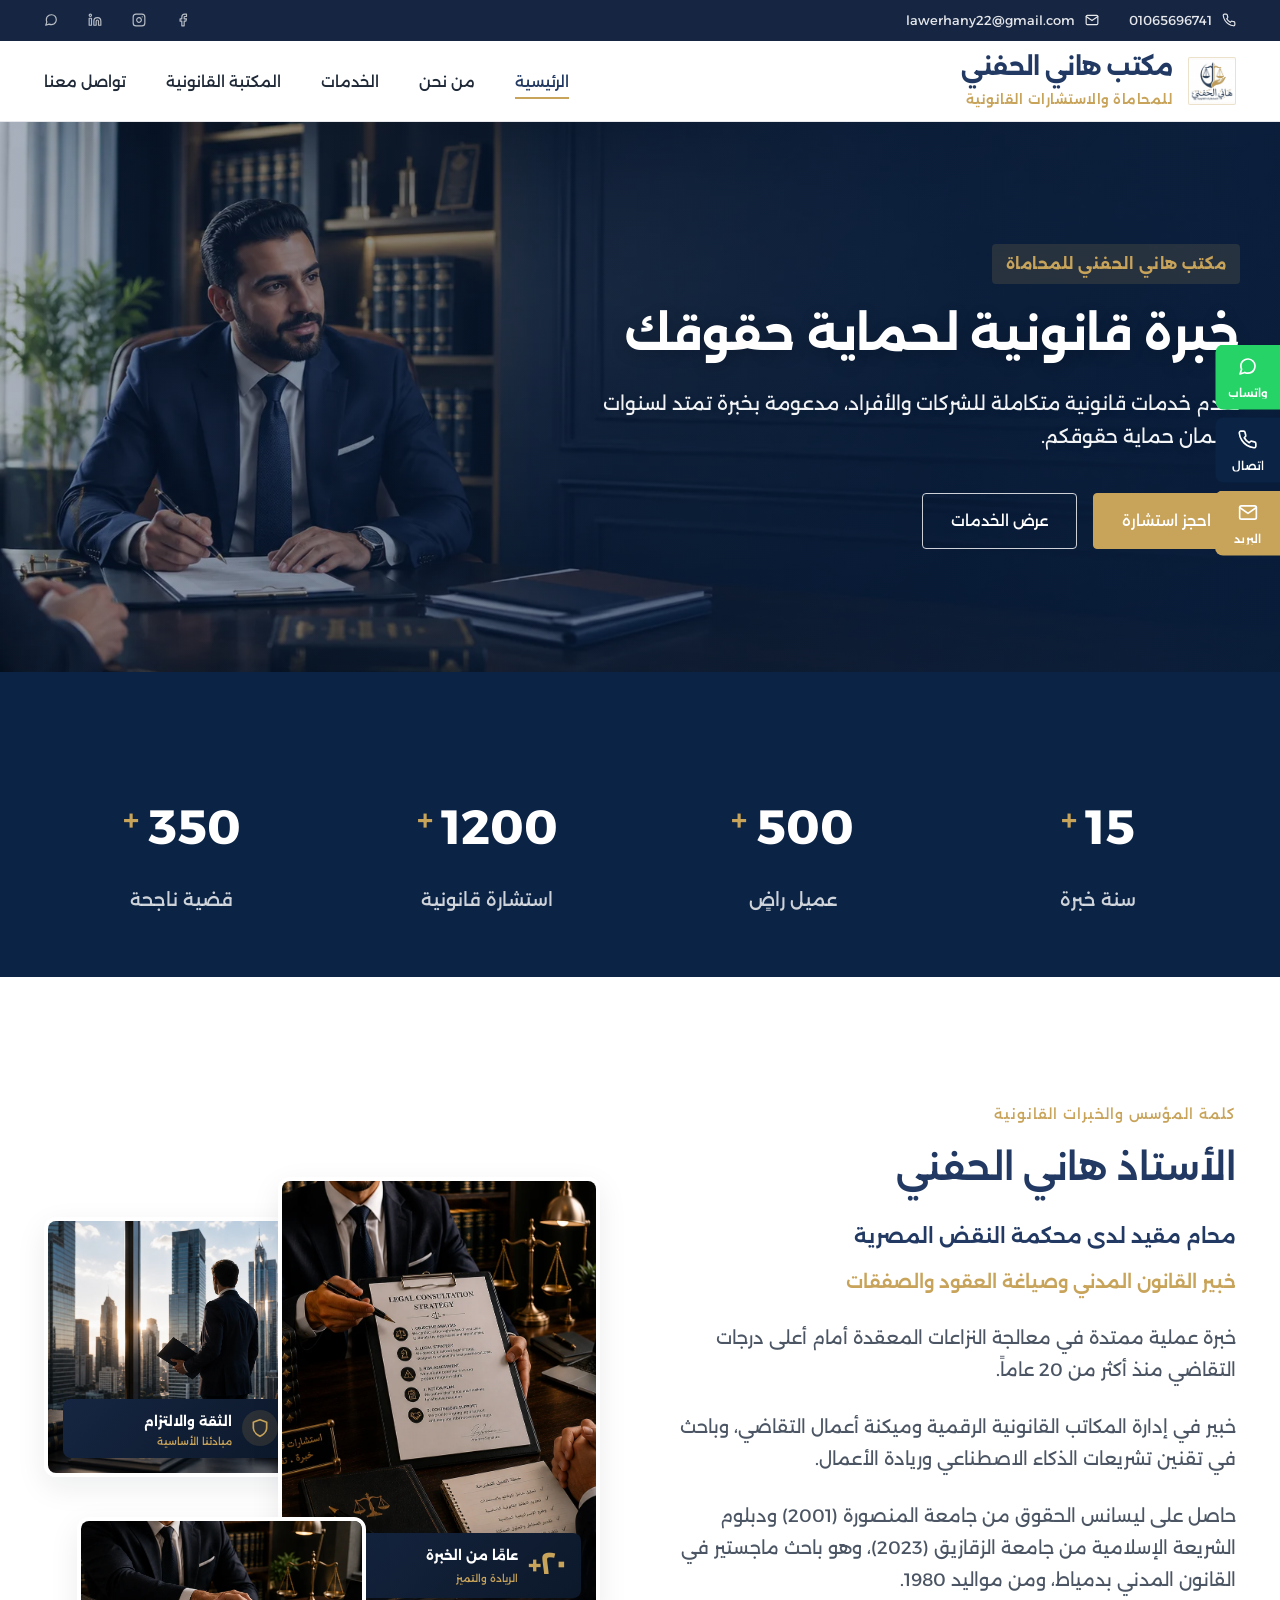
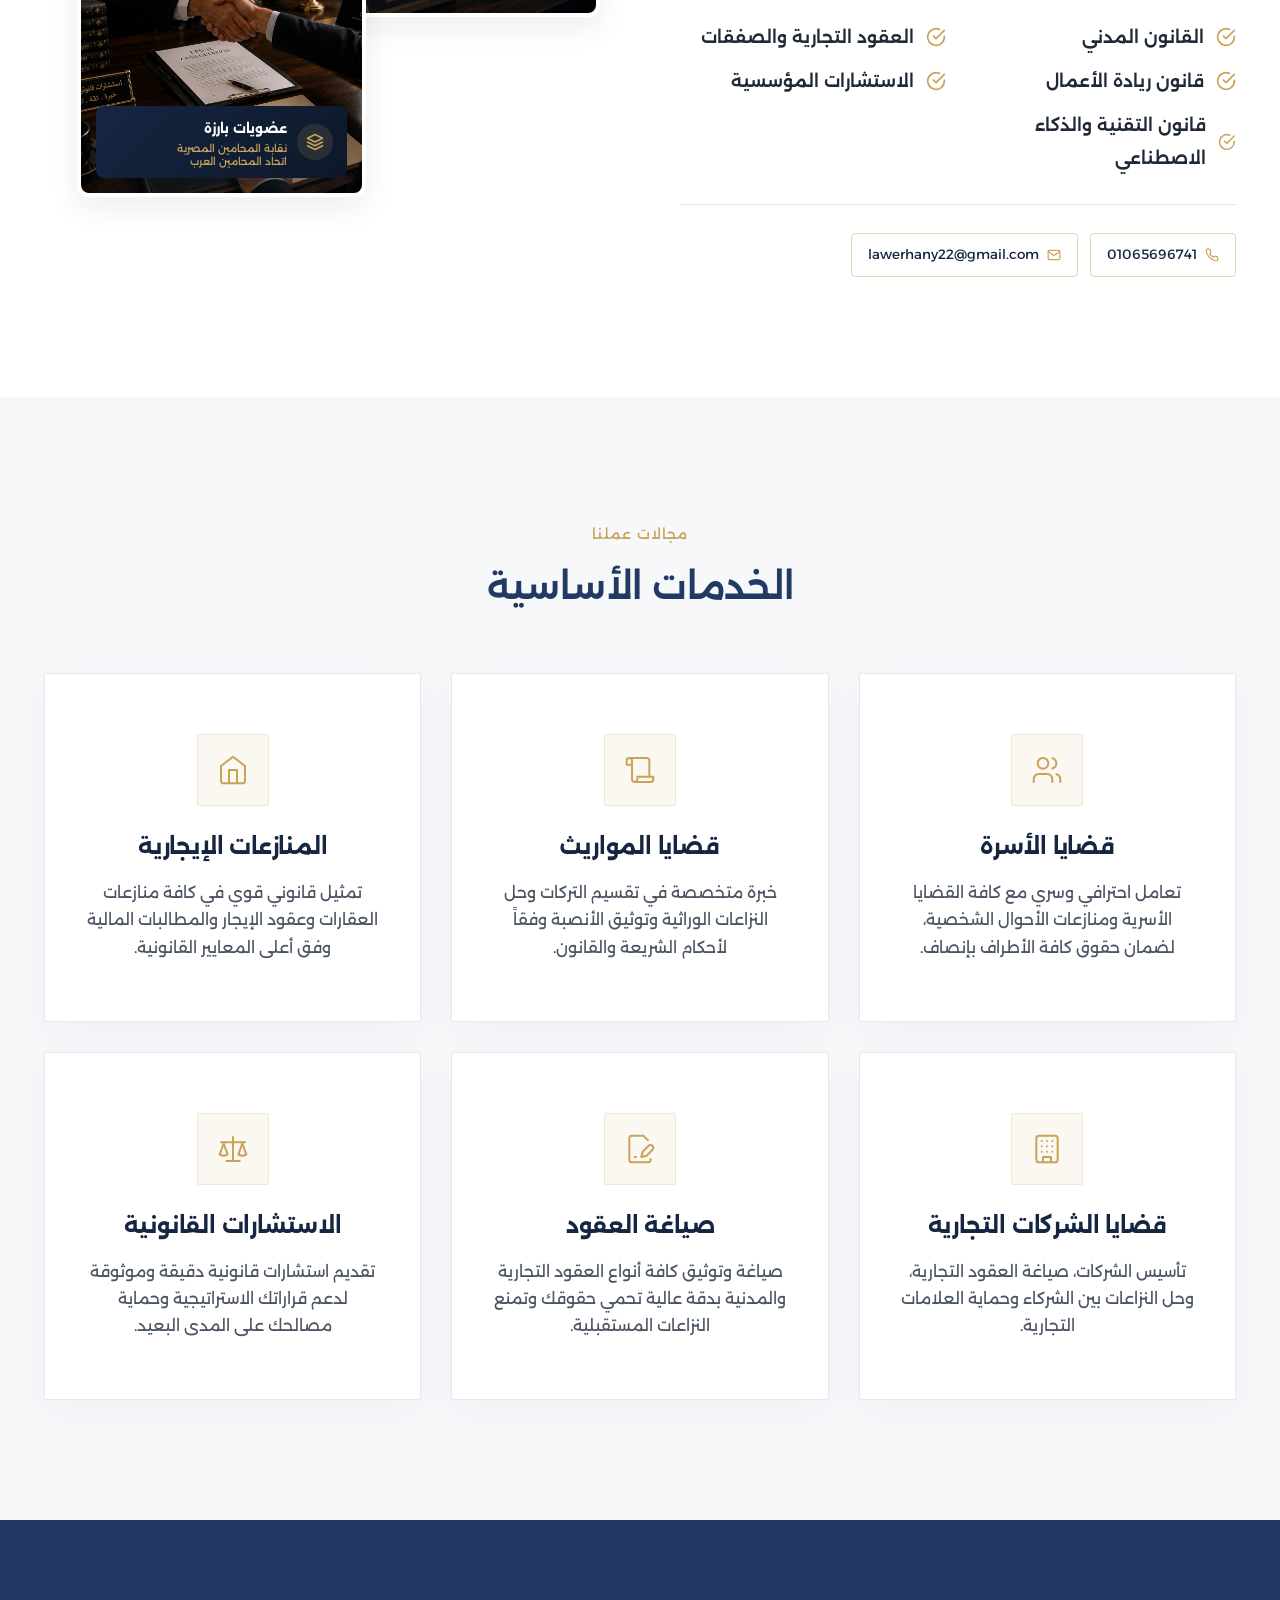
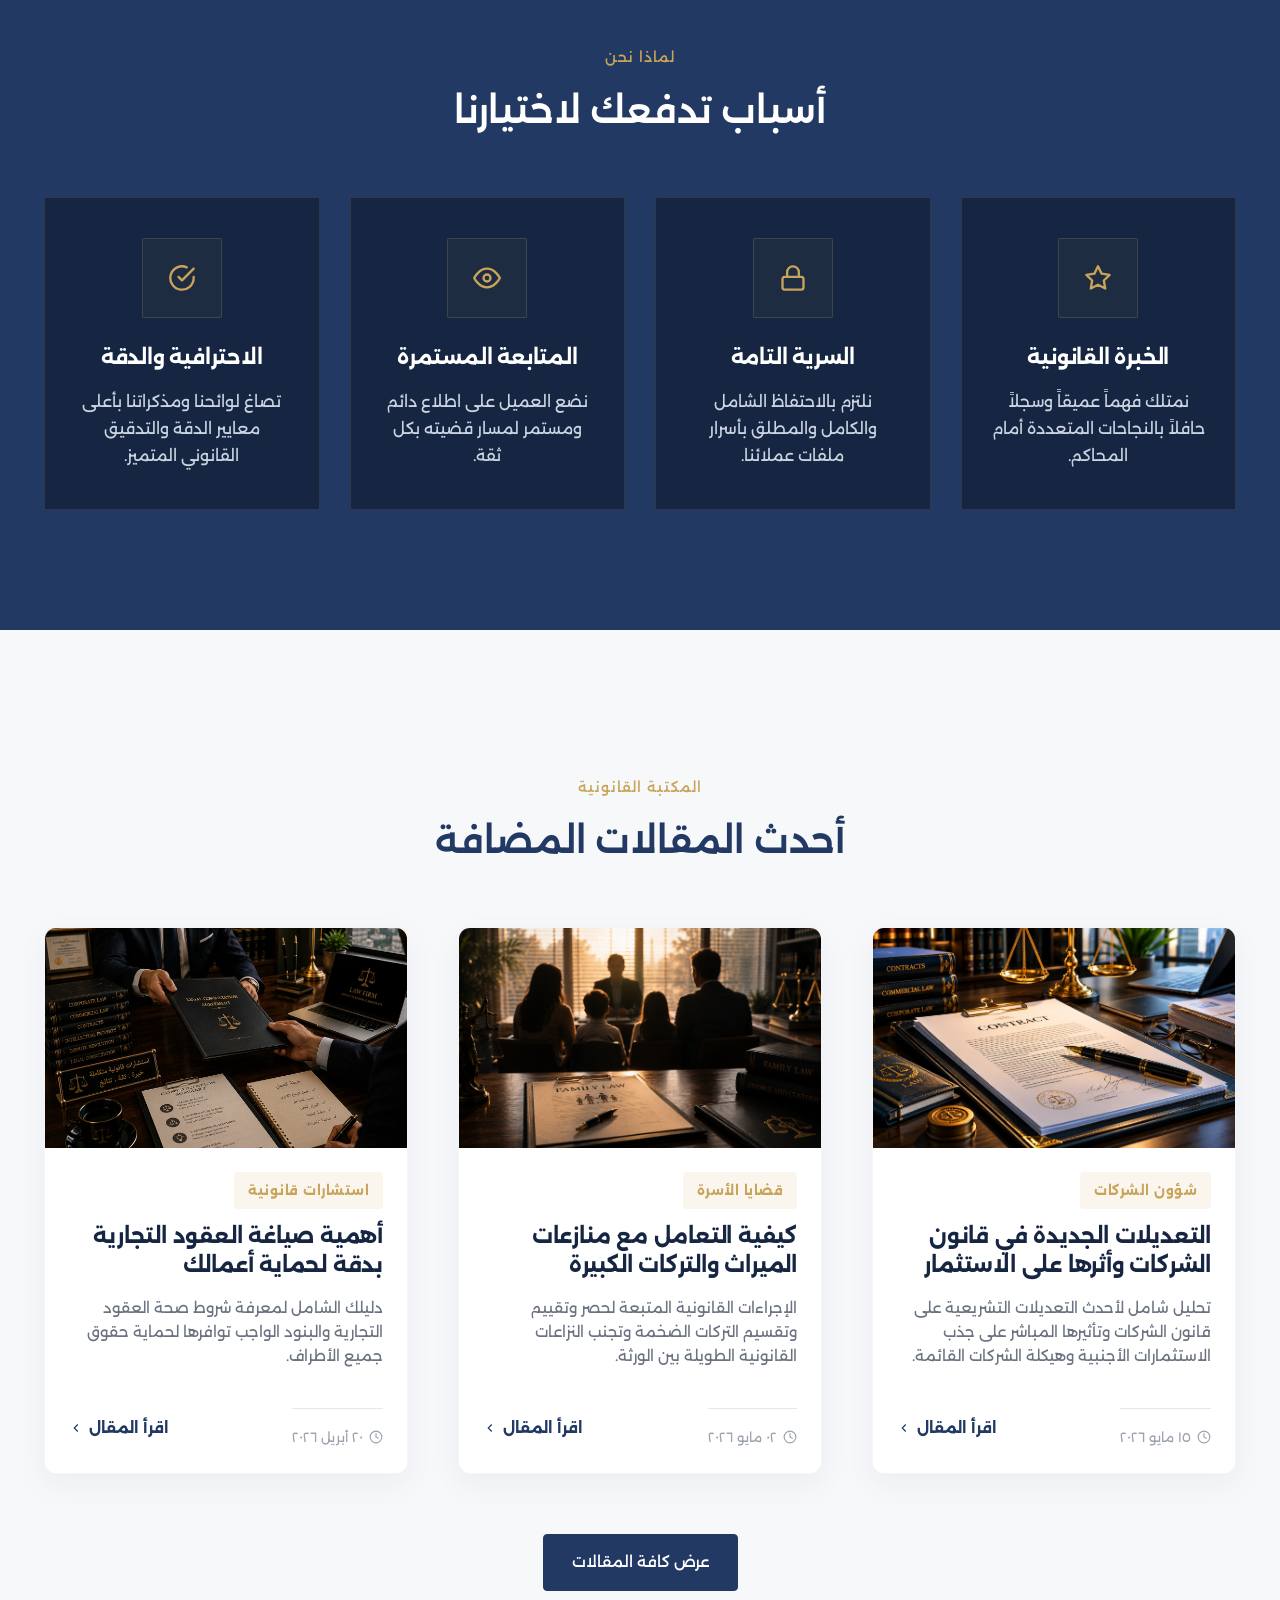
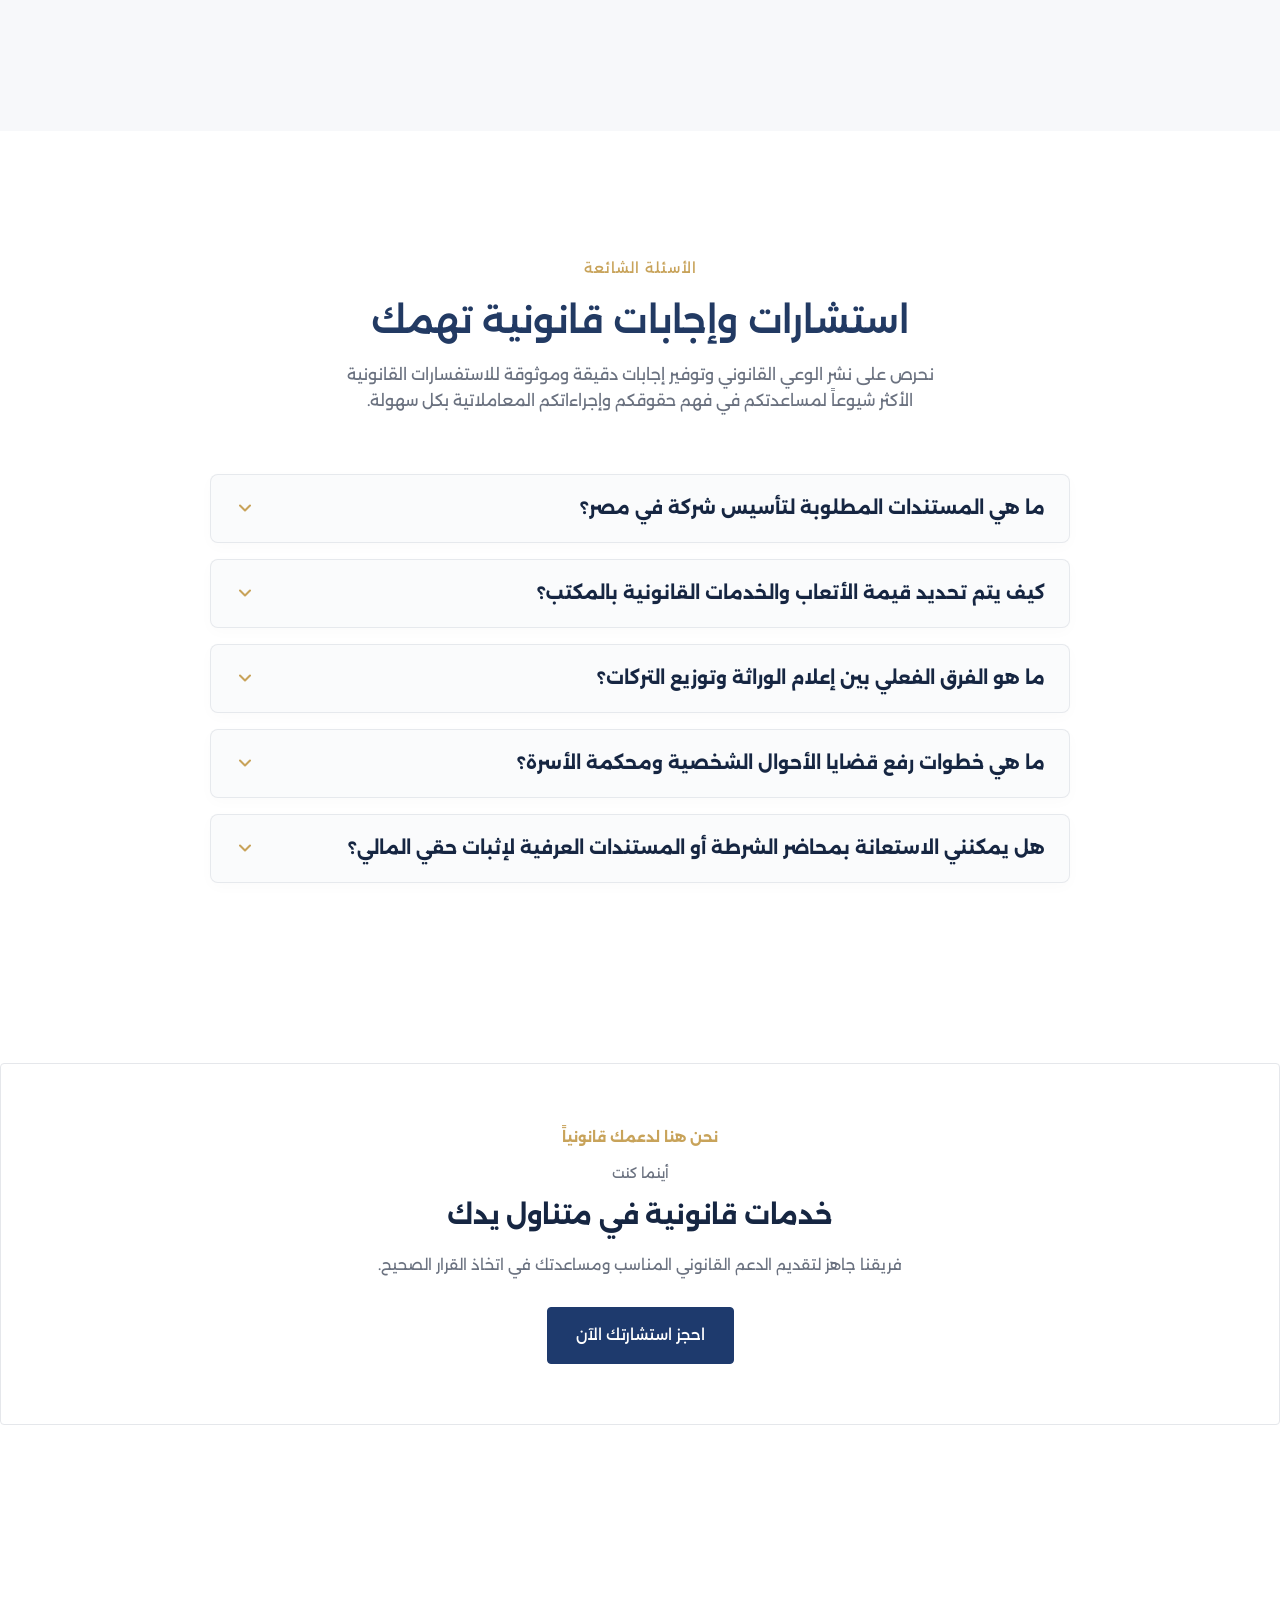
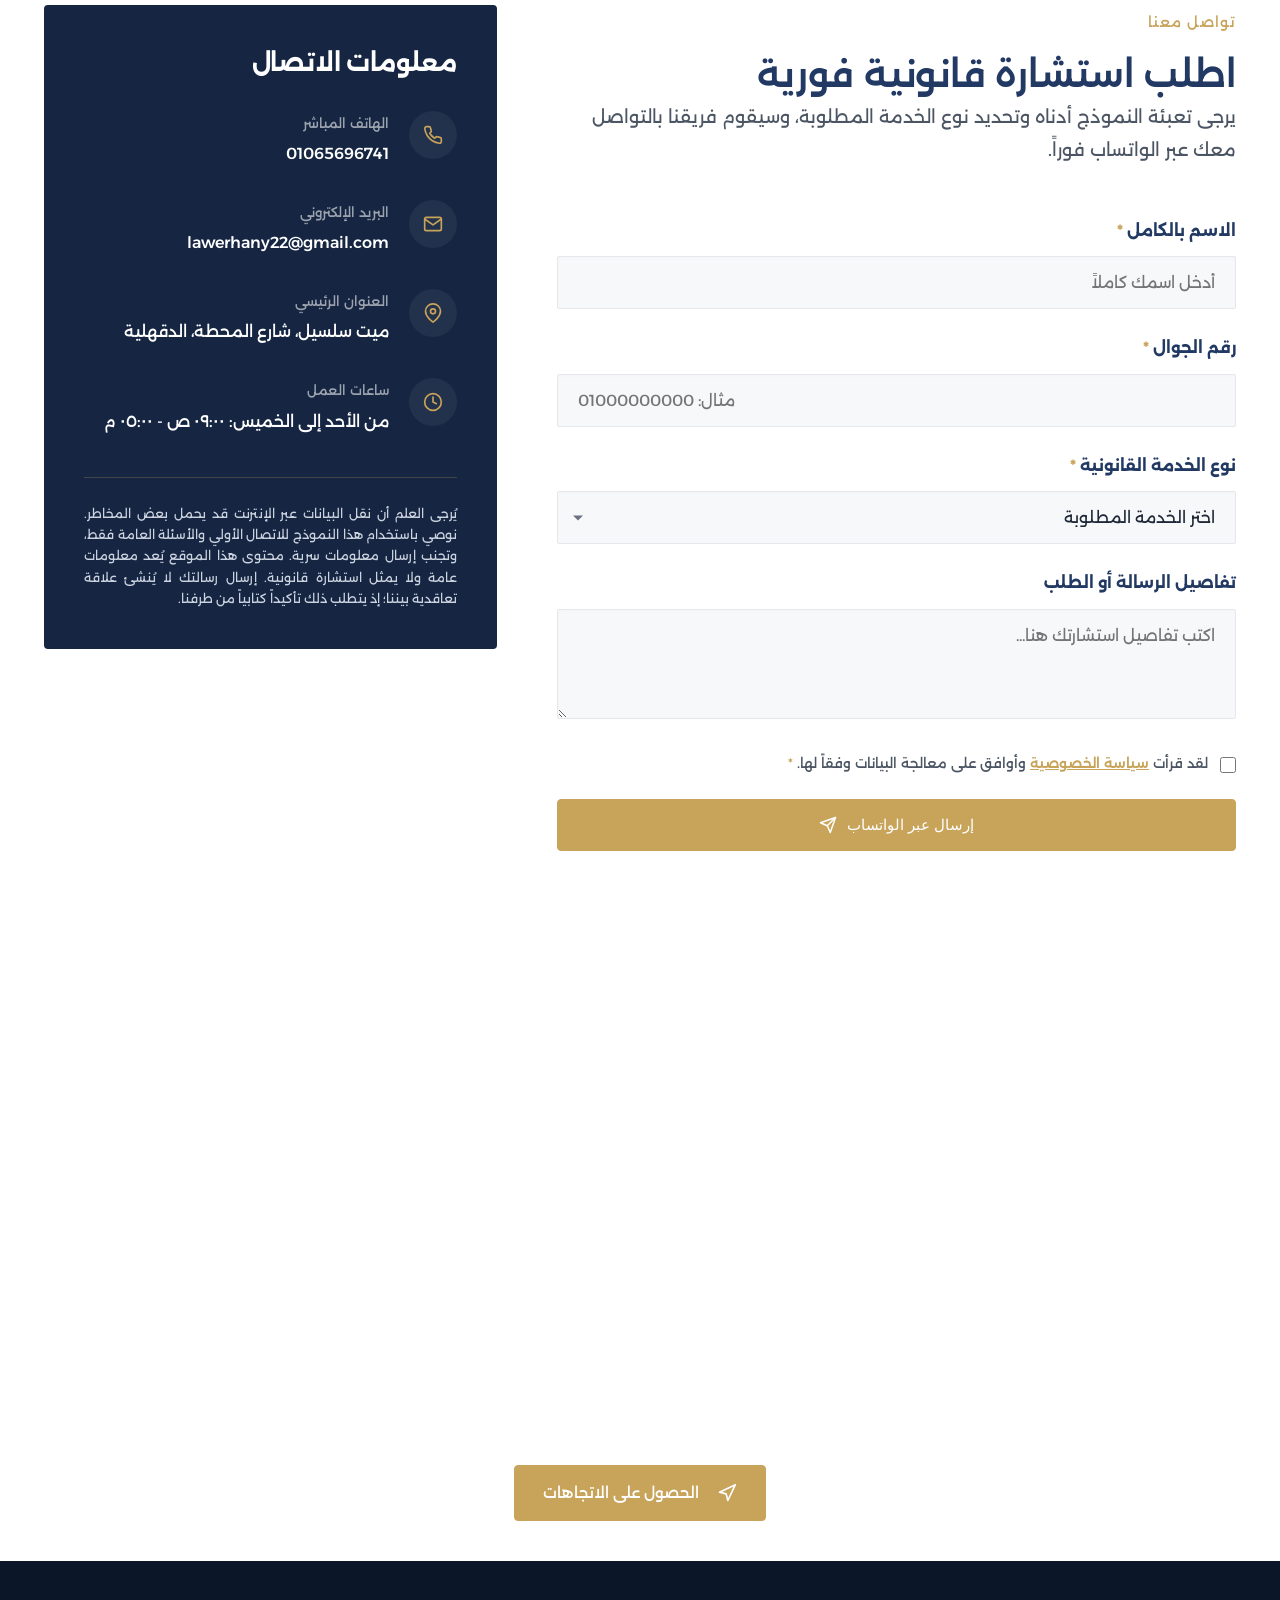
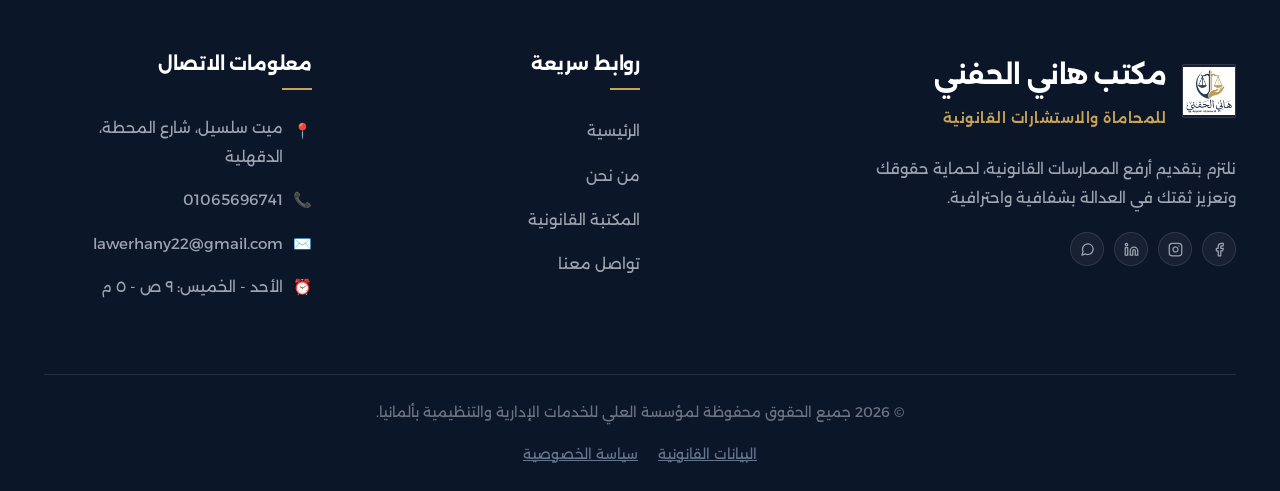
<file: index.html>
<!doctype html>
<html lang="ar" dir="rtl">
  <head>
    <meta charset="UTF-8" />
    <meta name="viewport" content="width=device-width, initial-scale=1.0" />
    <meta
      name="description"
      content="مكتب هاني الحفني للمحاماة والاستشارات القانونية - شريكك القانوني الموثوق. خبرة واسعة في قضايا الأسرة، القضايا المدنية، تأسيس الشركات، والتحكيم الدولي في مصر."
    />
    <meta
      name="keywords"
      content="محامي, محاماة, استشارات قانونية, قضايا الأسرة, الشركات, تحكيم, مصر, مكتب محاماة, محامي متخصص"
    />

    <!-- Open Graph Tags -->
    <meta
      property="og:title"
      content="مكتب هاني الحفني للمحاماة والاستشارات القانونية | خبرة وتميز"
    />
    <meta
      property="og:description"
      content="مكتب هاني الحفني للمحاماة - شريكك القانوني الموثوق. خبرة واسعة في قضايا الأسرة، القضايا المدنية، تأسيس الشركات، والتحكيم الدولي في مصر."
    />
    <meta property="og:url" content="https://www.HanyElhefny.de/" />
    <meta
      property="og:image"
      content="https://www.HanyElhefny.de/assets/images/about/about-hany-beck.webp"
    />
    <meta property="og:type" content="website" />
    <meta property="og:locale" content="ar_EG" />

    <!-- Twitter Card Tags -->
    <meta name="twitter:card" content="summary_large_image" />
    <meta
      name="twitter:title"
      content="مكتب هاني الحفني للمحاماة والاستشارات القانونية"
    />
    <meta
      name="twitter:description"
      content="مكتب هاني الحفني للمحاماة - شريكك القانوني الموثوق لحماية حقوقك."
    />
    <meta
      name="twitter:image"
      content="https://www.HanyElhefny.de/assets/images/about/about-hany-beck.webp"
    />

    <link rel="canonical" href="https://www.HanyElhefny.de/" />
    <title>مكتب هاني الحفني للمحاماة والاستشارات القانونية | خبرة وتميز</title>

    <!-- Schema.org LegalService & Attorney Markup -->
    <script type="application/ld+json">
      {
        "@context": "https://schema.org",
        "@graph": [
          {
            "@type": "LegalService",
            "@id": "https://www.HanyElhefny.de/#organization",
            "name": "مكتب هاني الحفني للمحاماة والاستشارات القانونية",
            "url": "https://www.HanyElhefny.de/",
            "logo": "https://www.HanyElhefny.de/assets/images/logo/logo.webp",
            "image": "https://www.HanyElhefny.de/assets/images/about/about-hany-beck.webp",
            "description": "مكتب محاماة رائد ومقراً للخبرة المتجذرة في العمل القانوني وتأسيس الشركات وفض المنازعات في مصر.",
            "telephone": "+201065696741",
            "email": "lawerhany22@gmail.com",
            "address": {
              "@type": "PostalAddress",
              "streetAddress": "شارع المحطة",
              "addressLocality": "ميت سلسيل",
              "addressRegion": "الدقهلية",
              "addressCountry": "EG"
            },
            "openingHoursSpecification": {
              "@type": "OpeningHoursSpecification",
              "dayOfWeek": [
                "Sunday",
                "Monday",
                "Tuesday",
                "Wednesday",
                "Thursday"
              ],
              "opens": "09:00",
              "closes": "17:00"
            },
            "priceRange": "$$",
            "sameAs": [
              "https://www.facebook.com/profile.php?id=61581165903852",
              "https://www.linkedin.com/in/hany-elhefny-36672531a"
            ]
          },
          {
            "@type": "Attorney",
            "@id": "https://www.HanyElhefny.de/#attorney",
            "name": "هاني الحفني",
            "jobTitle": "مؤسس ومحامي نقض",
            "worksFor": { "@id": "https://www.HanyElhefny.de/#organization" }
          }
        ]
      }
    </script>

    <!-- FAQPage JSON-LD Structured Data -->
    <script type="application/ld+json">
      {
        "@context": "https://schema.org",
        "@type": "FAQPage",
        "mainEntity": [
          {
            "@type": "Question",
            "name": "ما هي المستندات المطلوبة لتأسيس شركة في مصر؟",
            "acceptedAnswer": {
              "@type": "Answer",
              "text": "لتأسيس شركة جديدة، تتطلب الإجراءات القانونية عادةً تقديم المستندات التالية: صورة بطاقات الرقم القومي السارية للشركاء والمؤسسين (أو جوازات السفر لغير المصريين)، توكيلات تأسيس الشركات الصادرة من الشركاء لصالح الوكيل القانوني بالمكتب، شهادة عدم التباس الاسم التجاري (يتم استخراجها من مكتب السجل التجاري)، وشهادة بنكية بإيداع نسبة رأس المال المطلوبة قانوناً. نهتم في مكتب الأستاذ هاني الحفني بإنهاء كافة إجراءات التأسيس واستخراج السجل التجاري والبطاقة الضريبية وتراخيص النشاط بأقصى سرعة ودون عناء لعملائنا الكرام."
            }
          },
          {
            "@type": "Question",
            "name": "كيف يتم تحديد قيمة الأتعاب والخدمات القانونية بالمكتب؟",
            "acceptedAnswer": {
              "@type": "Answer",
              "text": "يتم تحديد الأتعاب المهنية بكل شفافية ووضوح بناءً على عدة عوامل دقيقة، منها: درجة تعقيد وتشعب القضية أو المعاملة المطلوبة، والوقت الكلي والجهد المقدر لإعداد المذكرات وحضور الجلسات ومراجعة الجهات المعنية. يتم توقيع عقد اتفاق مهني مكتوب بالتفصيل يوضح كافة الأتعاب المتفق عليها وطرق السداد، وكذلك الرسوم والمصروفات القضائية والنثرية اللازمة لسير الدعوى، مما يضمن للعميل الشفافية المطلقة وحفظ حقوق كافة الأطراف."
            }
          },
          {
            "@type": "Question",
            "name": "ما هو الفرق الفعلي بين إعلام الوراثة وتوزيع التركات؟",
            "acceptedAnswer": {
              "@type": "Answer",
              "text": "إعلام الوراثة (حصر الورثة) هو مستند وقرار رسمي ملزم يصدر عن محكمة الأسرة بهدف إثبات وفاة المورث وتحديد أسماء الورثة المستحقين وتعيين حصصهم وأنصبتهم الشرعية بدقة، دون الإشارة لحجم التركة. أما توزيع التركة وتقسيمها فهي مرحلة لاحقة يتم بموجبها جرد وحصر الأصول الفعلية المورثة (من عقارات، أراضي، سندات، أو شركات) وتقسيمها عيناً أو مالاً بين المستحقين؛ صلحاً وتوافقاً عبر صياغة عقود قسمة موثقة بمكتبنا، أو قضائياً بدعوى الفرز والتجنيب وتصفية التركة."
            }
          },
          {
            "@type": "Question",
            "name": "ما هي خطوات رفع قضايا الأحوال الشخصية ومحكمة الأسرة؟",
            "acceptedAnswer": {
              "@type": "Answer",
              "text": "تبدأ قضايا محكمة الأسرة (كالنفقات، الخلع، الطلاق، والحضانة) بوجوب تقديم طلب تسوية أمام مكتب تسوية المنازعات الأسرية بالمحكمة المختصة. يتولى المختصون استدعاء الطرفين ودياً لمحاولة حل النزاع ودياً. وفي حال تعذر التوصل لاتفاق خلال 15 يوماً، يصرح المكتب لمقدم الطلب بإقامة الدعوى القضائية رسمياً أمام الدائرة المختصة ليرفعها ويتابعها المحامي."
            }
          },
          {
            "@type": "Question",
            "name": "هل يمكنني الاستعانة بمحاضر الشرطة أو المستندات العرفية لإثبات حقي المالي؟",
            "acceptedAnswer": {
              "@type": "Answer",
              "text": "نعم، تعتبر المحاضر وإيصالات الأمانة والمستندات العرفية من أدلة الإثبات القوية في القضايا المدنية والتجارية والجنائية، بشرط أن تكون مستوفية للشروط القانونية الأساسية مثل صحة التوقيع وعدم وجود شبهة إكراه. يقوم مكتبنا بمراجعة العقود والإيصالات لبيان قيمتها القانونية وتدعيمها بالإجراءات المناسبة مثل دعاوى صحة التوقيع أو الصحة والنفاذ."
            }
          }
        ]
      }
    </script>

    <!-- Open Graph / Facebook -->
    <meta property="og:type" content="website" />
    <meta property="og:url" content="https://www.HanyElhefny.de/" />
    <meta
      property="og:title"
      content="مكتب هاني الحفني للمحاماة والاستشارات القانونية"
    />
    <meta
      property="og:description"
      content="مكتب هاني الحفني للمحاماة والاستشارات القانونية - شريكك القانوني الموثوق لجميع القضايا والاستشارات."
    />
    <meta
      property="og:image"
      content="https://www.HanyElhefny.de/assets/images/seo/og-image.webp"
    />

    <!-- Twitter -->
    <meta property="twitter:card" content="summary_large_image" />
    <meta property="twitter:url" content="https://www.HanyElhefny.de/" />
    <meta
      property="twitter:title"
      content="مكتب هاني الحفني للمحاماة الاستشارات القانونية"
    />
    <meta
      property="twitter:description"
      content="مكتب هاني الحفني للمحاماة - شريكك القانوني الموثوق."
    />
    <meta
      property="twitter:image"
      content="https://www.HanyElhefny.de/assets/images/seo/og-image.webp"
    />

    <!-- Preload first hero image -->
    <link rel="preload" href="assets/images/home/hero-slide-1.webp" as="image">
    <!-- Google Fonts: Alexandria for premium Arabic typography -->
    <link rel="preconnect" href="https://fonts.googleapis.com" />
    <link rel="preconnect" href="https://fonts.gstatic.com" crossorigin />
    <link
      href="https://fonts.googleapis.com/css2?family=Alexandria:wght@300;400;500;600;700;800&display=swap"
      rel="stylesheet"
      media="print" onload="this.media='all'"
    />
    <noscript>
      <link rel="stylesheet" href="https://fonts.googleapis.com/css2?family=Alexandria:wght@300;400;500;600;700;800&display=swap">
    </noscript>

    <link rel="stylesheet" href="css/style.min.css" />
    <link rel="stylesheet" href="css/responsive.min.css" />
  </head>
  <body>
    <!-- TOP BAR -->
    <div class="top-bar">
      <div class="container top-bar-inner">
        <div class="top-contacts">
          <a href="tel:01065696741" class="top-phone">
            <svg
              width="14"
              height="14"
              viewBox="0 0 24 24"
              fill="none"
              stroke="currentColor"
              stroke-width="2"
              stroke-linecap="round"
              stroke-linejoin="round"
            >
              <path
                d="M22 16.92v3a2 2 0 0 1-2.18 2 19.79 19.79 0 0 1-8.63-3.07 19.5 19.5 0 0 1-6-6 19.79 19.79 0 0 1-3.07-8.67A2 2 0 0 1 4.11 2h3a2 2 0 0 1 2 1.72 12.84 12.84 0 0 0 .7 2.81 2 2 0 0 1-.45 2.11L8.09 9.91a16 16 0 0 0 6 6l1.27-1.27a2 2 0 0 1 2.11-.45 12.84 12.84 0 0 0 2.81.7A2 2 0 0 1 22 16.92z"
              ></path>
            </svg>
            01065696741
          </a>
          <a href="mailto:lawerhany22@gmail.com" class="top-email">
            <svg
              width="14"
              height="14"
              viewBox="0 0 24 24"
              fill="none"
              stroke="currentColor"
              stroke-width="2"
              stroke-linecap="round"
              stroke-linejoin="round"
            >
              <path
                d="M4 4h16c1.1 0 2 .9 2 2v12c0 1.1-.9 2-2 2H4c-1.1 0-2-.9-2-2V6c0-1.1.9-2 2-2z"
              ></path>
              <polyline points="22,6 12,13 2,6"></polyline>
            </svg>
            lawerhany22@gmail.com
          </a>
        </div>
        <div class="top-socials">
          <a
            href="https://www.facebook.com/profile.php?id=61581165903852"
            target="_blank"
            rel="noopener noreferrer"
            aria-label="Facebook"
          >
            <svg
              width="14"
              height="14"
              viewBox="0 0 24 24"
              fill="none"
              stroke="currentColor"
              stroke-width="2"
              stroke-linecap="round"
              stroke-linejoin="round"
            >
              <path
                d="M18 2h-3a5 5 0 0 0-5 5v3H7v4h3v8h4v-8h3l1-4h-4V7a1 1 0 0 1 1-1h3z"
              ></path>
            </svg>
          </a>
          <a
            href="https://www.instagram.com/"
            target="_blank"
            rel="noopener noreferrer"
            aria-label="Instagram"
          >
            <svg
              width="14"
              height="14"
              viewBox="0 0 24 24"
              fill="none"
              stroke="currentColor"
              stroke-width="2"
              stroke-linecap="round"
              stroke-linejoin="round"
            >
              <rect x="2" y="2" width="20" height="20" rx="5" ry="5"></rect>
              <path d="M16 11.37A4 4 0 1 1 12.63 8 4 4 0 0 1 16 11.37z"></path>
              <line x1="17.5" y1="6.5" x2="17.51" y2="6.5"></line>
            </svg>
          </a>
          <a
            href="https://www.linkedin.com/in/hany-elhefny-36672531a"
            target="_blank"
            rel="noopener noreferrer"
            aria-label="LinkedIn"
          >
            <svg
              width="14"
              height="14"
              viewBox="0 0 24 24"
              fill="none"
              stroke="currentColor"
              stroke-width="2"
              stroke-linecap="round"
              stroke-linejoin="round"
            >
              <path
                d="M16 8a6 6 0 0 1 6 6v7h-4v-7a2 2 0 0 0-2-2 2 2 0 0 0-2 2v7h-4v-7a6 6 0 0 1 6-6z"
              ></path>
              <rect x="2" y="9" width="4" height="12"></rect>
              <circle cx="4" cy="4" r="2"></circle>
            </svg>
          </a>
          <a
            href="https://wa.me/201065696741"
            target="_blank"
            rel="noopener noreferrer"
            aria-label="WhatsApp"
          >
            <svg
              width="14"
              height="14"
              viewBox="0 0 24 24"
              fill="none"
              stroke="currentColor"
              stroke-width="2"
              stroke-linecap="round"
              stroke-linejoin="round"
            >
              <path
                d="M21 11.5a8.38 8.38 0 0 1-.9 3.8 8.5 8.5 0 0 1-7.6 4.7 8.38 8.38 0 0 1-3.8-.9L3 21l1.9-5.7a8.38 8.38 0 0 1-.9-3.8 8.5 8.5 0 0 1 4.7-7.6 8.38 8.38 0 0 1 3.8-.9h.5a8.48 8.48 0 0 1 8 8v.5z"
              ></path>
            </svg>
          </a>
        </div>
      </div>
    </div>

    <!-- HEADER -->
    <header class="main-header" id="header">
      <div class="container header-inner">
        <a href="#home" class="logo">
          <div class="logo-icon">
              <img src="assets/images/logo/logo.webp" alt="مكتب هاني الحفني" width="48" height="48" style="object-fit: contain;" decoding="async">
            </div>
          <div class="logo-text">
            <h1>مكتب هاني الحفني</h1>
            <span>للمحاماة والاستشارات القانونية</span>
          </div>
        </a>

        <button class="mobile-menu-btn" aria-label="Toggle Menu" id="menuBtn">
          <svg
            width="24"
            height="24"
            viewBox="0 0 24 24"
            fill="none"
            stroke="currentColor"
            stroke-width="2"
            stroke-linecap="round"
            stroke-linejoin="round"
          >
            <line x1="3" y1="12" x2="21" y2="12"></line>
            <line x1="3" y1="6" x2="21" y2="6"></line>
            <line x1="3" y1="18" x2="21" y2="18"></line>
          </svg>
        </button>

        <nav class="main-nav" id="mainNav">
          <ul>
            <li><a href="#home" class="active">الرئيسية</a></li>
            <li><a href="#about">من نحن</a></li>
            <li><a href="#services">الخدمات</a></li>
            <li><a href="#blog">المكتبة القانونية</a></li>
            <li><a href="#contact">تواصل معنا</a></li>
          </ul>
        </nav>
      </div>
    </header>

    <main>
    <!-- HERO SECTION -->
    <section class="hero-slider-section" id="home">
      <div class="hero-slider" id="heroSlider">
        <!-- Slide 1 -->
        <div
          class="hero-slide active"
          style="
            background-image: url(&quot;assets/images/home/hero-slide-1.webp&quot;);
          "
        >
          <div class="slide-overlay"></div>
          <div class="container hero-container-slider">
            <div class="hero-text-content">
              <span class="hero-subtitle">مكتب هاني الحفني للمحاماة</span>
              <h1 class="hero-title">خبرة قانونية لحماية حقوقك</h1>
              <p class="hero-text">
                نقدم خدمات قانونية متكاملة للشركات والأفراد، مدعومة بخبرة تمتد
                لسنوات لضمان حماية حقوقكم.
              </p>
              <div class="hero-actions">
                <a href="#contact" class="btn hero-btn-primary">احجز استشارة</a>
                <a href="#services" class="btn hero-btn-secondary">عرض الخدمات</a>
              </div>
            </div>
          </div>
        </div>

        <!-- Slide 2 -->
        <div
          class="hero-slide"
          style="
            background-image: url(&quot;assets/images/home/hero-slide-2.webp&quot;);
          "
        >
          <div class="slide-overlay"></div>
          <div class="container hero-container-slider">
            <div class="hero-text-content">
              <span class="hero-subtitle">للشركات والمؤسسات</span>
              <h1 class="hero-title">
                استشارات قانونية متخصصة للأفراد والشركات
              </h1>
              <p class="hero-text">
                نقدم دراسات وافية ورؤى قانونية عميقة، لضمان اتخاذ قرارات آمنة
                وصحيحة في تعاملاتكم.
              </p>
              <div class="hero-actions">
                <a href="#contact" class="btn hero-btn-primary">احجز استشارة</a>
                <a href="#services" class="btn hero-btn-secondary">عرض الخدمات</a>
              </div>
            </div>
          </div>
        </div>

        <!-- Slide 3 -->
        <div
          class="hero-slide"
          style="
            background-image: url(&quot;assets/images/home/hero-slide-3.webp&quot;);
          "
        >
          <div class="slide-overlay"></div>
          <div class="container hero-container-slider">
            <div class="hero-text-content">
              <span class="hero-subtitle">دقة واحترافية</span>
              <h1 class="hero-title">صياغة العقود وتمثيل العملاء باحترافية</h1>
              <p class="hero-text">
                ندون أدق التفاصيل لضمان حقوق عملائنا في الشراكات، والتمثيل أمام
                كافة الجهات القضائية.
              </p>
              <div class="hero-actions">
                <a href="#contact" class="btn hero-btn-primary">احجز استشارة</a>
                <a href="#services" class="btn hero-btn-secondary">عرض الخدمات</a>
              </div>
            </div>
          </div>
        </div>

        <!-- Slide 4 -->
        <div
          class="hero-slide"
          style="
            background-image: url(&quot;assets/images/home/hero-slide-4.webp&quot;);
          "
        >
          <div class="slide-overlay"></div>
          <div class="container hero-container-slider">
            <div class="hero-text-content">
              <span class="hero-subtitle">نخبة من المستشارين</span>
              <h1 class="hero-title">حلول قانونية متكاملة لجميع القضايا</h1>
              <p class="hero-text">
                نقف إلى جانبك بخبرات متنوعة تغطي القضايا التجارية، المدنية،
                الجنائية، والأحوال الشخصية.
              </p>
              <div class="hero-actions">
                <a href="#contact" class="btn hero-btn-primary">احجز استشارة</a>
                <a href="#services" class="btn hero-btn-secondary">عرض الخدمات</a>
              </div>
            </div>
          </div>
        </div>
      </div>
    </section>

    <!-- PREMIUM STATS SECTION -->
    <section class="section premium-stats" id="statistics">
      <div class="container">
        <div class="premium-stats-grid" id="statsCounter">
          <div class="premium-stat-item">
            <div class="stat-value" data-target="15">0</div>
            <div class="stat-plus">+</div>
            <div class="stat-label">سنة خبرة</div>
          </div>
          <div class="premium-stat-item">
            <div class="stat-value" data-target="500">0</div>
            <div class="stat-plus">+</div>
            <div class="stat-label">عميل راضٍ</div>
          </div>
          <div class="premium-stat-item">
            <div class="stat-value" data-target="1200">0</div>
            <div class="stat-plus">+</div>
            <div class="stat-label">استشارة قانونية</div>
          </div>
          <div class="premium-stat-item">
            <div class="stat-value" data-target="350">0</div>
            <div class="stat-plus">+</div>
            <div class="stat-label">قضية ناجحة</div>
          </div>
        </div>
      </div>
    </section>

    <!-- ABOUT SECTION -->
    <section class="section about" id="about">
      <div class="container">
        <div class="about-grid">
          <div class="about-content">
            <span class="section-subtitle">كلمة المؤسس والخبرات القانونية</span>
            <h2 class="section-title" style="margin-bottom: 24px">
              الأستاذ هاني الحفني
            </h2>
            <p
              class="about-text"
              style="
                font-weight: 600;
                color: var(--primary);
                font-size: 20px;
                margin-bottom: 12px;
              "
            >
              محام مقيد لدى محكمة النقض المصرية
            </p>
            <p
              class="about-text"
              style="
                font-weight: 600;
                color: var(--secondary);
                font-size: 18px;
                margin-bottom: 24px;
              "
            >
              خبير القانون المدني وصياغة العقود والصفقات
            </p>
            <p class="about-text">
              خبرة عملية ممتدة في معالجة النزاعات المعقدة أمام أعلى درجات التقاضي منذ أكثر من 20 عاماً.
            </p>
            <p class="about-text">
              خبير في إدارة المكاتب القانونية الرقمية وميكنة أعمال التقاضي، وباحث في تقنين تشريعات الذكاء الاصطناعي وريادة الأعمال.
            </p>
            <p class="about-text">
              حاصل على ليسانس الحقوق من جامعة المنصورة (2001) ودبلوم الشريعة الإسلامية من جامعة الزقازيق (2023)، وهو باحث ماجستير في القانون المدني بدمياط، ومن مواليد 1980.
            </p>

            <ul
              class="about-features"
              style="list-style: none; padding: 0; margin-bottom: 30px; display: grid; grid-template-columns: repeat(auto-fit, minmax(200px, 1fr)); gap: 12px 24px;"
            >
              <li
                style="
                  display: flex;
                  align-items: center;
                  gap: 12px;
                  color: var(--text-main);
                  font-weight: 600;
                "
              >
                <svg
                  width="20"
                  height="20"
                  viewBox="0 0 24 24"
                  fill="none"
                  stroke="var(--secondary)"
                  stroke-width="2"
                  stroke-linecap="round"
                  stroke-linejoin="round"
                >
                  <path d="M22 11.08V12a10 10 0 1 1-5.93-9.14"></path>
                  <polyline points="22 4 12 14.01 9 11.01"></polyline>
                </svg>
                القانون المدني
              </li>
              <li
                style="
                  display: flex;
                  align-items: center;
                  gap: 12px;
                  color: var(--text-main);
                  font-weight: 600;
                "
              >
                <svg
                  width="20"
                  height="20"
                  viewBox="0 0 24 24"
                  fill="none"
                  stroke="var(--secondary)"
                  stroke-width="2"
                  stroke-linecap="round"
                  stroke-linejoin="round"
                >
                  <path d="M22 11.08V12a10 10 0 1 1-5.93-9.14"></path>
                  <polyline points="22 4 12 14.01 9 11.01"></polyline>
                </svg>
                العقود التجارية والصفقات
              </li>
              <li
                style="
                  display: flex;
                  align-items: center;
                  gap: 12px;
                  color: var(--text-main);
                  font-weight: 600;
                "
              >
                <svg
                  width="20"
                  height="20"
                  viewBox="0 0 24 24"
                  fill="none"
                  stroke="var(--secondary)"
                  stroke-width="2"
                  stroke-linecap="round"
                  stroke-linejoin="round"
                >
                  <path d="M22 11.08V12a10 10 0 1 1-5.93-9.14"></path>
                  <polyline points="22 4 12 14.01 9 11.01"></polyline>
                </svg>
                قانون ريادة الأعمال
              </li>
              <li
                style="
                  display: flex;
                  align-items: center;
                  gap: 12px;
                  color: var(--text-main);
                  font-weight: 600;
                "
              >
                <svg
                  width="20"
                  height="20"
                  viewBox="0 0 24 24"
                  fill="none"
                  stroke="var(--secondary)"
                  stroke-width="2"
                  stroke-linecap="round"
                  stroke-linejoin="round"
                >
                  <path d="M22 11.08V12a10 10 0 1 1-5.93-9.14"></path>
                  <polyline points="22 4 12 14.01 9 11.01"></polyline>
                </svg>
                الاستشارات المؤسسية
              </li>
              <li
                style="
                  display: flex;
                  align-items: center;
                  gap: 12px;
                  color: var(--text-main);
                  font-weight: 600;
                "
              >
                <svg
                  width="20"
                  height="20"
                  viewBox="0 0 24 24"
                  fill="none"
                  stroke="var(--secondary)"
                  stroke-width="2"
                  stroke-linecap="round"
                  stroke-linejoin="round"
                >
                  <path d="M22 11.08V12a10 10 0 1 1-5.93-9.14"></path>
                  <polyline points="22 4 12 14.01 9 11.01"></polyline>
                </svg>
                قانون التقنية والذكاء الاصطناعي
              </li>
            </ul>

            <!-- About Section CTA buttons -->
            <div class="about-ctas">
              <div class="about-cta-horizontal-divider"></div>
              <a href="tel:01065696741" class="about-cta-btn about-cta-phone">
                <svg width="20" height="20" viewBox="0 0 24 24" fill="none" stroke="currentColor" stroke-width="2" stroke-linecap="round" stroke-linejoin="round">
                  <path d="M22 16.92v3a2 2 0 0 1-2.18 2 19.79 19.79 0 0 1-8.63-3.07 19.5 19.5 0 0 1-6-6 19.79 19.79 0 0 1-3.07-8.67A2 2 0 0 1 4.11 2h3a2 2 0 0 1 2 1.72 12.84 12.84 0 0 0 .7 2.81 2 2 0 0 1-.45 2.11L8.09 9.91a16 16 0 0 0 6 6l1.27-1.27a2 2 0 0 1 2.11-.45 12.84 12.84 0 0 0 2.81.7A2 2 0 0 1 22 16.92z"></path>
                </svg>
                <span>01065696741</span>
              </a>
              <a href="mailto:lawerhany22@gmail.com" class="about-cta-btn about-cta-email">
                <svg width="20" height="20" viewBox="0 0 24 24" fill="none" stroke="currentColor" stroke-width="2" stroke-linecap="round" stroke-linejoin="round">
                  <path d="M4 4h16c1.1 0 2 .9 2 2v12c0 1.1-.9 2-2 2H4c-1.1 0-2-.9-2-2V6c0-1.1.9-2 2-2z"></path>
                  <polyline points="22,6 12,13 2,6"></polyline>
                </svg>
                <span>lawerhany22@gmail.com</span>
              </a>
            </div>
          </div>
          <div class="about-image-wrapper">
            <div class="about-asym-composition">
              <!-- Main Portrait Image (Right Side) -->
              <div class="about-img-container about-img-main">
                <img
                  src="assets/images/about/about-hany-beck.webp"
                  alt="الأستاذ هاني الحفني - مؤسس المكتب"
                  class="about-img-el"
                  referrerPolicy="no-referrer"
                  loading="lazy"
                  decoding="async"
                  width="400"
                  height="500"
                />
                <!-- Experience Badge (٢٠+ عامًا من الخبرة) -->
                <div class="about-experience-badge">
                  <div class="exp-badge-circles">
                    <div class="exp-number">٢٠+</div>
                    <div class="exp-text">
                      <span class="exp-title">عامًا من الخبرة</span>
                      <span class="exp-subtitle">الريادة والتميز</span>
                    </div>
                  </div>
                </div>
              </div>
              <!-- Secondary Office Image (Left Side Top) -->
              <div class="about-img-container about-img-secondary">
                <img
                  src="assets/images/about/about-office.webp"
                  alt="مكتب الاستشارات القانونية"
                  class="about-img-el"
                  referrerPolicy="no-referrer"
                  loading="lazy"
                  decoding="async"
                  width="350"
                  height="250"
                />
                <!-- Elegant Trust / Security Badge ("الثقة والالتزام") -->
                <div class="about-overlay-badge">
                  <div class="badge-icon">
                    <svg
                      width="20"
                      height="20"
                      viewBox="0 0 24 24"
                      fill="none"
                      stroke="var(--secondary)"
                      stroke-width="2"
                      stroke-linecap="round"
                      stroke-linejoin="round"
                    >
                      <path d="M12 22s8-4 8-10V5l-8-3-8 3v7c0 6 8 10 8 10z"></path>
                    </svg>
                  </div>
                  <div class="badge-text">
                    <span class="badge-title">الثقة والالتزام</span>
                    <span class="badge-desc">مبادئنا الأساسية</span>
                  </div>
                </div>
              </div>
              <!-- Tertiary Team Image (Left Side Bottom) -->
              <div class="about-img-container about-img-tertiary">
                <img
                  src="assets/images/about/about-team.webp"
                  alt="فريق مكتب هاني الحفني للمحاماة"
                  class="about-img-el"
                  referrerPolicy="no-referrer"
                  loading="lazy"
                  decoding="async"
                  width="350"
                  height="250"
                />
                <!-- Third Badge: عضويات بارزة -->
                <div class="about-association-badge">
                  <div class="badge-icon">
                    <svg
                      width="18"
                      height="18"
                      viewBox="0 0 24 24"
                      fill="none"
                      stroke="var(--secondary)"
                      stroke-width="2"
                      stroke-linecap="round"
                      stroke-linejoin="round"
                    >
                      <path d="M12 2L2 7l10 5 10-5-10-5z"></path>
                      <path d="M2 17l10 5 10-5"></path>
                      <path d="M2 12l10 5 10-5"></path>
                    </svg>
                  </div>
                  <div class="badge-text">
                    <span class="badge-title">عضويات بارزة</span>
                    <span class="badge-desc">
                      نقابة المحامين المصرية<br />اتحاد المحامين العرب
                    </span>
                  </div>
                </div>
              </div>
            </div>
          </div>
        </div>
      </div>
    </section>

    <!-- SERVICES SECTION -->
    <section class="section services bg-light" id="services">
      <div class="container">
        <div class="section-header center">
          <span class="section-subtitle">مجالات عملنا</span>
          <h2 class="section-title">الخدمات الأساسية</h2>
        </div>
        <div class="services-grid">
          <!-- Service 1: Family Law -->
          <div class="service-card">
            <div class="service-icon">
              <svg
                width="32"
                height="32"
                viewBox="0 0 24 24"
                fill="none"
                stroke="currentColor"
                stroke-width="1.5"
                stroke-linecap="round"
                stroke-linejoin="round"
              >
                <path d="M16 21v-2a4 4 0 0 0-4-4H6a4 4 0 0 0-4 4v2" />
                <circle cx="9" cy="7" r="4" />
                <path d="M22 21v-2a4 4 0 0 0-3-3.87" />
                <path d="M16 3.13a4 4 0 0 1 0 7.75" />
              </svg>
            </div>
            <h3 class="service-title">قضايا الأسرة</h3>
            <p class="service-desc">
              تعامل احترافي وسري مع كافة القضايا الأسرية ومنازعات الأحوال
              الشخصية، لضمان حقوق كافة الأطراف بإنصاف.
            </p>
          </div>
          <!-- Service 2: Inheritance -->
          <div class="service-card">
            <div class="service-icon">
              <svg
                width="32"
                height="32"
                viewBox="0 0 24 24"
                fill="none"
                stroke="currentColor"
                stroke-width="1.5"
                stroke-linecap="round"
                stroke-linejoin="round"
              >
                <path
                  d="M8 21h12a2 2 0 0 0 2-2v-2H10v2a2 2 0 1 1-4 0V5a2 2 0 1 0-4 0v3h4"
                />
                <path d="M19 17V5a2 2 0 0 0-2-2H4" />
              </svg>
            </div>
            <h3 class="service-title">قضايا المواريث</h3>
            <p class="service-desc">
              خبرة متخصصة في تقسيم التركات وحل النزاعات الوراثية وتوثيق الأنصبة
              وفقاً لأحكام الشريعة والقانون.
            </p>
          </div>
          <!-- Service 3: Rental Disputes -->
          <div class="service-card">
            <div class="service-icon">
              <svg
                width="32"
                height="32"
                viewBox="0 0 24 24"
                fill="none"
                stroke="currentColor"
                stroke-width="1.5"
                stroke-linecap="round"
                stroke-linejoin="round"
              >
                <path d="m3 9 9-7 9 7v11a2 2 0 0 1-2 2H5a2 2 0 0 1-2-2z" />
                <polyline points="9 22 9 12 15 12 15 22" />
              </svg>
            </div>
            <h3 class="service-title">المنازعات الإيجارية</h3>
            <p class="service-desc">
              تمثيل قانوني قوي في كافة منازعات العقارات وعقود الإيجار والمطالبات
              المالية وفق أعلى المعايير القانونية.
            </p>
          </div>
          <!-- Service 4: Corporate Law -->
          <div class="service-card">
            <div class="service-icon">
              <svg
                width="32"
                height="32"
                viewBox="0 0 24 24"
                fill="none"
                stroke="currentColor"
                stroke-width="1.5"
                stroke-linecap="round"
                stroke-linejoin="round"
              >
                <rect x="4" y="2" width="16" height="20" rx="2" ry="2" />
                <path d="M9 22v-4h6v4" />
                <path d="M8 6h.01" />
                <path d="M16 6h.01" />
                <path d="M12 6h.01" />
                <path d="M12 10h.01" />
                <path d="M12 14h.01" />
                <path d="M16 10h.01" />
                <path d="M16 14h.01" />
                <path d="M8 10h.01" />
                <path d="M8 14h.01" />
              </svg>
            </div>
            <h3 class="service-title">قضايا الشركات التجارية</h3>
            <p class="service-desc">
              تأسيس الشركات، صياغة العقود التجارية، وحل النزاعات بين الشركاء
              وحماية العلامات التجارية.
            </p>
          </div>
          <!-- Service 5: Contracts -->
          <div class="service-card">
            <div class="service-icon">
              <svg
                width="32"
                height="32"
                viewBox="0 0 24 24"
                fill="none"
                stroke="currentColor"
                stroke-width="1.5"
                stroke-linecap="round"
                stroke-linejoin="round"
              >
                <path
                  d="M20 19.5v.5a2 2 0 0 1-2 2H6a2 2 0 0 1-2-2V4a2 2 0 0 1 2-2h8.5L18 5.5"
                />
                <path d="M8 18h1" />
                <path
                  d="M18.42 9.61a2.1 2.1 0 1 1 2.97 2.97L16.95 17 13 18l.99-3.95 4.43-4.44Z"
                />
              </svg>
            </div>
            <h3 class="service-title">صياغة العقود</h3>
            <p class="service-desc">
              صياغة وتوثيق كافة أنواع العقود التجارية والمدنية بدقة عالية تحمي
              حقوقك وتمنع النزاعات المستقبلية.
            </p>
          </div>
          <!-- Service 6: Legal Consultation -->
          <div class="service-card">
            <div class="service-icon">
              <svg
                width="32"
                height="32"
                viewBox="0 0 24 24"
                fill="none"
                stroke="currentColor"
                stroke-width="1.5"
                stroke-linecap="round"
                stroke-linejoin="round"
              >
                <path d="m16 16 3-8 3 8c-.87.65-1.92 1-3 1s-2.13-.35-3-1Z" />
                <path d="m2 16 3-8 3 8c-.87.65-1.92 1-3 1s-2.13-.35-3-1Z" />
                <path d="M7 21h10" />
                <path d="M12 3v18" />
                <path d="M3 7h18" />
              </svg>
            </div>
            <h3 class="service-title">الاستشارات القانونية</h3>
            <p class="service-desc">
              تقديم استشارات قانونية دقيقة وموثوقة لدعم قراراتك الاستراتيجية
              وحماية مصالحك على المدى البعيد.
            </p>
          </div>
        </div>
      </div>
    </section>

    <!-- WHY US -->
    <section class="section why-us bg-primary" id="why-us">
      <div class="container">
        <div class="section-header center light">
          <span class="section-subtitle">لماذا نحن</span>
          <h2 class="section-title">أسباب تدفعك لاختيارنا</h2>
        </div>
        <div class="features-grid">
          <div class="feature-item">
            <div class="feature-icon">
              <svg
                width="28"
                height="28"
                viewBox="0 0 24 24"
                fill="none"
                stroke="currentColor"
                stroke-width="2"
                stroke-linecap="round"
                stroke-linejoin="round"
              >
                <polygon
                  points="12 2 15.09 8.26 22 9.27 17 14.14 18.18 21.02 12 17.77 5.82 21.02 7 14.14 2 9.27 8.91 8.26 12 2"
                ></polygon>
              </svg>
            </div>
            <h4 class="feature-title">الخبرة القانونية</h4>
            <p class="feature-text">
              نمتلك فهماً عميقاً وسجلاً حافلاً بالنجاحات المتعددة أمام المحاكم.
            </p>
          </div>
          <div class="feature-item">
            <div class="feature-icon">
              <svg
                width="28"
                height="28"
                viewBox="0 0 24 24"
                fill="none"
                stroke="currentColor"
                stroke-width="2"
                stroke-linecap="round"
                stroke-linejoin="round"
              >
                <rect x="3" y="11" width="18" height="11" rx="2" ry="2"></rect>
                <path d="M7 11V7a5 5 0 0 1 10 0v4"></path>
              </svg>
            </div>
            <h4 class="feature-title">السرية التامة</h4>
            <p class="feature-text">
              نلتزم بالاحتفاظ الشامل والكامل والمطلق بأسرار ملفات عملائنا.
            </p>
          </div>
          <div class="feature-item">
            <div class="feature-icon">
              <svg
                width="28"
                height="28"
                viewBox="0 0 24 24"
                fill="none"
                stroke="currentColor"
                stroke-width="2"
                stroke-linecap="round"
                stroke-linejoin="round"
              >
                <path d="M1 12s4-8 11-8 11 8 11 8-4 8-11 8-11-8-11-8z"></path>
                <circle cx="12" cy="12" r="3"></circle>
              </svg>
            </div>
            <h4 class="feature-title">المتابعة المستمرة</h4>
            <p class="feature-text">
              نضع العميل على اطلاع دائم ومستمر لمسار قضيته بكل ثقة.
            </p>
          </div>
          <div class="feature-item">
            <div class="feature-icon">
              <svg
                width="28"
                height="28"
                viewBox="0 0 24 24"
                fill="none"
                stroke="currentColor"
                stroke-width="2"
                stroke-linecap="round"
                stroke-linejoin="round"
              >
                <path d="M22 11.08V12a10 10 0 1 1-5.93-9.14"></path>
                <polyline points="22 4 12 14.01 9 11.01"></polyline>
              </svg>
            </div>
            <h4 class="feature-title">الاحترافية والدقة</h4>
            <p class="feature-text">
              تصاغ لوائحنا ومذكراتنا بأعلى معايير الدقة والتدقيق القانوني
              المتميز.
            </p>
          </div>
        </div>
      </div>
    </section>

    <!-- ARTICLES SECTION -->
    <section class="section articles bg-light" id="blog">
      <div class="container">
        <div class="section-header center">
          <span class="section-subtitle">المكتبة القانونية</span>
          <h2 class="section-title">أحدث المقالات المضافة</h2>
        </div>

        <div class="articles-grid" id="articlesContainer">
          <!-- Articles will be injected by JavaScript -->
        </div>

        <div class="view-all-articles-wrapper">
          <a href="blog.html" class="btn view-all-articles-btn"
            >عرض كافة المقالات</a
          >
        </div>
      </div>
    </section>

    <!-- FAQ SECTION -->
    <section class="section faq bg-white" id="faq">
      <div class="container">
        <div class="section-header center">
          <span class="section-subtitle">الأسئلة الشائعة</span>
          <h2 class="section-title">استشارات وإجابات قانونية تهمك</h2>
          <p class="section-desc" style="max-width: 600px; margin: 15px auto 0; font-size: 16px; color: var(--text-muted); line-height: 1.6;">
            نحرص على نشر الوعي القانوني وتوفير إجابات دقيقة وموثوقة للاستفسارات القانونية الأكثر شيوعاً لمساعدتكم في فهم حقوقكم وإجراءاتكم المعاملاتية بكل سهولة.
          </p>
        </div>

        <div class="faq-accordion">
          <div class="faq-accordion-item">
            <button class="faq-accordion-header">
              <span class="faq-accordion-question">ما هي المستندات المطلوبة لتأسيس شركة في مصر؟</span>
              <span class="faq-accordion-icon">
                <svg width="20" height="20" viewBox="0 0 24 24" fill="none" stroke="currentColor" stroke-width="2.5" stroke-linecap="round" stroke-linejoin="round"><path d="m6 9 6 6 6-6"/></svg>
              </span>
            </button>
            <div class="faq-accordion-body">
              <div class="faq-accordion-content">
                <p>
                  لتأسيس شركة جديدة، تتطلب الإجراءات القانونية عادةً تقديم المستندات التالية:
                </p>
                <ul style="list-style-type: none; padding-right: 0; margin: 12px 0;">
                  <li style="position: relative; padding-right: 20px; margin-bottom: 8px;">
                    <span style="position: absolute; right: 0; color: var(--secondary);">❖</span> صورة بطاقات الرقم القومي السارية للشركاء والمؤسسين (أو جوازات السفر لغير المصريين).
                  </li>
                  <li style="position: relative; padding-right: 20px; margin-bottom: 8px;">
                    <span style="position: absolute; right: 0; color: var(--secondary);">❖</span> توكيلات تأسيس الشركات الصادرة من الشركاء لصالح الوكيل القانوني بالمكتب.
                  </li>
                  <li style="position: relative; padding-right: 20px; margin-bottom: 8px;">
                    <span style="position: absolute; right: 0; color: var(--secondary);">❖</span> شهادة عدم التباس الاسم التجاري (يتم استخراجها من مكتب السجل التجاري).
                  </li>
                  <li style="position: relative; padding-right: 20px; margin-bottom: 8px;">
                    <span style="position: absolute; right: 0; color: var(--secondary);">❖</span> شهادة بنكية بإيداع نسبة رأس المال المطلوبة قانوناً (تختلف حسب الشكل القانوني للشركة).
                  </li>
                </ul>
                <p>
                  نهتم في مكتب الأستاذ هاني الحفني بإنهاء كافة إجراءات التأسيس واستخراج السجل التجاري والبطاقة الضريبية وتراخيص النشاط بأقصى سرعة ودون عناء وتشتيت لعملائنا الكرام.
                </p>
              </div>
            </div>
          </div>

          <div class="faq-accordion-item">
            <button class="faq-accordion-header">
              <span class="faq-accordion-question">كيف يتم تحديد قيمة الأتعاب والخدمات القانونية بالمكتب؟</span>
              <span class="faq-accordion-icon">
                <svg width="20" height="20" viewBox="0 0 24 24" fill="none" stroke="currentColor" stroke-width="2.5" stroke-linecap="round" stroke-linejoin="round"><path d="m6 9 6 6 6-6"/></svg>
              </span>
            </button>
            <div class="faq-accordion-body">
              <div class="faq-accordion-content">
                <p>
                  يتم تحديد الأتعاب المهنية بكل شفافية ووضوح بناءً على عدة عوامل دقيقة، منها: درجة تعقيد وتشعب القضية أو المعاملة المطلوبة، والوقت الكلي والجهد المقدر لإعداد المذكرات وحضور الجلسات ومراجعة الجهات المعنية.
                </p>
                <p style="margin-top: 10px;">
                  يتم توقيع عقد اتفاق مهني مكتوب بالتفصيل يوضح كافة الأتعاب المتفق عليها وطرق السداد، وكذلك الرسوم والمصروفات القضائية والنثرية اللازمة لسير الدعوى، مما يضمن للعميل الشفافية المطلقة وحفظ حقوق كافة الأطراف قبل اتخاذ أي خطوة عملية.
                </p>
              </div>
            </div>
          </div>

          <div class="faq-accordion-item">
            <button class="faq-accordion-header">
              <span class="faq-accordion-question">ما هو الفرق الفعلي بين إعلام الوراثة وتوزيع التركات؟</span>
              <span class="faq-accordion-icon">
                <svg width="20" height="20" viewBox="0 0 24 24" fill="none" stroke="currentColor" stroke-width="2.5" stroke-linecap="round" stroke-linejoin="round"><path d="m6 9 6 6 6-6"/></svg>
              </span>
            </button>
            <div class="faq-accordion-body">
              <div class="faq-accordion-content">
                <p>
                  الفرق الجوهري يكمن في خطوات التوثيق والتقسيم الفعلي:
                </p>
                <p style="margin-top: 8px;">
                  <strong>إعلام الوراثة (حصر الورثة):</strong> هو مستند وقرار رسمي ملزم يصدر عن محكمة الأسرة بعد تقدم الورثة بالطلب والشهادات اللازمة، يقتصر غرضه على إثبات وفاة المورث وتحديد أسماء الورثة المستحقين وتعيين حصصهم وأنصبتهم الشرعية بدقة، دون الإشارة إلى حجم التركة أو محتوياتها من أملاك وأموال.
                </p>
                <p style="margin-top: 10px;">
                  <strong>توزيع التركة وتقسيمها:</strong> هي مرحلة لاحقة يتم بموجبها جرد وحصر الأصول الفعلية المورثة (من عقارات، أراضي، سندات، حسابات بنكية، أو شركات) وتقليص الديون والوصايا النافذة، ومن ثم تقسيمها عينياً أو مالياً بين المستحقين؛ إما بالتوافق والود مع صياغة عقود قسمة موثقة بمكتبنا، أو عبر القضاء بدعوى الفرز والتجنيب وتصفية التركة في حالة النزاع أو تعذر التراضي.
                </p>
              </div>
            </div>
          </div>

          <div class="faq-accordion-item">
            <button class="faq-accordion-header">
              <span class="faq-accordion-question">ما هي خطوات رفع قضايا الأحوال الشخصية ومحكمة الأسرة؟</span>
              <span class="faq-accordion-icon">
                <svg width="20" height="20" viewBox="0 0 24 24" fill="none" stroke="currentColor" stroke-width="2.5" stroke-linecap="round" stroke-linejoin="round"><path d="m6 9 6 6 6-6"/></svg>
              </span>
            </button>
            <div class="faq-accordion-body">
              <div class="faq-accordion-content">
                <p>
                  قضايا محكمة الأسرة (كالنفقات بمختلف أنواعها، الخلع، الطلاق للضرر، وحضانة الأطفال) تخضع لمسار وجوبي يبدأ بتقديم طلب تسوية أمام مكتب تسوية المنازعات الأسرية التابع للمحكمة المختصة.
                </p>
                <p style="margin-top: 10px;">
                  يتولى المختصون بمكتب التسوية استدعاء الطرفين بشكل ودي لمحاولة تقريب وجهات النظر والبحث عن حلول للمشكلات دون اللجوء للقضاء. وفي حال عدم حضور أحد الأطراف أو تعذر التوصل لاتفاق ودي مرضٍ خلال ١٥ يوماً، يصرح المكتب لمقدم الطلب بإقامة الدعوى القضائية رسمياً أمام الدائرة المختصة ليرفعها ويتابعها المحامي بشكل كامل.
                </p>
              </div>
            </div>
          </div>

          <div class="faq-accordion-item">
            <button class="faq-accordion-header">
              <span class="faq-accordion-question">هل يمكنني الاستعانة بمحاضر الشرطة أو المستندات العرفية لإثبات حقي المالي؟</span>
              <span class="faq-accordion-icon">
                <svg width="20" height="20" viewBox="0 0 24 24" fill="none" stroke="currentColor" stroke-width="2.5" stroke-linecap="round" stroke-linejoin="round"><path d="m6 9 6 6 6-6"/></svg>
              </span>
            </button>
            <div class="faq-accordion-body">
              <div class="faq-accordion-content">
                <p>
                  نعم، تعتبر المحاضر وإيصالات الأمانة والمستندات العرفية من أدلة الإثبات القوية في القضايا المدنية والتجارية والجنائية، بشرط أن تكون مستوفية للشروط القانونية الأساسية مثل صحة توقيع أثبت بالبينة أو عدم وجود شبهة تزوير أو الإكراه.
                </p>
                <p style="margin-top: 10px;">
                  يقوم فريقنا بمراجعة كافة العقود والمستندات العرفية والإيصالات لبيان قيمتها القانونية وتدعيمها بإجراءات الحماية المناسبة، مثل رفع دعوى صحة توقيع أو صحة ونفاذ لتصنيف تلك الأوراق ضمن المحررات الرسمية والحجية المطلقة أمام المحاكم المصرية.
                </p>
              </div>
            </div>
          </div>
        </div>
      </div>
    </section>

    <!-- GLOBAL CTA SECTION -->
    <section class="section-cta" style="background-color: #ffffff; padding: 60px 20px; border-top: 1px solid var(--border-color); border-bottom: 1px solid var(--border-color); margin: 0;">
      <div class="cta-container">
        <span class="cta-subtitle">نحن هنا لدعمك قانونياً</span>
        <span class="cta-secondary">أينما كنت</span>
        <h2 class="cta-title">خدمات قانونية في متناول يدك</h2>
        <p class="cta-desc">فريقنا جاهز لتقديم الدعم القانوني المناسب ومساعدتك في اتخاذ القرار الصحيح.</p>
        <a href="#contact" class="btn-cta">احجز استشارتك الآن</a>
      </div>
    </section>

    <!-- CONTACT SECTION -->
    <section class="section contact" id="contact">
      <div class="container">
        <div class="contact-grid">
          <!-- Form Side -->
          <div class="contact-form-wrapper">
            <span class="section-subtitle">تواصل معنا</span>
            <h2 class="section-title">اطلب استشارة قانونية فورية</h2>
            <p class="contact-intro">
              يرجى تعبئة النموذج أدناه وتحديد نوع الخدمة المطلوبة، وسيقوم فريقنا
              بالتواصل معك عبر الواتساب فوراً.
            </p>

            <form id="whatsappForm" class="consultation-form">
              <div class="form-group">
                <label for="userName"
                  >الاسم بالكامل <span class="required">*</span></label
                >
                <input
                  type="text"
                  id="userName"
                  name="name"
                  required
                  placeholder="أدخل اسمك كاملاً"
                />
              </div>
              <div class="form-group">
                <label for="userPhone"
                  >رقم الجوال <span class="required">*</span></label
                >
                <input
                  type="tel"
                  id="userPhone"
                  name="phone"
                  required
                  placeholder="مثال: 01000000000"
                  dir="ltr"
                />
              </div>
              <div class="form-group">
                <label for="serviceType"
                  >نوع الخدمة القانونية <span class="required">*</span></label
                >
                <div class="select-wrapper">
                  <select id="serviceType" name="service" required>
                    <option value="" disabled selected>
                      اختر الخدمة المطلوبة
                    </option>
                    <option value="قضايا الأسرة">قضايا الأسرة</option>
                    <option value="القضايا المدنية">القضايا المدنية</option>
                    <option value="قضايا المواريث">قضايا المواريث</option>
                    <option value="تأسيس الشركات">تأسيس الشركات</option>
                    <option value="المنازعات العمالية">
                      المنازعات العمالية
                    </option>
                    <option value="استشارة عامة">استشارة قانونية عامة</option>
                  </select>
                </div>
              </div>
              <div class="form-group">
                <label for="userMessage">تفاصيل الرسالة أو الطلب</label>
                <textarea
                  id="userMessage"
                  name="message"
                  rows="4"
                  placeholder="اكتب تفاصيل استشارتك هنا..."
                ></textarea>
              </div>
              <div class="form-group-consent">
                <input
                  type="checkbox"
                  id="privacyConsent"
                  name="consent"
                  required
                />
                <label for="privacyConsent">
                  لقد قرأت <a href="privacy.html" target="_blank">سياسة الخصوصية</a> وأوافق على معالجة البيانات وفقاً لها. <span class="required">*</span>
                </label>
              </div>
              <button type="submit" class="btn btn-primary btn-submit">
                إرسال عبر الواتساب
                <svg
                  width="18"
                  height="18"
                  viewBox="0 0 24 24"
                  fill="none"
                  stroke="currentColor"
                  stroke-width="2"
                  stroke-linecap="round"
                  stroke-linejoin="round"
                >
                  <line x1="22" y1="2" x2="11" y2="13"></line>
                  <polygon points="22 2 15 22 11 13 2 9 22 2"></polygon>
                </svg>
              </button>
            </form>
          </div>

          <!-- Info Side -->
          <div class="contact-info-wrapper">
            <div class="info-card">
              <h3 class="info-card-title">معلومات الاتصال</h3>
              <ul class="info-list">
                <li>
                  <div class="info-icon">
                    <svg
                      width="20"
                      height="20"
                      viewBox="0 0 24 24"
                      fill="none"
                      stroke="currentColor"
                      stroke-width="2"
                      stroke-linecap="round"
                      stroke-linejoin="round"
                    >
                      <path
                        d="M22 16.92v3a2 2 0 0 1-2.18 2 19.79 19.79 0 0 1-8.63-3.07 19.5 19.5 0 0 1-6-6 19.79 19.79 0 0 1-3.07-8.67A2 2 0 0 1 4.11 2h3a2 2 0 0 1 2 1.72 12.84 12.84 0 0 0 .7 2.81 2 2 0 0 1-.45 2.11L8.09 9.91a16 16 0 0 0 6 6l1.27-1.27a2 2 0 0 1 2.11-.45 12.84 12.84 0 0 0 2.81.7A2 2 0 0 1 22 16.92z"
                      ></path>
                    </svg>
                  </div>
                  <div class="info-content">
                    <span class="info-label">الهاتف المباشر</span>
                    <a href="tel:01065696741" class="info-value" dir="ltr"
                      >01065696741</a
                    >
                  </div>
                </li>
                <li>
                  <div class="info-icon">
                    <svg
                      width="20"
                      height="20"
                      viewBox="0 0 24 24"
                      fill="none"
                      stroke="currentColor"
                      stroke-width="2"
                      stroke-linecap="round"
                      stroke-linejoin="round"
                    >
                      <path
                        d="M4 4h16c1.1 0 2 .9 2 2v12c0 1.1-.9 2-2 2H4c-1.1 0-2-.9-2-2V6c0-1.1.9-2 2-2z"
                      ></path>
                      <polyline points="22,6 12,13 2,6"></polyline>
                    </svg>
                  </div>
                  <div class="info-content">
                    <span class="info-label">البريد الإلكتروني</span>
                    <a href="mailto:lawerhany22@gmail.com" class="info-value"
                      >lawerhany22@gmail.com</a
                    >
                  </div>
                </li>
                <li>
                  <div class="info-icon">
                    <svg
                      width="20"
                      height="20"
                      viewBox="0 0 24 24"
                      fill="none"
                      stroke="currentColor"
                      stroke-width="2"
                      stroke-linecap="round"
                      stroke-linejoin="round"
                    >
                      <path
                        d="M21 10c0 7-9 13-9 13s-9-6-9-13a9 9 0 0 1 18 0z"
                      ></path>
                      <circle cx="12" cy="10" r="3"></circle>
                    </svg>
                  </div>
                  <div class="info-content">
                    <span class="info-label">العنوان الرئيسي</span>
                    <span class="info-value"
                      >ميت سلسيل، شارع المحطة، الدقهلية</span
                    >
                  </div>
                </li>
                <li>
                  <div class="info-icon">
                    <svg
                      width="20"
                      height="20"
                      viewBox="0 0 24 24"
                      fill="none"
                      stroke="currentColor"
                      stroke-width="2"
                      stroke-linecap="round"
                      stroke-linejoin="round"
                    >
                      <circle cx="12" cy="12" r="10"></circle>
                      <polyline points="12 6 12 12 16 14"></polyline>
                    </svg>
                  </div>
                  <div class="info-content">
                    <span class="info-label">ساعات العمل</span>
                    <span class="info-value"
                      >من الأحد إلى الخميس: ٠٩:٠٠ ص - ٠٥:٠٠ م</span
                    >
                  </div>
                </li>
              </ul>
              <div class="info-legal-notice">
                يُرجى العلم أن نقل البيانات عبر الإنترنت قد يحمل بعض المخاطر. نوصي باستخدام هذا النموذج للاتصال الأولي والأسئلة العامة فقط، وتجنب إرسال معلومات سرية. محتوى هذا الموقع يُعد معلومات عامة ولا يمثل استشارة قانونية. إرسال رسالتك لا يُنشئ علاقة تعاقدية بيننا؛ إذ يتطلب ذلك تأكيداً كتابياً من طرفنا.
              </div>
            </div>
          </div>
        </div>
      </div>
    </section>

    <!-- LOCATION MAP SECTION -->
    <section class="section map-section" id="location">
      <div class="map-container">
        <iframe
          src="https://www.google.com/maps/embed?pb=!1m18!1m12!1m3!1d13813.064501255562!2d31.233334!3d30.044420!2m3!1f0!2f0!3f0!3m2!1i1024!2i768!4f13.1!3m3!1m2!1s0x14584092b3c2cbb9%3A0xc6ad5cbca22c452e!2sDowntown%20Cairo%2C%20Cairo%20Governorate!5e0!3m2!1sen!2seg!4v1689269502742!5m2!1sen!2seg"
          allowfullscreen=""
          loading="lazy"
          referrerpolicy="no-referrer-when-downgrade"
        ></iframe>
        <div class="map-overlay-btn">
          <a
            href="https://www.google.com/maps?q=30.044420,31.233334"
            target="_blank"
            class="btn btn-primary map-btn"
          >
            <svg
              width="20"
              height="20"
              viewBox="0 0 24 24"
              fill="none"
              stroke="currentColor"
              stroke-width="2"
              stroke-linecap="round"
              stroke-linejoin="round"
              style="margin-left: 8px"
            >
              <polygon points="3 11 22 2 13 21 11 13 3 11"></polygon>
            </svg>
            الحصول على الاتجاهات
          </a>
        </div>
      </div>
    </section>
    </main>

    <!-- FOOTER -->
    <footer class="main-footer">
      <div class="container">
        <div class="footer-grid">
          <div class="footer-col brand-col">
            <div class="footer-logo">
              <div class="logo-icon">
                <img src="assets/images/logo/logo.webp" alt="مكتب هاني الحفني" width="48" height="48" style="object-fit: contain;" decoding="async">
              </div>
              <div class="logo-text">
                <div class="footer-logo-title">مكتب هاني الحفني</div>
                <span>للمحاماة والاستشارات القانونية</span>
              </div>
            </div>
            <p class="footer-desc" style="margin-bottom: 20px;">
              نلتزم بتقديم أرفع الممارسات القانونية، لحماية حقوقك وتعزيز ثقتك في
              العدالة بشفافية واحترافية.
            </p>
            <div class="footer-socials" style="display: flex; gap: 10px; flex-wrap: wrap;">
              <a href="https://www.facebook.com/profile.php?id=61581165903852" target="_blank" rel="noopener noreferrer" aria-label="Facebook" style="display: flex; align-items: center; justify-content: center; width: 34px; height: 34px; background-color: rgba(255, 255, 255, 0.05); border: 1px solid rgba(255, 255, 255, 0.1); border-radius: 50%; color: #9ca3af; transition: all 0.3s ease;">
                <svg width="15" height="15" viewBox="0 0 24 24" fill="none" stroke="currentColor" stroke-width="2" stroke-linecap="round" stroke-linejoin="round"><path d="M18 2h-3a5 5 0 0 0-5 5v3H7v4h3v8h4v-8h3l1-4h-4V7a1 1 0 0 1 1-1h3z"></path></svg>
              </a>
              <a href="https://www.instagram.com/" target="_blank" rel="noopener noreferrer" aria-label="Instagram" style="display: flex; align-items: center; justify-content: center; width: 34px; height: 34px; background-color: rgba(255, 255, 255, 0.05); border: 1px solid rgba(255, 255, 255, 0.1); border-radius: 50%; color: #9ca3af; transition: all 0.3s ease;">
                <svg width="15" height="15" viewBox="0 0 24 24" fill="none" stroke="currentColor" stroke-width="2" stroke-linecap="round" stroke-linejoin="round"><rect x="2" y="2" width="20" height="20" rx="5" ry="5"></rect><path d="M16 11.37A4 4 0 1 1 12.63 8 4 4 0 0 1 16 11.37z"></path><line x1="17.5" y1="6.5" x2="17.51" y2="6.5"></line></svg>
              </a>
              <a href="https://www.linkedin.com/in/hany-elhefny-36672531a" target="_blank" rel="noopener noreferrer" aria-label="LinkedIn" style="display: flex; align-items: center; justify-content: center; width: 34px; height: 34px; background-color: rgba(255, 255, 255, 0.05); border: 1px solid rgba(255, 255, 255, 0.1); border-radius: 50%; color: #9ca3af; transition: all 0.3s ease;">
                <svg width="15" height="15" viewBox="0 0 24 24" fill="none" stroke="currentColor" stroke-width="2" stroke-linecap="round" stroke-linejoin="round"><path d="M16 8a6 6 0 0 1 6 6v7h-4v-7a2 2 0 0 0-2-2 2 2 0 0 0-2 2v7h-4v-7a6 6 0 0 1 6-6z"></path><rect x="2" y="9" width="4" height="12"></rect><circle cx="4" cy="4" r="2"></circle></svg>
              </a>
              <a href="https://wa.me/201065696741" target="_blank" rel="noopener noreferrer" aria-label="WhatsApp" style="display: flex; align-items: center; justify-content: center; width: 34px; height: 34px; background-color: rgba(255, 255, 255, 0.05); border: 1px solid rgba(255, 255, 255, 0.1); border-radius: 50%; color: #9ca3af; transition: all 0.3s ease;">
                <svg width="15" height="15" viewBox="0 0 24 24" fill="none" stroke="currentColor" stroke-width="2" stroke-linecap="round" stroke-linejoin="round"><path d="M21 11.5a8.38 8.38 0 0 1-.9 3.8 8.5 8.5 0 0 1-7.6 4.7 8.38 8.38 0 0 1-3.8-.9L3 21l1.9-5.7a8.38 8.38 0 0 1-.9-3.8 8.5 8.5 0 0 1 4.7-7.6 8.38 8.38 0 0 1 3.8-.9h.5a8.48 8.48 0 0 1 8 8v.5z"></path></svg>
              </a>
            </div>
          </div>

          <div class="footer-col">
            <h4 class="footer-title">روابط سريعة</h4>
            <ul class="footer-links">
              <li><a href="#home">الرئيسية</a></li>
              <li><a href="#about">من نحن</a></li>
              <li><a href="#blog">المكتبة القانونية</a></li>
              <li><a href="#contact">تواصل معنا</a></li>
            </ul>
          </div>

          <div class="footer-col">
            <h4 class="footer-title">معلومات الاتصال</h4>
            <ul class="footer-links" style="padding-right: 0; list-style: none;">
              <li style="margin-bottom: 15px; display: flex; gap: 10px; align-items: flex-start; color: #9ca3af; font-size: 15px;">
                <span style="color: var(--secondary); flex-shrink: 0; margin-top: 3px;">📍</span>
                <span>ميت سلسيل، شارع المحطة، الدقهلية</span>
              </li>
              <li style="margin-bottom: 15px; display: flex; gap: 10px; align-items: center; color: #9ca3af; font-size: 15px;">
                <span style="color: var(--secondary); flex-shrink: 0;">📞</span>
                <a href="tel:01065696741" style="color: #9ca3af; text-decoration: none; transition: color 0.3s ease;">01065696741</a>
              </li>
              <li style="margin-bottom: 15px; display: flex; gap: 10px; align-items: center; color: #9ca3af; font-size: 15px;">
                <span style="color: var(--secondary); flex-shrink: 0;">✉️</span>
                <a href="mailto:lawerhany22@gmail.com" style="color: #9ca3af; text-decoration: none; transition: color 0.3s ease;">lawerhany22@gmail.com</a>
              </li>
              <li style="display: flex; gap: 10px; align-items: center; color: #9ca3af; font-size: 15px;">
                <span style="color: var(--secondary); flex-shrink: 0;">⏰</span>
                <span>الأحد - الخميس: ٩ ص - ٥ م</span>
              </li>
            </ul>
          </div>
        </div>

        <div class="footer-bottom">
          <p>
            &copy; 2026 جميع الحقوق محفوظة لمؤسسة العلي للخدمات الإدارية والتنظيمية بألمانيا.
          </p>
          <div class="footer-legal-links" style="margin-top: 15px; display: flex; justify-content: center; gap: 20px;">
            <a href="legal.html" style="color: #64748b; font-size: 14px; text-decoration: underline;">البيانات القانونية</a>
            <a href="privacy.html" style="color: #64748b; font-size: 14px; text-decoration: underline;">سياسة الخصوصية</a>
          </div>
        </div>
      </div>
    </footer>

    <!-- SCRIPTS -->
    <script src="js/articles.js" defer></script>
    <script src="js/main.js" defer></script>
  </body>
</html>
</file>
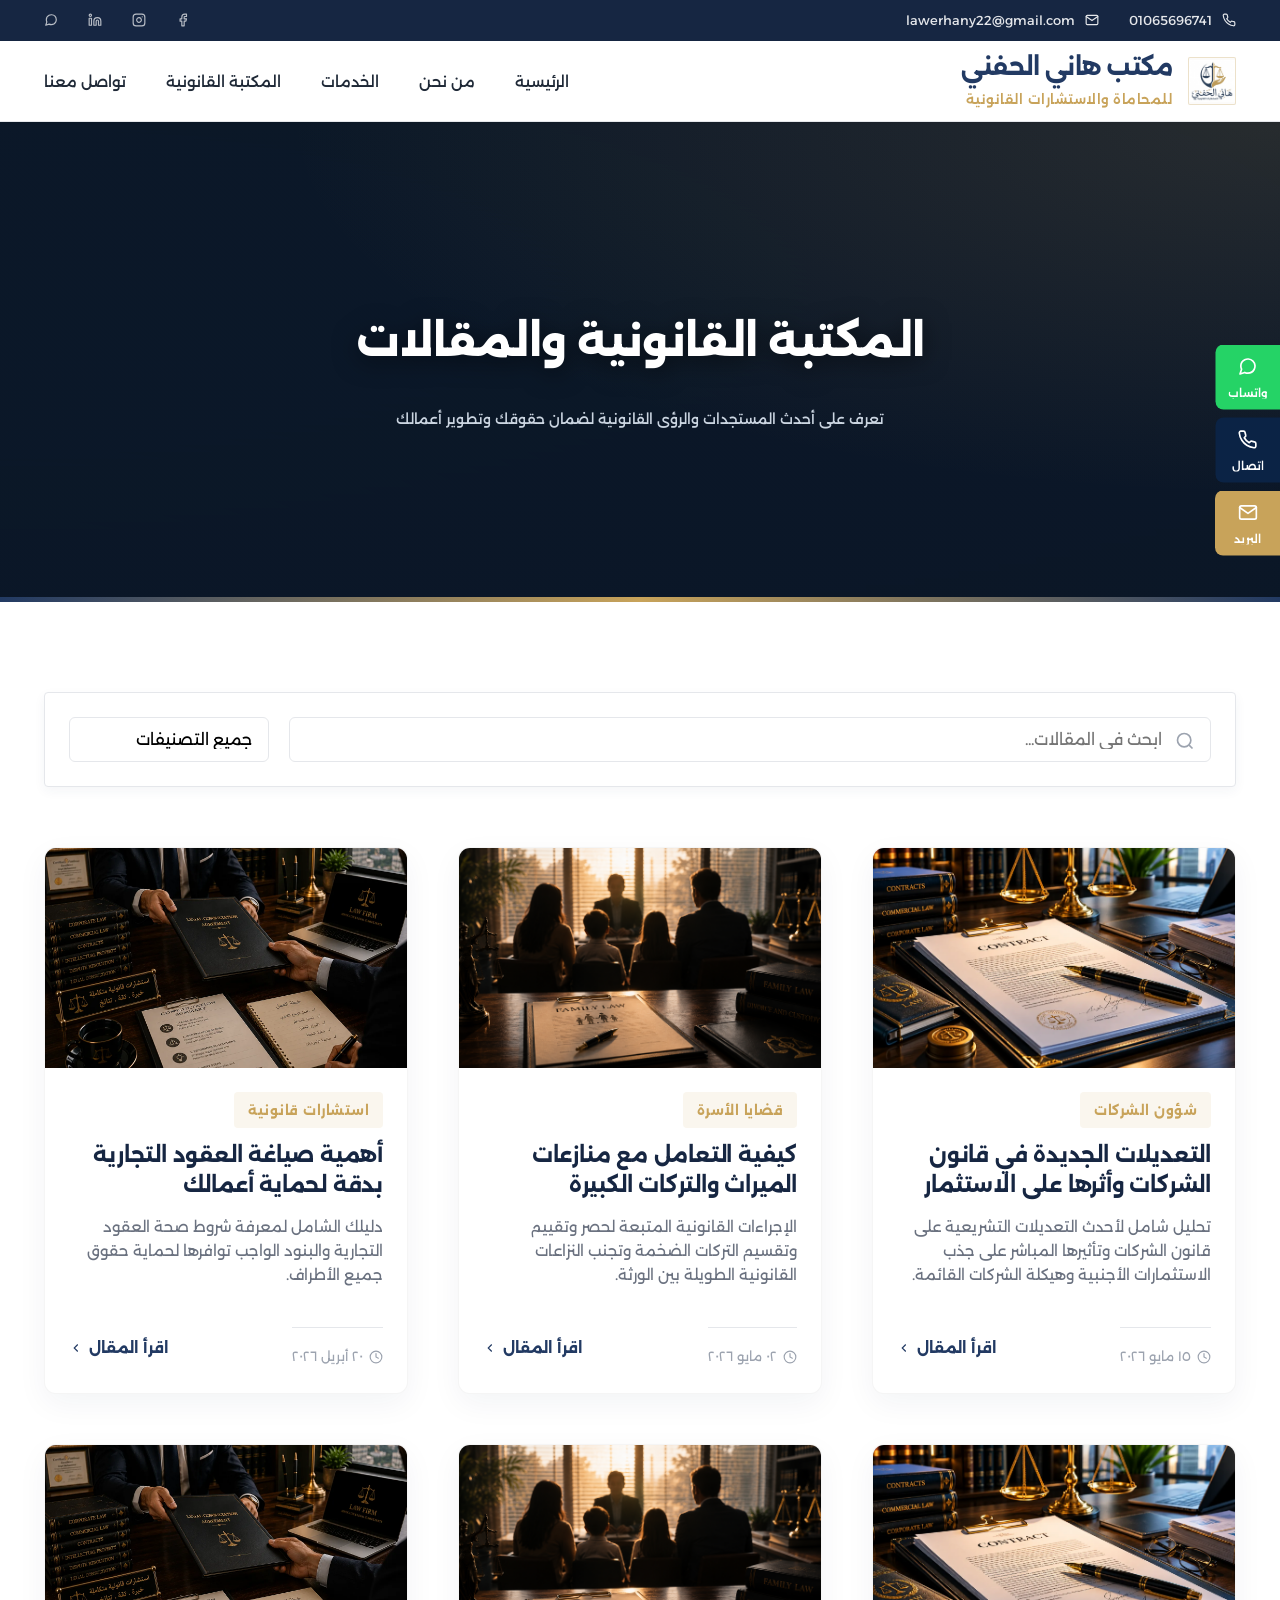
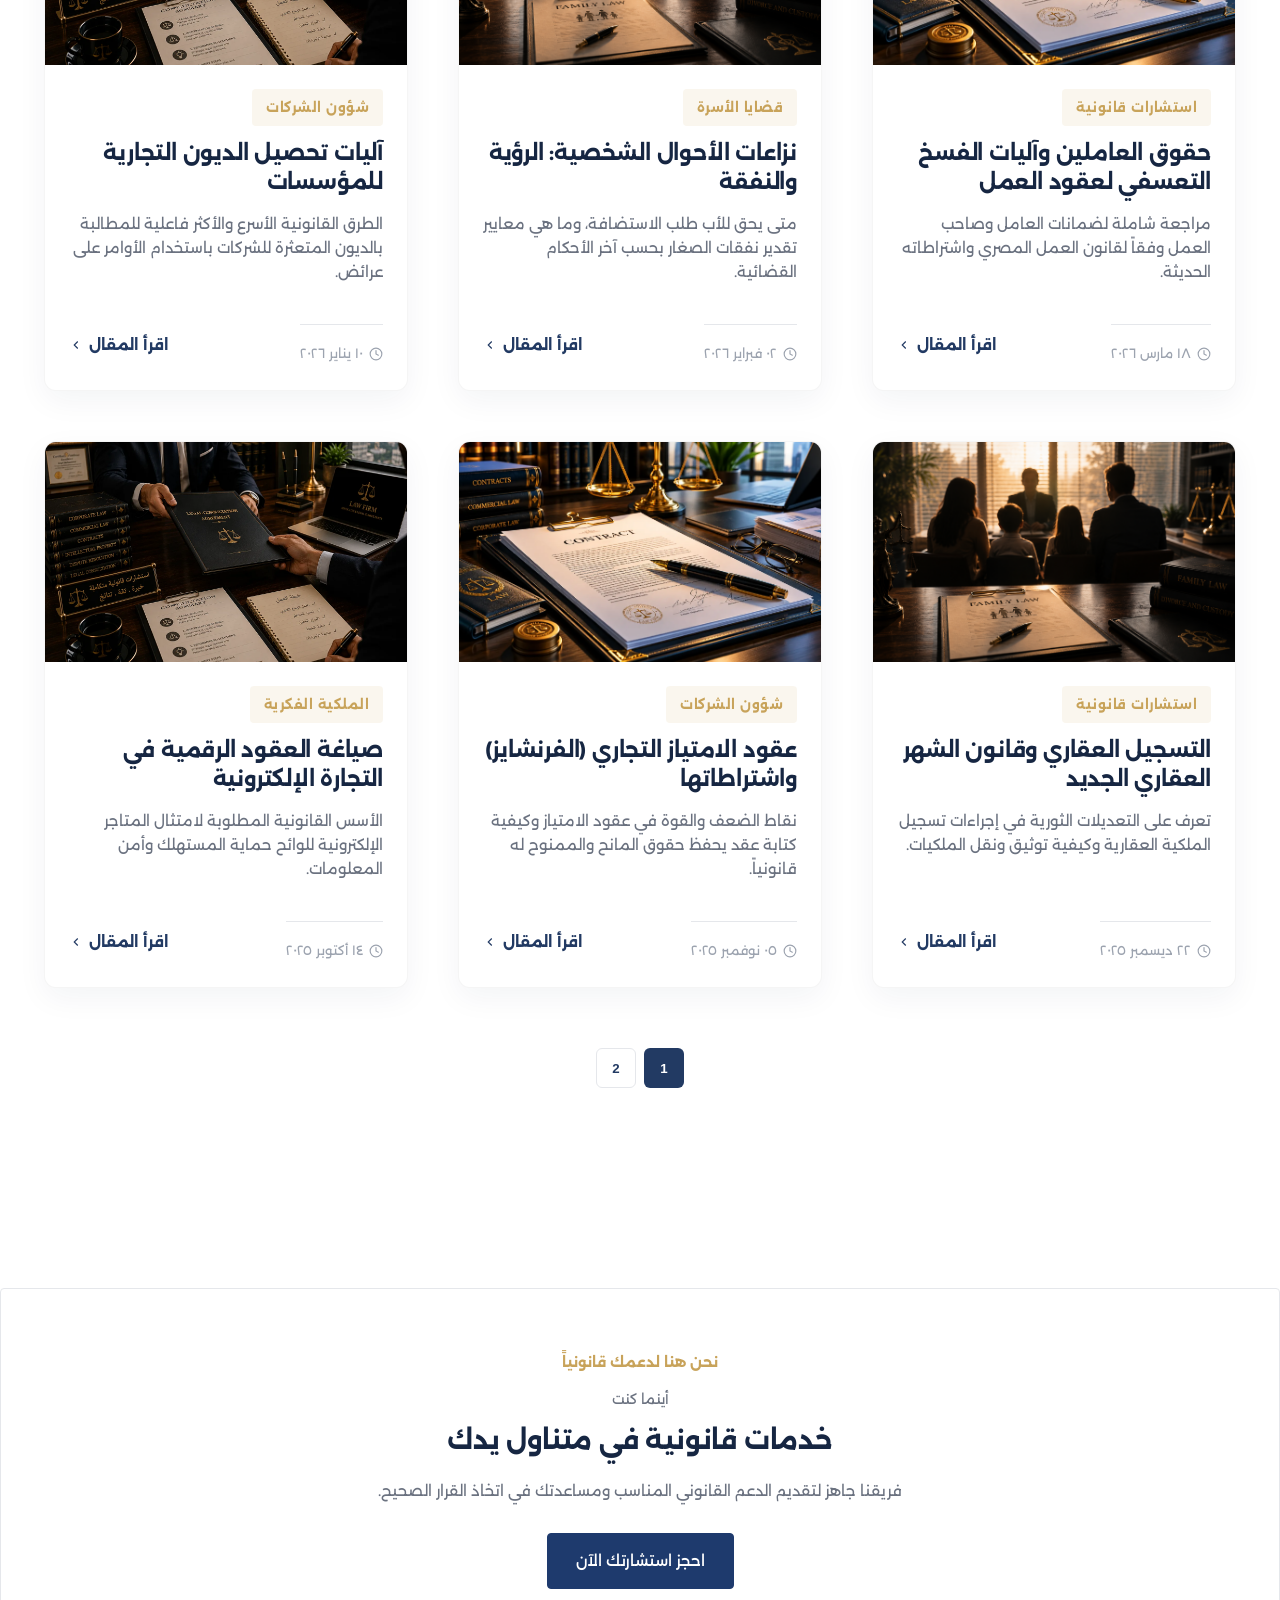
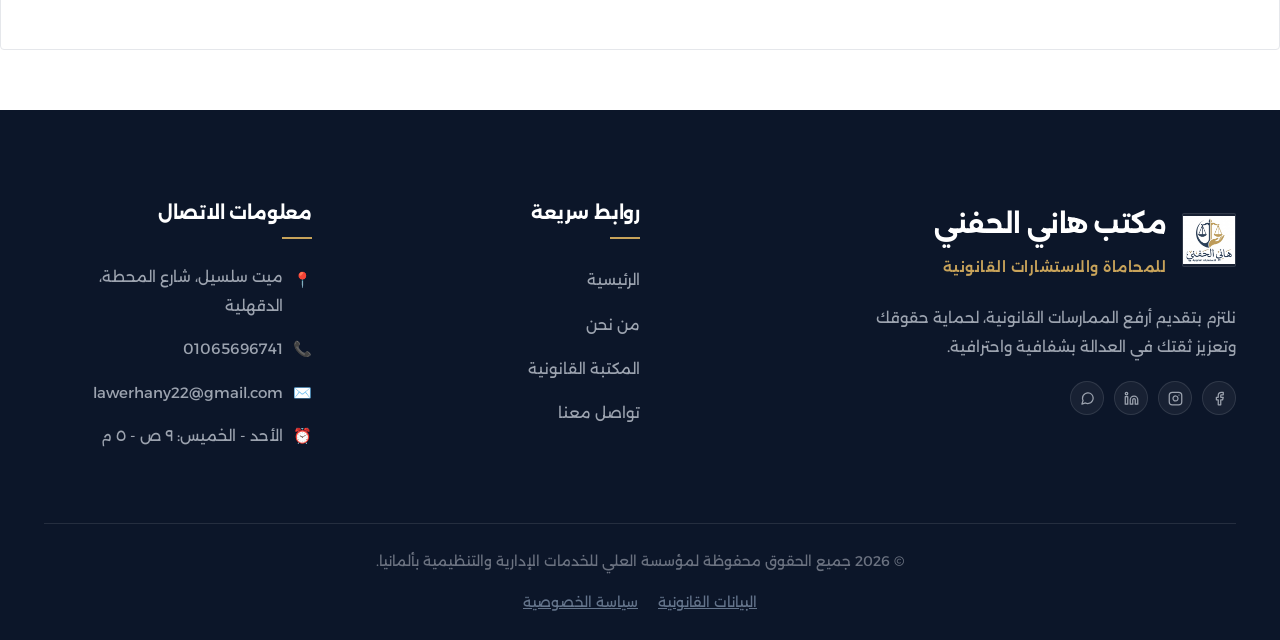
<file: blog.html>
<!doctype html>
<html lang="ar" dir="rtl">
  <head>
    <meta charset="UTF-8" />
    <meta name="viewport" content="width=device-width, initial-scale=1.0" />
    <meta
      name="description"
      content="اقرأ أحدث المقالات القانونية والاستشارات من مكتب هاني الحفني للمحاماة في مصر."
    />
    <link rel="canonical" href="https://www.HanyElhefny.de/blog.html" />
    <title>المكتبة القانونية | مكتب هاني الحفني للمحاماة</title>

    <link rel="preconnect" href="https://fonts.googleapis.com" />
    <link rel="preconnect" href="https://fonts.gstatic.com" crossorigin />
    <link
      href="https://fonts.googleapis.com/css2?family=Alexandria:wght@300;400;500;600;700;800&display=swap"
      rel="stylesheet"
      media="print" onload="this.media='all'"
    />

    <link rel="stylesheet" href="css/style.min.css" />
    <link rel="stylesheet" href="css/responsive.min.css" />
  </head>
  <body>
    <!-- TOP BAR -->
    <div class="top-bar">
      <div class="container top-bar-inner">
        <div class="top-contacts">
          <a href="tel:01065696741" class="top-phone">
            <svg
              width="14"
              height="14"
              viewBox="0 0 24 24"
              fill="none"
              stroke="currentColor"
              stroke-width="2"
              stroke-linecap="round"
              stroke-linejoin="round"
            >
              <path
                d="M22 16.92v3a2 2 0 0 1-2.18 2 19.79 19.79 0 0 1-8.63-3.07 19.5 19.5 0 0 1-6-6 19.79 19.79 0 0 1-3.07-8.67A2 2 0 0 1 4.11 2h3a2 2 0 0 1 2 1.72 12.84 12.84 0 0 0 .7 2.81 2 2 0 0 1-.45 2.11L8.09 9.91a16 16 0 0 0 6 6l1.27-1.27a2 2 0 0 1 2.11-.45 12.84 12.84 0 0 0 2.81.7A2 2 0 0 1 22 16.92z"
              ></path>
            </svg>
            01065696741
          </a>
          <a href="mailto:lawerhany22@gmail.com" class="top-email">
            <svg
              width="14"
              height="14"
              viewBox="0 0 24 24"
              fill="none"
              stroke="currentColor"
              stroke-width="2"
              stroke-linecap="round"
              stroke-linejoin="round"
            >
              <path
                d="M4 4h16c1.1 0 2 .9 2 2v12c0 1.1-.9 2-2 2H4c-1.1 0-2-.9-2-2V6c0-1.1.9-2 2-2z"
              ></path>
              <polyline points="22,6 12,13 2,6"></polyline>
            </svg>
            lawerhany22@gmail.com
          </a>
        </div>
        <div class="top-socials">
          <a
            href="https://www.facebook.com/profile.php?id=61581165903852"
            target="_blank"
            rel="noopener noreferrer"
            aria-label="Facebook"
          >
            <svg
              width="14"
              height="14"
              viewBox="0 0 24 24"
              fill="none"
              stroke="currentColor"
              stroke-width="2"
              stroke-linecap="round"
              stroke-linejoin="round"
            >
              <path
                d="M18 2h-3a5 5 0 0 0-5 5v3H7v4h3v8h4v-8h3l1-4h-4V7a1 1 0 0 1 1-1h3z"
              ></path>
            </svg>
          </a>
          <a
            href="https://www.instagram.com/"
            target="_blank"
            rel="noopener noreferrer"
            aria-label="Instagram"
          >
            <svg
              width="14"
              height="14"
              viewBox="0 0 24 24"
              fill="none"
              stroke="currentColor"
              stroke-width="2"
              stroke-linecap="round"
              stroke-linejoin="round"
            >
              <rect x="2" y="2" width="20" height="20" rx="5" ry="5"></rect>
              <path d="M16 11.37A4 4 0 1 1 12.63 8 4 4 0 0 1 16 11.37z"></path>
              <line x1="17.5" y1="6.5" x2="17.51" y2="6.5"></line>
            </svg>
          </a>
          <a
            href="https://www.linkedin.com/in/hany-elhefny-36672531a"
            target="_blank"
            rel="noopener noreferrer"
            aria-label="LinkedIn"
          >
            <svg
              width="14"
              height="14"
              viewBox="0 0 24 24"
              fill="none"
              stroke="currentColor"
              stroke-width="2"
              stroke-linecap="round"
              stroke-linejoin="round"
            >
              <path
                d="M16 8a6 6 0 0 1 6 6v7h-4v-7a2 2 0 0 0-2-2 2 2 0 0 0-2 2v7h-4v-7a6 6 0 0 1 6-6z"
              ></path>
              <rect x="2" y="9" width="4" height="12"></rect>
              <circle cx="4" cy="4" r="2"></circle>
            </svg>
          </a>
          <a
            href="https://wa.me/201065696741"
            target="_blank"
            rel="noopener noreferrer"
            aria-label="WhatsApp"
          >
            <svg
              width="14"
              height="14"
              viewBox="0 0 24 24"
              fill="none"
              stroke="currentColor"
              stroke-width="2"
              stroke-linecap="round"
              stroke-linejoin="round"
            >
              <path
                d="M21 11.5a8.38 8.38 0 0 1-.9 3.8 8.5 8.5 0 0 1-7.6 4.7 8.38 8.38 0 0 1-3.8-.9L3 21l1.9-5.7a8.38 8.38 0 0 1-.9-3.8 8.5 8.5 0 0 1 4.7-7.6 8.38 8.38 0 0 1 3.8-.9h.5a8.48 8.48 0 0 1 8 8v.5z"
              ></path>
            </svg>
          </a>
        </div>
      </div>
    </div>

    <!-- MAIN HEADER -->
    <header
      class="main-header"
      id="header"
      style="
        position: relative;
        box-shadow: var(--shadow-sm);
        border-bottom: 1px solid var(--border-color);
      "
    >
      <div class="container header-inner">
        <a href="index.html" class="logo">
          <div class="logo-icon">
            <img src="assets/images/logo/logo.webp" alt="مكتب هاني الحفني" width="48" height="48" style="object-fit: contain;" decoding="async">
          </div>
          <div class="logo-text">
            <h1>مكتب هاني الحفني</h1>
            <span>للمحاماة والاستشارات القانونية</span>
          </div>
        </a>

        <button class="mobile-menu-btn" aria-label="Toggle Menu" id="menuBtn">
          <svg
            width="24"
            height="24"
            viewBox="0 0 24 24"
            fill="none"
            stroke="currentColor"
            stroke-width="2"
            stroke-linecap="round"
            stroke-linejoin="round"
          >
            <line x1="3" y1="12" x2="21" y2="12"></line>
            <line x1="3" y1="6" x2="21" y2="6"></line>
            <line x1="3" y1="18" x2="21" y2="18"></line>
          </svg>
        </button>

        <nav class="main-nav" id="mainNav">
          <ul>
            <li><a href="index.html#home">الرئيسية</a></li>
            <li><a href="index.html#about">من نحن</a></li>
            <li><a href="index.html#services">الخدمات</a></li>
            <li><a href="blog.html" class="active">المكتبة القانونية</a></li>
            <li><a href="index.html#contact">تواصل معنا</a></li>
          </ul>
        </nav>
      </div>
    </header>

    <!-- HERO SECTION -->
    <div
      class="article-hero"
      style="
        background-image: url(&quot;assets/images/seo/og-image.webp&quot;);
      "
    >
      <div class="container">
        <h1>المكتبة القانونية والمقالات</h1>
        <p class="meta-info">
          تعرف على أحدث المستجدات والرؤى القانونية لضمان حقوقك وتطوير أعمالك
        </p>
      </div>
    </div>

    <!-- ARTICLES SECTION -->
    <section class="section articles" id="blog" style="padding-top: 40px">
      <div class="container">
        <!-- Search & Filters -->
        <div
          class="blog-controls"
          style="
            display: flex;
            gap: 20px;
            margin-bottom: 40px;
            flex-wrap: wrap;
            align-items: center;
            justify-content: space-between;
            background-color: var(--bg-white);
            padding: 24px;
            border-radius: var(--radius-md);
            box-shadow: 0 4px 12px rgba(34, 58, 99, 0.05);
            border: 1px solid var(--border-color);
          "
        >
          <div
            class="search-box"
            style="flex: 1; min-width: 280px; position: relative"
          >
            <input
              type="text"
              id="blogSearch"
              placeholder="ابحث في المقالات..."
              style="
                width: 100%;
                padding: 12px 16px;
                padding-right: 48px;
                border: 1px solid var(--border-color);
                border-radius: 6px;
                font-family: inherit;
                font-size: 16px;
              "
            />
            <svg
              width="20"
              height="20"
              viewBox="0 0 24 24"
              fill="none"
              stroke="#9ca3af"
              stroke-width="2"
              style="position: absolute; right: 16px; top: 14px"
            >
              <circle cx="11" cy="11" r="8"></circle>
              <line x1="21" y1="21" x2="16.65" y2="16.65"></line>
            </svg>
          </div>
          <div class="filter-box" style="min-width: 200px">
            <select
              id="blogCategory"
              style="
                width: 100%;
                padding: 12px 16px;
                border: 1px solid var(--border-color);
                border-radius: 6px;
                font-family: inherit;
                font-size: 16px;
                appearance: none;
                background-color: #fff;
                cursor: pointer;
              "
            >
              <option value="all">جميع التصنيفات</option>
              <option value="شؤون الشركات">شؤون الشركات</option>
              <option value="قضايا الأسرة">قضايا الأسرة</option>
              <option value="الملكية الفكرية">الملكية الفكرية</option>
              <option value="استشارات قانونية">استشارات قانونية</option>
            </select>
          </div>
        </div>

        <div class="articles-grid" id="articlesContainer">
          <!-- Articles will be injected by JavaScript -->
        </div>

        <!-- Pagination -->
        <div
          class="pagination"
          id="blogPagination"
          style="
            display: flex;
            justify-content: center;
            gap: 8px;
            margin-top: 60px;
          "
        >
          <!-- Pagination buttons will be injected by JS -->
        </div>
      </div>
    </section>

    <!-- GLOBAL CTA SECTION -->
    <section class="section-cta" style="background-color: #ffffff; padding: 60px 20px; border-top: 1px solid var(--border-color); border-bottom: 1px solid var(--border-color); margin: 0;">
      <div class="cta-container">
        <span class="cta-subtitle">نحن هنا لدعمك قانونياً</span>
        <span class="cta-secondary">أينما كنت</span>
        <h2 class="cta-title">خدمات قانونية في متناول يدك</h2>
        <p class="cta-desc">فريقنا جاهز لتقديم الدعم القانوني المناسب ومساعدتك في اتخاذ القرار الصحيح.</p>
        <a href="index.html#contact" class="btn-cta">احجز استشارتك الآن</a>
      </div>
    </section>

    <!-- FOOTER -->
    <footer class="main-footer">
      <div class="container">
        <div class="footer-grid">
          <div class="footer-col brand-col">
            <div class="footer-logo">
              <div class="logo-icon">
                <img src="assets/images/logo/logo.webp" alt="مكتب هاني الحفني" width="48" height="48" style="object-fit: contain;" decoding="async">
              </div>
              <div class="logo-text">
                <div class="footer-logo-title">مكتب هاني الحفني</div>
                <span>للمحاماة والاستشارات القانونية</span>
              </div>
            </div>
            <p class="footer-desc" style="margin-bottom: 20px;">
              نلتزم بتقديم أرفع الممارسات القانونية، لحماية حقوقك وتعزيز ثقتك في
              العدالة بشفافية واحترافية.
            </p>
            <div class="footer-socials" style="display: flex; gap: 10px; flex-wrap: wrap;">
              <a href="https://www.facebook.com/profile.php?id=61581165903852" target="_blank" rel="noopener noreferrer" aria-label="Facebook" style="display: flex; align-items: center; justify-content: center; width: 34px; height: 34px; background-color: rgba(255, 255, 255, 0.05); border: 1px solid rgba(255, 255, 255, 0.1); border-radius: 50%; color: #9ca3af; transition: all 0.3s ease;">
                <svg width="15" height="15" viewBox="0 0 24 24" fill="none" stroke="currentColor" stroke-width="2" stroke-linecap="round" stroke-linejoin="round"><path d="M18 2h-3a5 5 0 0 0-5 5v3H7v4h3v8h4v-8h3l1-4h-4V7a1 1 0 0 1 1-1h3z"></path></svg>
              </a>
              <a href="https://www.instagram.com/" target="_blank" rel="noopener noreferrer" aria-label="Instagram" style="display: flex; align-items: center; justify-content: center; width: 34px; height: 34px; background-color: rgba(255, 255, 255, 0.05); border: 1px solid rgba(255, 255, 255, 0.1); border-radius: 50%; color: #9ca3af; transition: all 0.3s ease;">
                <svg width="15" height="15" viewBox="0 0 24 24" fill="none" stroke="currentColor" stroke-width="2" stroke-linecap="round" stroke-linejoin="round"><rect x="2" y="2" width="20" height="20" rx="5" ry="5"></rect><path d="M16 11.37A4 4 0 1 1 12.63 8 4 4 0 0 1 16 11.37z"></path><line x1="17.5" y1="6.5" x2="17.51" y2="6.5"></line></svg>
              </a>
              <a href="https://www.linkedin.com/in/hany-elhefny-36672531a" target="_blank" rel="noopener noreferrer" aria-label="LinkedIn" style="display: flex; align-items: center; justify-content: center; width: 34px; height: 34px; background-color: rgba(255, 255, 255, 0.05); border: 1px solid rgba(255, 255, 255, 0.1); border-radius: 50%; color: #9ca3af; transition: all 0.3s ease;">
                <svg width="15" height="15" viewBox="0 0 24 24" fill="none" stroke="currentColor" stroke-width="2" stroke-linecap="round" stroke-linejoin="round"><path d="M16 8a6 6 0 0 1 6 6v7h-4v-7a2 2 0 0 0-2-2 2 2 0 0 0-2 2v7h-4v-7a6 6 0 0 1 6-6z"></path><rect x="2" y="9" width="4" height="12"></rect><circle cx="4" cy="4" r="2"></circle></svg>
              </a>
              <a href="https://wa.me/201065696741" target="_blank" rel="noopener noreferrer" aria-label="WhatsApp" style="display: flex; align-items: center; justify-content: center; width: 34px; height: 34px; background-color: rgba(255, 255, 255, 0.05); border: 1px solid rgba(255, 255, 255, 0.1); border-radius: 50%; color: #9ca3af; transition: all 0.3s ease;">
                <svg width="15" height="15" viewBox="0 0 24 24" fill="none" stroke="currentColor" stroke-width="2" stroke-linecap="round" stroke-linejoin="round"><path d="M21 11.5a8.38 8.38 0 0 1-.9 3.8 8.5 8.5 0 0 1-7.6 4.7 8.38 8.38 0 0 1-3.8-.9L3 21l1.9-5.7a8.38 8.38 0 0 1-.9-3.8 8.5 8.5 0 0 1 4.7-7.6 8.38 8.38 0 0 1 3.8-.9h.5a8.48 8.48 0 0 1 8 8v.5z"></path></svg>
              </a>
            </div>
          </div>

          <div class="footer-col">
            <h4 class="footer-title">روابط سريعة</h4>
            <ul class="footer-links">
              <li><a href="index.html#home">الرئيسية</a></li>
              <li><a href="index.html#about">من نحن</a></li>
              <li><a href="/blog.html">المكتبة القانونية</a></li>
              <li><a href="index.html#contact">تواصل معنا</a></li>
            </ul>
          </div>

          <div class="footer-col">
            <h4 class="footer-title">معلومات الاتصال</h4>
            <ul class="footer-links" style="padding-right: 0; list-style: none;">
              <li style="margin-bottom: 15px; display: flex; gap: 10px; align-items: flex-start; color: #9ca3af; font-size: 15px;">
                <span style="color: var(--secondary); flex-shrink: 0; margin-top: 3px;">📍</span>
                <span>ميت سلسيل، شارع المحطة، الدقهلية</span>
              </li>
              <li style="margin-bottom: 15px; display: flex; gap: 10px; align-items: center; color: #9ca3af; font-size: 15px;">
                <span style="color: var(--secondary); flex-shrink: 0;">📞</span>
                <a href="tel:01065696741" style="color: #9ca3af; text-decoration: none; transition: color 0.3s ease;">01065696741</a>
              </li>
              <li style="margin-bottom: 15px; display: flex; gap: 10px; align-items: center; color: #9ca3af; font-size: 15px;">
                <span style="color: var(--secondary); flex-shrink: 0;">✉️</span>
                <a href="mailto:lawerhany22@gmail.com" style="color: #9ca3af; text-decoration: none; transition: color 0.3s ease;">lawerhany22@gmail.com</a>
              </li>
              <li style="display: flex; gap: 10px; align-items: center; color: #9ca3af; font-size: 15px;">
                <span style="color: var(--secondary); flex-shrink: 0;">⏰</span>
                <span>الأحد - الخميس: ٩ ص - ٥ م</span>
              </li>
            </ul>
          </div>
        </div>

        <div class="footer-bottom">
          <p>
            &copy; 2026 جميع الحقوق محفوظة لمؤسسة العلي للخدمات الإدارية والتنظيمية بألمانيا.
          </p>
          <div class="footer-legal-links" style="margin-top: 15px; display: flex; justify-content: center; gap: 20px;">
            <a href="legal.html" style="color: #64748b; font-size: 14px; text-decoration: underline;">البيانات القانونية</a>
            <a href="privacy.html" style="color: #64748b; font-size: 14px; text-decoration: underline;">سياسة الخصوصية</a>
          </div>
        </div>
      </div>
    </footer>

    <script src="js/articles.js" defer></script>
    <script src="js/main.js" defer></script>
  </body>
</html>
</file>
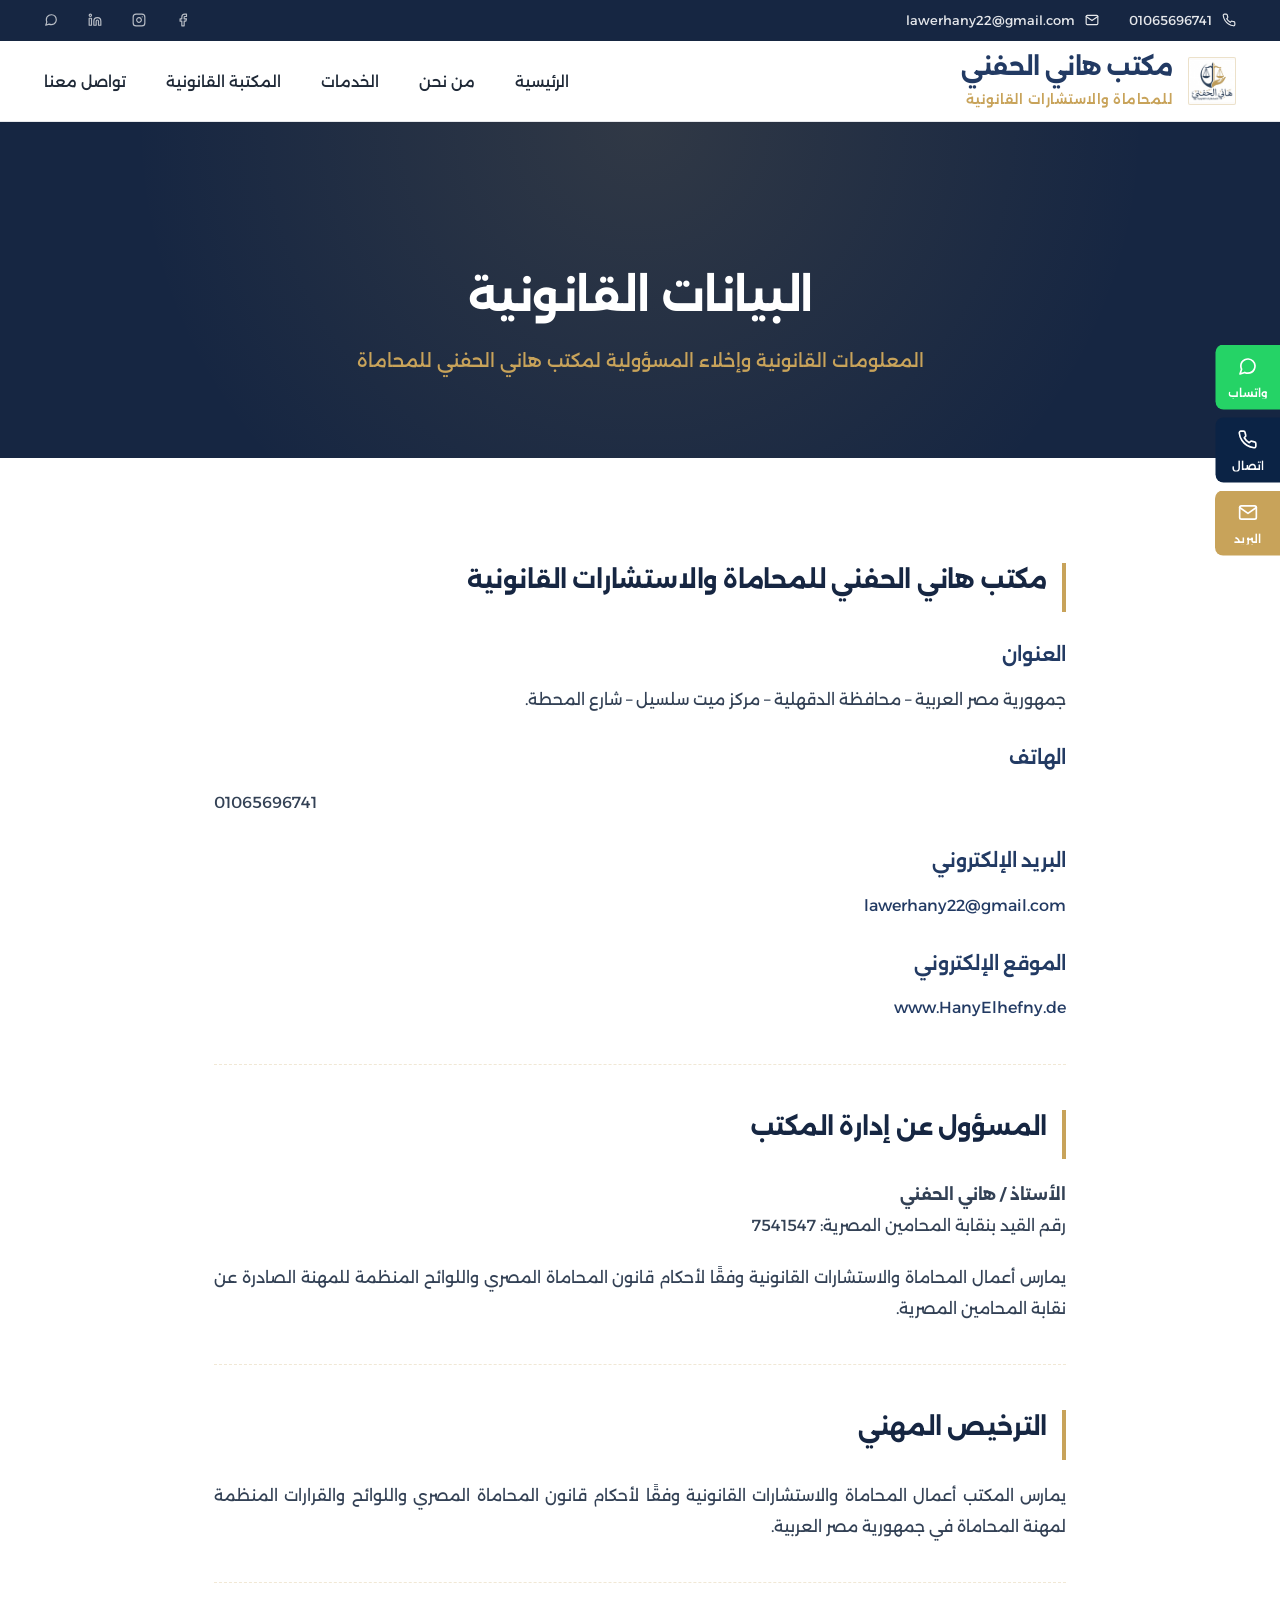
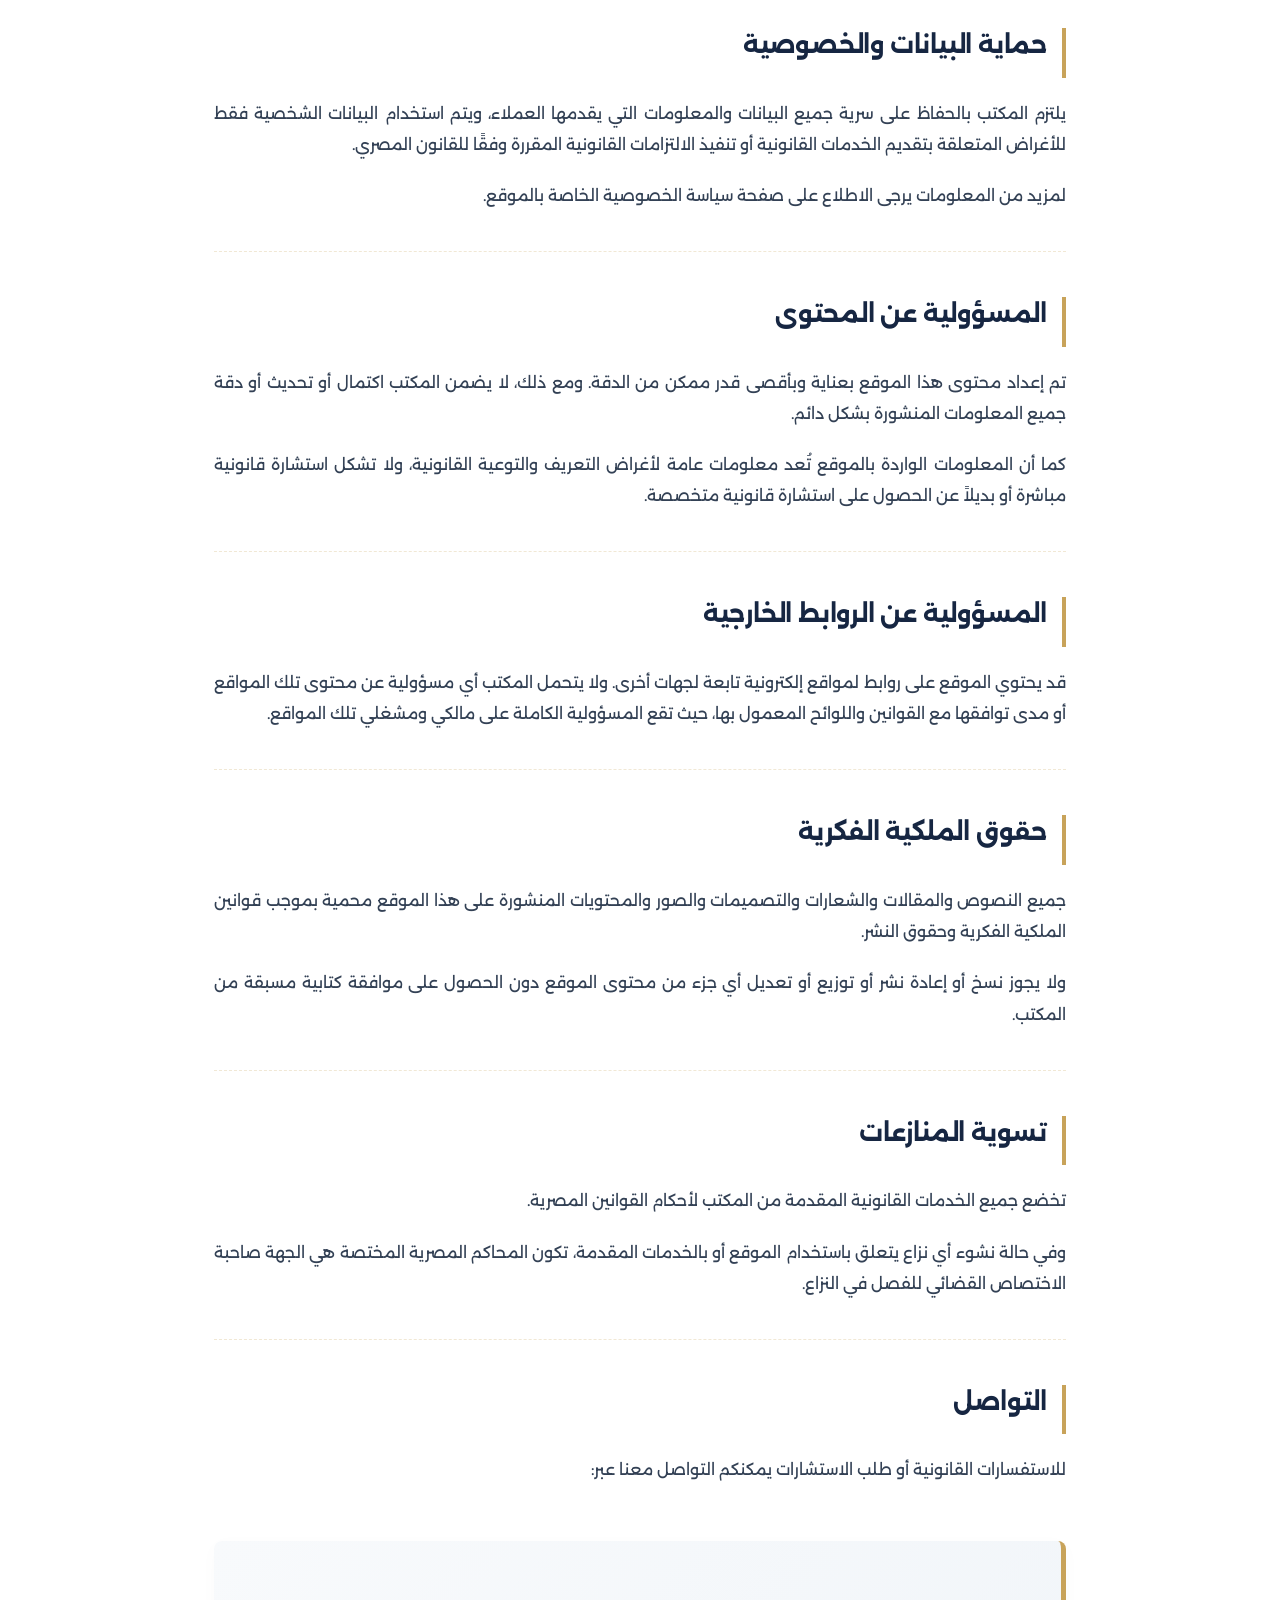
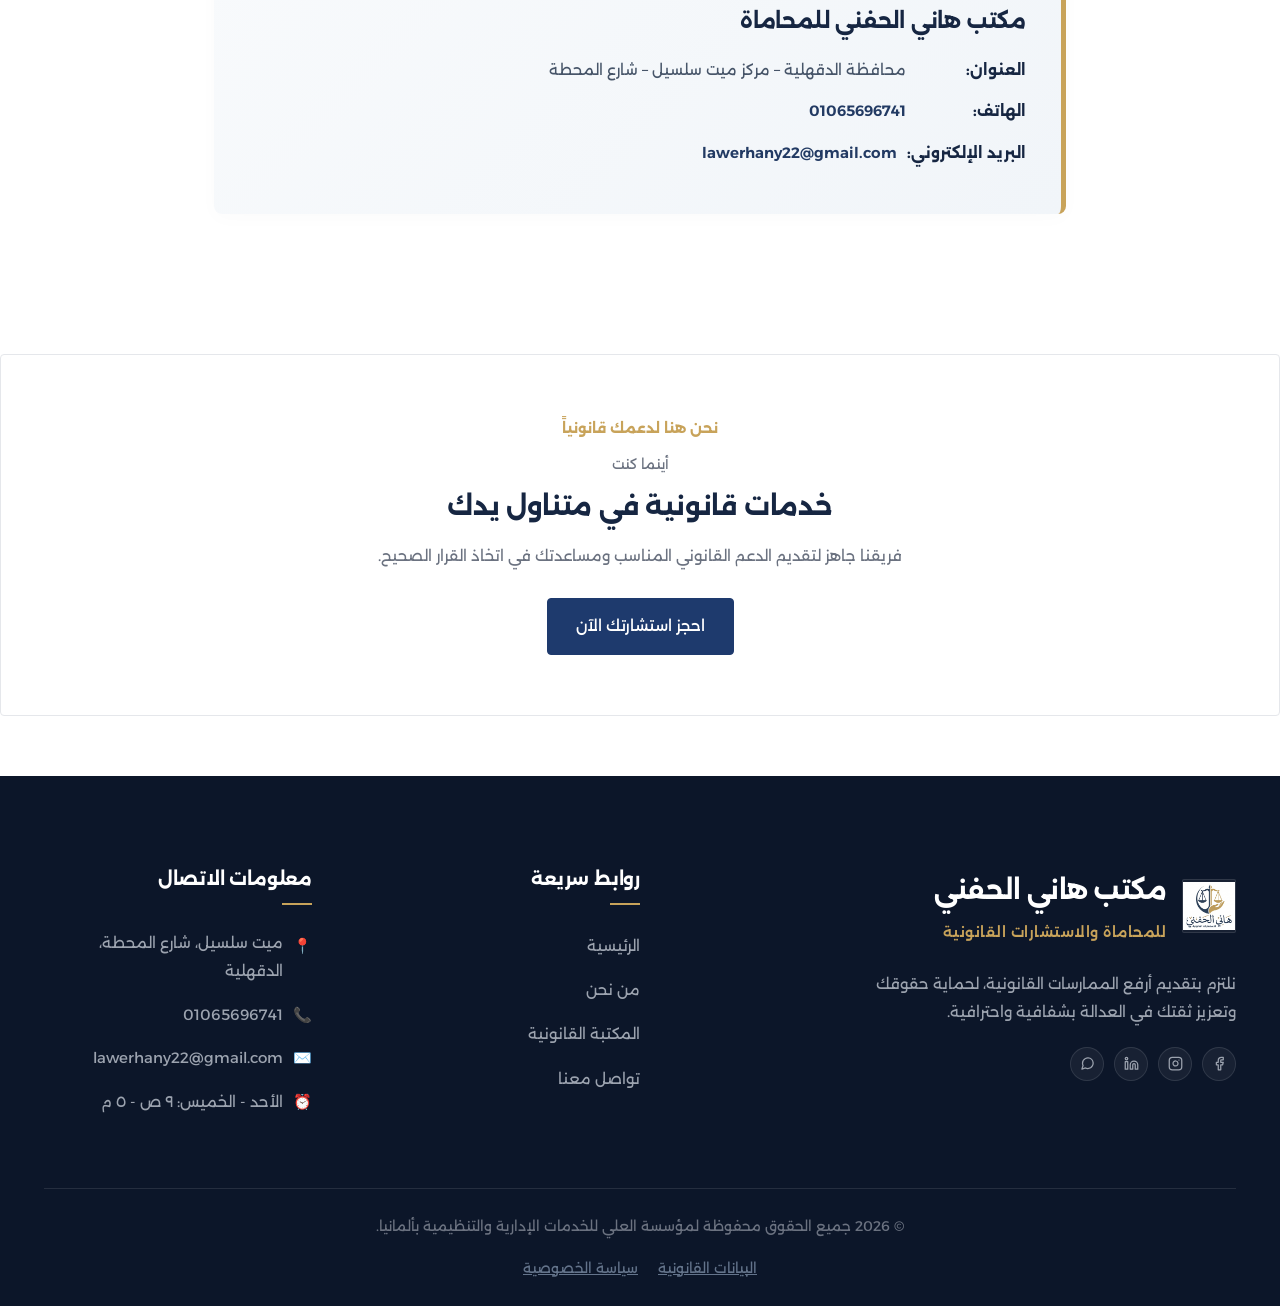
<file: legal.html>
<!doctype html>
<html lang="ar" dir="rtl">
  <head>
    <meta charset="UTF-8" />
    <meta name="viewport" content="width=device-width, initial-scale=1.0" />
    <meta
      name="description"
      content="البيانات القانونية لمكتب هاني الحفني للمحاماة والاستشارات القانونية."
    />
    <link rel="canonical" href="https://www.HanyElhefny.de/legal.html" />
    <title>البيانات القانونية | مكتب هاني الحفني للمحاماة</title>

    <!-- Open Graph Meta Tags -->
    <meta property="og:title" content="البيانات القانونية | مكتب هاني الحفني للمحاماة" />
    <meta property="og:description" content="البيانات القانونية وإخلاء المسؤولية لمكتب هاني الحفني للمحاماة والاستشارات القانونية." />
    <meta property="og:type" content="website" />
    <meta property="og:url" content="https://www.HanyElhefny.de/legal.html" />
    <meta property="og:site_name" content="مكتب هاني الحفني للمحاماة" />

    <link rel="preconnect" href="https://fonts.googleapis.com" />
    <link rel="preconnect" href="https://fonts.gstatic.com" crossorigin />
    <link
      href="https://fonts.googleapis.com/css2?family=Alexandria:wght@300;400;500;600;700;800&display=swap"
      rel="stylesheet"
    />

    <link rel="stylesheet" href="css/style.css" />
    <link rel="stylesheet" href="css/responsive.css" />
    <style>
      /* --- PREMIUM TYPOGRAPHY & SPACING --- */
      .legal-hero {
        margin-bottom: 20px !important;
        padding: 140px 0 80px !important;
      }
      .section:first-of-type {
        padding: 0 !important;
      }
      .legal-container {
        padding: 40px 24px 80px !important;
        max-width: 900px !important;
      }

      /* --- DOCUMENT EDITORIAL STYLE --- */
      .legal-document {
        font-family: "Alexandria", sans-serif !important;
      }
      .legal-document h2 {
        font-size: 24px !important;
        color: var(--primary-dark) !important;
        margin: 45px 0 20px !important;
        padding-right: 15px !important;
        border-right: 4px solid var(--secondary) !important;
        border-left: none !important;
        border-bottom: none !important;
        font-weight: 700 !important;
        line-height: 1.4 !important;
      }
      .legal-document h3 {
        font-size: 19px !important;
        color: var(--primary) !important;
        margin: 30px 0 15px !important;
        font-weight: 600 !important;
      }
      .legal-document p {
        font-size: 16px !important;
        line-height: 1.95 !important;
        color: #334155 !important;
        margin-bottom: 20px !important;
        text-align: justify !important;
      }
      .legal-document ul {
        margin-bottom: 25px !important;
        padding-right: 15px !important;
      }
      .legal-document ul li {
        font-size: 16px !important;
        line-height: 1.8 !important;
        color: #334155 !important;
        margin-bottom: 12px !important;
        padding-right: 25px !important;
        position: relative !important;
      }
      .legal-document ul li::before {
        content: "✦" !important;
        position: absolute !important;
        right: 0 !important;
        top: 0px !important;
        color: var(--secondary) !important;
        font-size: 12px !important;
        background-color: transparent !important;
        border-radius: 0 !important;
        width: auto !important;
        height: auto !important;
      }
      .legal-document hr {
        margin: 40px 0 !important;
        border: none !important;
        border-top: 1px dashed rgba(200, 163, 90, 0.25) !important;
      }

      /* --- CONTACT CARD REDESIGN --- */
      .legal-contact-card {
        background: linear-gradient(135deg, #f8fafc 0%, #f1f5f9 100%) !important;
        border: 1px solid rgba(200, 163, 90, 0.2) !important;
        border-right: 5px solid var(--secondary) !important;
        border-left: none !important;
        border-top: none !important;
        border-bottom: none !important;
        border-radius: 8px !important;
        padding: 35px !important;
        margin-top: 55px !important;
        text-align: right !important;
        box-shadow: 0 4px 20px rgba(11, 35, 69, 0.02) !important;
      }
      .legal-contact-card h3 {
        font-size: 21px !important;
        color: var(--primary-dark) !important;
        margin-bottom: 20px !important;
        font-weight: 700 !important;
        border: none !important;
        padding: 0 !important;
      }
      .legal-contact-card p {
        margin-bottom: 12px !important;
        font-size: 15px !important;
        display: flex !important;
        align-items: center !important;
        gap: 10px !important;
        color: #475569 !important;
      }
      .legal-contact-card p strong {
        color: var(--primary-dark) !important;
        min-width: 110px !important;
        display: inline-block !important;
      }
      .legal-contact-card a {
        color: var(--primary) !important;
        font-weight: 600 !important;
        transition: color 0.3s ease !important;
      }
      .legal-contact-card a:hover {
        color: var(--secondary) !important;
      }
    </style>
  </head>
  <body>
    <!-- TOP BAR -->
    <div class="top-bar">
      <div class="container top-bar-inner">
        <div class="top-contacts">
          <a href="tel:01065696741" class="top-phone">
            <svg
              width="14"
              height="14"
              viewBox="0 0 24 24"
              fill="none"
              stroke="currentColor"
              stroke-width="2"
              stroke-linecap="round"
              stroke-linejoin="round"
            >
              <path
                d="M22 16.92v3a2 2 0 0 1-2.18 2 19.79 19.79 0 0 1-8.63-3.07 19.5 19.5 0 0 1-6-6 19.79 19.79 0 0 1-3.07-8.67A2 2 0 0 1 4.11 2h3a2 2 0 0 1 2 1.72 12.84 12.84 0 0 0 .7 2.81 2 2 0 0 1-.45 2.11L8.09 9.91a16 16 0 0 0 6 6l1.27-1.27a2 2 0 0 1 2.11-.45 12.84 12.84 0 0 0 2.81.7A2 2 0 0 1 22 16.92z"
              ></path>
            </svg>
            01065696741
          </a>
          <a href="mailto:lawerhany22@gmail.com" class="top-email">
            <svg
              width="14"
              height="14"
              viewBox="0 0 24 24"
              fill="none"
              stroke="currentColor"
              stroke-width="2"
              stroke-linecap="round"
              stroke-linejoin="round"
            >
              <path
                d="M4 4h16c1.1 0 2 .9 2 2v12c0 1.1-.9 2-2 2H4c-1.1 0-2-.9-2-2V6c0-1.1.9-2 2-2z"
              ></path>
              <polyline points="22,6 12,13 2,6"></polyline>
            </svg>
            lawerhany22@gmail.com
          </a>
        </div>
        <div class="top-socials">
          <a
            href="https://www.facebook.com/profile.php?id=61581165903852"
            target="_blank"
            rel="noopener noreferrer"
            aria-label="Facebook"
          >
            <svg
              width="14"
              height="14"
              viewBox="0 0 24 24"
              fill="none"
              stroke="currentColor"
              stroke-width="2"
              stroke-linecap="round"
              stroke-linejoin="round"
            >
              <path
                d="M18 2h-3a5 5 0 0 0-5 5v3H7v4h3v8h4v-8h3l1-4h-4V7a1 1 0 0 1 1-1h3z"
              ></path>
            </svg>
          </a>
          <a
            href="https://www.instagram.com/"
            target="_blank"
            rel="noopener noreferrer"
            aria-label="Instagram"
          >
            <svg
              width="14"
              height="14"
              viewBox="0 0 24 24"
              fill="none"
              stroke="currentColor"
              stroke-width="2"
              stroke-linecap="round"
              stroke-linejoin="round"
            >
              <rect x="2" y="2" width="20" height="20" rx="5" ry="5"></rect>
              <path d="M16 11.37A4 4 0 1 1 12.63 8 4 4 0 0 1 16 11.37z"></path>
              <line x1="17.5" y1="6.5" x2="17.51" y2="6.5"></line>
            </svg>
          </a>
          <a
            href="https://www.linkedin.com/in/hany-elhefny-36672531a"
            target="_blank"
            rel="noopener noreferrer"
            aria-label="LinkedIn"
          >
            <svg
              width="14"
              height="14"
              viewBox="0 0 24 24"
              fill="none"
              stroke="currentColor"
              stroke-width="2"
              stroke-linecap="round"
              stroke-linejoin="round"
            >
              <path
                d="M16 8a6 6 0 0 1 6 6v7h-4v-7a2 2 0 0 0-2-2 2 2 0 0 0-2 2v7h-4v-7a6 6 0 0 1 6-6z"
              ></path>
              <rect x="2" y="9" width="4" height="12"></rect>
              <circle cx="4" cy="4" r="2"></circle>
            </svg>
          </a>
          <a
            href="https://wa.me/201065696741"
            target="_blank"
            rel="noopener noreferrer"
            aria-label="WhatsApp"
          >
            <svg
              width="14"
              height="14"
              viewBox="0 0 24 24"
              fill="none"
              stroke="currentColor"
              stroke-width="2"
              stroke-linecap="round"
              stroke-linejoin="round"
            >
              <path
                d="M21 11.5a8.38 8.38 0 0 1-.9 3.8 8.5 8.5 0 0 1-7.6 4.7 8.38 8.38 0 0 1-3.8-.9L3 21l1.9-5.7a8.38 8.38 0 0 1-.9-3.8 8.5 8.5 0 0 1 4.7-7.6 8.38 8.38 0 0 1 3.8-.9h.5a8.48 8.48 0 0 1 8 8v.5z"
              ></path>
            </svg>
          </a>
        </div>
      </div>
    </div>

    <!-- MAIN HEADER -->
    <header
      class="main-header"
      id="header"
      style="
        position: relative;
        box-shadow: var(--shadow-sm);
        border-bottom: 1px solid var(--border-color);
      "
    >
      <div class="container header-inner">
        <a href="index.html" class="logo">
          <div class="logo-icon">
            <img src="assets/images/logo/logo.webp" alt="مكتب هاني الحفني" width="auto" height="auto" style="object-fit: contain;">
          </div>
          <div class="logo-text">
            <h1>مكتب هاني الحفني</h1>
            <span>للمحاماة والاستشارات القانونية</span>
          </div>
        </a>

        <button class="mobile-menu-btn" aria-label="Toggle Menu" id="menuBtn">
          <svg
            width="24"
            height="24"
            viewBox="0 0 24 24"
            fill="none"
            stroke="currentColor"
            stroke-width="2"
            stroke-linecap="round"
            stroke-linejoin="round"
          >
            <line x1="3" y1="12" x2="21" y2="12"></line>
            <line x1="3" y1="6" x2="21" y2="6"></line>
            <line x1="3" y1="18" x2="21" y2="18"></line>
          </svg>
        </button>

        <nav class="main-nav" id="mainNav">
          <ul>
            <li><a href="index.html#home">الرئيسية</a></li>
            <li><a href="index.html#about">من نحن</a></li>
            <li><a href="/index.html#services">الخدمات</a></li>
            <li><a href="/blog.html">المكتبة القانونية</a></li>
            <li><a href="index.html#contact">تواصل معنا</a></li>
          </ul>
        </nav>
      </div>
    </header>

    <!-- HERO SECTION -->
    <div class="legal-hero">
      <div class="container">
        <h1>البيانات القانونية</h1>
        <p class="legal-subtitle">
          المعلومات القانونية وإخلاء المسؤولية لمكتب هاني الحفني للمحاماة
        </p>
      </div>
    </div>

    <!-- CONTENT SECTION -->
    <section class="section">
      <div class="legal-container">
        <div class="legal-document">
          <h2>مكتب هاني الحفني للمحاماة والاستشارات القانونية</h2>

          <h3>العنوان</h3>
          <p>
            جمهورية مصر العربية – محافظة الدقهلية – مركز ميت سلسيل – شارع
            المحطة.
          </p>

          <h3>الهاتف</h3>
          <p dir="ltr" style="text-align: right">01065696741</p>

          <h3>البريد الإلكتروني</h3>
          <p><a href="mailto:lawerhany22@gmail.com">lawerhany22@gmail.com</a></p>

          <h3>الموقع الإلكتروني</h3>
          <p>
            <a
              href="https://www.HanyElhefny.de"
              target="_blank"
              rel="noopener noreferrer"
              >www.HanyElhefny.de</a
            >
          </p>

          <hr
            style="
              margin: 40px 0;
              border: none;
              border-top: 1px solid var(--border-color);
            "
          />

          <h2>المسؤول عن إدارة المكتب</h2>
          <p>
            <strong>الأستاذ / هاني الحفني</strong><br />رقم القيد بنقابة المحامين
            المصرية: 7541547
          </p>
          <p>
            يمارس أعمال المحاماة والاستشارات القانونية وفقًا لأحكام قانون
            المحاماة المصري واللوائح المنظمة للمهنة الصادرة عن نقابة المحامين
            المصرية.
          </p>

          <hr
            style="
              margin: 40px 0;
              border: none;
              border-top: 1px solid var(--border-color);
            "
          />

          <h2>الترخيص المهني</h2>
          <p>
            يمارس المكتب أعمال المحاماة والاستشارات القانونية وفقًا لأحكام قانون
            المحاماة المصري واللوائح والقرارات المنظمة لمهنة المحاماة في جمهورية
            مصر العربية.
          </p>

          <hr
            style="
              margin: 40px 0;
              border: none;
              border-top: 1px solid var(--border-color);
            "
          />

          <h2>حماية البيانات والخصوصية</h2>
          <p>
            يلتزم المكتب بالحفاظ على سرية جميع البيانات والمعلومات التي يقدمها
            العملاء، ويتم استخدام البيانات الشخصية فقط للأغراض المتعلقة بتقديم
            الخدمات القانونية أو تنفيذ الالتزامات القانونية المقررة وفقًا
            للقانون المصري.
          </p>
          <p>
            لمزيد من المعلومات يرجى الاطلاع على صفحة سياسة الخصوصية الخاصة
            بالموقع.
          </p>

          <hr
            style="
              margin: 40px 0;
              border: none;
              border-top: 1px solid var(--border-color);
            "
          />

          <h2>المسؤولية عن المحتوى</h2>
          <p>
            تم إعداد محتوى هذا الموقع بعناية وبأقصى قدر ممكن من الدقة. ومع ذلك،
            لا يضمن المكتب اكتمال أو تحديث أو دقة جميع المعلومات المنشورة بشكل
            دائم.
          </p>
          <p>
            كما أن المعلومات الواردة بالموقع تُعد معلومات عامة لأغراض التعريف
            والتوعية القانونية، ولا تشكل استشارة قانونية مباشرة أو بديلاً عن
            الحصول على استشارة قانونية متخصصة.
          </p>

          <hr
            style="
              margin: 40px 0;
              border: none;
              border-top: 1px solid var(--border-color);
            "
          />

          <h2>المسؤولية عن الروابط الخارجية</h2>
          <p>
            قد يحتوي الموقع على روابط لمواقع إلكترونية تابعة لجهات أخرى. ولا
            يتحمل المكتب أي مسؤولية عن محتوى تلك المواقع أو مدى توافقها مع
            القوانين واللوائح المعمول بها، حيث تقع المسؤولية الكاملة على مالكي
            ومشغلي تلك المواقع.
          </p>

          <hr
            style="
              margin: 40px 0;
              border: none;
              border-top: 1px solid var(--border-color);
            "
          />

          <h2>حقوق الملكية الفكرية</h2>
          <p>
            جميع النصوص والمقالات والشعارات والتصميمات والصور والمحتويات
            المنشورة على هذا الموقع محمية بموجب قوانين الملكية الفكرية وحقوق
            النشر.
          </p>
          <p>
            ولا يجوز نسخ أو إعادة نشر أو توزيع أو تعديل أي جزء من محتوى الموقع
            دون الحصول على موافقة كتابية مسبقة من المكتب.
          </p>

          <hr
            style="
              margin: 40px 0;
              border: none;
              border-top: 1px solid var(--border-color);
            "
          />

          <h2>تسوية المنازعات</h2>
          <p>
            تخضع جميع الخدمات القانونية المقدمة من المكتب لأحكام القوانين
            المصرية.
          </p>
          <p>
            وفي حالة نشوء أي نزاع يتعلق باستخدام الموقع أو بالخدمات المقدمة،
            تكون المحاكم المصرية المختصة هي الجهة صاحبة الاختصاص القضائي للفصل
            في النزاع.
          </p>

          <hr
            style="
              margin: 40px 0;
              border: none;
              border-top: 1px solid var(--border-color);
            "
          />

          <h2>التواصل</h2>
          <p>
            للاستفسارات القانونية أو طلب الاستشارات يمكنكم التواصل معنا عبر:
          </p>

          <div class="legal-contact-card">
            <h3>مكتب هاني الحفني للمحاماة</h3>
            <p><strong>العنوان:</strong> محافظة الدقهلية – مركز ميت سلسيل – شارع المحطة</p>
            <p><strong>الهاتف:</strong> <a href="tel:01065696741">01065696741</a></p>
            <p><strong>البريد الإلكتروني:</strong> <a href="mailto:lawerhany22@gmail.com">lawerhany22@gmail.com</a></p>
          </div>
        </div>
      </div>
    </section>

    <!-- GLOBAL CTA SECTION -->
    <section class="section-cta" style="background-color: #ffffff; padding: 60px 20px; border-top: 1px solid var(--border-color); border-bottom: 1px solid var(--border-color); margin: 0;">
      <div class="cta-container">
        <span class="cta-subtitle">نحن هنا لدعمك قانونياً</span>
        <span class="cta-secondary">أينما كنت</span>
        <h2 class="cta-title">خدمات قانونية في متناول يدك</h2>
        <p class="cta-desc">فريقنا جاهز لتقديم الدعم القانوني المناسب ومساعدتك في اتخاذ القرار الصحيح.</p>
        <a href="index.html#contact" class="btn-cta">احجز استشارتك الآن</a>
      </div>
    </section>

    <!-- FOOTER -->
    <footer class="main-footer">
      <div class="container">
        <div class="footer-grid">
          <div class="footer-col brand-col">
            <div class="footer-logo">
              <div class="logo-icon">
                <img src="assets/images/logo/logo.webp" alt="مكتب هاني الحفني" width="auto" height="auto" style="object-fit: contain;">
              </div>
              <div class="logo-text">
                <div class="footer-logo-title">مكتب هاني الحفني</div>
                <span>للمحاماة والاستشارات القانونية</span>
              </div>
            </div>
            <p class="footer-desc" style="margin-bottom: 20px;">
              نلتزم بتقديم أرفع الممارسات القانونية، لحماية حقوقك وتعزيز ثقتك في
              العدالة بشفافية واحترافية.
            </p>
            <div class="footer-socials" style="display: flex; gap: 10px; flex-wrap: wrap;">
              <a href="https://www.facebook.com/profile.php?id=61581165903852" target="_blank" rel="noopener noreferrer" aria-label="Facebook" style="display: flex; align-items: center; justify-content: center; width: 34px; height: 34px; background-color: rgba(255, 255, 255, 0.05); border: 1px solid rgba(255, 255, 255, 0.1); border-radius: 50%; color: #9ca3af; transition: all 0.3s ease;">
                <svg width="15" height="15" viewBox="0 0 24 24" fill="none" stroke="currentColor" stroke-width="2" stroke-linecap="round" stroke-linejoin="round"><path d="M18 2h-3a5 5 0 0 0-5 5v3H7v4h3v8h4v-8h3l1-4h-4V7a1 1 0 0 1 1-1h3z"></path></svg>
              </a>
              <a href="https://www.instagram.com/" target="_blank" rel="noopener noreferrer" aria-label="Instagram" style="display: flex; align-items: center; justify-content: center; width: 34px; height: 34px; background-color: rgba(255, 255, 255, 0.05); border: 1px solid rgba(255, 255, 255, 0.1); border-radius: 50%; color: #9ca3af; transition: all 0.3s ease;">
                <svg width="15" height="15" viewBox="0 0 24 24" fill="none" stroke="currentColor" stroke-width="2" stroke-linecap="round" stroke-linejoin="round"><rect x="2" y="2" width="20" height="20" rx="5" ry="5"></rect><path d="M16 11.37A4 4 0 1 1 12.63 8 4 4 0 0 1 16 11.37z"></path><line x1="17.5" y1="6.5" x2="17.51" y2="6.5"></line></svg>
              </a>
              <a href="https://www.linkedin.com/in/hany-elhefny-36672531a" target="_blank" rel="noopener noreferrer" aria-label="LinkedIn" style="display: flex; align-items: center; justify-content: center; width: 34px; height: 34px; background-color: rgba(255, 255, 255, 0.05); border: 1px solid rgba(255, 255, 255, 0.1); border-radius: 50%; color: #9ca3af; transition: all 0.3s ease;">
                <svg width="15" height="15" viewBox="0 0 24 24" fill="none" stroke="currentColor" stroke-width="2" stroke-linecap="round" stroke-linejoin="round"><path d="M16 8a6 6 0 0 1 6 6v7h-4v-7a2 2 0 0 0-2-2 2 2 0 0 0-2 2v7h-4v-7a6 6 0 0 1 6-6z"></path><rect x="2" y="9" width="4" height="12"></rect><circle cx="4" cy="4" r="2"></circle></svg>
              </a>
              <a href="https://wa.me/201065696741" target="_blank" rel="noopener noreferrer" aria-label="WhatsApp" style="display: flex; align-items: center; justify-content: center; width: 34px; height: 34px; background-color: rgba(255, 255, 255, 0.05); border: 1px solid rgba(255, 255, 255, 0.1); border-radius: 50%; color: #9ca3af; transition: all 0.3s ease;">
                <svg width="15" height="15" viewBox="0 0 24 24" fill="none" stroke="currentColor" stroke-width="2" stroke-linecap="round" stroke-linejoin="round"><path d="M21 11.5a8.38 8.38 0 0 1-.9 3.8 8.5 8.5 0 0 1-7.6 4.7 8.38 8.38 0 0 1-3.8-.9L3 21l1.9-5.7a8.38 8.38 0 0 1-.9-3.8 8.5 8.5 0 0 1 4.7-7.6 8.38 8.38 0 0 1 3.8-.9h.5a8.48 8.48 0 0 1 8 8v.5z"></path></svg>
              </a>
            </div>
          </div>

          <div class="footer-col">
            <h4 class="footer-title">روابط سريعة</h4>
            <ul class="footer-links">
              <li><a href="index.html#home">الرئيسية</a></li>
              <li><a href="index.html#about">من نحن</a></li>
              <li><a href="/blog.html">المكتبة القانونية</a></li>
              <li><a href="index.html#contact">تواصل معنا</a></li>
            </ul>
          </div>

          <div class="footer-col">
            <h4 class="footer-title">معلومات الاتصال</h4>
            <ul class="footer-links" style="padding-right: 0; list-style: none;">
              <li style="margin-bottom: 15px; display: flex; gap: 10px; align-items: flex-start; color: #9ca3af; font-size: 15px;">
                <span style="color: var(--secondary); flex-shrink: 0; margin-top: 3px;">📍</span>
                <span>ميت سلسيل، شارع المحطة، الدقهلية</span>
              </li>
              <li style="margin-bottom: 15px; display: flex; gap: 10px; align-items: center; color: #9ca3af; font-size: 15px;">
                <span style="color: var(--secondary); flex-shrink: 0;">📞</span>
                <a href="tel:01065696741" style="color: #9ca3af; text-decoration: none; transition: color 0.3s ease;">01065696741</a>
              </li>
              <li style="margin-bottom: 15px; display: flex; gap: 10px; align-items: center; color: #9ca3af; font-size: 15px;">
                <span style="color: var(--secondary); flex-shrink: 0;">✉️</span>
                <a href="mailto:lawerhany22@gmail.com" style="color: #9ca3af; text-decoration: none; transition: color 0.3s ease;">lawerhany22@gmail.com</a>
              </li>
              <li style="display: flex; gap: 10px; align-items: center; color: #9ca3af; font-size: 15px;">
                <span style="color: var(--secondary); flex-shrink: 0;">⏰</span>
                <span>الأحد - الخميس: ٩ ص - ٥ م</span>
              </li>
            </ul>
          </div>
        </div>

        <div class="footer-bottom">
          <p>
            &copy; 2026 جميع الحقوق محفوظة لمؤسسة العلي للخدمات الإدارية والتنظيمية بألمانيا.
          </p>
          <div class="footer-legal-links" style="margin-top: 15px; display: flex; justify-content: center; gap: 20px;">
            <a href="legal.html" style="color: #64748b; font-size: 14px; text-decoration: underline;">البيانات القانونية</a>
            <a href="privacy.html" style="color: #64748b; font-size: 14px; text-decoration: underline;">سياسة الخصوصية</a>
          </div>
        </div>
      </div>
    </footer>

    <script src="js/main.js"></script>
  </body>
</html>
</file>
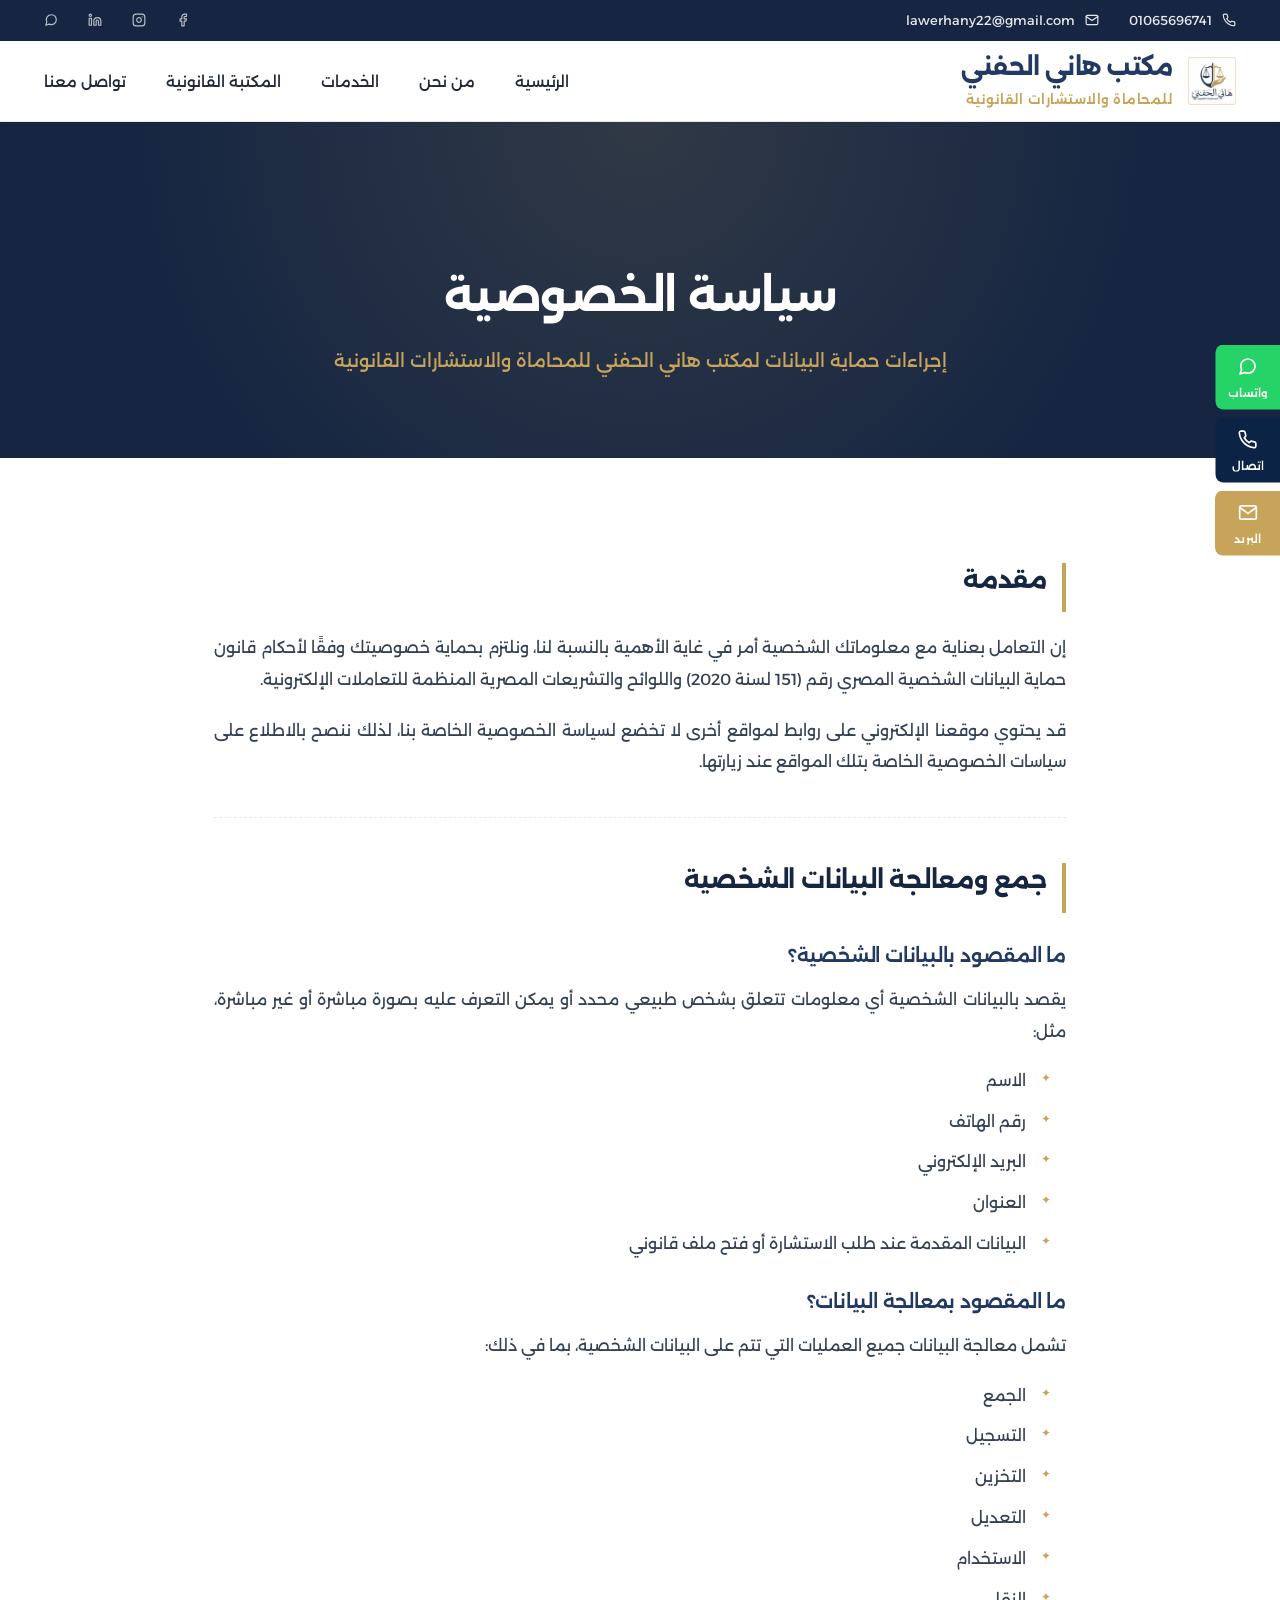
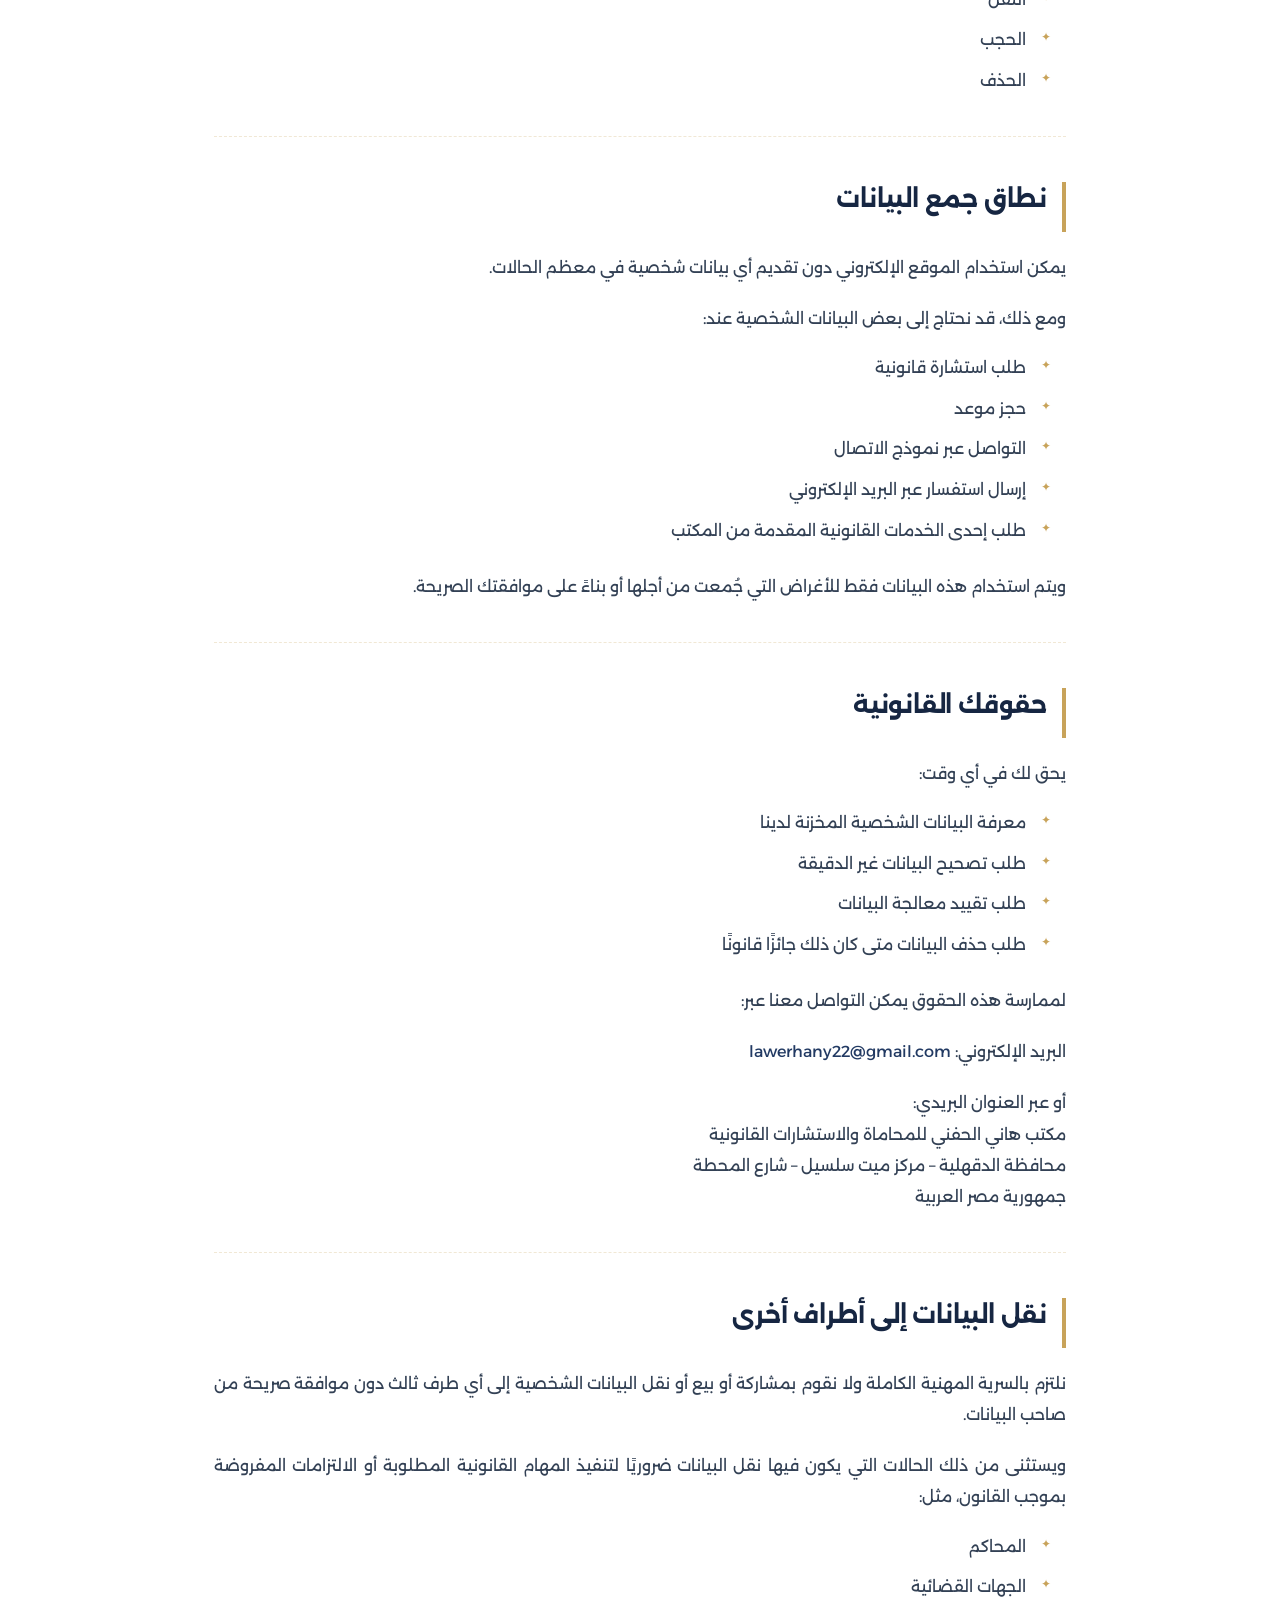
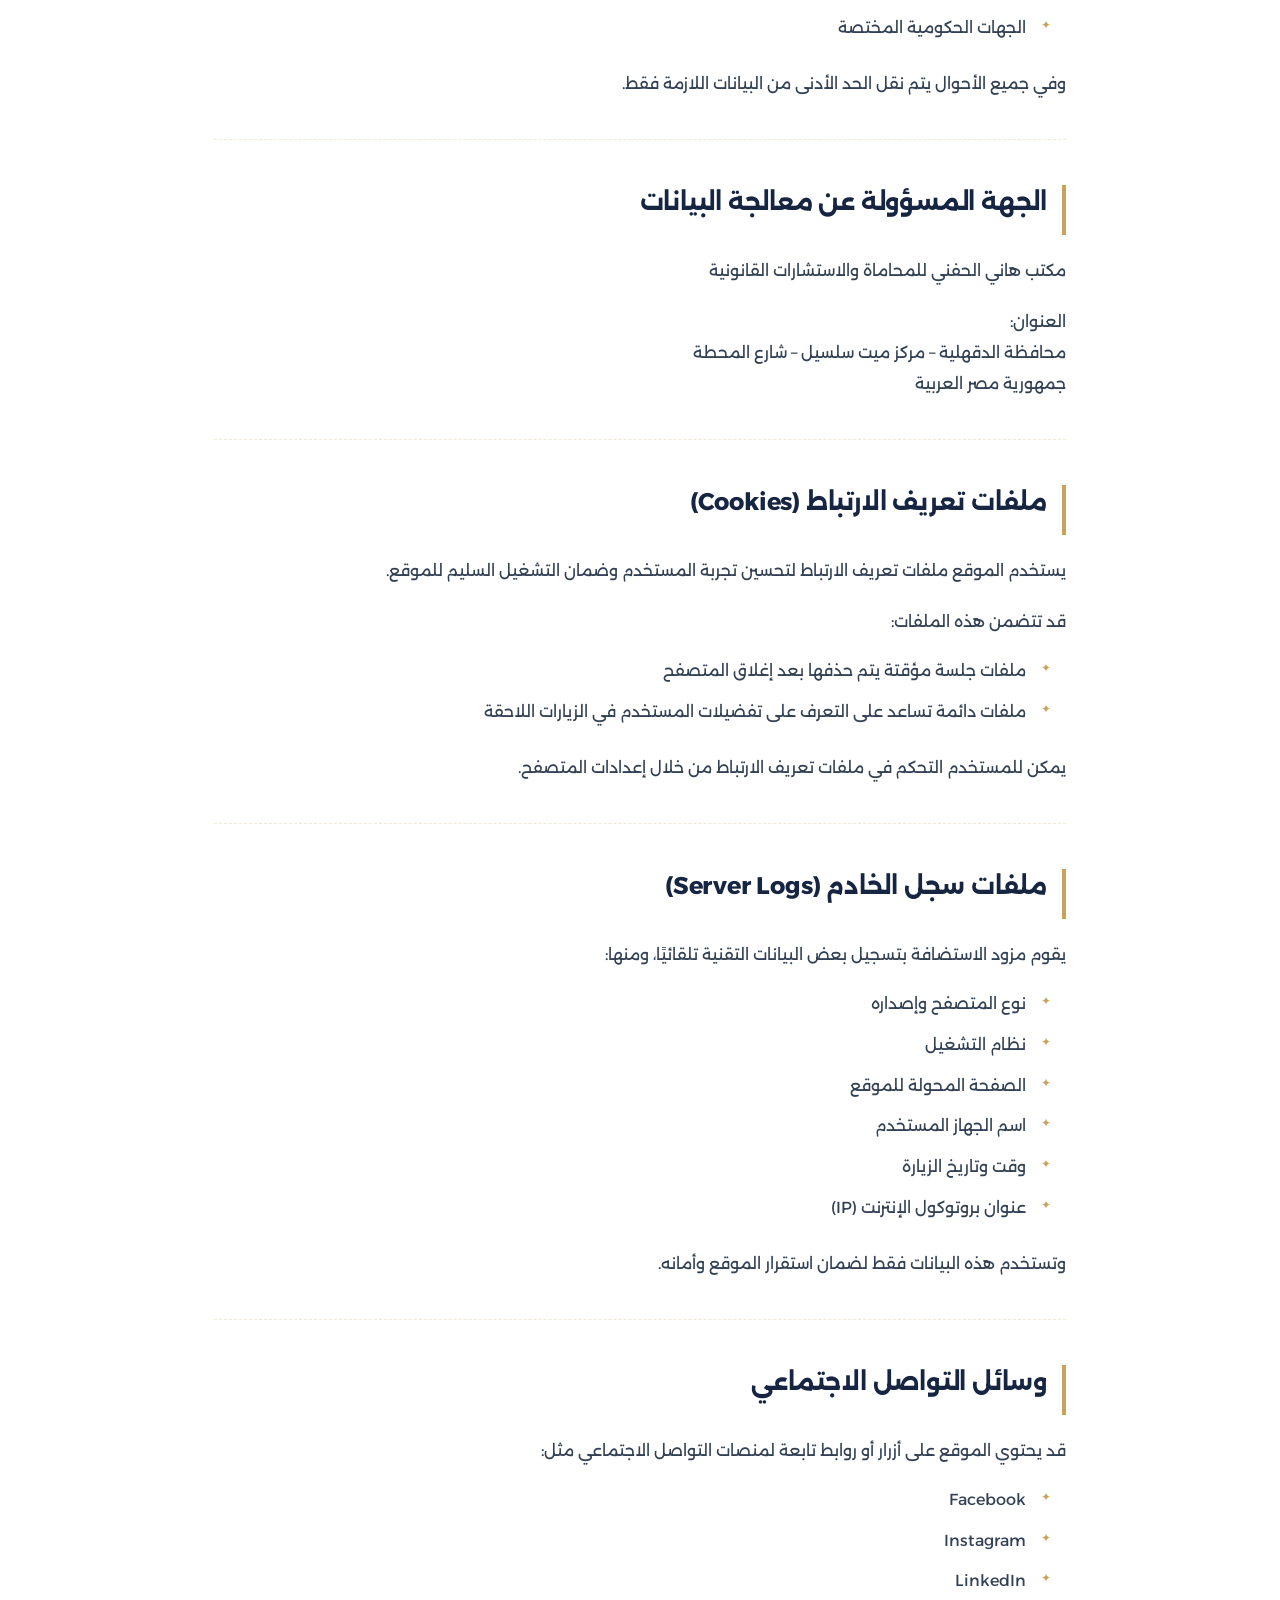
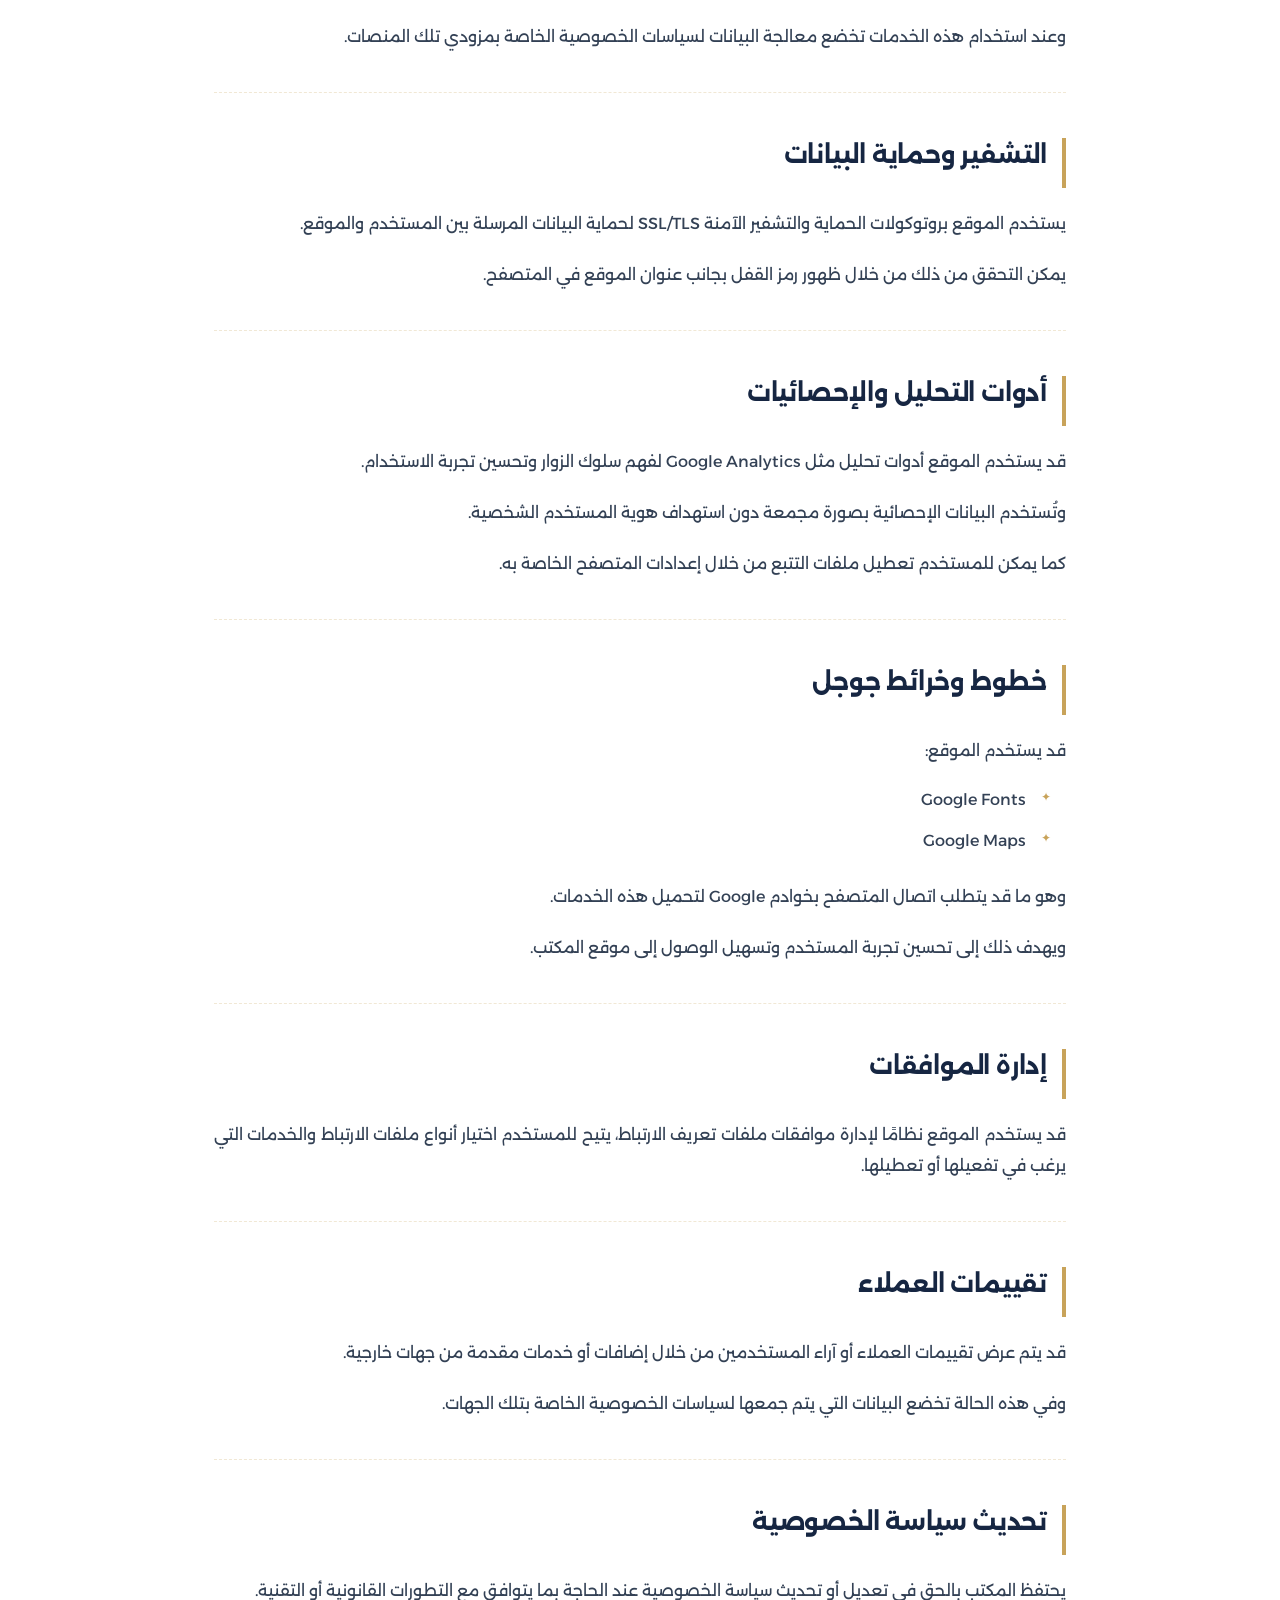
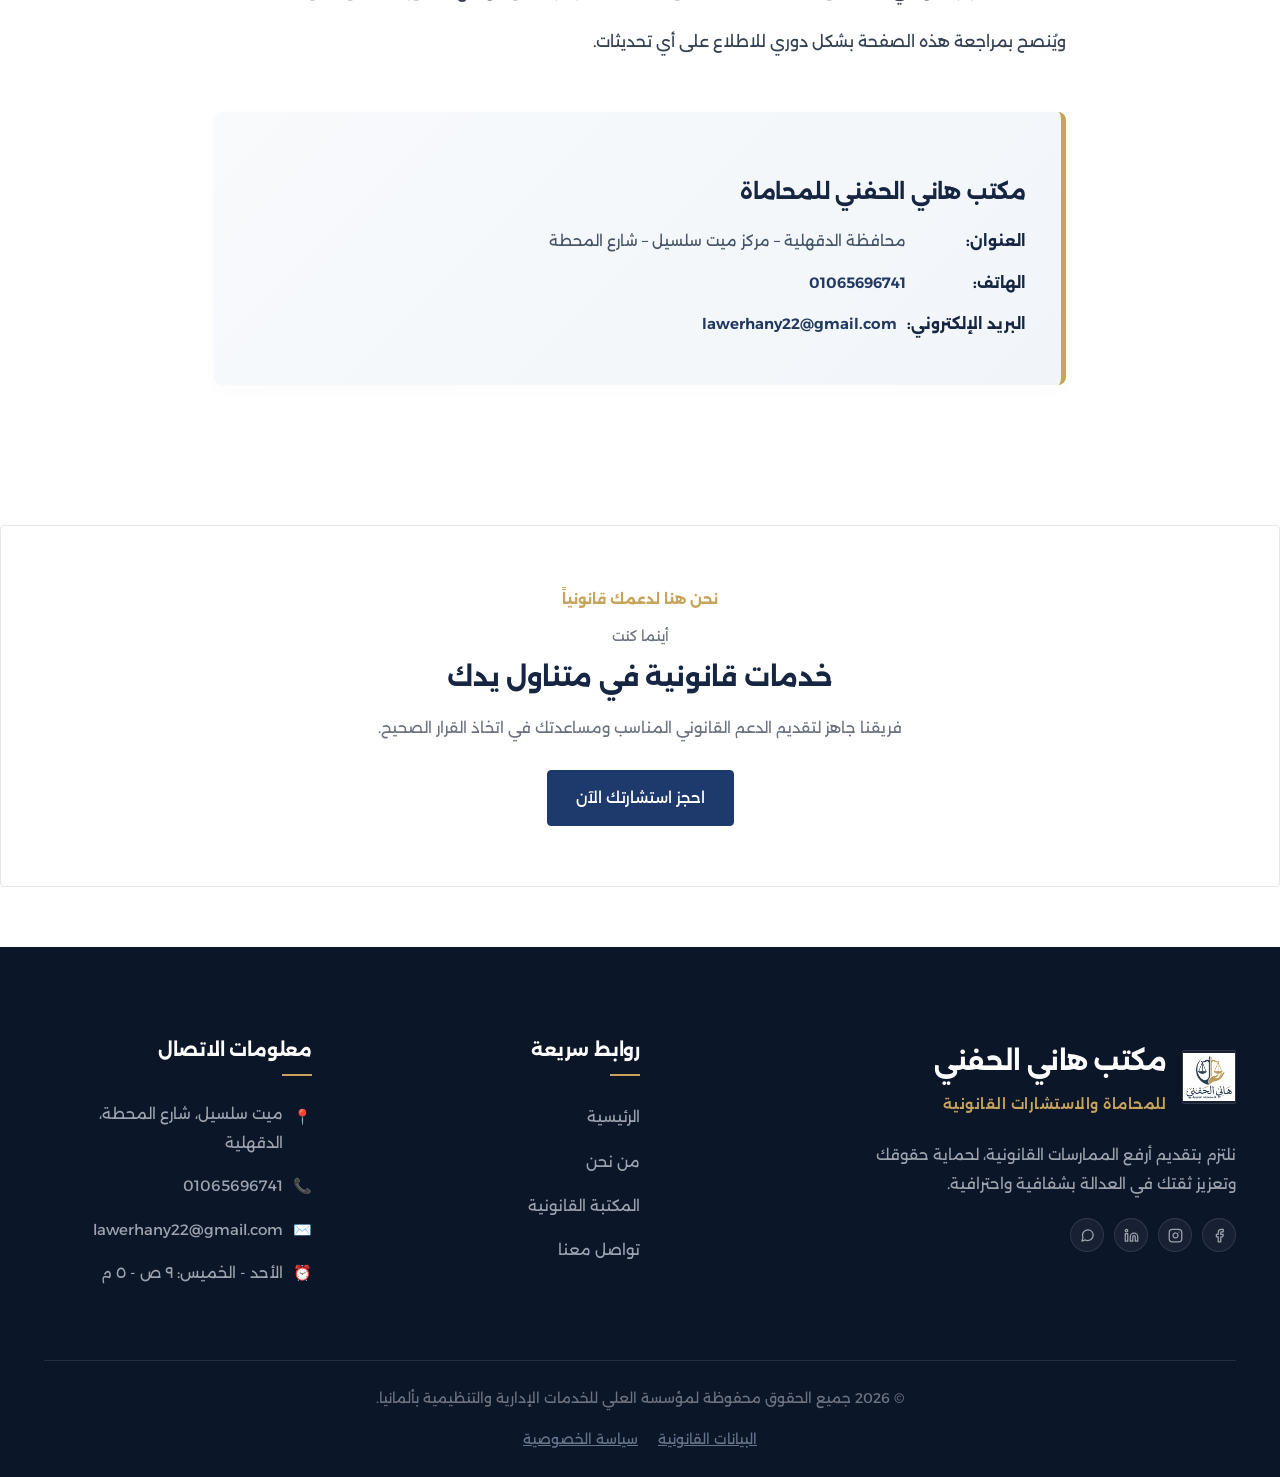
<file: privacy.html>
<!doctype html>
<html lang="ar" dir="rtl">
  <head>
    <meta charset="UTF-8" />
    <meta name="viewport" content="width=device-width, initial-scale=1.0" />
    <meta
      name="description"
      content="سياسة الخصوصية لمكتب هاني الحفني للمحاماة والاستشارات القانونية."
    />
    <link rel="canonical" href="https://www.HanyElhefny.de/privacy.html" />
    <title>سياسة الخصوصية | مكتب هاني الحفني للمحاماة</title>

    <!-- Open Graph Meta Tags -->
    <meta property="og:title" content="سياسة الخصوصية | مكتب هاني الحفني للمحاماة" />
    <meta property="og:description" content="سياسة الخصوصية لمكتب هاني الحفني للمحاماة والاستشارات القانونية." />
    <meta property="og:type" content="website" />
    <meta property="og:url" content="https://www.HanyElhefny.de/privacy.html" />
    <meta property="og:site_name" content="مكتب هاني الحفني للمحاماة" />

    <link rel="preconnect" href="https://fonts.googleapis.com" />
    <link rel="preconnect" href="https://fonts.gstatic.com" crossorigin />
    <link
      href="https://fonts.googleapis.com/css2?family=Alexandria:wght@300;400;500;600;700;800&display=swap"
      rel="stylesheet"
    />

    <link rel="stylesheet" href="css/style.css" />
    <link rel="stylesheet" href="css/responsive.css" />
    <style>
      /* --- PREMIUM TYPOGRAPHY & SPACING --- */
      .legal-hero {
        margin-bottom: 20px !important;
        padding: 140px 0 80px !important;
      }
      .section:first-of-type {
        padding: 0 !important;
      }
      .legal-container {
        padding: 40px 24px 80px !important;
        max-width: 900px !important;
      }

      /* --- DOCUMENT EDITORIAL STYLE --- */
      .legal-document {
        font-family: "Alexandria", sans-serif !important;
      }
      .legal-document h2 {
        font-size: 24px !important;
        color: var(--primary-dark) !important;
        margin: 45px 0 20px !important;
        padding-right: 15px !important;
        border-right: 4px solid var(--secondary) !important;
        border-left: none !important;
        border-bottom: none !important;
        font-weight: 700 !important;
        line-height: 1.4 !important;
      }
      .legal-document h3 {
        font-size: 19px !important;
        color: var(--primary) !important;
        margin: 30px 0 15px !important;
        font-weight: 600 !important;
      }
      .legal-document p {
        font-size: 16px !important;
        line-height: 1.95 !important;
        color: #334155 !important;
        margin-bottom: 20px !important;
        text-align: justify !important;
      }
      .legal-document ul {
        margin-bottom: 25px !important;
        padding-right: 15px !important;
      }
      .legal-document ul li {
        font-size: 16px !important;
        line-height: 1.8 !important;
        color: #334155 !important;
        margin-bottom: 12px !important;
        padding-right: 25px !important;
        position: relative !important;
      }
      .legal-document ul li::before {
        content: "✦" !important;
        position: absolute !important;
        right: 0 !important;
        top: 0px !important;
        color: var(--secondary) !important;
        font-size: 12px !important;
        background-color: transparent !important;
        border-radius: 0 !important;
        width: auto !important;
        height: auto !important;
      }
      .legal-document hr {
        margin: 40px 0 !important;
        border: none !important;
        border-top: 1px dashed rgba(200, 163, 90, 0.25) !important;
      }

      /* --- CONTACT CARD REDESIGN --- */
      .legal-contact-card {
        background: linear-gradient(135deg, #f8fafc 0%, #f1f5f9 100%) !important;
        border: 1px solid rgba(200, 163, 90, 0.2) !important;
        border-right: 5px solid var(--secondary) !important;
        border-left: none !important;
        border-top: none !important;
        border-bottom: none !important;
        border-radius: 8px !important;
        padding: 35px !important;
        margin-top: 55px !important;
        text-align: right !important;
        box-shadow: 0 4px 20px rgba(11, 35, 69, 0.02) !important;
      }
      .legal-contact-card h3 {
        font-size: 21px !important;
        color: var(--primary-dark) !important;
        margin-bottom: 20px !important;
        font-weight: 700 !important;
        border: none !important;
        padding: 0 !important;
      }
      .legal-contact-card p {
        margin-bottom: 12px !important;
        font-size: 15px !important;
        display: flex !important;
        align-items: center !important;
        gap: 10px !important;
        color: #475569 !important;
      }
      .legal-contact-card p strong {
        color: var(--primary-dark) !important;
        min-width: 110px !important;
        display: inline-block !important;
      }
      .legal-contact-card a {
        color: var(--primary) !important;
        font-weight: 600 !important;
        transition: color 0.3s ease !important;
      }
      .legal-contact-card a:hover {
        color: var(--secondary) !important;
      }
    </style>
  </head>
  <body>
    <!-- TOP BAR -->
    <div class="top-bar">
      <div class="container top-bar-inner">
        <div class="top-contacts">
          <a href="tel:01065696741" class="top-phone">
            <svg
              width="14"
              height="14"
              viewBox="0 0 24 24"
              fill="none"
              stroke="currentColor"
              stroke-width="2"
              stroke-linecap="round"
              stroke-linejoin="round"
            >
              <path
                d="M22 16.92v3a2 2 0 0 1-2.18 2 19.79 19.79 0 0 1-8.63-3.07 19.5 19.5 0 0 1-6-6 19.79 19.79 0 0 1-3.07-8.67A2 2 0 0 1 4.11 2h3a2 2 0 0 1 2 1.72 12.84 12.84 0 0 0 .7 2.81 2 2 0 0 1-.45 2.11L8.09 9.91a16 16 0 0 0 6 6l1.27-1.27a2 2 0 0 1 2.11-.45 12.84 12.84 0 0 0 2.81.7A2 2 0 0 1 22 16.92z"
              ></path>
            </svg>
            01065696741
          </a>
          <a href="mailto:lawerhany22@gmail.com" class="top-email">
            <svg
              width="14"
              height="14"
              viewBox="0 0 24 24"
              fill="none"
              stroke="currentColor"
              stroke-width="2"
              stroke-linecap="round"
              stroke-linejoin="round"
            >
              <path
                d="M4 4h16c1.1 0 2 .9 2 2v12c0 1.1-.9 2-2 2H4c-1.1 0-2-.9-2-2V6c0-1.1.9-2 2-2z"
              ></path>
              <polyline points="22,6 12,13 2,6"></polyline>
            </svg>
            lawerhany22@gmail.com
          </a>
        </div>
        <div class="top-socials">
          <a
            href="https://www.facebook.com/profile.php?id=61581165903852"
            target="_blank"
            rel="noopener noreferrer"
            aria-label="Facebook"
          >
            <svg
              width="14"
              height="14"
              viewBox="0 0 24 24"
              fill="none"
              stroke="currentColor"
              stroke-width="2"
              stroke-linecap="round"
              stroke-linejoin="round"
            >
              <path
                d="M18 2h-3a5 5 0 0 0-5 5v3H7v4h3v8h4v-8h3l1-4h-4V7a1 1 0 0 1 1-1h3z"
              ></path>
            </svg>
          </a>
          <a
            href="https://www.instagram.com/"
            target="_blank"
            rel="noopener noreferrer"
            aria-label="Instagram"
          >
            <svg
              width="14"
              height="14"
              viewBox="0 0 24 24"
              fill="none"
              stroke="currentColor"
              stroke-width="2"
              stroke-linecap="round"
              stroke-linejoin="round"
            >
              <rect x="2" y="2" width="20" height="20" rx="5" ry="5"></rect>
              <path d="M16 11.37A4 4 0 1 1 12.63 8 4 4 0 0 1 16 11.37z"></path>
              <line x1="17.5" y1="6.5" x2="17.51" y2="6.5"></line>
            </svg>
          </a>
          <a
            href="https://www.linkedin.com/in/hany-elhefny-36672531a"
            target="_blank"
            rel="noopener noreferrer"
            aria-label="LinkedIn"
          >
            <svg
              width="14"
              height="14"
              viewBox="0 0 24 24"
              fill="none"
              stroke="currentColor"
              stroke-width="2"
              stroke-linecap="round"
              stroke-linejoin="round"
            >
              <path
                d="M16 8a6 6 0 0 1 6 6v7h-4v-7a2 2 0 0 0-2-2 2 2 0 0 0-2 2v7h-4v-7a6 6 0 0 1 6-6z"
              ></path>
              <rect x="2" y="9" width="4" height="12"></rect>
              <circle cx="4" cy="4" r="2"></circle>
            </svg>
          </a>
          <a
            href="https://wa.me/201065696741"
            target="_blank"
            rel="noopener noreferrer"
            aria-label="WhatsApp"
          >
            <svg
              width="14"
              height="14"
              viewBox="0 0 24 24"
              fill="none"
              stroke="currentColor"
              stroke-width="2"
              stroke-linecap="round"
              stroke-linejoin="round"
            >
              <path
                d="M21 11.5a8.38 8.38 0 0 1-.9 3.8 8.5 8.5 0 0 1-7.6 4.7 8.38 8.38 0 0 1-3.8-.9L3 21l1.9-5.7a8.38 8.38 0 0 1-.9-3.8 8.5 8.5 0 0 1 4.7-7.6 8.38 8.38 0 0 1 3.8-.9h.5a8.48 8.48 0 0 1 8 8v.5z"
              ></path>
            </svg>
          </a>
        </div>
      </div>
    </div>

    <!-- MAIN HEADER -->
    <header
      class="main-header"
      id="header"
      style="
        position: relative;
        box-shadow: var(--shadow-sm);
        border-bottom: 1px solid var(--border-color);
      "
    >
      <div class="container header-inner">
        <a href="index.html" class="logo">
          <div class="logo-icon">
            <img src="assets/images/logo/logo.webp" alt="مكتب هاني الحفني" width="auto" height="auto" style="object-fit: contain;">
          </div>
          <div class="logo-text">
            <h1>مكتب هاني الحفني</h1>
            <span>للمحاماة والاستشارات القانونية</span>
          </div>
        </a>

        <button class="mobile-menu-btn" aria-label="Toggle Menu" id="menuBtn">
          <svg
            width="24"
            height="24"
            viewBox="0 0 24 24"
            fill="none"
            stroke="currentColor"
            stroke-width="2"
            stroke-linecap="round"
            stroke-linejoin="round"
          >
            <line x1="3" y1="12" x2="21" y2="12"></line>
            <line x1="3" y1="6" x2="21" y2="6"></line>
            <line x1="3" y1="18" x2="21" y2="18"></line>
          </svg>
        </button>

        <nav class="main-nav" id="mainNav">
          <ul>
            <li><a href="index.html#home">الرئيسية</a></li>
            <li><a href="index.html#about">من نحن</a></li>
            <li><a href="/index.html#services">الخدمات</a></li>
            <li><a href="/blog.html">المكتبة القانونية</a></li>
            <li><a href="index.html#contact">تواصل معنا</a></li>
          </ul>
        </nav>
      </div>
    </header>

    <!-- HERO SECTION -->
    <div class="legal-hero">
      <div class="container">
        <h1>سياسة الخصوصية</h1>
        <p class="legal-subtitle">
          إجراءات حماية البيانات لمكتب هاني الحفني للمحاماة والاستشارات القانونية
        </p>
      </div>
    </div>

    <!-- CONTENT SECTION -->
    <section class="section">
      <div class="legal-container">
        <div class="legal-document">
          <h2>مقدمة</h2>
          <p>
            إن التعامل بعناية مع معلوماتك الشخصية أمر في غاية الأهمية بالنسبة لنا، ونلتزم بحماية خصوصيتك وفقًا لأحكام قانون حماية البيانات الشخصية المصري رقم (151 لسنة 2020) واللوائح والتشريعات المصرية المنظمة للتعاملات الإلكترونية.
          </p>
          <p>
            قد يحتوي موقعنا الإلكتروني على روابط لمواقع أخرى لا تخضع لسياسة الخصوصية الخاصة بنا، لذلك ننصح بالاطلاع على سياسات الخصوصية الخاصة بتلك المواقع عند زيارتها.
          </p>

          <hr
            style="
              margin: 40px 0;
              border: none;
              border-top: 1px solid var(--border-color);
            "
          />

          <h2>جمع ومعالجة البيانات الشخصية</h2>
          
          <h3>ما المقصود بالبيانات الشخصية؟</h3>
          <p>يقصد بالبيانات الشخصية أي معلومات تتعلق بشخص طبيعي محدد أو يمكن التعرف عليه بصورة مباشرة أو غير مباشرة، مثل:</p>
          <ul>
            <li>الاسم</li>
            <li>رقم الهاتف</li>
            <li>البريد الإلكتروني</li>
            <li>العنوان</li>
            <li>البيانات المقدمة عند طلب الاستشارة أو فتح ملف قانوني</li>
          </ul>

          <h3>ما المقصود بمعالجة البيانات؟</h3>
          <p>تشمل معالجة البيانات جميع العمليات التي تتم على البيانات الشخصية، بما في ذلك:</p>
          <ul>
            <li>الجمع</li>
            <li>التسجيل</li>
            <li>التخزين</li>
            <li>التعديل</li>
            <li>الاستخدام</li>
            <li>النقل</li>
            <li>الحجب</li>
            <li>الحذف</li>
          </ul>

          <hr
            style="
              margin: 40px 0;
              border: none;
              border-top: 1px solid var(--border-color);
            "
          />

          <h2>نطاق جمع البيانات</h2>
          <p>يمكن استخدام الموقع الإلكتروني دون تقديم أي بيانات شخصية في معظم الحالات.</p>
          <p>ومع ذلك، قد نحتاج إلى بعض البيانات الشخصية عند:</p>
          <ul>
            <li>طلب استشارة قانونية</li>
            <li>حجز موعد</li>
            <li>التواصل عبر نموذج الاتصال</li>
            <li>إرسال استفسار عبر البريد الإلكتروني</li>
            <li>طلب إحدى الخدمات القانونية المقدمة من المكتب</li>
          </ul>
          <p>ويتم استخدام هذه البيانات فقط للأغراض التي جُمعت من أجلها أو بناءً على موافقتك الصريحة.</p>

          <hr
            style="
              margin: 40px 0;
              border: none;
              border-top: 1px solid var(--border-color);
            "
          />

          <h2>حقوقك القانونية</h2>
          <p>يحق لك في أي وقت:</p>
          <ul>
            <li>معرفة البيانات الشخصية المخزنة لدينا</li>
            <li>طلب تصحيح البيانات غير الدقيقة</li>
            <li>طلب تقييد معالجة البيانات</li>
            <li>طلب حذف البيانات متى كان ذلك جائزًا قانونًا</li>
          </ul>
          <p>لممارسة هذه الحقوق يمكن التواصل معنا عبر:</p>
          <p>البريد الإلكتروني: <a href="mailto:lawerhany22@gmail.com">lawerhany22@gmail.com</a></p>
          <p>أو عبر العنوان البريدي:<br>
          مكتب هاني الحفني للمحاماة والاستشارات القانونية<br>
          محافظة الدقهلية – مركز ميت سلسيل – شارع المحطة<br>
          جمهورية مصر العربية</p>

          <hr
            style="
              margin: 40px 0;
              border: none;
              border-top: 1px solid var(--border-color);
            "
          />

          <h2>نقل البيانات إلى أطراف أخرى</h2>
          <p>نلتزم بالسرية المهنية الكاملة ولا نقوم بمشاركة أو بيع أو نقل البيانات الشخصية إلى أي طرف ثالث دون موافقة صريحة من صاحب البيانات.</p>
          <p>ويستثنى من ذلك الحالات التي يكون فيها نقل البيانات ضروريًا لتنفيذ المهام القانونية المطلوبة أو الالتزامات المفروضة بموجب القانون، مثل:</p>
          <ul>
            <li>المحاكم</li>
            <li>الجهات القضائية</li>
            <li>الجهات الحكومية المختصة</li>
          </ul>
          <p>وفي جميع الأحوال يتم نقل الحد الأدنى من البيانات اللازمة فقط.</p>

          <hr
            style="
              margin: 40px 0;
              border: none;
              border-top: 1px solid var(--border-color);
            "
          />

          <h2>الجهة المسؤولة عن معالجة البيانات</h2>
          <p>مكتب هاني الحفني للمحاماة والاستشارات القانونية</p>
          <p>العنوان:<br>
          محافظة الدقهلية – مركز ميت سلسيل – شارع المحطة<br>
          جمهورية مصر العربية</p>

          <hr
            style="
              margin: 40px 0;
              border: none;
              border-top: 1px solid var(--border-color);
            "
          />

          <h2>ملفات تعريف الارتباط (Cookies)</h2>
          <p>يستخدم الموقع ملفات تعريف الارتباط لتحسين تجربة المستخدم وضمان التشغيل السليم للموقع.</p>
          <p>قد تتضمن هذه الملفات:</p>
          <ul>
            <li>ملفات جلسة مؤقتة يتم حذفها بعد إغلاق المتصفح</li>
            <li>ملفات دائمة تساعد على التعرف على تفضيلات المستخدم في الزيارات اللاحقة</li>
          </ul>
          <p>يمكن للمستخدم التحكم في ملفات تعريف الارتباط من خلال إعدادات المتصفح.</p>

          <hr
            style="
              margin: 40px 0;
              border: none;
              border-top: 1px solid var(--border-color);
            "
          />

          <h2>ملفات سجل الخادم (Server Logs)</h2>
          <p>يقوم مزود الاستضافة بتسجيل بعض البيانات التقنية تلقائيًا، ومنها:</p>
          <ul>
            <li>نوع المتصفح وإصداره</li>
            <li>نظام التشغيل</li>
            <li>الصفحة المحولة للموقع</li>
            <li>اسم الجهاز المستخدم</li>
            <li>وقت وتاريخ الزيارة</li>
            <li>عنوان بروتوكول الإنترنت (IP)</li>
          </ul>
          <p>وتستخدم هذه البيانات فقط لضمان استقرار الموقع وأمانه.</p>

          <hr
            style="
              margin: 40px 0;
              border: none;
              border-top: 1px solid var(--border-color);
            "
          />

          <h2>وسائل التواصل الاجتماعي</h2>
          <p>قد يحتوي الموقع على أزرار أو روابط تابعة لمنصات التواصل الاجتماعي مثل:</p>
          <ul>
            <li>Facebook</li>
            <li>Instagram</li>
            <li>LinkedIn</li>
          </ul>
          <p>وعند استخدام هذه الخدمات تخضع معالجة البيانات لسياسات الخصوصية الخاصة بمزودي تلك المنصات.</p>

          <hr
            style="
              margin: 40px 0;
              border: none;
              border-top: 1px solid var(--border-color);
            "
          />

          <h2>التشفير وحماية البيانات</h2>
          <p>يستخدم الموقع بروتوكولات الحماية والتشفير الآمنة SSL/TLS لحماية البيانات المرسلة بين المستخدم والموقع.</p>
          <p>يمكن التحقق من ذلك من خلال ظهور رمز القفل بجانب عنوان الموقع في المتصفح.</p>

          <hr
            style="
              margin: 40px 0;
              border: none;
              border-top: 1px solid var(--border-color);
            "
          />

          <h2>أدوات التحليل والإحصائيات</h2>
          <p>قد يستخدم الموقع أدوات تحليل مثل Google Analytics لفهم سلوك الزوار وتحسين تجربة الاستخدام.</p>
          <p>وتُستخدم البيانات الإحصائية بصورة مجمعة دون استهداف هوية المستخدم الشخصية.</p>
          <p>كما يمكن للمستخدم تعطيل ملفات التتبع من خلال إعدادات المتصفح الخاصة به.</p>

          <hr
            style="
              margin: 40px 0;
              border: none;
              border-top: 1px solid var(--border-color);
            "
          />

          <h2>خطوط وخرائط جوجل</h2>
          <p>قد يستخدم الموقع:</p>
          <ul>
            <li>Google Fonts</li>
            <li>Google Maps</li>
          </ul>
          <p>وهو ما قد يتطلب اتصال المتصفح بخوادم Google لتحميل هذه الخدمات.</p>
          <p>ويهدف ذلك إلى تحسين تجربة المستخدم وتسهيل الوصول إلى موقع المكتب.</p>

          <hr
            style="
              margin: 40px 0;
              border: none;
              border-top: 1px solid var(--border-color);
            "
          />

          <h2>إدارة الموافقات</h2>
          <p>قد يستخدم الموقع نظامًا لإدارة موافقات ملفات تعريف الارتباط، يتيح للمستخدم اختيار أنواع ملفات الارتباط والخدمات التي يرغب في تفعيلها أو تعطيلها.</p>

          <hr
            style="
              margin: 40px 0;
              border: none;
              border-top: 1px solid var(--border-color);
            "
          />

          <h2>تقييمات العملاء</h2>
          <p>قد يتم عرض تقييمات العملاء أو آراء المستخدمين من خلال إضافات أو خدمات مقدمة من جهات خارجية.</p>
          <p>وفي هذه الحالة تخضع البيانات التي يتم جمعها لسياسات الخصوصية الخاصة بتلك الجهات.</p>

          <hr
            style="
              margin: 40px 0;
              border: none;
              border-top: 1px solid var(--border-color);
            "
          />

          <h2>تحديث سياسة الخصوصية</h2>
          <p>يحتفظ المكتب بالحق في تعديل أو تحديث سياسة الخصوصية عند الحاجة بما يتوافق مع التطورات القانونية أو التقنية.</p>
          <p>ويُنصح بمراجعة هذه الصفحة بشكل دوري للاطلاع على أي تحديثات.</p>

          <div class="legal-contact-card">
            <h3>مكتب هاني الحفني للمحاماة</h3>
            <p><strong>العنوان:</strong> محافظة الدقهلية – مركز ميت سلسيل – شارع المحطة</p>
            <p><strong>الهاتف:</strong> <a href="tel:01065696741">01065696741</a></p>
            <p><strong>البريد الإلكتروني:</strong> <a href="mailto:lawerhany22@gmail.com">lawerhany22@gmail.com</a></p>
          </div>
        </div>
      </div>
    </section>

    <!-- GLOBAL CTA SECTION -->
    <section class="section-cta" style="background-color: #ffffff; padding: 60px 20px; border-top: 1px solid var(--border-color); border-bottom: 1px solid var(--border-color); margin: 0;">
      <div class="cta-container">
        <span class="cta-subtitle">نحن هنا لدعمك قانونياً</span>
        <span class="cta-secondary">أينما كنت</span>
        <h2 class="cta-title">خدمات قانونية في متناول يدك</h2>
        <p class="cta-desc">فريقنا جاهز لتقديم الدعم القانوني المناسب ومساعدتك في اتخاذ القرار الصحيح.</p>
        <a href="index.html#contact" class="btn-cta">احجز استشارتك الآن</a>
      </div>
    </section>

    <!-- FOOTER -->
    <footer class="main-footer">
      <div class="container">
        <div class="footer-grid">
          <div class="footer-col brand-col">
            <div class="footer-logo">
              <div class="logo-icon">
                <img src="assets/images/logo/logo.webp" alt="مكتب هاني الحفني" width="auto" height="auto" style="object-fit: contain;">
              </div>
              <div class="logo-text">
                <div class="footer-logo-title">مكتب هاني الحفني</div>
                <span>للمحاماة والاستشارات القانونية</span>
              </div>
            </div>
            <p class="footer-desc" style="margin-bottom: 20px;">
              نلتزم بتقديم أرفع الممارسات القانونية، لحماية حقوقك وتعزيز ثقتك في
              العدالة بشفافية واحترافية.
            </p>
            <div class="footer-socials" style="display: flex; gap: 10px; flex-wrap: wrap;">
              <a href="https://www.facebook.com/profile.php?id=61581165903852" target="_blank" rel="noopener noreferrer" aria-label="Facebook" style="display: flex; align-items: center; justify-content: center; width: 34px; height: 34px; background-color: rgba(255, 255, 255, 0.05); border: 1px solid rgba(255, 255, 255, 0.1); border-radius: 50%; color: #9ca3af; transition: all 0.3s ease;">
                <svg width="15" height="15" viewBox="0 0 24 24" fill="none" stroke="currentColor" stroke-width="2" stroke-linecap="round" stroke-linejoin="round"><path d="M18 2h-3a5 5 0 0 0-5 5v3H7v4h3v8h4v-8h3l1-4h-4V7a1 1 0 0 1 1-1h3z"></path></svg>
              </a>
              <a href="https://www.instagram.com/" target="_blank" rel="noopener noreferrer" aria-label="Instagram" style="display: flex; align-items: center; justify-content: center; width: 34px; height: 34px; background-color: rgba(255, 255, 255, 0.05); border: 1px solid rgba(255, 255, 255, 0.1); border-radius: 50%; color: #9ca3af; transition: all 0.3s ease;">
                <svg width="15" height="15" viewBox="0 0 24 24" fill="none" stroke="currentColor" stroke-width="2" stroke-linecap="round" stroke-linejoin="round"><rect x="2" y="2" width="20" height="20" rx="5" ry="5"></rect><path d="M16 11.37A4 4 0 1 1 12.63 8 4 4 0 0 1 16 11.37z"></path><line x1="17.5" y1="6.5" x2="17.51" y2="6.5"></line></svg>
              </a>
              <a href="https://www.linkedin.com/in/hany-elhefny-36672531a" target="_blank" rel="noopener noreferrer" aria-label="LinkedIn" style="display: flex; align-items: center; justify-content: center; width: 34px; height: 34px; background-color: rgba(255, 255, 255, 0.05); border: 1px solid rgba(255, 255, 255, 0.1); border-radius: 50%; color: #9ca3af; transition: all 0.3s ease;">
                <svg width="15" height="15" viewBox="0 0 24 24" fill="none" stroke="currentColor" stroke-width="2" stroke-linecap="round" stroke-linejoin="round"><path d="M16 8a6 6 0 0 1 6 6v7h-4v-7a2 2 0 0 0-2-2 2 2 0 0 0-2 2v7h-4v-7a6 6 0 0 1 6-6z"></path><rect x="2" y="9" width="4" height="12"></rect><circle cx="4" cy="4" r="2"></circle></svg>
              </a>
              <a href="https://wa.me/201065696741" target="_blank" rel="noopener noreferrer" aria-label="WhatsApp" style="display: flex; align-items: center; justify-content: center; width: 34px; height: 34px; background-color: rgba(255, 255, 255, 0.05); border: 1px solid rgba(255, 255, 255, 0.1); border-radius: 50%; color: #9ca3af; transition: all 0.3s ease;">
                <svg width="15" height="15" viewBox="0 0 24 24" fill="none" stroke="currentColor" stroke-width="2" stroke-linecap="round" stroke-linejoin="round"><path d="M21 11.5a8.38 8.38 0 0 1-.9 3.8 8.5 8.5 0 0 1-7.6 4.7 8.38 8.38 0 0 1-3.8-.9L3 21l1.9-5.7a8.38 8.38 0 0 1-.9-3.8 8.5 8.5 0 0 1 4.7-7.6 8.38 8.38 0 0 1 3.8-.9h.5a8.48 8.48 0 0 1 8 8v.5z"></path></svg>
              </a>
            </div>
          </div>

          <div class="footer-col">
            <h4 class="footer-title">روابط سريعة</h4>
            <ul class="footer-links">
              <li><a href="index.html#home">الرئيسية</a></li>
              <li><a href="index.html#about">من نحن</a></li>
              <li><a href="/blog.html">المكتبة القانونية</a></li>
              <li><a href="index.html#contact">تواصل معنا</a></li>
            </ul>
          </div>

          <div class="footer-col">
            <h4 class="footer-title">معلومات الاتصال</h4>
            <ul class="footer-links" style="padding-right: 0; list-style: none;">
              <li style="margin-bottom: 15px; display: flex; gap: 10px; align-items: flex-start; color: #9ca3af; font-size: 15px;">
                <span style="color: var(--secondary); flex-shrink: 0; margin-top: 3px;">📍</span>
                <span>ميت سلسيل، شارع المحطة، الدقهلية</span>
              </li>
              <li style="margin-bottom: 15px; display: flex; gap: 10px; align-items: center; color: #9ca3af; font-size: 15px;">
                <span style="color: var(--secondary); flex-shrink: 0;">📞</span>
                <a href="tel:01065696741" style="color: #9ca3af; text-decoration: none; transition: color 0.3s ease;">01065696741</a>
              </li>
              <li style="margin-bottom: 15px; display: flex; gap: 10px; align-items: center; color: #9ca3af; font-size: 15px;">
                <span style="color: var(--secondary); flex-shrink: 0;">✉️</span>
                <a href="mailto:lawerhany22@gmail.com" style="color: #9ca3af; text-decoration: none; transition: color 0.3s ease;">lawerhany22@gmail.com</a>
              </li>
              <li style="display: flex; gap: 10px; align-items: center; color: #9ca3af; font-size: 15px;">
                <span style="color: var(--secondary); flex-shrink: 0;">⏰</span>
                <span>الأحد - الخميس: ٩ ص - ٥ م</span>
              </li>
            </ul>
          </div>
        </div>

        <div class="footer-bottom">
          <p>
            &copy; 2026 جميع الحقوق محفوظة لمؤسسة العلي للخدمات الإدارية والتنظيمية بألمانيا.
          </p>
          <div class="footer-legal-links" style="margin-top: 15px; display: flex; justify-content: center; gap: 20px;">
            <a href="legal.html" style="color: #64748b; font-size: 14px; text-decoration: underline;">البيانات القانونية</a>
            <a href="privacy.html" style="color: #64748b; font-size: 14px; text-decoration: underline;">سياسة الخصوصية</a>
          </div>
        </div>
      </div>
    </footer>

    <script src="js/main.js"></script>
  </body>
</html>
</file>
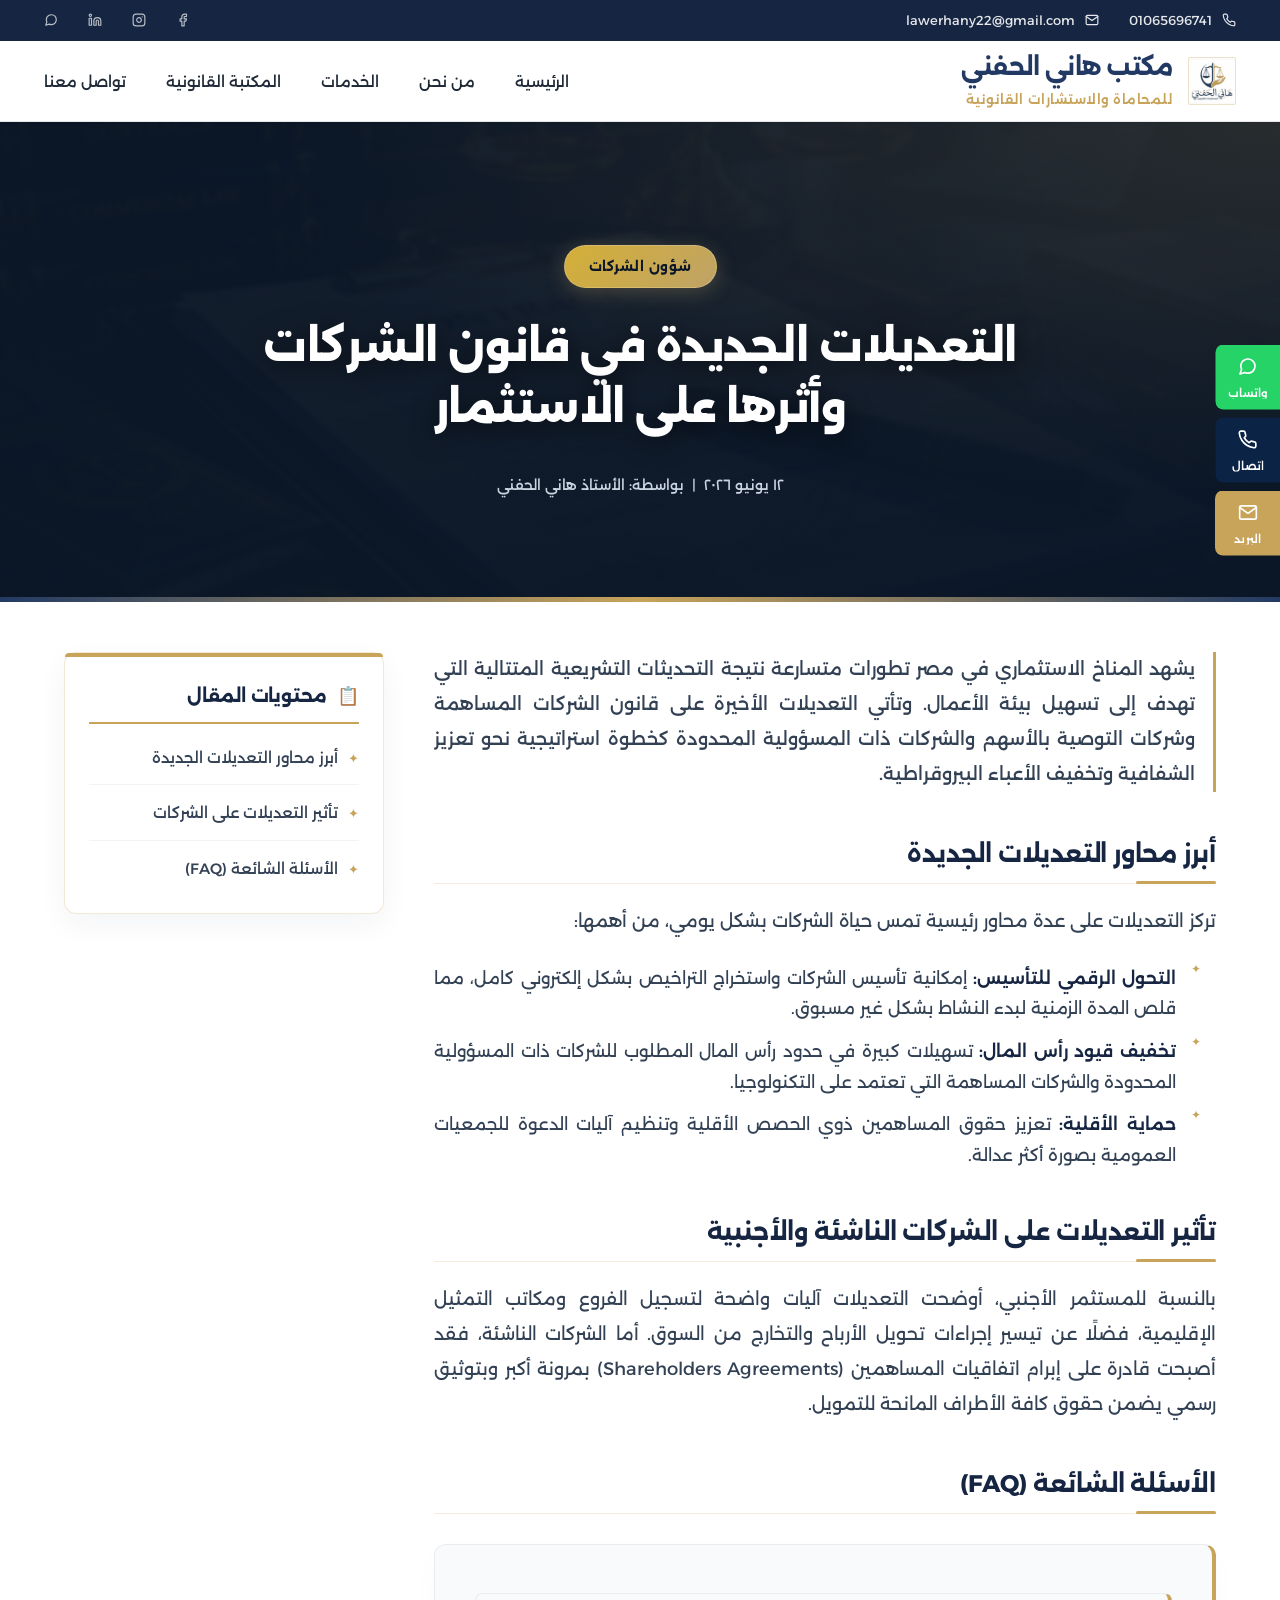
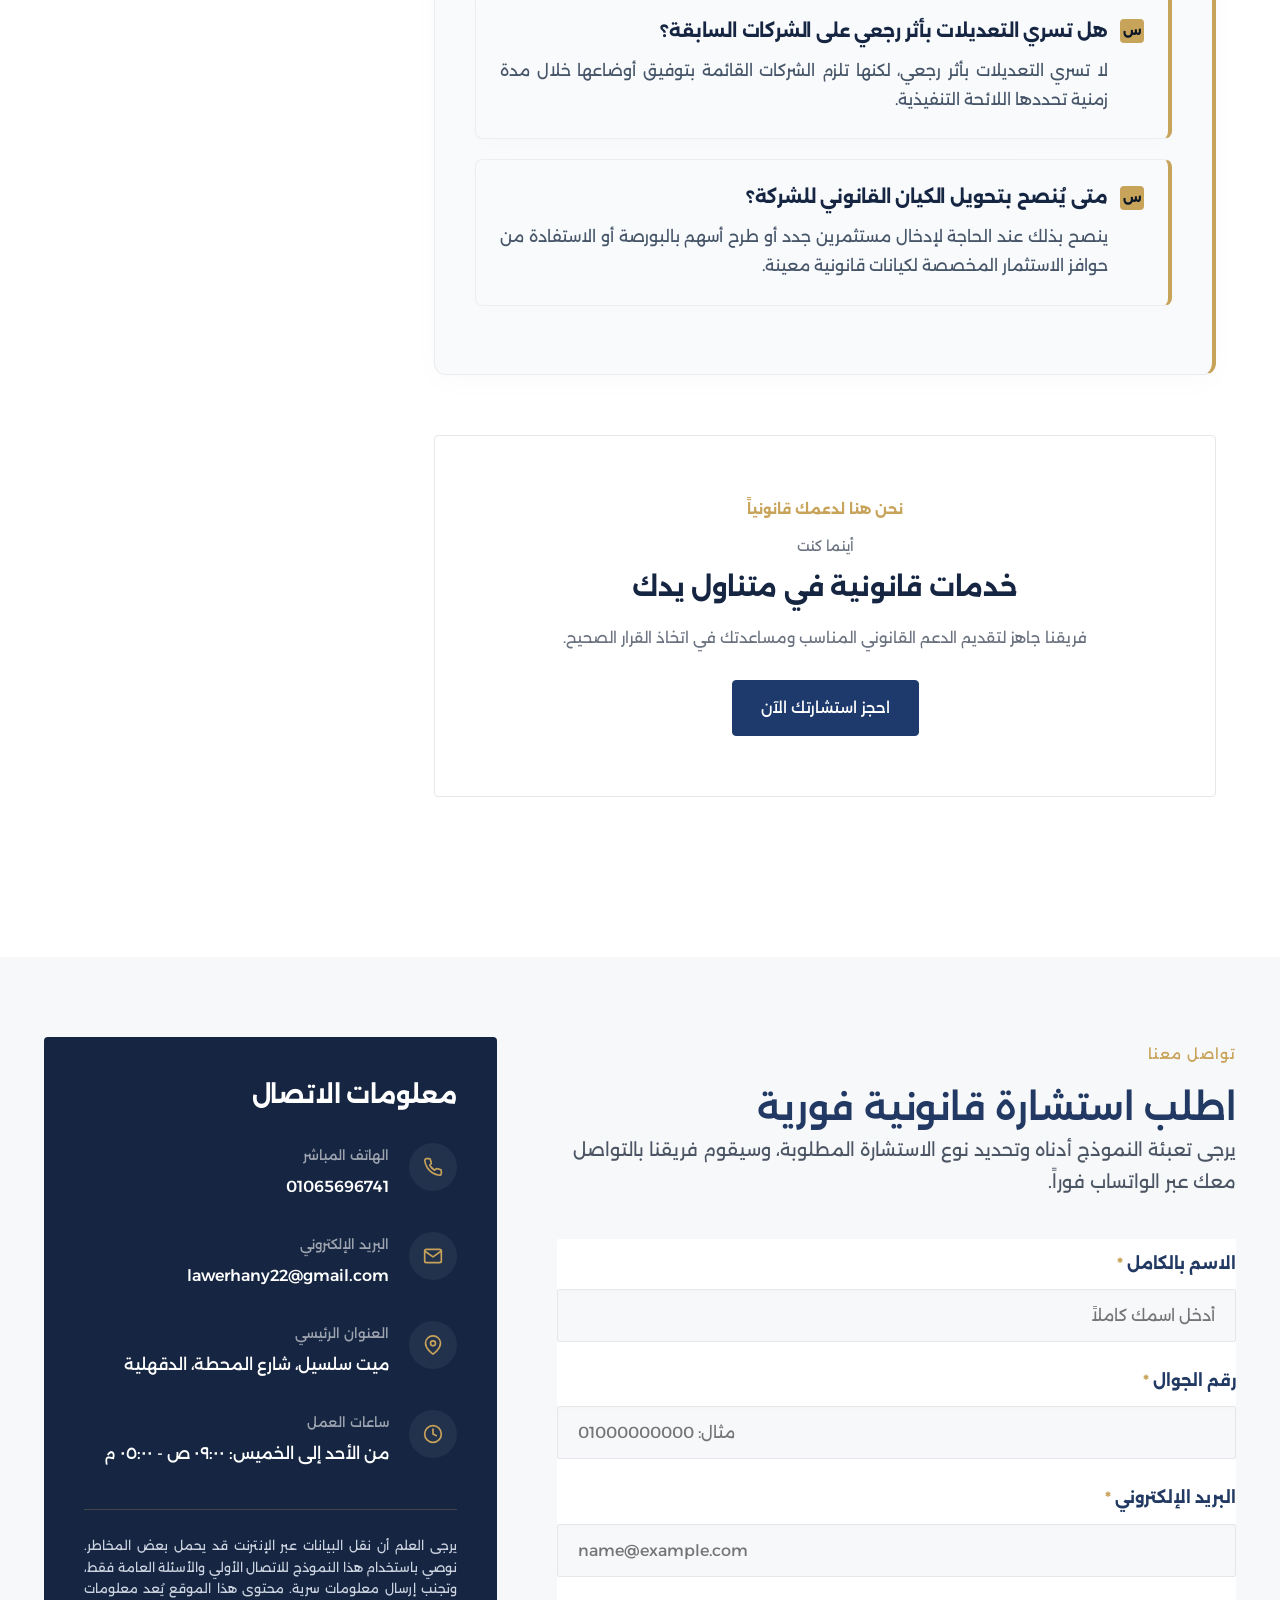
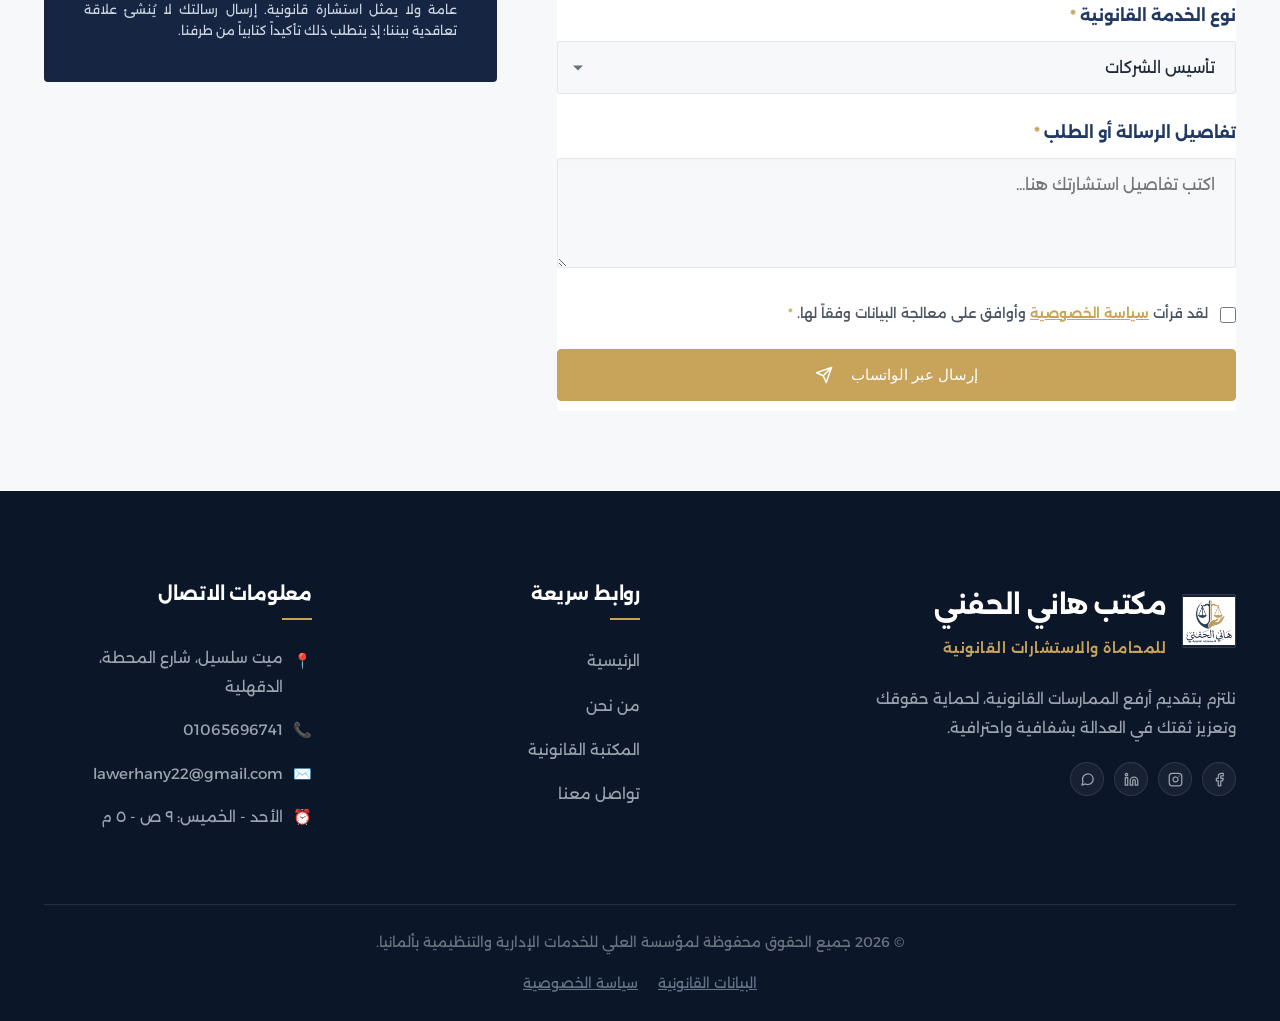
<file: blog/corporate-law-guide.html>
<!doctype html>
<html lang="ar" dir="rtl">
  <head>
    <meta charset="UTF-8" />
    <meta name="viewport" content="width=device-width, initial-scale=1.0" />
    <meta
      name="description"
      content="تعرف على أحدث التعديلات في قانون الشركات المصري وكيف تؤثر على تأسيس الشركات واستثمار الشركات الأجنبية والمحلية."
    />
    <title>
      التعديلات الجديدة في قانون الشركات وأثرها على الاستثمار | مكتب هاني الحفني
    </title>

    <link rel="preconnect" href="https://fonts.googleapis.com" />
    <link rel="preconnect" href="https://fonts.gstatic.com" crossorigin />
    <link
      href="https://fonts.googleapis.com/css2?family=Alexandria:wght@300;400;500;600;700;800&display=swap"
      rel="stylesheet"
      media="print" onload="this.media='all'"
    />

    <link rel="stylesheet" href="../css/style.min.css" />
    <link rel="stylesheet" href="../css/responsive.min.css" />
    <link rel="canonical" href="https://www.HanyElhefny.de/blog/corporate-law-guide.html" />

    <!-- Open Graph Tags -->
    <meta property="og:url" content="https://www.HanyElhefny.de/blog/corporate-law-guide.html" />
    <meta
      property="og:title"
      content="التعديلات الجديدة في قانون الشركات وأثرها على الاستثمار"
    />
    <meta
      property="og:description"
      content="تحليل شامل لأحدث التعديلات التشريعية على قانون الشركات وتأثيرها المباشر على جذب الاستثمارات الأجنبية وهيكلة الشركات القائمة."
    />
    <meta property="og:type" content="article" />
    <style>
      /* --- PREMIUM TYPOGRAPHY & SPACING FIXES --- */
      .article-hero {
        margin-bottom: 20px !important;
      }
      .section:first-of-type {
        padding-top: 0 !important;
        padding-bottom: 40px !important;
      }
      .article-body-container {
        padding: 30px 24px 60px !important;
      }
      
      /* --- SIDEBAR TABLE OF CONTENTS DESIGN --- */
      .sidebar-toc-card {
        background: #ffffff !important;
        border: 1px solid rgba(200, 163, 90, 0.25) !important;
        box-shadow: 0 10px 30px rgba(11, 35, 69, 0.05) !important;
        padding: 30px 24px !important;
        border-radius: 12px !important;
        position: relative !important;
      }
      .sidebar-toc-title {
        font-family: "Alexandria", sans-serif !important;
        font-size: 18px !important;
        font-weight: 700 !important;
        color: var(--primary-dark) !important;
        margin-bottom: 20px !important;
        padding-bottom: 12px !important;
        border-bottom: 2px solid var(--secondary) !important;
        display: flex !important;
        align-items: center !important;
        gap: 10px !important;
      }
      .sidebar-toc-title::before {
        content: "📋";
        font-size: 18px;
      }
      .sidebar-toc-list {
        list-style: none !important;
        padding: 0 !important;
        margin: 0 !important;
      }
      .sidebar-toc-item {
        margin-bottom: 14px !important;
        border-bottom: 1px solid rgba(11, 35, 69, 0.05) !important;
        padding-bottom: 12px !important;
      }
      .sidebar-toc-item:last-child {
        margin-bottom: 0 !important;
        border-bottom: none !important;
        padding-bottom: 0 !important;
      }
      .sidebar-toc-link {
        color: #334155 !important;
        font-size: 15px !important;
        font-weight: 500 !important;
        transition: all 0.3s ease !important;
        display: flex !important;
        align-items: center !important;
        gap: 10px !important;
        text-decoration: none !important;
      }
      .sidebar-toc-link::before {
        content: "✦" !important;
        color: var(--secondary) !important;
        font-size: 13px !important;
        transition: transform 0.3s ease !important;
      }
      .sidebar-toc-link:hover {
        color: var(--primary) !important;
        padding-right: 6px !important;
      }
      .sidebar-toc-link:hover::before {
        transform: rotate(45deg) scale(1.2) !important;
      }

      /* --- ARTICLE BODY RHYTHM & PREMIUM LOOK --- */
      .article-body p {
        font-size: 18px !important;
        line-height: 1.95 !important;
        color: #334155 !important;
        margin-bottom: 24px !important;
        text-align: justify !important;
      }
      .article-body h2 {
        font-size: 24px !important;
        color: var(--primary-dark) !important;
        margin: 45px 0 20px !important;
        padding-bottom: 12px !important;
        border-bottom: 1px solid rgba(200, 163, 90, 0.2) !important;
      }
      .article-body h3 {
        font-size: 19px !important;
        color: var(--primary) !important;
        margin: 32px 0 16px !important;
      }
      .article-body ul {
        margin: 20px 0 28px !important;
        padding-right: 15px !important;
      }
      .article-body ul li {
        font-size: 17px !important;
        line-height: 1.8 !important;
        color: #334155 !important;
        margin-bottom: 12px !important;
        position: relative !important;
        padding-right: 25px !important;
      }
      .article-body ul li::before {
        content: "✦" !important;
        position: absolute !important;
        right: 0 !important;
        top: 0px !important;
        color: var(--secondary) !important;
        font-size: 12px !important;
      }
      .article-body ul li strong {
        color: var(--primary-dark) !important;
      }
      .article-faq {
        margin-top: 30px !important;
        margin-bottom: 30px !important;
      }
      .article-faq-item {
        background-color: #f8fafc !important;
        border: 1px solid rgba(11, 35, 69, 0.05) !important;
        border-right: 4px solid var(--secondary) !important;
        border-radius: 8px !important;
        padding: 24px !important;
        margin-bottom: 20px !important;
        box-shadow: 0 4px 15px rgba(0, 0, 0, 0.01) !important;
      }
      .article-faq-item h3 {
        margin-top: 0 !important;
        margin-bottom: 12px !important;
        font-size: 18px !important;
        color: var(--primary-dark) !important;
        font-weight: 700 !important;
      }
      .article-faq-item p {
        margin-bottom: 0 !important;
        font-size: 16px !important;
        line-height: 1.8 !important;
        color: #475569 !important;
      }


      /* --- RESPONSIVE DESKTOP, TABLET, MOBILE --- */
      @media (max-width: 991px) {
        .article-body-container {
          flex-direction: column !important;
          gap: 35px !important;
          padding-top: 20px !important;
        }
        .article-sidebar {
          width: 100% !important;
          position: static !important;
          margin-top: 20px !important;
        }
      }
    </style>
  </head>
  <body>
    <!-- TOP BAR -->
    <div class="top-bar">
      <div class="container top-bar-inner">
        <div class="top-contacts">
          <a href="tel:01065696741" class="top-phone">
            <svg
              width="14"
              height="14"
              viewBox="0 0 24 24"
              fill="none"
              stroke="currentColor"
              stroke-width="2"
              stroke-linecap="round"
              stroke-linejoin="round"
            >
              <path
                d="M22 16.92v3a2 2 0 0 1-2.18 2 19.79 19.79 0 0 1-8.63-3.07 19.5 19.5 0 0 1-6-6 19.79 19.79 0 0 1-3.07-8.67A2 2 0 0 1 4.11 2h3a2 2 0 0 1 2 1.72 12.84 12.84 0 0 0 .7 2.81 2 2 0 0 1-.45 2.11L8.09 9.91a16 16 0 0 0 6 6l1.27-1.27a2 2 0 0 1 2.11-.45 12.84 12.84 0 0 0 2.81.7A2 2 0 0 1 22 16.92z"
              ></path>
            </svg>
            01065696741
          </a>
          <a href="mailto:lawerhany22@gmail.com" class="top-email">
            <svg
              width="14"
              height="14"
              viewBox="0 0 24 24"
              fill="none"
              stroke="currentColor"
              stroke-width="2"
              stroke-linecap="round"
              stroke-linejoin="round"
            >
              <path
                d="M4 4h16c1.1 0 2 .9 2 2v12c0 1.1-.9 2-2 2H4c-1.1 0-2-.9-2-2V6c0-1.1.9-2 2-2z"
              ></path>
              <polyline points="22,6 12,13 2,6"></polyline>
            </svg>
            lawerhany22@gmail.com
          </a>
        </div>
        <div class="top-socials">
          <a
            href="https://www.facebook.com/profile.php?id=61581165903852"
            target="_blank"
            rel="noopener noreferrer"
            aria-label="Facebook"
          >
            <svg
              width="14"
              height="14"
              viewBox="0 0 24 24"
              fill="none"
              stroke="currentColor"
              stroke-width="2"
              stroke-linecap="round"
              stroke-linejoin="round"
            >
              <path
                d="M18 2h-3a5 5 0 0 0-5 5v3H7v4h3v8h4v-8h3l1-4h-4V7a1 1 0 0 1 1-1h3z"
              ></path>
            </svg>
          </a>
          <a
            href="https://www.instagram.com/"
            target="_blank"
            rel="noopener noreferrer"
            aria-label="Instagram"
          >
            <svg
              width="14"
              height="14"
              viewBox="0 0 24 24"
              fill="none"
              stroke="currentColor"
              stroke-width="2"
              stroke-linecap="round"
              stroke-linejoin="round"
            >
              <rect x="2" y="2" width="20" height="20" rx="5" ry="5"></rect>
              <path d="M16 11.37A4 4 0 1 1 12.63 8 4 4 0 0 1 16 11.37z"></path>
              <line x1="17.5" y1="6.5" x2="17.51" y2="6.5"></line>
            </svg>
          </a>
          <a
            href="https://www.linkedin.com/in/hany-elhefny-36672531a"
            target="_blank"
            rel="noopener noreferrer"
            aria-label="LinkedIn"
          >
            <svg
              width="14"
              height="14"
              viewBox="0 0 24 24"
              fill="none"
              stroke="currentColor"
              stroke-width="2"
              stroke-linecap="round"
              stroke-linejoin="round"
            >
              <path
                d="M16 8a6 6 0 0 1 6 6v7h-4v-7a2 2 0 0 0-2-2 2 2 0 0 0-2 2v7h-4v-7a6 6 0 0 1 6-6z"
              ></path>
              <rect x="2" y="9" width="4" height="12"></rect>
              <circle cx="4" cy="4" r="2"></circle>
            </svg>
          </a>
          <a
            href="https://wa.me/201065696741"
            target="_blank"
            rel="noopener noreferrer"
            aria-label="WhatsApp"
          >
            <svg
              width="14"
              height="14"
              viewBox="0 0 24 24"
              fill="none"
              stroke="currentColor"
              stroke-width="2"
              stroke-linecap="round"
              stroke-linejoin="round"
            >
              <path
                d="M21 11.5a8.38 8.38 0 0 1-.9 3.8 8.5 8.5 0 0 1-7.6 4.7 8.38 8.38 0 0 1-3.8-.9L3 21l1.9-5.7a8.38 8.38 0 0 1-.9-3.8 8.5 8.5 0 0 1 4.7-7.6 8.38 8.38 0 0 1 3.8-.9h.5a8.48 8.48 0 0 1 8 8v.5z"
              ></path>
            </svg>
          </a>
        </div>
      </div>
    </div>

    <!-- MAIN HEADER -->
    <header
      class="main-header"
      id="header"
      style="
        position: relative;
        box-shadow: var(--shadow-sm);
        border-bottom: 1px solid var(--border-color);
      "
    >
      <div class="container header-inner">
        <a href="../index.html" class="logo">
          <div class="logo-icon">
            <img src="../assets/images/logo/logo.webp" alt="مكتب هاني الحفني" width="48" height="48" style="object-fit: contain;" decoding="async">
          </div>
          <div class="logo-text">
            <h1>مكتب هاني الحفني</h1>
            <span>للمحاماة والاستشارات القانونية</span>
          </div>
        </a>

        <button class="mobile-menu-btn" aria-label="Toggle Menu" id="menuBtn">
          <svg
            width="24"
            height="24"
            viewBox="0 0 24 24"
            fill="none"
            stroke="currentColor"
            stroke-width="2"
            stroke-linecap="round"
            stroke-linejoin="round"
          >
            <line x1="3" y1="12" x2="21" y2="12"></line>
            <line x1="3" y1="6" x2="21" y2="6"></line>
            <line x1="3" y1="18" x2="21" y2="18"></line>
          </svg>
        </button>

        <nav class="main-nav" id="mainNav">
          <ul>
            <li><a href="../index.html#home">الرئيسية</a></li>
            <li><a href="../index.html#about">من نحن</a></li>
            <li><a href="../index.html#services">الخدمات</a></li>
            <li><a href="../blog.html" class="active">المكتبة القانونية</a></li>
            <li><a href="../index.html#contact">تواصل معنا</a></li>
          </ul>
        </nav>
      </div>
    </header>

    <div
      class="article-hero"
      style="
        background-image: url(&quot;../assets/images/articles/article-corporate-law.webp&quot;);
      "
    >
      <div class="container">
        <span class="article-category-badge">شؤون الشركات</span>
        <h1>التعديلات الجديدة في قانون الشركات وأثرها على الاستثمار</h1>
        <p class="meta-info">
          ١٢ يونيو ٢٠٢٦ &nbsp;|&nbsp; بواسطة: الأستاذ هاني الحفني
        </p>
      </div>
    </div>

    <!-- ARTICLE CONTENT -->
    <section class="section">
      <div class="article-body-container">
        <div class="article-main-content">
          <div class="article-body">
            <p>
              يشهد المناخ الاستثماري في مصر تطورات متسارعة نتيجة التحديثات
              التشريعية المتتالية التي تهدف إلى تسهيل بيئة الأعمال. وتأتي
              التعديلات الأخيرة على قانون الشركات المساهمة وشركات التوصية
              بالأسهم والشركات ذات المسؤولية المحدودة كخطوة استراتيجية نحو تعزيز
              الشفافية وتخفيف الأعباء البيروقراطية.
            </p>

            <h2 id="highlights">أبرز محاور التعديلات الجديدة</h2>
            <p>
              تركز التعديلات على عدة محاور رئيسية تمس حياة الشركات بشكل يومي، من
              أهمها:
            </p>
            <ul>
              <li>
                <strong>التحول الرقمي للتأسيس:</strong> إمكانية تأسيس الشركات
                واستخراج التراخيص بشكل إلكتروني كامل، مما قلص المدة الزمنية لبدء
                النشاط بشكل غير مسبوق.
              </li>
              <li>
                <strong>تخفيف قيود رأس المال:</strong> تسهيلات كبيرة في حدود رأس
                المال المطلوب للشركات ذات المسؤولية المحدودة والشركات المساهمة
                التي تعتمد على التكنولوجيا.
              </li>
              <li>
                <strong>حماية الأقلية:</strong> تعزيز حقوق المساهمين ذوي الحصص
                الأقلية وتنظيم آليات الدعوة للجمعيات العمومية بصورة أكثر عدالة.
              </li>
            </ul>

            <h2 id="impact">تأثير التعديلات على الشركات الناشئة والأجنبية</h2>
            <p>
              بالنسبة للمستثمر الأجنبي، أوضحت التعديلات آليات واضحة لتسجيل
              الفروع ومكاتب التمثيل الإقليمية، فضلًا عن تيسير إجراءات تحويل
              الأرباح والتخارج من السوق. أما الشركات الناشئة، فقد أصبحت قادرة
              على إبرام اتفاقيات المساهمين (Shareholders Agreements) بمرونة أكبر
              وبتوثيق رسمي يضمن حقوق كافة الأطراف المانحة للتمويل.
            </p>

            <h2 id="faq">الأسئلة الشائعة (FAQ)</h2>
            <div class="article-faq">
              <div class="article-faq-item">
                <h3>هل تسري التعديلات بأثر رجعي على الشركات السابقة؟</h3>
                <p>
                  لا تسري التعديلات بأثر رجعي، لكنها تلزم الشركات القائمة بتوفيق
                  أوضاعها خلال مدة زمنية تحددها اللائحة التنفيذية.
                </p>
              </div>
              <div class="article-faq-item">
                <h3>متى يُنصح بتحويل الكيان القانوني للشركة؟</h3>
                <p>
                  ينصح بذلك عند الحاجة لإدخال مستثمرين جدد أو طرح أسهم بالبورصة
                  أو الاستفادة من حوافز الاستثمار المخصصة لكيانات قانونية معينة.
                </p>
              </div>
            </div>
          </div>

          <div class="article-cta">
            <div class="cta-container">
              <span class="cta-subtitle">نحن هنا لدعمك قانونياً</span>
              <span class="cta-secondary">أينما كنت</span>
              <h2 class="cta-title">خدمات قانونية في متناول يدك</h2>
              <p class="cta-desc">فريقنا جاهز لتقديم الدعم القانوني المناسب ومساعدتك في اتخاذ القرار الصحيح.</p>
              <a href="#contact" class="btn-cta">احجز استشارتك الآن</a>
            </div>
          </div>
        </div>

        <!-- Table of Contents Sidebar -->
        <aside class="article-sidebar">
          <div class="sidebar-toc-card">
            <h3 class="sidebar-toc-title">محتويات المقال</h3>
            <ul class="sidebar-toc-list">
              <li class="sidebar-toc-item">
                <a href="#highlights" class="sidebar-toc-link">أبرز محاور التعديلات الجديدة</a>
              </li>
              <li class="sidebar-toc-item">
                <a href="#impact" class="sidebar-toc-link">تأثير التعديلات على الشركات</a>
              </li>
              <li class="sidebar-toc-item">
                <a href="#faq" class="sidebar-toc-link">الأسئلة الشائعة (FAQ)</a>
              </li>
            </ul>
          </div>
        </aside>
      </div>
    </section>

    <!-- CONTACT SECTION -->
    <section class="section contact" id="contact" style="padding-top: 80px; padding-bottom: 80px; background-color: var(--bg-light);">
      <div class="container">
        <div class="contact-grid">
          <!-- Form Side -->
          <div class="contact-form-wrapper">
            <span class="section-subtitle">تواصل معنا</span>
            <h2 class="section-title">اطلب استشارة قانونية فورية</h2>
            <p class="contact-intro">
              يرجى تعبئة النموذج أدناه وتحديد نوع الاستشارة المطلوبة، وسيقوم فريقنا بالتواصل معك عبر الواتساب فوراً.
            </p>

            <form id="articleContactForm" class="consultation-form">
              <div class="form-group">
                <label for="artName">الاسم بالكامل <span class="required">*</span></label>
                <input
                  type="text"
                  id="artName"
                  name="name"
                  required
                  placeholder="أدخل اسمك كاملاً"
                />
              </div>
              <div class="form-group">
                <label for="artPhone">رقم الجوال <span class="required">*</span></label>
                <input
                  type="tel"
                  id="artPhone"
                  name="phone"
                  required
                  placeholder="مثال: 01000000000"
                  dir="ltr"
                />
              </div>
              <div class="form-group">
                <label for="artEmail">البريد الإلكتروني <span class="required">*</span></label>
                <input
                  type="email"
                  id="artEmail"
                  name="email"
                  required
                  placeholder="name@example.com"
                  dir="ltr"
                />
              </div>
              <div class="form-group">
                <label for="artService">نوع الخدمة القانونية <span class="required">*</span></label>
                <div class="select-wrapper">
                  <select id="artService" name="service" required>
                    <option value="" disabled>اختر نوع الخدمة القانونية الكريمة</option>
                    <option value="قضايا الأسرة">قضايا الأسرة</option>
                    <option value="القضايا المدنية">القضايا المدنية</option>
                    <option value="قضايا المواريث">قضايا المواريث</option>
                    <option value="تأسيس الشركات" selected>تأسيس الشركات</option>
                    <option value="المنازعات العمالية">المنازعات العمالية</option>
                    <option value="استشارة عامة">استشارة قانونية عامة</option>
                  </select>
                </div>
              </div>
              <div class="form-group">
                <label for="artMessage">تفاصيل الرسالة أو الطلب <span class="required">*</span></label>
                <textarea
                  id="artMessage"
                  name="message"
                  rows="4"
                  required
                  placeholder="اكتب تفاصيل استشارتك هنا..."
                ></textarea>
              </div>
              <div class="form-group-consent">
                <input
                  type="checkbox"
                  id="privacyConsent"
                  name="consent"
                  required
                />
                <label for="privacyConsent">
                  لقد قرأت <a href="../privacy.html" target="_blank">سياسة الخصوصية</a> وأوافق على معالجة البيانات وفقاً لها. <span class="required">*</span>
                </label>
              </div>
              <button type="submit" class="btn btn-primary btn-submit">
                إرسال عبر الواتساب
                <svg
                  width="18"
                  height="18"
                  viewBox="0 0 24 24"
                  fill="none"
                  stroke="currentColor"
                  stroke-width="2"
                  stroke-linecap="round"
                  stroke-linejoin="round"
                  style="margin-right: 8px;"
                >
                  <line x1="22" y1="2" x2="11" y2="13"></line>
                  <polygon points="22 2 15 22 11 13 2 9 22 2"></polygon>
                </svg>
              </button>
            </form>
          </div>

          <!-- Info Side -->
          <div class="contact-info-wrapper">
            <div class="info-card">
              <h3 class="info-card-title">معلومات الاتصال</h3>
              <ul class="info-list">
                <li>
                  <div class="info-icon">
                    <svg
                      width="20"
                      height="20"
                      viewBox="0 0 24 24"
                      fill="none"
                      stroke="currentColor"
                      stroke-width="2"
                      stroke-linecap="round"
                      stroke-linejoin="round"
                    >
                      <path d="M22 16.92v3a2 2 0 0 1-2.18 2 19.79 19.79 0 0 1-8.63-3.07 19.5 19.5 0 0 1-6-6 19.79 19.79 0 0 1-3.07-8.67A2 2 0 0 1 4.11 2h3a2 2 0 0 1 2 1.72 12.84 12.84 0 0 0 .7 2.81 2 2 0 0 1-.45 2.11L8.09 9.91a16 16 0 0 0 6 6l1.27-1.27a2 2 0 0 1 2.11-.45 12.84 12.84 0 0 0 2.81.7A2 2 0 0 1 22 16.92z"></path>
                    </svg>
                  </div>
                  <div class="info-content">
                    <span class="info-label">الهاتف المباشر</span>
                    <a href="tel:01065696741" class="info-value" dir="ltr">01065696741</a>
                  </div>
                </li>
                <li>
                  <div class="info-icon">
                    <svg
                      width="20"
                      height="20"
                      viewBox="0 0 24 24"
                      fill="none"
                      stroke="currentColor"
                      stroke-width="2"
                      stroke-linecap="round"
                      stroke-linejoin="round"
                    >
                      <path d="M4 4h16c1.1 0 2 .9 2 2v12c0 1.1-.9 2-2 2H4c-1.1 0-2-.9-2-2V6c0-1.1.9-2 2-2z"></path>
                      <polyline points="22,6 12,13 2,6"></polyline>
                    </svg>
                  </div>
                  <div class="info-content">
                    <span class="info-label">البريد الإلكتروني</span>
                    <a href="mailto:lawerhany22@gmail.com" class="info-value">lawerhany22@gmail.com</a>
                  </div>
                </li>
                <li>
                  <div class="info-icon">
                    <svg
                      width="20"
                      height="20"
                      viewBox="0 0 24 24"
                      fill="none"
                      stroke="currentColor"
                      stroke-width="2"
                      stroke-linecap="round"
                      stroke-linejoin="round"
                    >
                      <path d="M21 10c0 7-9 13-9 13s-9-6-9-13a9 9 0 0 1 18 0z"></path>
                      <circle cx="12" cy="10" r="3"></circle>
                    </svg>
                  </div>
                  <div class="info-content">
                    <span class="info-label">العنوان الرئيسي</span>
                    <span class="info-value">ميت سلسيل، شارع المحطة، الدقهلية</span>
                  </div>
                </li>
                <li>
                  <div class="info-icon">
                    <svg
                      width="20"
                      height="20"
                      viewBox="0 0 24 24"
                      fill="none"
                      stroke="currentColor"
                      stroke-width="2"
                      stroke-linecap="round"
                      stroke-linejoin="round"
                    >
                      <circle cx="12" cy="12" r="10"></circle>
                      <polyline points="12 6 12 12 16 14"></polyline>
                    </svg>
                  </div>
                  <div class="info-content">
                    <span class="info-label">ساعات العمل</span>
                    <span class="info-value">من الأحد إلى الخميس: ٠٩:٠٠ ص - ٠٥:٠٠ م</span>
                  </div>
                </li>
              </ul>
              <div class="info-legal-notice">
                يرجى العلم أن نقل البيانات عبر الإنترنت قد يحمل بعض المخاطر. نوصي باستخدام هذا النموذج للاتصال الأولي والأسئلة العامة فقط، وتجنب إرسال معلومات سرية. محتوى هذا الموقع يُعد معلومات عامة ولا يمثل استشارة قانونية. إرسال رسالتك لا يُنشئ علاقة تعاقدية بيننا؛ إذ يتطلب ذلك تأكيداً كتابياً من طرفنا.
              </div>
            </div>
          </div>
        </div>
      </div>
    </section>

    <script>
      document.addEventListener("DOMContentLoaded", function() {
        const artContactForm = document.getElementById("articleContactForm");
        if (artContactForm) {
          artContactForm.addEventListener("submit", function(e) {
            e.preventDefault();
            
            const name = document.getElementById("artName").value.trim();
            const phone = document.getElementById("artPhone").value.trim();
            const email = document.getElementById("artEmail").value.trim();
            const service = document.getElementById("artService").value;
            const message = document.getElementById("artMessage").value.trim();
            
            if (!name || !phone || !email || !service || !message) {
              alert("يرجى تعبئة جميع الحقول المطلوبة.");
              return;
            }
            
            const consentCheckbox = document.getElementById("privacyConsent");
            if (consentCheckbox && !consentCheckbox.checked) {
              alert("يرجى الموافقة على معالجة البيانات وسياسة الخصوصية للمتابعة.");
              return;
            }
            
            const targetWhatsApp = "201065696741";
            const formattedMessage = `طلب استشارة جديدة من صفحة المقال:\n\nالاسم الكامل: ${name}\nرقم الهاتف: ${phone}\nالبريد الإلكتروني: ${email}\nنوع الاستشارة: ${service}\nتفاصيل الطلب: ${message}`;
            const encodedMessage = encodeURIComponent(formattedMessage);
            const whatsappURL = `https://wa.me/${targetWhatsApp}?text=${encodedMessage}`;
            
            window.open(whatsappURL, "_blank");
            artContactForm.reset();
          });
        }
      });
    </script>

    <!-- FOOTER -->
    <footer class="main-footer">
      <div class="container">
        <div class="footer-grid">
          <div class="footer-col brand-col">
            <div class="footer-logo">
              <div class="logo-icon">
                <img src="../assets/images/logo/logo.webp" alt="مكتب هاني الحفني" width="48" height="48" style="object-fit: contain;" decoding="async">
              </div>
              <div class="logo-text">
                <div class="footer-logo-title">مكتب هاني الحفني</div>
                <span>للمحاماة والاستشارات القانونية</span>
              </div>
            </div>
            <p class="footer-desc" style="margin-bottom: 20px;">
              نلتزم بتقديم أرفع الممارسات القانونية، لحماية حقوقك وتعزيز ثقتك في
              العدالة بشفافية واحترافية.
            </p>
            <div class="footer-socials" style="display: flex; gap: 10px; flex-wrap: wrap;">
              <a href="https://www.facebook.com/profile.php?id=61581165903852" target="_blank" rel="noopener noreferrer" aria-label="Facebook" style="display: flex; align-items: center; justify-content: center; width: 34px; height: 34px; background-color: rgba(255, 255, 255, 0.05); border: 1px solid rgba(255, 255, 255, 0.1); border-radius: 50%; color: #9ca3af; transition: all 0.3s ease;">
                <svg width="15" height="15" viewBox="0 0 24 24" fill="none" stroke="currentColor" stroke-width="2" stroke-linecap="round" stroke-linejoin="round"><path d="M18 2h-3a5 5 0 0 0-5 5v3H7v4h3v8h4v-8h3l1-4h-4V7a1 1 0 0 1 1-1h3z"></path></svg>
              </a>
              <a href="https://www.instagram.com/" target="_blank" rel="noopener noreferrer" aria-label="Instagram" style="display: flex; align-items: center; justify-content: center; width: 34px; height: 34px; background-color: rgba(255, 255, 255, 0.05); border: 1px solid rgba(255, 255, 255, 0.1); border-radius: 50%; color: #9ca3af; transition: all 0.3s ease;">
                <svg width="15" height="15" viewBox="0 0 24 24" fill="none" stroke="currentColor" stroke-width="2" stroke-linecap="round" stroke-linejoin="round"><rect x="2" y="2" width="20" height="20" rx="5" ry="5"></rect><path d="M16 11.37A4 4 0 1 1 12.63 8 4 4 0 0 1 16 11.37z"></path><line x1="17.5" y1="6.5" x2="17.51" y2="6.5"></line></svg>
              </a>
              <a href="https://www.linkedin.com/in/hany-elhefny-36672531a" target="_blank" rel="noopener noreferrer" aria-label="LinkedIn" style="display: flex; align-items: center; justify-content: center; width: 34px; height: 34px; background-color: rgba(255, 255, 255, 0.05); border: 1px solid rgba(255, 255, 255, 0.1); border-radius: 50%; color: #9ca3af; transition: all 0.3s ease;">
                <svg width="15" height="15" viewBox="0 0 24 24" fill="none" stroke="currentColor" stroke-width="2" stroke-linecap="round" stroke-linejoin="round"><path d="M16 8a6 6 0 0 1 6 6v7h-4v-7a2 2 0 0 0-2-2 2 2 0 0 0-2 2v7h-4v-7a6 6 0 0 1 6-6z"></path><rect x="2" y="9" width="4" height="12"></rect><circle cx="4" cy="4" r="2"></circle></svg>
              </a>
              <a href="https://wa.me/201065696741" target="_blank" rel="noopener noreferrer" aria-label="WhatsApp" style="display: flex; align-items: center; justify-content: center; width: 34px; height: 34px; background-color: rgba(255, 255, 255, 0.05); border: 1px solid rgba(255, 255, 255, 0.1); border-radius: 50%; color: #9ca3af; transition: all 0.3s ease;">
                <svg width="15" height="15" viewBox="0 0 24 24" fill="none" stroke="currentColor" stroke-width="2" stroke-linecap="round" stroke-linejoin="round"><path d="M21 11.5a8.38 8.38 0 0 1-.9 3.8 8.5 8.5 0 0 1-7.6 4.7 8.38 8.38 0 0 1-3.8-.9L3 21l1.9-5.7a8.38 8.38 0 0 1-.9-3.8 8.5 8.5 0 0 1 4.7-7.6 8.38 8.38 0 0 1 3.8-.9h.5a8.48 8.48 0 0 1 8 8v.5z"></path></svg>
              </a>
            </div>
          </div>

          <div class="footer-col">
            <h4 class="footer-title">روابط سريعة</h4>
            <ul class="footer-links">
              <li><a href="../index.html#home">الرئيسية</a></li>
              <li><a href="../index.html#about">من نحن</a></li>
              <li><a href="../blog.html">المكتبة القانونية</a></li>
              <li><a href="../index.html#contact">تواصل معنا</a></li>
            </ul>
          </div>

          <div class="footer-col">
            <h4 class="footer-title">معلومات الاتصال</h4>
            <ul class="footer-links" style="padding-right: 0; list-style: none;">
              <li style="margin-bottom: 15px; display: flex; gap: 10px; align-items: flex-start; color: #9ca3af; font-size: 15px;">
                <span style="color: var(--secondary); flex-shrink: 0; margin-top: 3px;">📍</span>
                <span>ميت سلسيل، شارع المحطة، الدقهلية</span>
              </li>
              <li style="margin-bottom: 15px; display: flex; gap: 10px; align-items: center; color: #9ca3af; font-size: 15px;">
                <span style="color: var(--secondary); flex-shrink: 0;">📞</span>
                <a href="tel:01065696741" style="color: #9ca3af; text-decoration: none; transition: color 0.3s ease;">01065696741</a>
              </li>
              <li style="margin-bottom: 15px; display: flex; gap: 10px; align-items: center; color: #9ca3af; font-size: 15px;">
                <span style="color: var(--secondary); flex-shrink: 0;">✉️</span>
                <a href="mailto:lawerhany22@gmail.com" style="color: #9ca3af; text-decoration: none; transition: color 0.3s ease;">lawerhany22@gmail.com</a>
              </li>
              <li style="display: flex; gap: 10px; align-items: center; color: #9ca3af; font-size: 15px;">
                <span style="color: var(--secondary); flex-shrink: 0;">⏰</span>
                <span>الأحد - الخميس: ٩ ص - ٥ م</span>
              </li>
            </ul>
          </div>
        </div>

        <div class="footer-bottom">
          <p>
            &copy; 2026 جميع الحقوق محفوظة لمؤسسة العلي للخدمات الإدارية والتنظيمية بألمانيا.
          </p>
          <div class="footer-legal-links" style="margin-top: 15px; display: flex; justify-content: center; gap: 20px;">
            <a href="../legal.html" style="color: #64748b; font-size: 14px; text-decoration: underline;">البيانات القانونية</a>
            <a href="../privacy.html" style="color: #64748b; font-size: 14px; text-decoration: underline;">سياسة الخصوصية</a>
          </div>
        </div>
      </div>
    </footer>

    <script src="../js/articles.js" defer></script>
    <script src="../js/main.js" defer></script>
  </body>
</html>
</file>
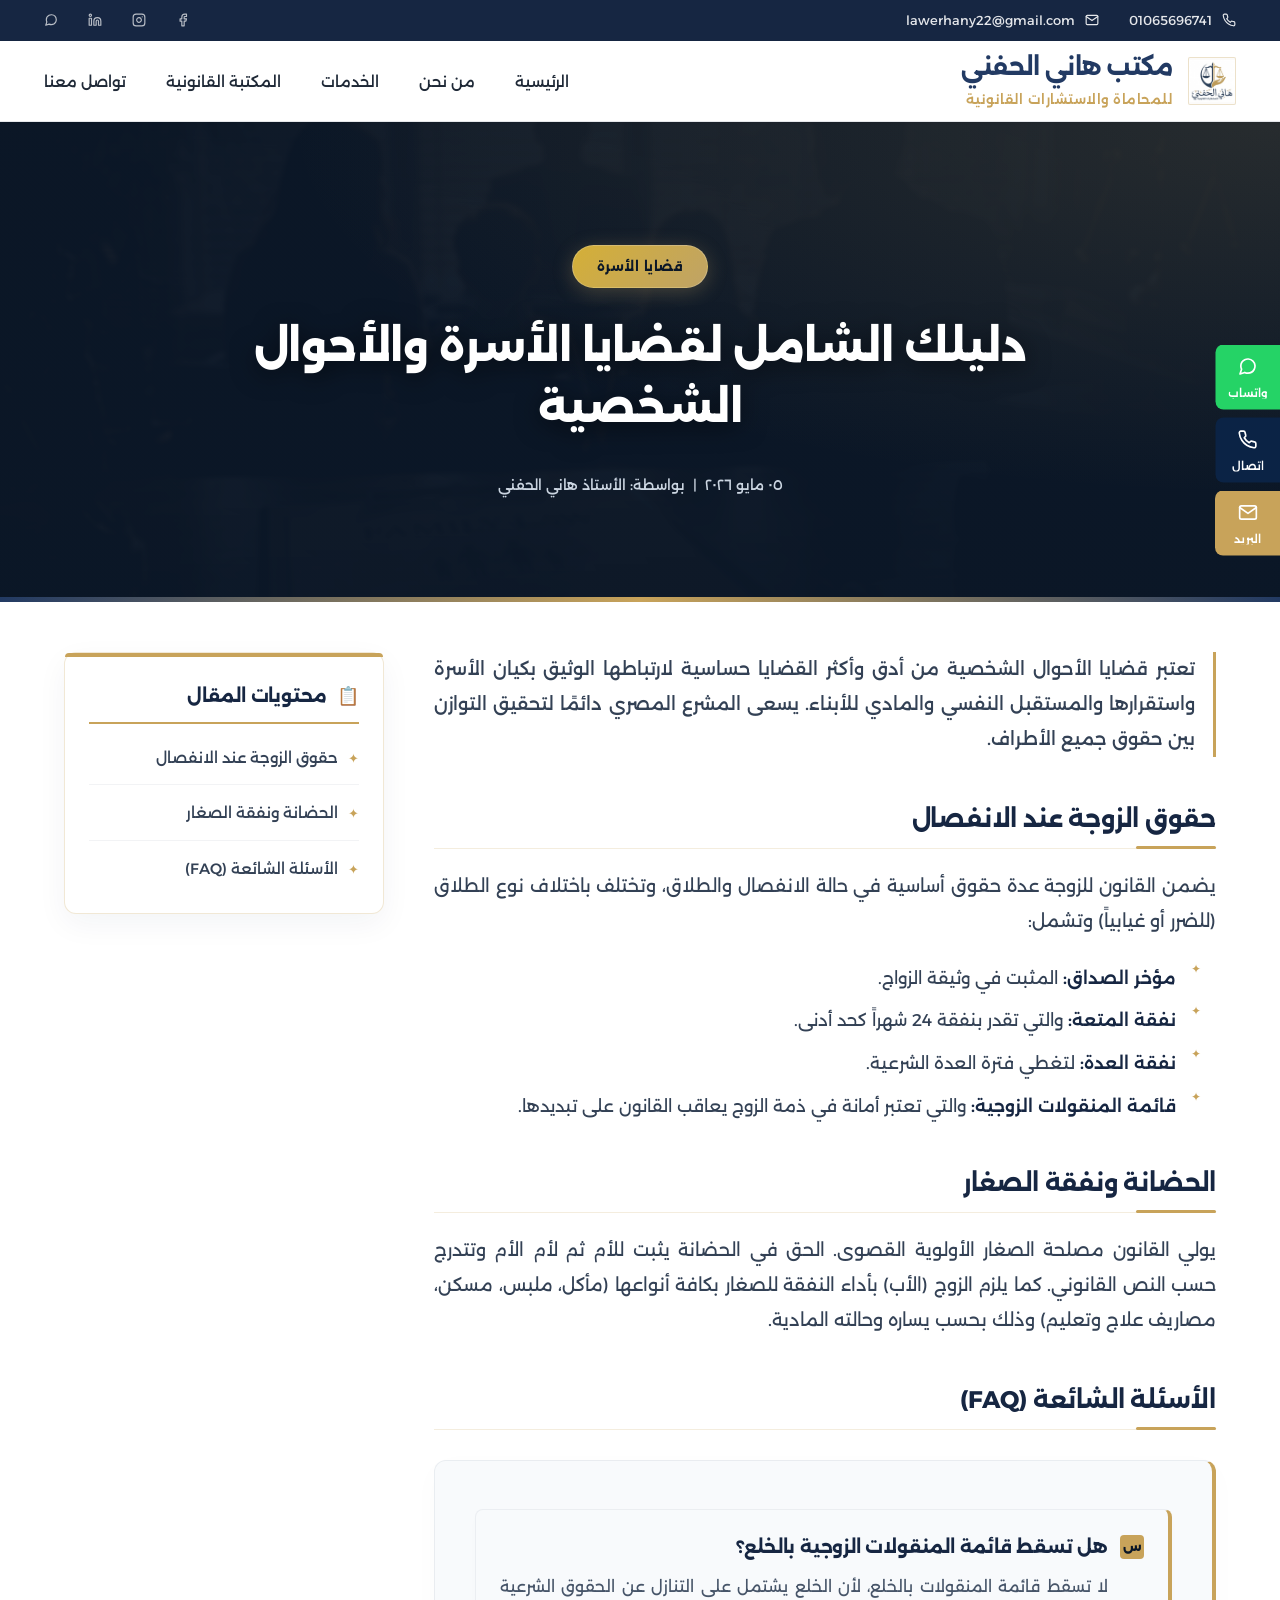
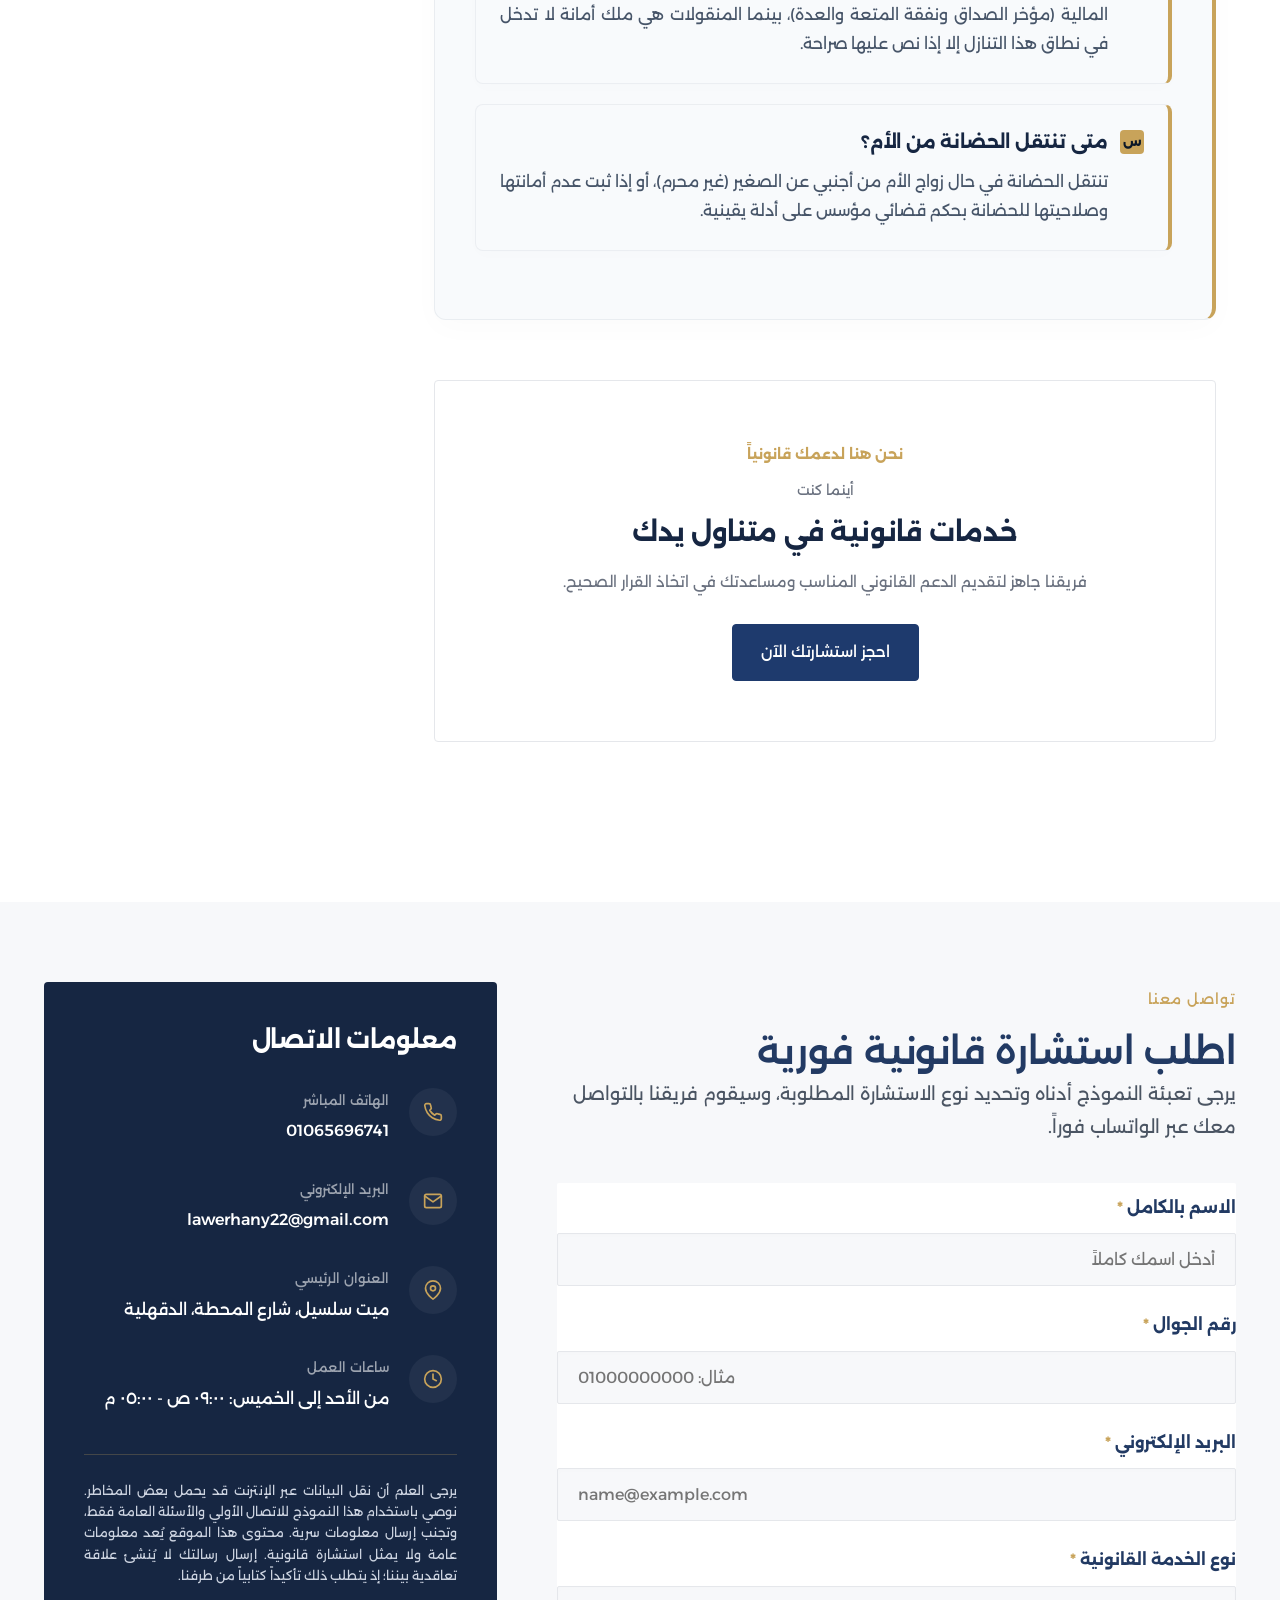
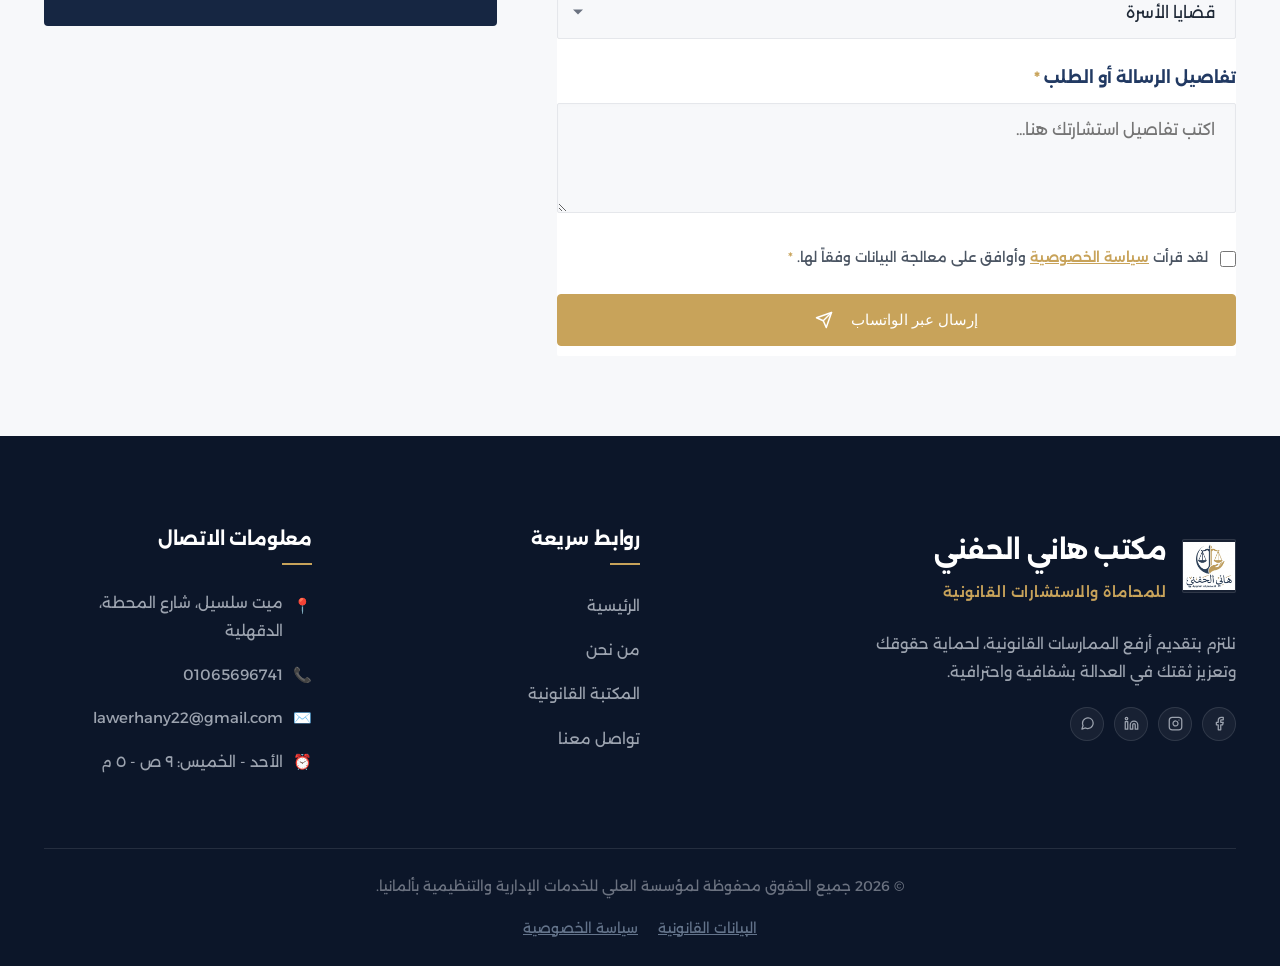
<file: blog/family-law-guide.html>
<!doctype html>
<html lang="ar" dir="rtl">
  <head>
    <meta charset="UTF-8" />
    <meta name="viewport" content="width=device-width, initial-scale=1.0" />
    <meta
      name="description"
      content="دليل قانوني حول إجراءات الطلاق، النفقة، وحضانة الأطفال في قانون الأحوال الشخصية المصري لحماية حقوقك أنت وأبنائك."
    />
    <title>
      دليلك الشامل لقضايا الأسرة والأحوال الشخصية | مكتب هاني الحفني
    </title>

    <link rel="preconnect" href="https://fonts.googleapis.com" />
    <link rel="preconnect" href="https://fonts.gstatic.com" crossorigin />
    <link
      href="https://fonts.googleapis.com/css2?family=Alexandria:wght@300;400;500;600;700;800&display=swap"
      rel="stylesheet"
    />

    <link rel="stylesheet" href="../css/style.css" />
    <link rel="stylesheet" href="../css/responsive.css" />
    <link rel="canonical" href="https://www.HanyElhefny.de/blog/family-law-guide.html" />

    <!-- Open Graph Tags -->
    <meta property="og:url" content="https://www.HanyElhefny.de/blog/family-law-guide.html" />
    <meta
      property="og:title"
      content="دليلك الشامل لقضايا الأسرة والأحوال الشخصية"
    />
    <meta
      property="og:description"
      content="دليل قانوني حول إجراءات الطلاق، النفقة، وحضانة الأطفال في قانون الأحوال الشخصية."
    />
    <meta property="og:type" content="article" />
    <style>
      /* --- PREMIUM TYPOGRAPHY & SPACING FIXES --- */
      .article-hero {
        margin-bottom: 20px !important;
      }
      .section:first-of-type {
        padding-top: 0 !important;
        padding-bottom: 40px !important;
      }
      .article-body-container {
        padding: 30px 24px 60px !important;
      }
      
      /* --- SIDEBAR TABLE OF CONTENTS DESIGN --- */
      .sidebar-toc-card {
        background: #ffffff !important;
        border: 1px solid rgba(200, 163, 90, 0.25) !important;
        box-shadow: 0 10px 30px rgba(11, 35, 69, 0.05) !important;
        padding: 30px 24px !important;
        border-radius: 12px !important;
        position: relative !important;
      }
      .sidebar-toc-title {
        font-family: "Alexandria", sans-serif !important;
        font-size: 18px !important;
        font-weight: 700 !important;
        color: var(--primary-dark) !important;
        margin-bottom: 20px !important;
        padding-bottom: 12px !important;
        border-bottom: 2px solid var(--secondary) !important;
        display: flex !important;
        align-items: center !important;
        gap: 10px !important;
      }
      .sidebar-toc-title::before {
        content: "📋";
        font-size: 18px;
      }
      .sidebar-toc-list {
        list-style: none !important;
        padding: 0 !important;
        margin: 0 !important;
      }
      .sidebar-toc-item {
        margin-bottom: 14px !important;
        border-bottom: 1px solid rgba(11, 35, 69, 0.05) !important;
        padding-bottom: 12px !important;
      }
      .sidebar-toc-item:last-child {
        margin-bottom: 0 !important;
        border-bottom: none !important;
        padding-bottom: 0 !important;
      }
      .sidebar-toc-link {
        color: #334155 !important;
        font-size: 15px !important;
        font-weight: 500 !important;
        transition: all 0.3s ease !important;
        display: flex !important;
        align-items: center !important;
        gap: 10px !important;
        text-decoration: none !important;
      }
      .sidebar-toc-link::before {
        content: "✦" !important;
        color: var(--secondary) !important;
        font-size: 13px !important;
        transition: transform 0.3s ease !important;
      }
      .sidebar-toc-link:hover {
        color: var(--primary) !important;
        padding-right: 6px !important;
      }
      .sidebar-toc-link:hover::before {
        transform: rotate(45deg) scale(1.2) !important;
      }

      /* --- ARTICLE BODY RHYTHM & PREMIUM LOOK --- */
      .article-body p {
        font-size: 18px !important;
        line-height: 1.95 !important;
        color: #334155 !important;
        margin-bottom: 24px !important;
        text-align: justify !important;
      }
      .article-body h2 {
        font-size: 24px !important;
        color: var(--primary-dark) !important;
        margin: 45px 0 20px !important;
        padding-bottom: 12px !important;
        border-bottom: 1px solid rgba(200, 163, 90, 0.2) !important;
      }
      .article-body h3 {
        font-size: 19px !important;
        color: var(--primary) !important;
        margin: 32px 0 16px !important;
      }
      .article-body ul {
        margin: 20px 0 28px !important;
        padding-right: 15px !important;
      }
      .article-body ul li {
        font-size: 17px !important;
        line-height: 1.8 !important;
        color: #334155 !important;
        margin-bottom: 12px !important;
        position: relative !important;
        padding-right: 25px !important;
      }
      .article-body ul li::before {
        content: "✦" !important;
        position: absolute !important;
        right: 0 !important;
        top: 0px !important;
        color: var(--secondary) !important;
        font-size: 12px !important;
      }
      .article-body ul li strong {
        color: var(--primary-dark) !important;
      }
      .article-faq {
        margin-top: 30px !important;
        margin-bottom: 30px !important;
      }
      .article-faq-item {
        background-color: #f8fafc !important;
        border: 1px solid rgba(11, 35, 69, 0.05) !important;
        border-right: 4px solid var(--secondary) !important;
        border-radius: 8px !important;
        padding: 24px !important;
        margin-bottom: 20px !important;
        box-shadow: 0 4px 15px rgba(0, 0, 0, 0.01) !important;
      }
      .article-faq-item h3 {
        margin-top: 0 !important;
        margin-bottom: 12px !important;
        font-size: 18px !important;
        color: var(--primary-dark) !important;
        font-weight: 700 !important;
      }
      .article-faq-item p {
        margin-bottom: 0 !important;
        font-size: 16px !important;
        line-height: 1.8 !important;
        color: #475569 !important;
      }


      /* --- RESPONSIVE DESKTOP, TABLET, MOBILE --- */
      @media (max-width: 991px) {
        .article-body-container {
          flex-direction: column !important;
          gap: 35px !important;
          padding-top: 20px !important;
        }
        .article-sidebar {
          width: 100% !important;
          position: static !important;
          margin-top: 20px !important;
        }
      }
    </style>
  </head>
  <body>
    <!-- TOP BAR -->
    <div class="top-bar">
      <div class="container top-bar-inner">
        <div class="top-contacts">
          <a href="tel:01065696741" class="top-phone">
            <svg
              width="14"
              height="14"
              viewBox="0 0 24 24"
              fill="none"
              stroke="currentColor"
              stroke-width="2"
              stroke-linecap="round"
              stroke-linejoin="round"
            >
              <path
                d="M22 16.92v3a2 2 0 0 1-2.18 2 19.79 19.79 0 0 1-8.63-3.07 19.5 19.5 0 0 1-6-6 19.79 19.79 0 0 1-3.07-8.67A2 2 0 0 1 4.11 2h3a2 2 0 0 1 2 1.72 12.84 12.84 0 0 0 .7 2.81 2 2 0 0 1-.45 2.11L8.09 9.91a16 16 0 0 0 6 6l1.27-1.27a2 2 0 0 1 2.11-.45 12.84 12.84 0 0 0 2.81.7A2 2 0 0 1 22 16.92z"
              ></path>
            </svg>
            01065696741
          </a>
          <a href="mailto:lawerhany22@gmail.com" class="top-email">
            <svg
              width="14"
              height="14"
              viewBox="0 0 24 24"
              fill="none"
              stroke="currentColor"
              stroke-width="2"
              stroke-linecap="round"
              stroke-linejoin="round"
            >
              <path
                d="M4 4h16c1.1 0 2 .9 2 2v12c0 1.1-.9 2-2 2H4c-1.1 0-2-.9-2-2V6c0-1.1.9-2 2-2z"
              ></path>
              <polyline points="22,6 12,13 2,6"></polyline>
            </svg>
            lawerhany22@gmail.com
          </a>
        </div>
        <div class="top-socials">
          <a
            href="https://www.facebook.com/profile.php?id=61581165903852"
            target="_blank"
            rel="noopener noreferrer"
            aria-label="Facebook"
          >
            <svg
              width="14"
              height="14"
              viewBox="0 0 24 24"
              fill="none"
              stroke="currentColor"
              stroke-width="2"
              stroke-linecap="round"
              stroke-linejoin="round"
            >
              <path
                d="M18 2h-3a5 5 0 0 0-5 5v3H7v4h3v8h4v-8h3l1-4h-4V7a1 1 0 0 1 1-1h3z"
              ></path>
            </svg>
          </a>
          <a
            href="https://www.instagram.com/"
            target="_blank"
            rel="noopener noreferrer"
            aria-label="Instagram"
          >
            <svg
              width="14"
              height="14"
              viewBox="0 0 24 24"
              fill="none"
              stroke="currentColor"
              stroke-width="2"
              stroke-linecap="round"
              stroke-linejoin="round"
            >
              <rect x="2" y="2" width="20" height="20" rx="5" ry="5"></rect>
              <path d="M16 11.37A4 4 0 1 1 12.63 8 4 4 0 0 1 16 11.37z"></path>
              <line x1="17.5" y1="6.5" x2="17.51" y2="6.5"></line>
            </svg>
          </a>
          <a
            href="https://www.linkedin.com/in/hany-elhefny-36672531a"
            target="_blank"
            rel="noopener noreferrer"
            aria-label="LinkedIn"
          >
            <svg
              width="14"
              height="14"
              viewBox="0 0 24 24"
              fill="none"
              stroke="currentColor"
              stroke-width="2"
              stroke-linecap="round"
              stroke-linejoin="round"
            >
              <path
                d="M16 8a6 6 0 0 1 6 6v7h-4v-7a2 2 0 0 0-2-2 2 2 0 0 0-2 2v7h-4v-7a6 6 0 0 1 6-6z"
              ></path>
              <rect x="2" y="9" width="4" height="12"></rect>
              <circle cx="4" cy="4" r="2"></circle>
            </svg>
          </a>
          <a
            href="https://wa.me/201065696741"
            target="_blank"
            rel="noopener noreferrer"
            aria-label="WhatsApp"
          >
            <svg
              width="14"
              height="14"
              viewBox="0 0 24 24"
              fill="none"
              stroke="currentColor"
              stroke-width="2"
              stroke-linecap="round"
              stroke-linejoin="round"
            >
              <path
                d="M21 11.5a8.38 8.38 0 0 1-.9 3.8 8.5 8.5 0 0 1-7.6 4.7 8.38 8.38 0 0 1-3.8-.9L3 21l1.9-5.7a8.38 8.38 0 0 1-.9-3.8 8.5 8.5 0 0 1 4.7-7.6 8.38 8.38 0 0 1 3.8-.9h.5a8.48 8.48 0 0 1 8 8v.5z"
              ></path>
            </svg>
          </a>
        </div>
      </div>
    </div>

    <!-- MAIN HEADER -->
    <header
      class="main-header"
      id="header"
      style="
        position: relative;
        box-shadow: var(--shadow-sm);
        border-bottom: 1px solid var(--border-color);
      "
    >
      <div class="container header-inner">
        <a href="../index.html" class="logo">
          <div class="logo-icon">
            <img src="../assets/images/logo/logo.webp" alt="مكتب هاني الحفني" width="auto" height="auto" style="object-fit: contain;">
          </div>
          <div class="logo-text">
            <h1>مكتب هاني الحفني</h1>
            <span>للمحاماة والاستشارات القانونية</span>
          </div>
        </a>

        <button class="mobile-menu-btn" aria-label="Toggle Menu" id="menuBtn">
          <svg
            width="24"
            height="24"
            viewBox="0 0 24 24"
            fill="none"
            stroke="currentColor"
            stroke-width="2"
            stroke-linecap="round"
            stroke-linejoin="round"
          >
            <line x1="3" y1="12" x2="21" y2="12"></line>
            <line x1="3" y1="6" x2="21" y2="6"></line>
            <line x1="3" y1="18" x2="21" y2="18"></line>
          </svg>
        </button>

        <nav class="main-nav" id="mainNav">
          <ul>
            <li><a href="../index.html#home">الرئيسية</a></li>
            <li><a href="../index.html#about">من نحن</a></li>
            <li><a href="../index.html#services">الخدمات</a></li>
            <li><a href="../blog.html" class="active">المكتبة القانونية</a></li>
            <li><a href="../index.html#contact">تواصل معنا</a></li>
          </ul>
        </nav>
      </div>
    </header>

    <div
      class="article-hero"
      style="
        background-image: url(&quot;../assets/images/articles/article-family-law.webp&quot;);
      "
    >
      <div class="container">
        <span class="article-category-badge">قضايا الأسرة</span>
        <h1>دليلك الشامل لقضايا الأسرة والأحوال الشخصية</h1>
        <p class="meta-info">
          ٠٥ مايو ٢٠٢٦ &nbsp;|&nbsp; بواسطة: الأستاذ هاني الحفني
        </p>
      </div>
    </div>

    <!-- ARTICLE CONTENT -->
    <section class="section">
      <div class="article-body-container">
        <div class="article-main-content">
          <div class="article-body">
            <p>
              تعتبر قضايا الأحوال الشخصية من أدق وأكثر القضايا حساسية لارتباطها
              الوثيق بكيان الأسرة واستقرارها والمستقبل النفسي والمادي للأبناء.
              يسعى المشرع المصري دائمًا لتحقيق التوازن بين حقوق جميع الأطراف.
            </p>

            <h2 id="wife-rights">حقوق الزوجة عند الانفصال</h2>
            <p>
              يضمن القانون للزوجة عدة حقوق أساسية في حالة الانفصال والطلاق،
              وتختلف باختلاف نوع الطلاق (للضرر أو غيابياً) وتشمل:
            </p>
            <ul>
              <li><strong>مؤخر الصداق:</strong> المثبت في وثيقة الزواج.</li>
              <li>
                <strong>نفقة المتعة:</strong> والتي تقدر بنفقة 24 شهراً كحد
                أدنى.
              </li>
              <li><strong>نفقة العدة:</strong> لتغطي فترة العدة الشرعية.</li>
              <li>
                <strong>قائمة المنقولات الزوجية:</strong> والتي تعتبر أمانة في
                ذمة الزوج يعاقب القانون على تبديدها.
              </li>
            </ul>

            <h2 id="custody-and-child-support">الحضانة ونفقة الصغار</h2>
            <p>
              يولي القانون مصلحة الصغار الأولوية القصوى. الحق في الحضانة يثبت
              للأم ثم لأم الأم وتتدرج حسب النص القانوني. كما يلزم الزوج (الأب)
              بأداء النفقة للصغار بكافة أنواعها (مأكل، ملبس، مسكن، مصاريف علاج
              وتعليم) وذلك بحسب يساره وحالته المادية.
            </p>

            <h2 id="faq">الأسئلة الشائعة (FAQ)</h2>
            <div class="article-faq">
              <div class="article-faq-item">
                <h3>هل تسقط قائمة المنقولات الزوجية بالخلع؟</h3>
                <p>
                  لا تسقط قائمة المنقولات بالخلع، لأن الخلع يشتمل على التنازل عن
                  الحقوق الشرعية المالية (مؤخر الصداق ونفقة المتعة والعدة)،
                  بينما المنقولات هي ملك أمانة لا تدخل في نطاق هذا التنازل إلا
                  إذا نص عليها صراحة.
                </p>
              </div>
              <div class="article-faq-item">
                <h3>متى تنتقل الحضانة من الأم؟</h3>
                <p>
                  تنتقل الحضانة في حال زواج الأم من أجنبي عن الصغير (غير محرم)،
                  أو إذا ثبت عدم أمانتها وصلاحيتها للحضانة بحكم قضائي مؤسس على
                  أدلة يقينية.
                </p>
              </div>
            </div>
          </div>

          <div class="article-cta">
            <div class="cta-container">
              <span class="cta-subtitle">نحن هنا لدعمك قانونياً</span>
              <span class="cta-secondary">أينما كنت</span>
              <h2 class="cta-title">خدمات قانونية في متناول يدك</h2>
              <p class="cta-desc">فريقنا جاهز لتقديم الدعم القانوني المناسب ومساعدتك في اتخاذ القرار الصحيح.</p>
              <a href="#contact" class="btn-cta">احجز استشارتك الآن</a>
            </div>
          </div>
        </div>

        <!-- Table of Contents Sidebar -->
        <aside class="article-sidebar">
          <div class="sidebar-toc-card">
            <h3 class="sidebar-toc-title">محتويات المقال</h3>
            <ul class="sidebar-toc-list">
              <li class="sidebar-toc-item">
                <a href="#wife-rights" class="sidebar-toc-link">حقوق الزوجة عند الانفصال</a>
              </li>
              <li class="sidebar-toc-item">
                <a href="#custody-and-child-support" class="sidebar-toc-link">الحضانة ونفقة الصغار</a>
              </li>
              <li class="sidebar-toc-item">
                <a href="#faq" class="sidebar-toc-link">الأسئلة الشائعة (FAQ)</a>
              </li>
            </ul>
          </div>
        </aside>
      </div>
    </section>

    <!-- CONTACT SECTION -->
    <section class="section contact" id="contact" style="padding-top: 80px; padding-bottom: 80px; background-color: var(--bg-light);">
      <div class="container">
        <div class="contact-grid">
          <!-- Form Side -->
          <div class="contact-form-wrapper">
            <span class="section-subtitle">تواصل معنا</span>
            <h2 class="section-title">اطلب استشارة قانونية فورية</h2>
            <p class="contact-intro">
              يرجى تعبئة النموذج أدناه وتحديد نوع الاستشارة المطلوبة، وسيقوم فريقنا بالتواصل معك عبر الواتساب فوراً.
            </p>

            <form id="articleContactForm" class="consultation-form">
              <div class="form-group">
                <label for="artName">الاسم بالكامل <span class="required">*</span></label>
                <input
                  type="text"
                  id="artName"
                  name="name"
                  required
                  placeholder="أدخل اسمك كاملاً"
                />
              </div>
              <div class="form-group">
                <label for="artPhone">رقم الجوال <span class="required">*</span></label>
                <input
                  type="tel"
                  id="artPhone"
                  name="phone"
                  required
                  placeholder="مثال: 01000000000"
                  dir="ltr"
                />
              </div>
              <div class="form-group">
                <label for="artEmail">البريد الإلكتروني <span class="required">*</span></label>
                <input
                  type="email"
                  id="artEmail"
                  name="email"
                  required
                  placeholder="name@example.com"
                  dir="ltr"
                />
              </div>
              <div class="form-group">
                <label for="artService">نوع الخدمة القانونية <span class="required">*</span></label>
                <div class="select-wrapper">
                  <select id="artService" name="service" required>
                    <option value="" disabled>اختر نوع الخدمة القانونية الكريمة</option>
                    <option value="قضايا الأسرة" selected>قضايا الأسرة</option>
                    <option value="القضايا المدنية">القضايا المدنية</option>
                    <option value="قضايا المواريث">قضايا المواريث</option>
                    <option value="تأسيس الشركات">تأسيس الشركات</option>
                    <option value="المنازعات العمالية">المنازعات العمالية</option>
                    <option value="استشارة عامة">استشارة قانونية عامة</option>
                  </select>
                </div>
              </div>
              <div class="form-group">
                <label for="artMessage">تفاصيل الرسالة أو الطلب <span class="required">*</span></label>
                <textarea
                  id="artMessage"
                  name="message"
                  rows="4"
                  required
                  placeholder="اكتب تفاصيل استشارتك هنا..."
                ></textarea>
              </div>
              <div class="form-group-consent">
                <input
                  type="checkbox"
                  id="privacyConsent"
                  name="consent"
                  required
                />
                <label for="privacyConsent">
                  لقد قرأت <a href="../privacy.html" target="_blank">سياسة الخصوصية</a> وأوافق على معالجة البيانات وفقاً لها. <span class="required">*</span>
                </label>
              </div>
              <button type="submit" class="btn btn-primary btn-submit">
                إرسال عبر الواتساب
                <svg
                  width="18"
                  height="18"
                  viewBox="0 0 24 24"
                  fill="none"
                  stroke="currentColor"
                  stroke-width="2"
                  stroke-linecap="round"
                  stroke-linejoin="round"
                  style="margin-right: 8px;"
                >
                  <line x1="22" y1="2" x2="11" y2="13"></line>
                  <polygon points="22 2 15 22 11 13 2 9 22 2"></polygon>
                </svg>
              </button>
            </form>
          </div>

          <!-- Info Side -->
          <div class="contact-info-wrapper">
            <div class="info-card">
              <h3 class="info-card-title">معلومات الاتصال</h3>
              <ul class="info-list">
                <li>
                  <div class="info-icon">
                    <svg
                      width="20"
                      height="20"
                      viewBox="0 0 24 24"
                      fill="none"
                      stroke="currentColor"
                      stroke-width="2"
                      stroke-linecap="round"
                      stroke-linejoin="round"
                    >
                      <path d="M22 16.92v3a2 2 0 0 1-2.18 2 19.79 19.79 0 0 1-8.63-3.07 19.5 19.5 0 0 1-6-6 19.79 19.79 0 0 1-3.07-8.67A2 2 0 0 1 4.11 2h3a2 2 0 0 1 2 1.72 12.84 12.84 0 0 0 .7 2.81 2 2 0 0 1-.45 2.11L8.09 9.91a16 16 0 0 0 6 6l1.27-1.27a2 2 0 0 1 2.11-.45 12.84 12.84 0 0 0 2.81.7A2 2 0 0 1 22 16.92z"></path>
                    </svg>
                  </div>
                  <div class="info-content">
                    <span class="info-label">الهاتف المباشر</span>
                    <a href="tel:01065696741" class="info-value" dir="ltr">01065696741</a>
                  </div>
                </li>
                <li>
                  <div class="info-icon">
                    <svg
                      width="20"
                      height="20"
                      viewBox="0 0 24 24"
                      fill="none"
                      stroke="currentColor"
                      stroke-width="2"
                      stroke-linecap="round"
                      stroke-linejoin="round"
                    >
                      <path d="M4 4h16c1.1 0 2 .9 2 2v12c0 1.1-.9 2-2 2H4c-1.1 0-2-.9-2-2V6c0-1.1.9-2 2-2z"></path>
                      <polyline points="22,6 12,13 2,6"></polyline>
                    </svg>
                  </div>
                  <div class="info-content">
                    <span class="info-label">البريد الإلكتروني</span>
                    <a href="mailto:lawerhany22@gmail.com" class="info-value">lawerhany22@gmail.com</a>
                  </div>
                </li>
                <li>
                  <div class="info-icon">
                    <svg
                      width="20"
                      height="20"
                      viewBox="0 0 24 24"
                      fill="none"
                      stroke="currentColor"
                      stroke-width="2"
                      stroke-linecap="round"
                      stroke-linejoin="round"
                    >
                      <path d="M21 10c0 7-9 13-9 13s-9-6-9-13a9 9 0 0 1 18 0z"></path>
                      <circle cx="12" cy="10" r="3"></circle>
                    </svg>
                  </div>
                  <div class="info-content">
                    <span class="info-label">العنوان الرئيسي</span>
                    <span class="info-value">ميت سلسيل، شارع المحطة، الدقهلية</span>
                  </div>
                </li>
                <li>
                  <div class="info-icon">
                    <svg
                      width="20"
                      height="20"
                      viewBox="0 0 24 24"
                      fill="none"
                      stroke="currentColor"
                      stroke-width="2"
                      stroke-linecap="round"
                      stroke-linejoin="round"
                    >
                      <circle cx="12" cy="12" r="10"></circle>
                      <polyline points="12 6 12 12 16 14"></polyline>
                    </svg>
                  </div>
                  <div class="info-content">
                    <span class="info-label">ساعات العمل</span>
                    <span class="info-value">من الأحد إلى الخميس: ٠٩:٠٠ ص - ٠٥:٠٠ م</span>
                  </div>
                </li>
              </ul>
              <div class="info-legal-notice">
                يرجى العلم أن نقل البيانات عبر الإنترنت قد يحمل بعض المخاطر. نوصي باستخدام هذا النموذج للاتصال الأولي والأسئلة العامة فقط، وتجنب إرسال معلومات سرية. محتوى هذا الموقع يُعد معلومات عامة ولا يمثل استشارة قانونية. إرسال رسالتك لا يُنشئ علاقة تعاقدية بيننا؛ إذ يتطلب ذلك تأكيداً كتابياً من طرفنا.
              </div>
            </div>
          </div>
        </div>
      </div>
    </section>

    <script>
      document.addEventListener("DOMContentLoaded", function() {
        const artContactForm = document.getElementById("articleContactForm");
        if (artContactForm) {
          artContactForm.addEventListener("submit", function(e) {
            e.preventDefault();
            
            const name = document.getElementById("artName").value.trim();
            const phone = document.getElementById("artPhone").value.trim();
            const email = document.getElementById("artEmail").value.trim();
            const service = document.getElementById("artService").value;
            const message = document.getElementById("artMessage").value.trim();
            
            if (!name || !phone || !email || !service || !message) {
              alert("يرجى تعبئة جميع الحقول المطلوبة.");
              return;
            }
            
            const consentCheckbox = document.getElementById("privacyConsent");
            if (consentCheckbox && !consentCheckbox.checked) {
              alert("يرجى الموافقة على معالجة البيانات وسياسة الخصوصية للمتابعة.");
              return;
            }
            
            const targetWhatsApp = "201065696741";
            const formattedMessage = `طلب استشارة جديدة من صفحة المقال:\n\nالاسم الكامل: ${name}\nرقم الهاتف: ${phone}\nالبريد الإلكتروني: ${email}\nنوع الاستشارة: ${service}\nتفاصيل الطلب: ${message}`;
            const encodedMessage = encodeURIComponent(formattedMessage);
            const whatsappURL = `https://wa.me/${targetWhatsApp}?text=${encodedMessage}`;
            
            window.open(whatsappURL, "_blank");
            artContactForm.reset();
          });
        }
      });
    </script>

    <!-- FOOTER -->
    <footer class="main-footer">
      <div class="container">
        <div class="footer-grid">
          <div class="footer-col brand-col">
            <div class="footer-logo">
              <div class="logo-icon">
                <img src="../assets/images/logo/logo.webp" alt="مكتب هاني الحفني" width="auto" height="auto" style="object-fit: contain;">
              </div>
              <div class="logo-text">
                <div class="footer-logo-title">مكتب هاني الحفني</div>
                <span>للمحاماة والاستشارات القانونية</span>
              </div>
            </div>
            <p class="footer-desc" style="margin-bottom: 20px;">
              نلتزم بتقديم أرفع الممارسات القانونية، لحماية حقوقك وتعزيز ثقتك في
              العدالة بشفافية واحترافية.
            </p>
            <div class="footer-socials" style="display: flex; gap: 10px; flex-wrap: wrap;">
              <a href="https://www.facebook.com/profile.php?id=61581165903852" target="_blank" rel="noopener noreferrer" aria-label="Facebook" style="display: flex; align-items: center; justify-content: center; width: 34px; height: 34px; background-color: rgba(255, 255, 255, 0.05); border: 1px solid rgba(255, 255, 255, 0.1); border-radius: 50%; color: #9ca3af; transition: all 0.3s ease;">
                <svg width="15" height="15" viewBox="0 0 24 24" fill="none" stroke="currentColor" stroke-width="2" stroke-linecap="round" stroke-linejoin="round"><path d="M18 2h-3a5 5 0 0 0-5 5v3H7v4h3v8h4v-8h3l1-4h-4V7a1 1 0 0 1 1-1h3z"></path></svg>
              </a>
              <a href="https://www.instagram.com/" target="_blank" rel="noopener noreferrer" aria-label="Instagram" style="display: flex; align-items: center; justify-content: center; width: 34px; height: 34px; background-color: rgba(255, 255, 255, 0.05); border: 1px solid rgba(255, 255, 255, 0.1); border-radius: 50%; color: #9ca3af; transition: all 0.3s ease;">
                <svg width="15" height="15" viewBox="0 0 24 24" fill="none" stroke="currentColor" stroke-width="2" stroke-linecap="round" stroke-linejoin="round"><rect x="2" y="2" width="20" height="20" rx="5" ry="5"></rect><path d="M16 11.37A4 4 0 1 1 12.63 8 4 4 0 0 1 16 11.37z"></path><line x1="17.5" y1="6.5" x2="17.51" y2="6.5"></line></svg>
              </a>
              <a href="https://www.linkedin.com/in/hany-elhefny-36672531a" target="_blank" rel="noopener noreferrer" aria-label="LinkedIn" style="display: flex; align-items: center; justify-content: center; width: 34px; height: 34px; background-color: rgba(255, 255, 255, 0.05); border: 1px solid rgba(255, 255, 255, 0.1); border-radius: 50%; color: #9ca3af; transition: all 0.3s ease;">
                <svg width="15" height="15" viewBox="0 0 24 24" fill="none" stroke="currentColor" stroke-width="2" stroke-linecap="round" stroke-linejoin="round"><path d="M16 8a6 6 0 0 1 6 6v7h-4v-7a2 2 0 0 0-2-2 2 2 0 0 0-2 2v7h-4v-7a6 6 0 0 1 6-6z"></path><rect x="2" y="9" width="4" height="12"></rect><circle cx="4" cy="4" r="2"></circle></svg>
              </a>
              <a href="https://wa.me/201065696741" target="_blank" rel="noopener noreferrer" aria-label="WhatsApp" style="display: flex; align-items: center; justify-content: center; width: 34px; height: 34px; background-color: rgba(255, 255, 255, 0.05); border: 1px solid rgba(255, 255, 255, 0.1); border-radius: 50%; color: #9ca3af; transition: all 0.3s ease;">
                <svg width="15" height="15" viewBox="0 0 24 24" fill="none" stroke="currentColor" stroke-width="2" stroke-linecap="round" stroke-linejoin="round"><path d="M21 11.5a8.38 8.38 0 0 1-.9 3.8 8.5 8.5 0 0 1-7.6 4.7 8.38 8.38 0 0 1-3.8-.9L3 21l1.9-5.7a8.38 8.38 0 0 1-.9-3.8 8.5 8.5 0 0 1 4.7-7.6 8.38 8.38 0 0 1 3.8-.9h.5a8.48 8.48 0 0 1 8 8v.5z"></path></svg>
              </a>
            </div>
          </div>

          <div class="footer-col">
            <h4 class="footer-title">روابط سريعة</h4>
            <ul class="footer-links">
              <li><a href="../index.html#home">الرئيسية</a></li>
              <li><a href="../index.html#about">من نحن</a></li>
              <li><a href="../blog.html">المكتبة القانونية</a></li>
              <li><a href="../index.html#contact">تواصل معنا</a></li>
            </ul>
          </div>

          <div class="footer-col">
            <h4 class="footer-title">معلومات الاتصال</h4>
            <ul class="footer-links" style="padding-right: 0; list-style: none;">
              <li style="margin-bottom: 15px; display: flex; gap: 10px; align-items: flex-start; color: #9ca3af; font-size: 15px;">
                <span style="color: var(--secondary); flex-shrink: 0; margin-top: 3px;">📍</span>
                <span>ميت سلسيل، شارع المحطة، الدقهلية</span>
              </li>
              <li style="margin-bottom: 15px; display: flex; gap: 10px; align-items: center; color: #9ca3af; font-size: 15px;">
                <span style="color: var(--secondary); flex-shrink: 0;">📞</span>
                <a href="tel:01065696741" style="color: #9ca3af; text-decoration: none; transition: color 0.3s ease;">01065696741</a>
              </li>
              <li style="margin-bottom: 15px; display: flex; gap: 10px; align-items: center; color: #9ca3af; font-size: 15px;">
                <span style="color: var(--secondary); flex-shrink: 0;">✉️</span>
                <a href="mailto:lawerhany22@gmail.com" style="color: #9ca3af; text-decoration: none; transition: color 0.3s ease;">lawerhany22@gmail.com</a>
              </li>
              <li style="display: flex; gap: 10px; align-items: center; color: #9ca3af; font-size: 15px;">
                <span style="color: var(--secondary); flex-shrink: 0;">⏰</span>
                <span>الأحد - الخميس: ٩ ص - ٥ م</span>
              </li>
            </ul>
          </div>
        </div>

        <div class="footer-bottom">
          <p>
            &copy; 2026 جميع الحقوق محفوظة لمؤسسة العلي للخدمات الإدارية والتنظيمية بألمانيا.
          </p>
          <div class="footer-legal-links" style="margin-top: 15px; display: flex; justify-content: center; gap: 20px;">
            <a href="../legal.html" style="color: #64748b; font-size: 14px; text-decoration: underline;">البيانات القانونية</a>
            <a href="../privacy.html" style="color: #64748b; font-size: 14px; text-decoration: underline;">سياسة الخصوصية</a>
          </div>
        </div>
      </div>
    </footer>

    <script src="../js/articles.js"></script>
    <script src="../js/main.js"></script>
  </body>
</html>
</file>
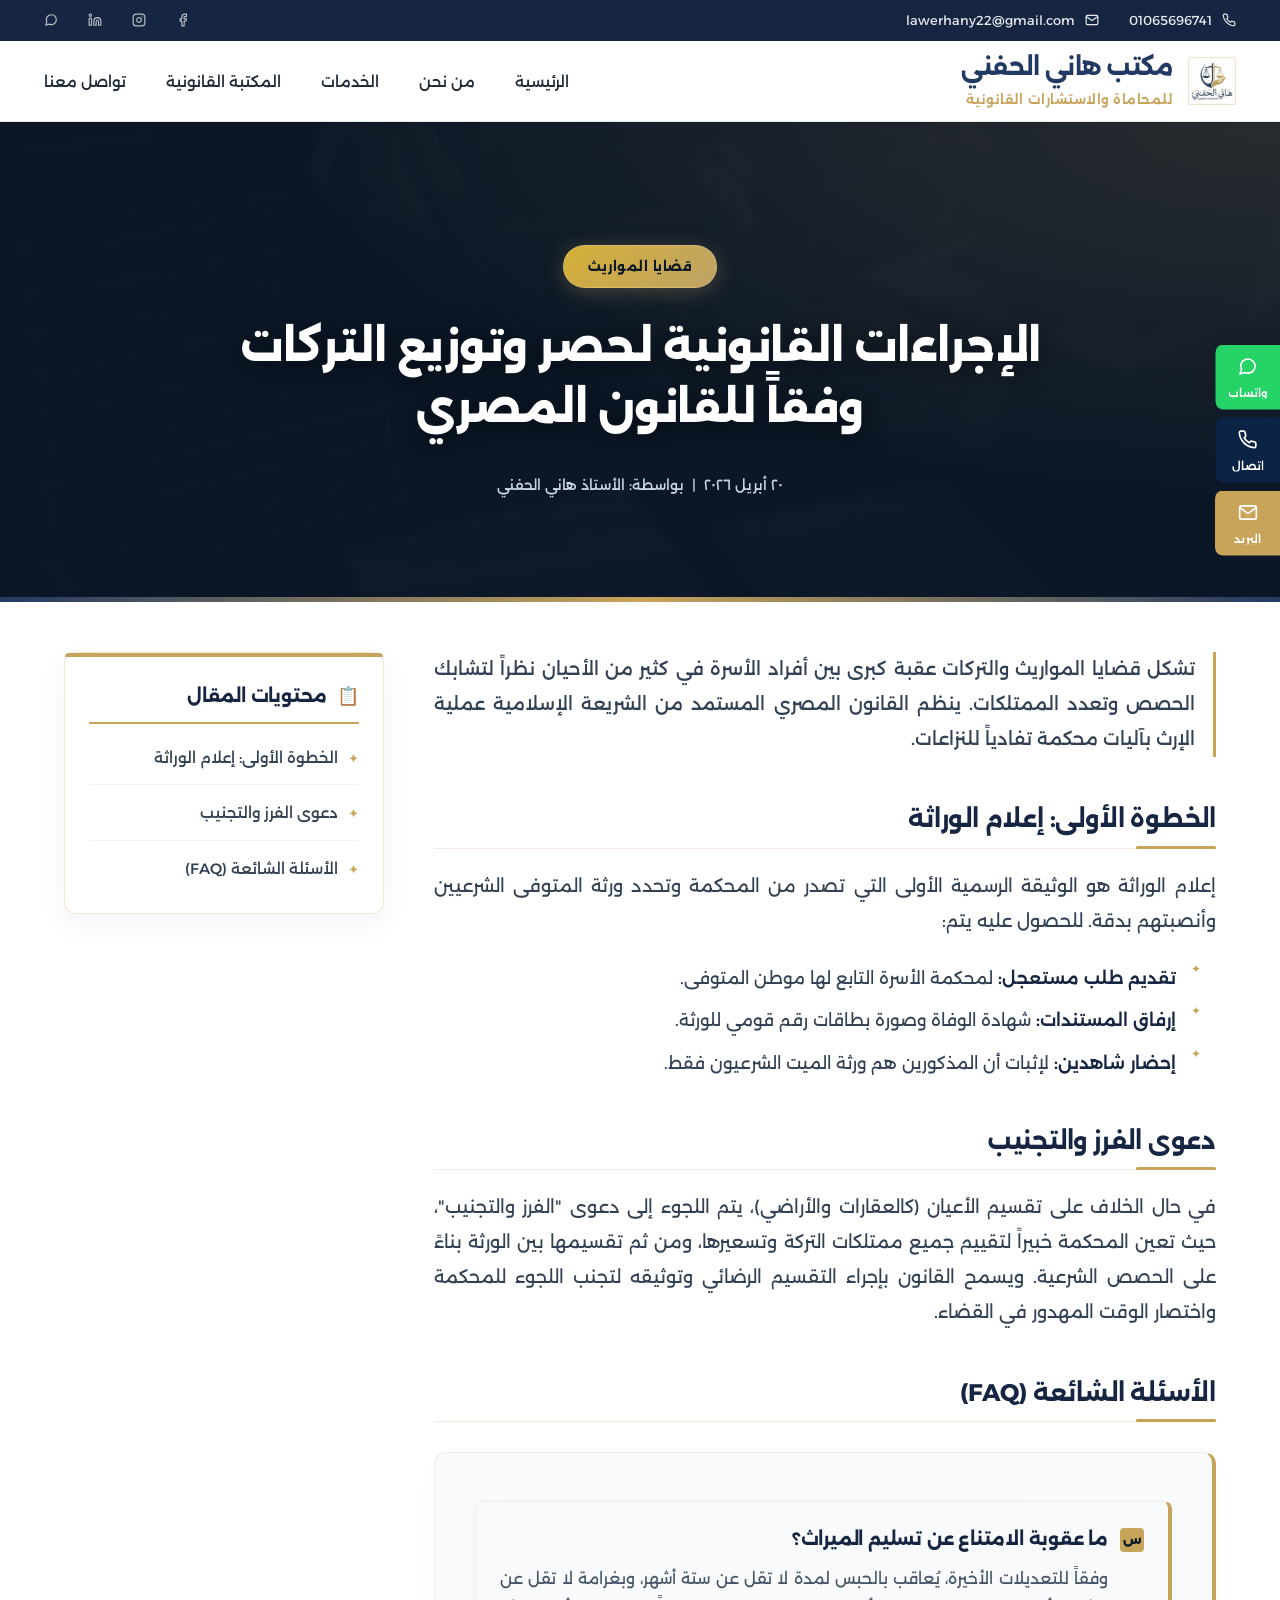
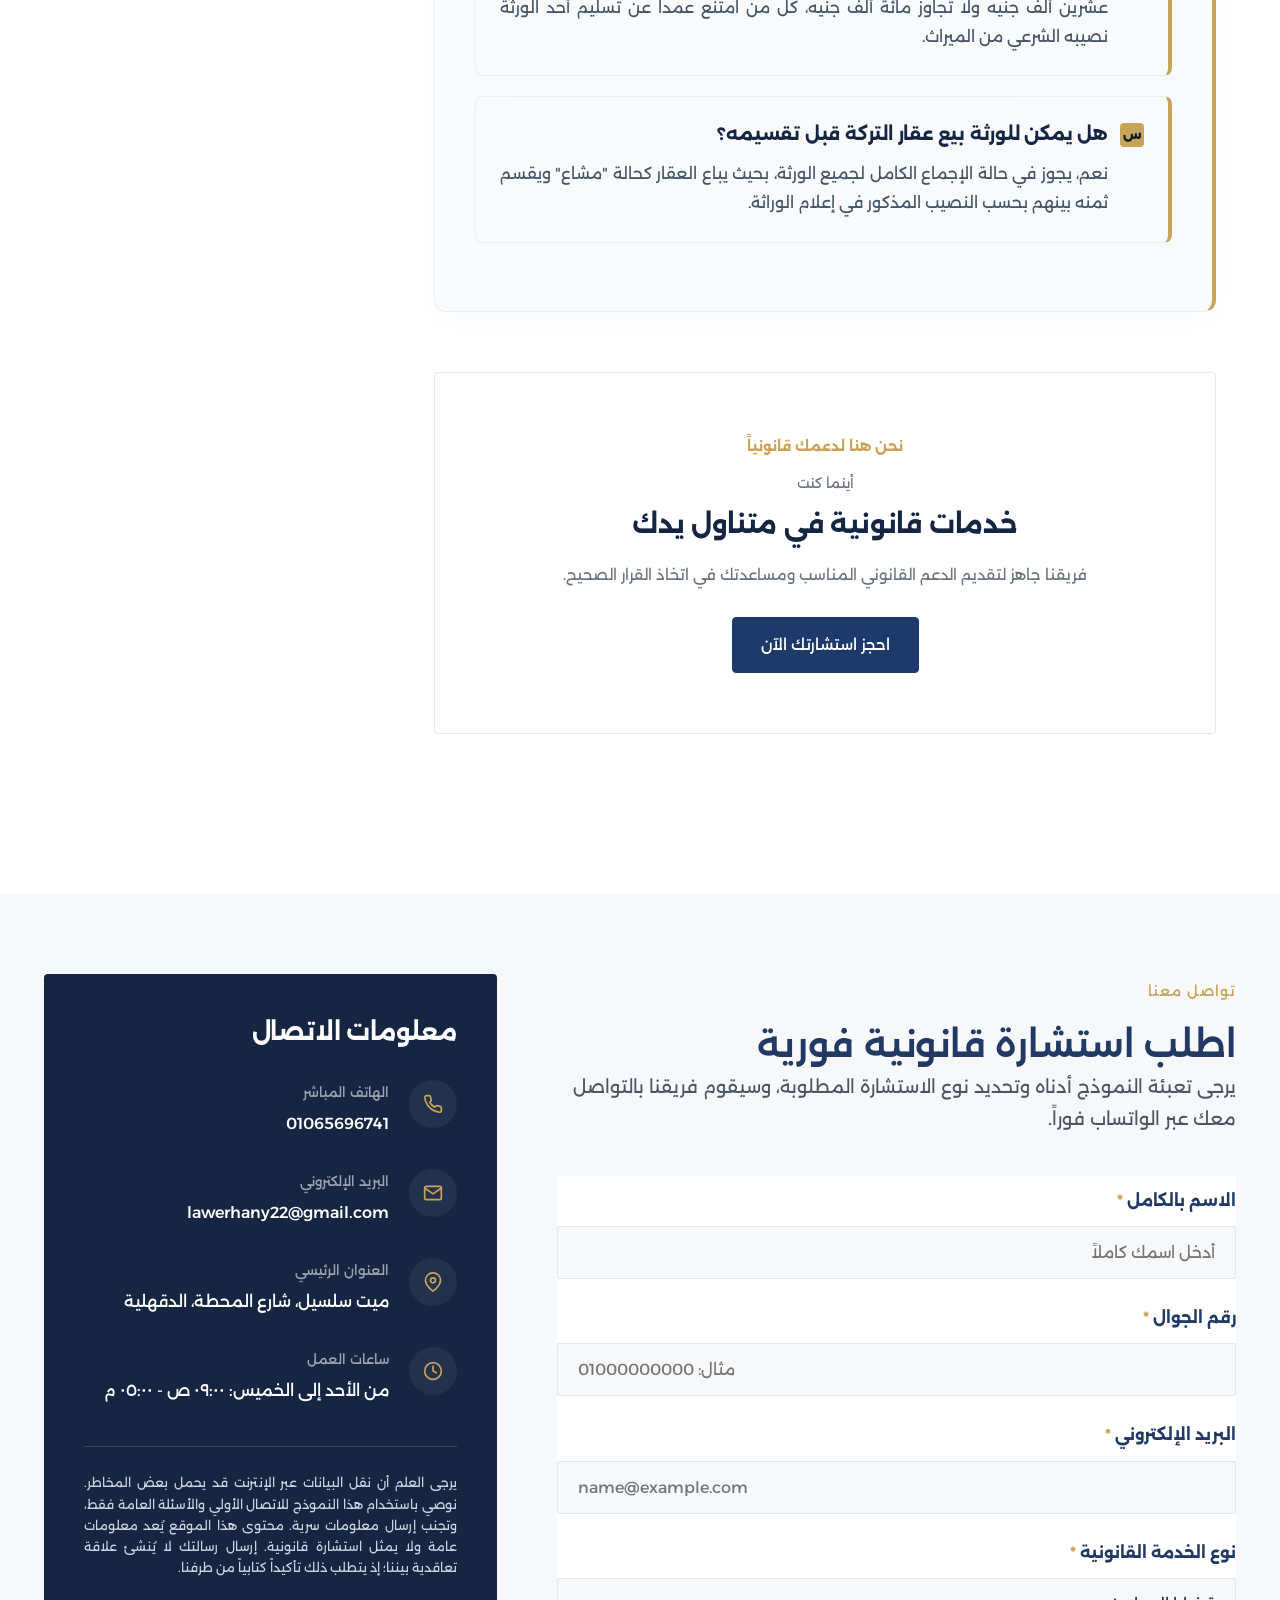
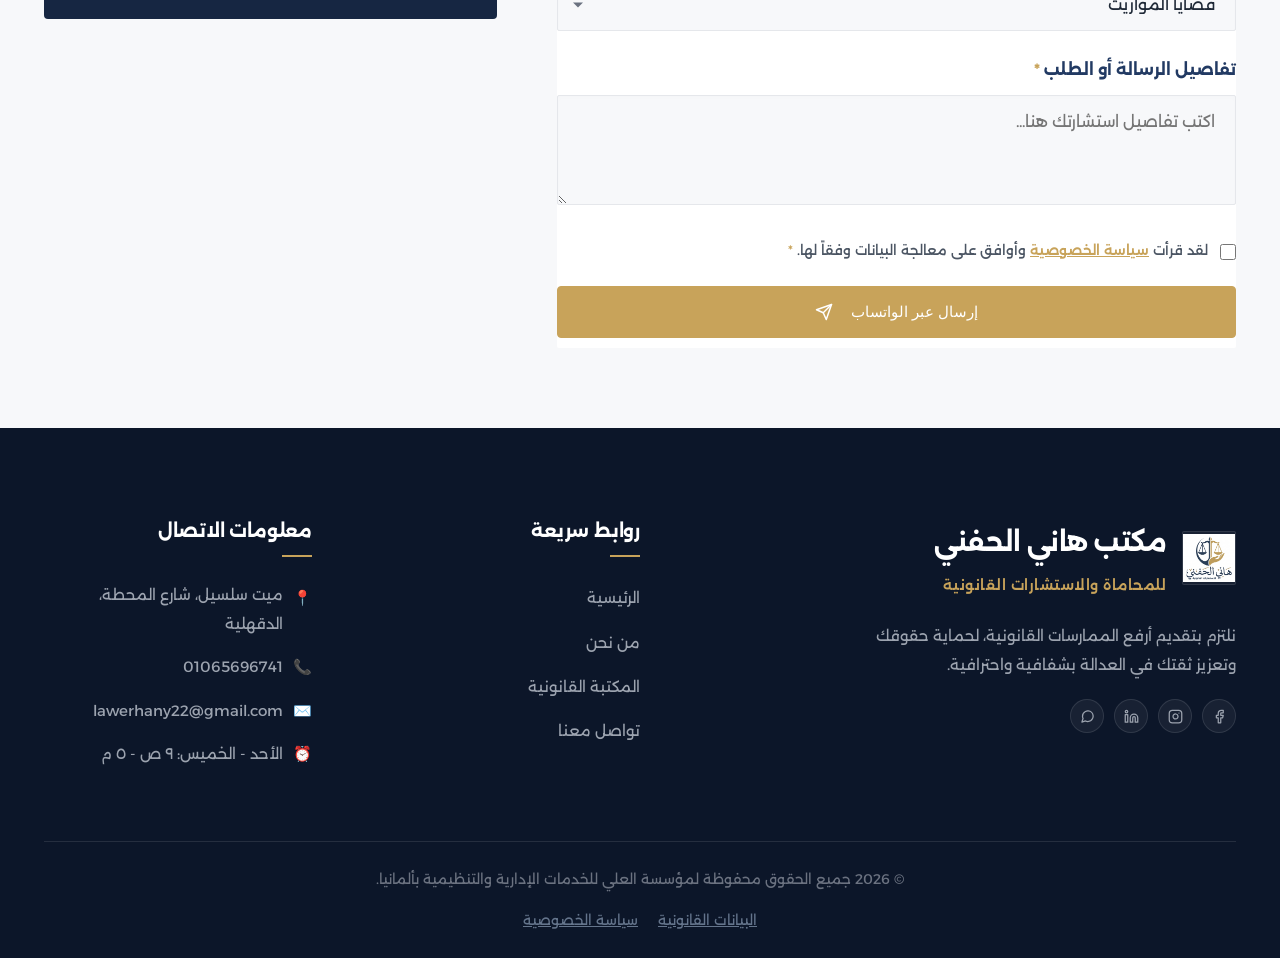
<file: blog/inheritance-law-guide.html>
<!doctype html>
<html lang="ar" dir="rtl">
  <head>
    <meta charset="UTF-8" />
    <meta name="viewport" content="width=device-width, initial-scale=1.0" />
    <meta
      name="description"
      content="إضاءات قانونية هامة حول كيفية تقسيم وإدارة التركات والحد من المنازعات الوراثية بين الورثة وفقا للقانون المصري."
    />
    <title>
      الإجراءات القانونية لحصر وتوزيع التركات وفقاً للقانون المصري | مكتب هاني الحفني
    </title>

    <link rel="preconnect" href="https://fonts.googleapis.com" />
    <link rel="preconnect" href="https://fonts.gstatic.com" crossorigin />
    <link
      href="https://fonts.googleapis.com/css2?family=Alexandria:wght@300;400;500;600;700;800&display=swap"
      rel="stylesheet"
    />

    <link rel="stylesheet" href="../css/style.css" />
    <link rel="stylesheet" href="../css/responsive.css" />
    <link rel="canonical" href="https://www.HanyElhefny.de/blog/inheritance-law-guide.html" />

    <!-- Open Graph Tags -->
    <meta property="og:url" content="https://www.HanyElhefny.de/blog/inheritance-law-guide.html" />
    <meta
      property="og:title"
      content="الإجراءات القانونية لحصر وتوزيع التركات وفقاً للقانون المصري"
    />
    <meta
      property="og:description"
      content="كيفية تقسيم وإدارة التركات والحد من المنازعات الوراثية بين الورثة وفقا للقانون المصري والشريعة الإسلامية."
    />
    <meta property="og:type" content="article" />
    <style>
      /* --- PREMIUM TYPOGRAPHY & SPACING FIXES --- */
      .article-hero {
        margin-bottom: 20px !important;
      }
      .section:first-of-type {
        padding-top: 0 !important;
        padding-bottom: 40px !important;
      }
      .article-body-container {
        padding: 30px 24px 60px !important;
      }
      
      /* --- SIDEBAR TABLE OF CONTENTS DESIGN --- */
      .sidebar-toc-card {
        background: #ffffff !important;
        border: 1px solid rgba(200, 163, 90, 0.25) !important;
        box-shadow: 0 10px 30px rgba(11, 35, 69, 0.05) !important;
        padding: 30px 24px !important;
        border-radius: 12px !important;
        position: relative !important;
      }
      .sidebar-toc-title {
        font-family: "Alexandria", sans-serif !important;
        font-size: 18px !important;
        font-weight: 700 !important;
        color: var(--primary-dark) !important;
        margin-bottom: 20px !important;
        padding-bottom: 12px !important;
        border-bottom: 2px solid var(--secondary) !important;
        display: flex !important;
        align-items: center !important;
        gap: 10px !important;
      }
      .sidebar-toc-title::before {
        content: "📋";
        font-size: 18px;
      }
      .sidebar-toc-list {
        list-style: none !important;
        padding: 0 !important;
        margin: 0 !important;
      }
      .sidebar-toc-item {
        margin-bottom: 14px !important;
        border-bottom: 1px solid rgba(11, 35, 69, 0.05) !important;
        padding-bottom: 12px !important;
      }
      .sidebar-toc-item:last-child {
        margin-bottom: 0 !important;
        border-bottom: none !important;
        padding-bottom: 0 !important;
      }
      .sidebar-toc-link {
        color: #334155 !important;
        font-size: 15px !important;
        font-weight: 500 !important;
        transition: all 0.3s ease !important;
        display: flex !important;
        align-items: center !important;
        gap: 10px !important;
        text-decoration: none !important;
      }
      .sidebar-toc-link::before {
        content: "✦" !important;
        color: var(--secondary) !important;
        font-size: 13px !important;
        transition: transform 0.3s ease !important;
      }
      .sidebar-toc-link:hover {
        color: var(--primary) !important;
        padding-right: 6px !important;
      }
      .sidebar-toc-link:hover::before {
        transform: rotate(45deg) scale(1.2) !important;
      }

      /* --- ARTICLE BODY RHYTHM & PREMIUM LOOK --- */
      .article-body p {
        font-size: 18px !important;
        line-height: 1.95 !important;
        color: #334155 !important;
        margin-bottom: 24px !important;
        text-align: justify !important;
      }
      .article-body h2 {
        font-size: 24px !important;
        color: var(--primary-dark) !important;
        margin: 45px 0 20px !important;
        padding-bottom: 12px !important;
        border-bottom: 1px solid rgba(200, 163, 90, 0.2) !important;
      }
      .article-body h3 {
        font-size: 19px !important;
        color: var(--primary) !important;
        margin: 32px 0 16px !important;
      }
      .article-body ul {
        margin: 20px 0 28px !important;
        padding-right: 15px !important;
      }
      .article-body ul li {
        font-size: 17px !important;
        line-height: 1.8 !important;
        color: #334155 !important;
        margin-bottom: 12px !important;
        position: relative !important;
        padding-right: 25px !important;
      }
      .article-body ul li::before {
        content: "✦" !important;
        position: absolute !important;
        right: 0 !important;
        top: 0px !important;
        color: var(--secondary) !important;
        font-size: 12px !important;
      }
      .article-body ul li strong {
        color: var(--primary-dark) !important;
      }
      .article-faq {
        margin-top: 30px !important;
        margin-bottom: 30px !important;
      }
      .article-faq-item {
        background-color: #f8fafc !important;
        border: 1px solid rgba(11, 35, 69, 0.05) !important;
        border-right: 4px solid var(--secondary) !important;
        border-radius: 8px !important;
        padding: 24px !important;
        margin-bottom: 20px !important;
        box-shadow: 0 4px 15px rgba(0, 0, 0, 0.01) !important;
      }
      .article-faq-item h3 {
        margin-top: 0 !important;
        margin-bottom: 12px !important;
        font-size: 18px !important;
        color: var(--primary-dark) !important;
        font-weight: 700 !important;
      }
      .article-faq-item p {
        margin-bottom: 0 !important;
        font-size: 16px !important;
        line-height: 1.8 !important;
        color: #475569 !important;
      }


      /* --- RESPONSIVE DESKTOP, TABLET, MOBILE --- */
      @media (max-width: 991px) {
        .article-body-container {
          flex-direction: column !important;
          gap: 35px !important;
          padding-top: 20px !important;
        }
        .article-sidebar {
          width: 100% !important;
          position: static !important;
          margin-top: 20px !important;
        }
      }
    </style>
  </head>
  <body>
    <!-- TOP BAR -->
    <div class="top-bar">
      <div class="container top-bar-inner">
        <div class="top-contacts">
          <a href="tel:01065696741" class="top-phone">
            <svg
              width="14"
              height="14"
              viewBox="0 0 24 24"
              fill="none"
              stroke="currentColor"
              stroke-width="2"
              stroke-linecap="round"
              stroke-linejoin="round"
            >
              <path
                d="M22 16.92v3a2 2 0 0 1-2.18 2 19.79 19.79 0 0 1-8.63-3.07 19.5 19.5 0 0 1-6-6 19.79 19.79 0 0 1-3.07-8.67A2 2 0 0 1 4.11 2h3a2 2 0 0 1 2 1.72 12.84 12.84 0 0 0 .7 2.81 2 2 0 0 1-.45 2.11L8.09 9.91a16 16 0 0 0 6 6l1.27-1.27a2 2 0 0 1 2.11-.45 12.84 12.84 0 0 0 2.81.7A2 2 0 0 1 22 16.92z"
              ></path>
            </svg>
            01065696741
          </a>
          <a href="mailto:lawerhany22@gmail.com" class="top-email">
            <svg
              width="14"
              height="14"
              viewBox="0 0 24 24"
              fill="none"
              stroke="currentColor"
              stroke-width="2"
              stroke-linecap="round"
              stroke-linejoin="round"
            >
              <path
                d="M4 4h16c1.1 0 2 .9 2 2v12c0 1.1-.9 2-2 2H4c-1.1 0-2-.9-2-2V6c0-1.1.9-2 2-2z"
              ></path>
              <polyline points="22,6 12,13 2,6"></polyline>
            </svg>
            lawerhany22@gmail.com
          </a>
        </div>
        <div class="top-socials">
          <a
            href="https://www.facebook.com/profile.php?id=61581165903852"
            target="_blank"
            rel="noopener noreferrer"
            aria-label="Facebook"
          >
            <svg
              width="14"
              height="14"
              viewBox="0 0 24 24"
              fill="none"
              stroke="currentColor"
              stroke-width="2"
              stroke-linecap="round"
              stroke-linejoin="round"
            >
              <path
                d="M18 2h-3a5 5 0 0 0-5 5v3H7v4h3v8h4v-8h3l1-4h-4V7a1 1 0 0 1 1-1h3z"
              ></path>
            </svg>
          </a>
          <a
            href="https://www.instagram.com/"
            target="_blank"
            rel="noopener noreferrer"
            aria-label="Instagram"
          >
            <svg
              width="14"
              height="14"
              viewBox="0 0 24 24"
              fill="none"
              stroke="currentColor"
              stroke-width="2"
              stroke-linecap="round"
              stroke-linejoin="round"
            >
              <rect x="2" y="2" width="20" height="20" rx="5" ry="5"></rect>
              <path d="M16 11.37A4 4 0 1 1 12.63 8 4 4 0 0 1 16 11.37z"></path>
              <line x1="17.5" y1="6.5" x2="17.51" y2="6.5"></line>
            </svg>
          </a>
          <a
            href="https://www.linkedin.com/in/hany-elhefny-36672531a"
            target="_blank"
            rel="noopener noreferrer"
            aria-label="LinkedIn"
          >
            <svg
              width="14"
              height="14"
              viewBox="0 0 24 24"
              fill="none"
              stroke="currentColor"
              stroke-width="2"
              stroke-linecap="round"
              stroke-linejoin="round"
            >
              <path
                d="M16 8a6 6 0 0 1 6 6v7h-4v-7a2 2 0 0 0-2-2 2 2 0 0 0-2 2v7h-4v-7a6 6 0 0 1 6-6z"
              ></path>
              <rect x="2" y="9" width="4" height="12"></rect>
              <circle cx="4" cy="4" r="2"></circle>
            </svg>
          </a>
          <a
            href="https://wa.me/201065696741"
            target="_blank"
            rel="noopener noreferrer"
            aria-label="WhatsApp"
          >
            <svg
              width="14"
              height="14"
              viewBox="0 0 24 24"
              fill="none"
              stroke="currentColor"
              stroke-width="2"
              stroke-linecap="round"
              stroke-linejoin="round"
            >
              <path
                d="M21 11.5a8.38 8.38 0 0 1-.9 3.8 8.5 8.5 0 0 1-7.6 4.7 8.38 8.38 0 0 1-3.8-.9L3 21l1.9-5.7a8.38 8.38 0 0 1-.9-3.8 8.5 8.5 0 0 1 4.7-7.6 8.38 8.38 0 0 1 3.8-.9h.5a8.48 8.48 0 0 1 8 8v.5z"
              ></path>
            </svg>
          </a>
        </div>
      </div>
    </div>

    <!-- MAIN HEADER -->
    <header
      class="main-header"
      id="header"
      style="
        position: relative;
        box-shadow: var(--shadow-sm);
        border-bottom: 1px solid var(--border-color);
      "
    >
      <div class="container header-inner">
        <a href="../index.html" class="logo">
          <div class="logo-icon">
            <img src="../assets/images/logo/logo.webp" alt="مكتب هاني الحفني" width="auto" height="auto" style="object-fit: contain;">
          </div>
          <div class="logo-text">
            <h1>مكتب هاني الحفني</h1>
            <span>للمحاماة والاستشارات القانونية</span>
          </div>
        </a>

        <button class="mobile-menu-btn" aria-label="Toggle Menu" id="menuBtn">
          <svg
            width="24"
            height="24"
            viewBox="0 0 24 24"
            fill="none"
            stroke="currentColor"
            stroke-width="2"
            stroke-linecap="round"
            stroke-linejoin="round"
          >
            <line x1="3" y1="12" x2="21" y2="12"></line>
            <line x1="3" y1="6" x2="21" y2="6"></line>
            <line x1="3" y1="18" x2="21" y2="18"></line>
          </svg>
        </button>

        <nav class="main-nav" id="mainNav">
          <ul>
            <li><a href="../index.html#home">الرئيسية</a></li>
            <li><a href="../index.html#about">من نحن</a></li>
            <li><a href="../index.html#services">الخدمات</a></li>
            <li><a href="../blog.html" class="active">المكتبة القانونية</a></li>
            <li><a href="../index.html#contact">تواصل معنا</a></li>
          </ul>
        </nav>
      </div>
    </header>

    <div
      class="article-hero"
      style="
        background-image: url(&quot;../assets/images/articles/article-inheritance-law.webp&quot;);
      "
    >
      <div class="container">
        <span class="article-category-badge">قضايا المواريث</span>
        <h1>الإجراءات القانونية لحصر وتوزيع التركات وفقاً للقانون المصري</h1>
        <p class="meta-info">
          ٢٠ أبريل ٢٠٢٦ &nbsp;|&nbsp; بواسطة: الأستاذ هاني الحفني
        </p>
      </div>
    </div>

    <!-- ARTICLE CONTENT -->
    <section class="section">
      <div class="article-body-container">
        <div class="article-main-content">
          <div class="article-body">
            <p>
              تشكل قضايا المواريث والتركات عقبة كبرى بين أفراد الأسرة في كثير من
              الأحيان نظراً لتشابك الحصص وتعدد الممتلكات. ينظم القانون المصري
              المستمد من الشريعة الإسلامية عملية الإرث بآليات محكمة تفادياً
              للنزاعات.
            </p>

            <h2 id="step-one">الخطوة الأولى: إعلام الوراثة</h2>
            <p>
              إعلام الوراثة هو الوثيقة الرسمية الأولى التي تصدر من المحكمة وتحدد
              ورثة المتوفى الشرعيين وأنصبتهم بدقة. للحصول عليه يتم:
            </p>
            <ul>
              <li>
                <strong>تقديم طلب مستعجل:</strong> لمحكمة الأسرة التابع لها موطن
                المتوفى.
              </li>
              <li>
                <strong>إرفاق المستندات:</strong> شهادة الوفاة وصورة بطاقات رقم
                قومي للورثة.
              </li>
              <li>
                <strong>إحضار شاهدين:</strong> لإثبات أن المذكورين هم ورثة الميت
                الشرعيون فقط.
              </li>
            </ul>

            <h2 id="fair-division">دعوى الفرز والتجنيب</h2>
            <p>
              في حال الخلاف على تقسيم الأعيان (كالعقارات والأراضي)، يتم اللجوء
              إلى دعوى "الفرز والتجنيب"، حيث تعين المحكمة خبيراً لتقييم جميع
              ممتلكات التركة وتسعيرها، ومن ثم تقسيمها بين الورثة بناءً على الحصص
              الشرعية. ويسمح القانون بإجراء التقسيم الرضائي وتوثيقه لتجنب اللجوء
              للمحكمة واختصار الوقت المهدور في القضاء.
            </p>

            <h2 id="faq">الأسئلة الشائعة (FAQ)</h2>
            <div class="article-faq">
              <div class="article-faq-item">
                <h3>ما عقوبة الامتناع عن تسليم الميراث؟</h3>
                <p>
                  وفقاً للتعديلات الأخيرة، يُعاقب بالحبس لمدة لا تقل عن ستة
                  أشهر، وبغرامة لا تقل عن عشرين ألف جنيه ولا تجاوز مائة ألف
                  جنيه، كل من امتنع عمداً عن تسليم أحد الورثة نصيبه الشرعي من
                  الميراث.
                </p>
              </div>
              <div class="article-faq-item">
                <h3>هل يمكن للورثة بيع عقار التركة قبل تقسيمه؟</h3>
                <p>
                  نعم، يجوز في حالة الإجماع الكامل لجميع الورثة، بحيث يباع
                  العقار كحالة "مشاع" ويقسم ثمنه بينهم بحسب النصيب المذكور في
                  إعلام الوراثة.
                </p>
              </div>
            </div>
          </div>

          <div class="article-cta">
            <div class="cta-container">
              <span class="cta-subtitle">نحن هنا لدعمك قانونياً</span>
              <span class="cta-secondary">أينما كنت</span>
              <h2 class="cta-title">خدمات قانونية في متناول يدك</h2>
              <p class="cta-desc">فريقنا جاهز لتقديم الدعم القانوني المناسب ومساعدتك في اتخاذ القرار الصحيح.</p>
              <a href="#contact" class="btn-cta">احجز استشارتك الآن</a>
            </div>
          </div>
        </div>

        <!-- Table of Contents Sidebar -->
        <aside class="article-sidebar">
          <div class="sidebar-toc-card">
            <h3 class="sidebar-toc-title">محتويات المقال</h3>
            <ul class="sidebar-toc-list">
              <li class="sidebar-toc-item">
                <a href="#step-one" class="sidebar-toc-link">الخطوة الأولى: إعلام الوراثة</a>
              </li>
              <li class="sidebar-toc-item">
                <a href="#fair-division" class="sidebar-toc-link">دعوى الفرز والتجنيب</a>
              </li>
              <li class="sidebar-toc-item">
                <a href="#faq" class="sidebar-toc-link">الأسئلة الشائعة (FAQ)</a>
              </li>
            </ul>
          </div>
        </aside>
      </div>
    </section>

    <!-- CONTACT SECTION -->
    <section class="section contact" id="contact" style="padding-top: 80px; padding-bottom: 80px; background-color: var(--bg-light);">
      <div class="container">
        <div class="contact-grid">
          <!-- Form Side -->
          <div class="contact-form-wrapper">
            <span class="section-subtitle">تواصل معنا</span>
            <h2 class="section-title">اطلب استشارة قانونية فورية</h2>
            <p class="contact-intro">
              يرجى تعبئة النموذج أدناه وتحديد نوع الاستشارة المطلوبة، وسيقوم فريقنا بالتواصل معك عبر الواتساب فوراً.
            </p>

            <form id="articleContactForm" class="consultation-form">
              <div class="form-group">
                <label for="artName">الاسم بالكامل <span class="required">*</span></label>
                <input
                  type="text"
                  id="artName"
                  name="name"
                  required
                  placeholder="أدخل اسمك كاملاً"
                />
              </div>
              <div class="form-group">
                <label for="artPhone">رقم الجوال <span class="required">*</span></label>
                <input
                  type="tel"
                  id="artPhone"
                  name="phone"
                  required
                  placeholder="مثال: 01000000000"
                  dir="ltr"
                />
              </div>
              <div class="form-group">
                <label for="artEmail">البريد الإلكتروني <span class="required">*</span></label>
                <input
                  type="email"
                  id="artEmail"
                  name="email"
                  required
                  placeholder="name@example.com"
                  dir="ltr"
                />
              </div>
              <div class="form-group">
                <label for="artService">نوع الخدمة القانونية <span class="required">*</span></label>
                <div class="select-wrapper">
                  <select id="artService" name="service" required>
                    <option value="" disabled>اختر نوع الخدمة القانونية الكريمة</option>
                    <option value="قضايا الأسرة">قضايا الأسرة</option>
                    <option value="القضايا المدنية">القضايا المدنية</option>
                    <option value="قضايا المواريث" selected>قضايا المواريث</option>
                    <option value="تأسيس الشركات">تأسيس الشركات</option>
                    <option value="المنازعات العمالية">المنازعات العمالية</option>
                    <option value="استشارة عامة">استشارة قانونية عامة</option>
                  </select>
                </div>
              </div>
              <div class="form-group">
                <label for="artMessage">تفاصيل الرسالة أو الطلب <span class="required">*</span></label>
                <textarea
                  id="artMessage"
                  name="message"
                  rows="4"
                  required
                  placeholder="اكتب تفاصيل استشارتك هنا..."
                ></textarea>
              </div>
              <div class="form-group-consent">
                <input
                  type="checkbox"
                  id="privacyConsent"
                  name="consent"
                  required
                />
                <label for="privacyConsent">
                  لقد قرأت <a href="../privacy.html" target="_blank">سياسة الخصوصية</a> وأوافق على معالجة البيانات وفقاً لها. <span class="required">*</span>
                </label>
              </div>
              <button type="submit" class="btn btn-primary btn-submit">
                إرسال عبر الواتساب
                <svg
                  width="18"
                  height="18"
                  viewBox="0 0 24 24"
                  fill="none"
                  stroke="currentColor"
                  stroke-width="2"
                  stroke-linecap="round"
                  stroke-linejoin="round"
                  style="margin-right: 8px;"
                >
                  <line x1="22" y1="2" x2="11" y2="13"></line>
                  <polygon points="22 2 15 22 11 13 2 9 22 2"></polygon>
                </svg>
              </button>
            </form>
          </div>

          <!-- Info Side -->
          <div class="contact-info-wrapper">
            <div class="info-card">
              <h3 class="info-card-title">معلومات الاتصال</h3>
              <ul class="info-list">
                <li>
                  <div class="info-icon">
                    <svg
                      width="20"
                      height="20"
                      viewBox="0 0 24 24"
                      fill="none"
                      stroke="currentColor"
                      stroke-width="2"
                      stroke-linecap="round"
                      stroke-linejoin="round"
                    >
                      <path d="M22 16.92v3a2 2 0 0 1-2.18 2 19.79 19.79 0 0 1-8.63-3.07 19.5 19.5 0 0 1-6-6 19.79 19.79 0 0 1-3.07-8.67A2 2 0 0 1 4.11 2h3a2 2 0 0 1 2 1.72 12.84 12.84 0 0 0 .7 2.81 2 2 0 0 1-.45 2.11L8.09 9.91a16 16 0 0 0 6 6l1.27-1.27a2 2 0 0 1 2.11-.45 12.84 12.84 0 0 0 2.81.7A2 2 0 0 1 22 16.92z"></path>
                    </svg>
                  </div>
                  <div class="info-content">
                    <span class="info-label">الهاتف المباشر</span>
                    <a href="tel:01065696741" class="info-value" dir="ltr">01065696741</a>
                  </div>
                </li>
                <li>
                  <div class="info-icon">
                    <svg
                      width="20"
                      height="20"
                      viewBox="0 0 24 24"
                      fill="none"
                      stroke="currentColor"
                      stroke-width="2"
                      stroke-linecap="round"
                      stroke-linejoin="round"
                    >
                      <path d="M4 4h16c1.1 0 2 .9 2 2v12c0 1.1-.9 2-2 2H4c-1.1 0-2-.9-2-2V6c0-1.1.9-2 2-2z"></path>
                      <polyline points="22,6 12,13 2,6"></polyline>
                    </svg>
                  </div>
                  <div class="info-content">
                    <span class="info-label">البريد الإلكتروني</span>
                    <a href="mailto:lawerhany22@gmail.com" class="info-value">lawerhany22@gmail.com</a>
                  </div>
                </li>
                <li>
                  <div class="info-icon">
                    <svg
                      width="20"
                      height="20"
                      viewBox="0 0 24 24"
                      fill="none"
                      stroke="currentColor"
                      stroke-width="2"
                      stroke-linecap="round"
                      stroke-linejoin="round"
                    >
                      <path d="M21 10c0 7-9 13-9 13s-9-6-9-13a9 9 0 0 1 18 0z"></path>
                      <circle cx="12" cy="10" r="3"></circle>
                    </svg>
                  </div>
                  <div class="info-content">
                    <span class="info-label">العنوان الرئيسي</span>
                    <span class="info-value">ميت سلسيل، شارع المحطة، الدقهلية</span>
                  </div>
                </li>
                <li>
                  <div class="info-icon">
                    <svg
                      width="20"
                      height="20"
                      viewBox="0 0 24 24"
                      fill="none"
                      stroke="currentColor"
                      stroke-width="2"
                      stroke-linecap="round"
                      stroke-linejoin="round"
                    >
                      <circle cx="12" cy="12" r="10"></circle>
                      <polyline points="12 6 12 12 16 14"></polyline>
                    </svg>
                  </div>
                  <div class="info-content">
                    <span class="info-label">ساعات العمل</span>
                    <span class="info-value">من الأحد إلى الخميس: ٠٩:٠٠ ص - ٠٥:٠٠ م</span>
                  </div>
                </li>
              </ul>
              <div class="info-legal-notice">
                يرجى العلم أن نقل البيانات عبر الإنترنت قد يحمل بعض المخاطر. نوصي باستخدام هذا النموذج للاتصال الأولي والأسئلة العامة فقط، وتجنب إرسال معلومات سرية. محتوى هذا الموقع يُعد معلومات عامة ولا يمثل استشارة قانونية. إرسال رسالتك لا يُنشئ علاقة تعاقدية بيننا؛ إذ يتطلب ذلك تأكيداً كتابياً من طرفنا.
              </div>
            </div>
          </div>
        </div>
      </div>
    </section>

    <script>
      document.addEventListener("DOMContentLoaded", function() {
        const artContactForm = document.getElementById("articleContactForm");
        if (artContactForm) {
          artContactForm.addEventListener("submit", function(e) {
            e.preventDefault();
            
            const name = document.getElementById("artName").value.trim();
            const phone = document.getElementById("artPhone").value.trim();
            const email = document.getElementById("artEmail").value.trim();
            const service = document.getElementById("artService").value;
            const message = document.getElementById("artMessage").value.trim();
            
            if (!name || !phone || !email || !service || !message) {
              alert("يرجى تعبئة جميع الحقول المطلوبة.");
              return;
            }
            
            const consentCheckbox = document.getElementById("privacyConsent");
            if (consentCheckbox && !consentCheckbox.checked) {
              alert("يرجى الموافقة على معالجة البيانات وسياسة الخصوصية للمتابعة.");
              return;
            }
            
            const targetWhatsApp = "201065696741";
            const formattedMessage = `طلب استشارة جديدة من صفحة المقال:\n\nالاسم الكامل: ${name}\nرقم الهاتف: ${phone}\nالبريد الإلكتروني: ${email}\nنوع الاستشارة: ${service}\nتفاصيل الطلب: ${message}`;
            const encodedMessage = encodeURIComponent(formattedMessage);
            const whatsappURL = `https://wa.me/${targetWhatsApp}?text=${encodedMessage}`;
            
            window.open(whatsappURL, "_blank");
            artContactForm.reset();
          });
        }
      });
    </script>

    <!-- FOOTER -->
    <footer class="main-footer">
      <div class="container">
        <div class="footer-grid">
          <div class="footer-col brand-col">
            <div class="footer-logo">
              <div class="logo-icon">
                <img src="../assets/images/logo/logo.webp" alt="مكتب هاني الحفني" width="auto" height="auto" style="object-fit: contain;">
              </div>
              <div class="logo-text">
                <div class="footer-logo-title">مكتب هاني الحفني</div>
                <span>للمحاماة والاستشارات القانونية</span>
              </div>
            </div>
            <p class="footer-desc" style="margin-bottom: 20px;">
              نلتزم بتقديم أرفع الممارسات القانونية، لحماية حقوقك وتعزيز ثقتك في
              العدالة بشفافية واحترافية.
            </p>
            <div class="footer-socials" style="display: flex; gap: 10px; flex-wrap: wrap;">
              <a href="https://www.facebook.com/profile.php?id=61581165903852" target="_blank" rel="noopener noreferrer" aria-label="Facebook" style="display: flex; align-items: center; justify-content: center; width: 34px; height: 34px; background-color: rgba(255, 255, 255, 0.05); border: 1px solid rgba(255, 255, 255, 0.1); border-radius: 50%; color: #9ca3af; transition: all 0.3s ease;">
                <svg width="15" height="15" viewBox="0 0 24 24" fill="none" stroke="currentColor" stroke-width="2" stroke-linecap="round" stroke-linejoin="round"><path d="M18 2h-3a5 5 0 0 0-5 5v3H7v4h3v8h4v-8h3l1-4h-4V7a1 1 0 0 1 1-1h3z"></path></svg>
              </a>
              <a href="https://www.instagram.com/" target="_blank" rel="noopener noreferrer" aria-label="Instagram" style="display: flex; align-items: center; justify-content: center; width: 34px; height: 34px; background-color: rgba(255, 255, 255, 0.05); border: 1px solid rgba(255, 255, 255, 0.1); border-radius: 50%; color: #9ca3af; transition: all 0.3s ease;">
                <svg width="15" height="15" viewBox="0 0 24 24" fill="none" stroke="currentColor" stroke-width="2" stroke-linecap="round" stroke-linejoin="round"><rect x="2" y="2" width="20" height="20" rx="5" ry="5"></rect><path d="M16 11.37A4 4 0 1 1 12.63 8 4 4 0 0 1 16 11.37z"></path><line x1="17.5" y1="6.5" x2="17.51" y2="6.5"></line></svg>
              </a>
              <a href="https://www.linkedin.com/in/hany-elhefny-36672531a" target="_blank" rel="noopener noreferrer" aria-label="LinkedIn" style="display: flex; align-items: center; justify-content: center; width: 34px; height: 34px; background-color: rgba(255, 255, 255, 0.05); border: 1px solid rgba(255, 255, 255, 0.1); border-radius: 50%; color: #9ca3af; transition: all 0.3s ease;">
                <svg width="15" height="15" viewBox="0 0 24 24" fill="none" stroke="currentColor" stroke-width="2" stroke-linecap="round" stroke-linejoin="round"><path d="M16 8a6 6 0 0 1 6 6v7h-4v-7a2 2 0 0 0-2-2 2 2 0 0 0-2 2v7h-4v-7a6 6 0 0 1 6-6z"></path><rect x="2" y="9" width="4" height="12"></rect><circle cx="4" cy="4" r="2"></circle></svg>
              </a>
              <a href="https://wa.me/201065696741" target="_blank" rel="noopener noreferrer" aria-label="WhatsApp" style="display: flex; align-items: center; justify-content: center; width: 34px; height: 34px; background-color: rgba(255, 255, 255, 0.05); border: 1px solid rgba(255, 255, 255, 0.1); border-radius: 50%; color: #9ca3af; transition: all 0.3s ease;">
                <svg width="15" height="15" viewBox="0 0 24 24" fill="none" stroke="currentColor" stroke-width="2" stroke-linecap="round" stroke-linejoin="round"><path d="M21 11.5a8.38 8.38 0 0 1-.9 3.8 8.5 8.5 0 0 1-7.6 4.7 8.38 8.38 0 0 1-3.8-.9L3 21l1.9-5.7a8.38 8.38 0 0 1-.9-3.8 8.5 8.5 0 0 1 4.7-7.6 8.38 8.38 0 0 1 3.8-.9h.5a8.48 8.48 0 0 1 8 8v.5z"></path></svg>
              </a>
            </div>
          </div>

          <div class="footer-col">
            <h4 class="footer-title">روابط سريعة</h4>
            <ul class="footer-links">
              <li><a href="../index.html#home">الرئيسية</a></li>
              <li><a href="../index.html#about">من نحن</a></li>
              <li><a href="../blog.html">المكتبة القانونية</a></li>
              <li><a href="../index.html#contact">تواصل معنا</a></li>
            </ul>
          </div>

          <div class="footer-col">
            <h4 class="footer-title">معلومات الاتصال</h4>
            <ul class="footer-links" style="padding-right: 0; list-style: none;">
              <li style="margin-bottom: 15px; display: flex; gap: 10px; align-items: flex-start; color: #9ca3af; font-size: 15px;">
                <span style="color: var(--secondary); flex-shrink: 0; margin-top: 3px;">📍</span>
                <span>ميت سلسيل، شارع المحطة، الدقهلية</span>
              </li>
              <li style="margin-bottom: 15px; display: flex; gap: 10px; align-items: center; color: #9ca3af; font-size: 15px;">
                <span style="color: var(--secondary); flex-shrink: 0;">📞</span>
                <a href="tel:01065696741" style="color: #9ca3af; text-decoration: none; transition: color 0.3s ease;">01065696741</a>
              </li>
              <li style="margin-bottom: 15px; display: flex; gap: 10px; align-items: center; color: #9ca3af; font-size: 15px;">
                <span style="color: var(--secondary); flex-shrink: 0;">✉️</span>
                <a href="mailto:lawerhany22@gmail.com" style="color: #9ca3af; text-decoration: none; transition: color 0.3s ease;">lawerhany22@gmail.com</a>
              </li>
              <li style="display: flex; gap: 10px; align-items: center; color: #9ca3af; font-size: 15px;">
                <span style="color: var(--secondary); flex-shrink: 0;">⏰</span>
                <span>الأحد - الخميس: ٩ ص - ٥ م</span>
              </li>
            </ul>
          </div>
        </div>

        <div class="footer-bottom">
          <p>
            &copy; 2026 جميع الحقوق محفوظة لمؤسسة العلي للخدمات الإدارية والتنظيمية بألمانيا.
          </p>
          <div class="footer-legal-links" style="margin-top: 15px; display: flex; justify-content: center; gap: 20px;">
            <a href="../legal.html" style="color: #64748b; font-size: 14px; text-decoration: underline;">البيانات القانونية</a>
            <a href="../privacy.html" style="color: #64748b; font-size: 14px; text-decoration: underline;">سياسة الخصوصية</a>
          </div>
        </div>
      </div>
    </footer>

    <script src="../js/articles.js"></script>
    <script src="../js/main.js"></script>
  </body>
</html>
</file>
<file: css/style.css>
/* ==================================================
   VARIABLES & RESET
   ================================================== */
:root {
  /* Brand Colors */
  --primary: #223a63;
  --primary-light: #2c4a7d;
  --primary-dark: #162642;
  --secondary: #c8a35a;
  --secondary-hover: #b5924d;

  /* Backgrounds & Panels */
  --bg-white: #ffffff;
  --bg-light: #f7f8fa;

  /* Typography Colors */
  --text-main: #1f2937;
  --text-body: #4b5563;
  --text-muted: #6b7280;

  /* UI Elements */
  --border-color: #e5e7eb;
  --radius-sm: 2px;
  --radius-md: 4px;
  --radius-lg: 8px;
  --shadow-sm: 0 1px 3px rgba(0, 0, 0, 0.05);
  --shadow-md:
    0 4px 6px -1px rgba(0, 0, 0, 0.05), 0 2px 4px -1px rgba(0, 0, 0, 0.03);
  --shadow-lg:
    0 10px 25px -5px rgba(34, 58, 99, 0.1),
    0 8px 10px -6px rgba(34, 58, 99, 0.1);

  /* Transitions */
  --transition: all 0.4s cubic-bezier(0.16, 1, 0.3, 1);
}

* {
  margin: 0;
  padding: 0;
  box-sizing: border-box;
}

html {
  scroll-behavior: smooth;
  scroll-padding-top: 90px;
}

body {
  font-family:
    "Alexandria",
    -apple-system,
    BlinkMacSystemFont,
    "Segoe UI",
    Roboto,
    sans-serif;
  background-color: var(--bg-white);
  color: var(--text-main);
  line-height: 1.9;
  font-size: 17px;
  font-weight: 400;
  overflow-x: hidden;
  -webkit-font-smoothing: antialiased;
  -moz-osx-font-smoothing: grayscale;
}

h1,
h2,
h3,
h4,
h5,
h6 {
  color: var(--primary-dark);
  font-weight: 700;
  line-height: 1.5;
  letter-spacing: -0.2px;
}

a {
  color: var(--primary);
  text-decoration: none;
  transition: var(--transition);
}

img {
  max-width: 100%;
  height: auto;
  display: block;
}

.container {
  width: 100%;
  max-width: 1240px;
  margin: 0 auto;
  padding: 0 24px;
}

.bg-light {
  background-color: var(--bg-light);
}
.bg-primary {
  background-color: var(--primary);
  color: #fff;
}

.section {
  padding: 120px 0;
}

.section-header {
  margin-bottom: 60px;
}

.section-header.center {
  text-align: center;
}

.section-subtitle {
  display: inline-block;
  color: var(--secondary);
  font-size: 14px;
  font-weight: 500;
  text-transform: uppercase;
  letter-spacing: 1px;
  margin-bottom: 12px;
}

.section-title {
  font-size: 36px;
  color: var(--primary);
  font-weight: 600;
  letter-spacing: -0.2px;
}

.section-header.light .section-title {
  color: #fff;
}

.btn {
  display: inline-flex;
  align-items: center;
  justify-content: center;
  gap: 10px;
  padding: 13px 28px;
  border-radius: 4px;
  font-size: 15px;
  font-weight: 500;
  cursor: pointer;
  transition: all 0.3s ease;
  border: 1px solid transparent;
  text-decoration: none;
}

.btn-primary {
  background-color: var(--secondary);
  color: #fff;
  border-color: var(--secondary);
  box-shadow: none;
}

.btn-primary:hover {
  background-color: var(--secondary-hover);
  border-color: var(--secondary-hover);
  color: #fff;
  transform: none;
  box-shadow: none;
}

.btn-outline {
  background-color: transparent;
  border-color: rgba(255, 255, 255, 0.8);
  color: #fff;
}

.btn-outline:hover {
  background-color: #fff;
  color: var(--primary-dark);
  border-color: #fff;
  transform: none;
}

/* ==================================================
   TOP BAR
   ================================================== */
.top-bar {
  background-color: var(--primary-dark);
  color: #e5e7eb;
  font-size: 13px;
  padding: 8px 0;
}

.top-bar-inner {
  display: flex;
  justify-content: space-between;
  align-items: center;
}

.top-contacts,
.top-socials {
  display: flex;
  align-items: center;
  gap: 30px;
}

.top-contacts a {
  color: #e5e7eb;
  display: flex;
  align-items: center;
  gap: 10px;
  transition: var(--transition);
}

.top-socials a {
  color: rgba(255, 255, 255, 0.7);
  display: flex;
  align-items: center;
  transition: var(--transition);
}

.top-contacts a:hover,
.top-socials a:hover {
  color: var(--secondary);
}

/* ==================================================
   HEADER & NAVIGATION
   ================================================== */
.main-header {
  background-color: var(--bg-white);
  border-bottom: 1px solid var(--border-color);
  position: sticky;
  top: 0;
  z-index: 1000;
  transition: var(--transition);
}

.main-header.scrolled {
  box-shadow: var(--shadow-sm);
  border-bottom-color: transparent;
}

.header-inner {
  display: flex;
  justify-content: space-between;
  align-items: center;
  height: 80px;
  transition: var(--transition);
}

.main-header.scrolled .header-inner {
  height: 70px;
}

.logo {
  display: flex;
  align-items: center;
  gap: 16px;
  text-decoration: none;
}

.logo-icon {
  display: flex;
  align-items: center;
  justify-content: center;
  width: 48px;
  height: 48px;
  background-color: #fcfbfa;
  color: var(--secondary);
  border-radius: var(--radius-sm);
  border: 1px solid rgba(200, 163, 90, 0.3);
}

.logo-icon img {
  width: auto;
  height: auto;
  max-width: 100%;
  max-height: 100%;
  object-fit: contain;
}

.logo-text {
  display: flex;
  flex-direction: column;
}

.logo-text h1 {
  font-size: 24px;
  color: var(--primary);
  font-weight: 700;
  letter-spacing: -0.5px;
  margin-bottom: 2px;
}

.logo-text span {
  font-size: 13px;
  color: var(--secondary);
  font-weight: 600;
  letter-spacing: 0.5px;
}

.main-nav ul {
  list-style: none;
  display: flex;
  align-items: center;
  gap: 40px;
}

.main-nav a {
  color: var(--text-main);
  font-size: 15px;
  font-weight: 500;
  position: relative;
  padding: 8px 0;
}

.main-nav a::after {
  content: "";
  position: absolute;
  bottom: 0;
  right: 50%;
  transform: translateX(50%);
  width: 0;
  height: 2px;
  background-color: var(--secondary);
  transition: all 0.3s ease;
  opacity: 0;
}

.main-nav a:hover,
.main-nav a.active {
  color: var(--primary);
}

.main-nav a:hover::after,
.main-nav a.active::after {
  width: 100%;
  opacity: 1;
}

.mobile-menu-btn {
  display: none;
  background: none;
  border: none;
  color: var(--primary);
  cursor: pointer;
}

/* ==================================================
   HERO SLIDER SECTION
   ================================================== */
.hero-slider-section {
  position: relative;
  min-height: 500px;
  background-color: #0b2345;
  overflow: hidden;
}

/* Desktop-only: increase Hero height slightly */
@media (min-width: 1025px) {
  .hero-slider-section {
    min-height: 600px;
  }
  .hero-container-slider {
    min-height: 600px;
  }
}

.hero-slider {
  width: 100%;
  min-height: 100%;
  position: relative;
}

.hero-slide {
  position: absolute;
  top: 0;
  left: 0;
  width: 100%;
  min-height: 100%;
  opacity: 0;
  visibility: hidden;
  transition:
    opacity 0.8s ease,
    visibility 0.8s ease;
  display: flex;
  align-items: center;
  background-size: cover;
  background-position: center center;
  background-repeat: no-repeat;
}

.hero-slide.active {
  opacity: 1;
  visibility: visible;
}

.slide-mobile-bg {
  display: none;
}

.slide-overlay {
  display: block;
  position: absolute;
  top: 0;
  left: 0;
  width: 100%;
  height: 100%;
  background: linear-gradient(
    to left,
    rgba(11, 35, 69, 0.8) 0%,
    rgba(11, 35, 69, 0.35) 100%
  );
  z-index: 1;
}

.hero-container-slider {
  position: relative;
  z-index: 2;
  display: grid;
  grid-template-columns: 1fr;
  align-items: center;
  gap: 80px;
  min-height: 550px;
  padding: 80px 0;
  max-width: 1200px;
  margin: 0 auto;
  width: 100%;
}

.hero-text-content {
  max-width: 650px; /* Slightly narrower to improve reading line length */
}

.hero-subtitle {
  display: inline-block;
  color: #c8a35a; /* Secondary Gold */
  font-weight: 700;
  font-size: 15px;
  margin-bottom: 20px;
  letter-spacing: 0.5px;
  padding: 6px 14px;
  background-color: rgba(200, 163, 90, 0.15);
  border-radius: 4px;
}

.hero-title {
  font-size: 46px; /* Slightly larger, more premium */
  font-weight: 700;
  color: #ffffff;
  line-height: 1.3;
  margin-bottom: 24px;
  text-shadow: 0 4px 15px rgba(0, 0, 0, 0.2);
}

.hero-text {
  font-size: 19px;
  color: rgba(255, 255, 255, 0.95);
  line-height: 1.7;
  margin-bottom: 40px;
  text-shadow: 0 2px 10px rgba(0, 0, 0, 0.1);
}

.hero-actions {
  display: flex;
  gap: 16px;
}

.slide-outline-btn {
  background: transparent !important;
  border: 1px solid white !important;
  color: white !important;
}

.slide-outline-btn:hover {
  background: white !important;
  color: #0b2345 !important;
}

.hero-btn-primary {
  background-color: var(--secondary);
  border-color: var(--secondary);
  color: #fff;
  padding: 13px 28px;
  border-radius: 4px;
  font-weight: 500;
  font-size: 15px;
  transition: all 0.3s ease;
}

.hero-btn-primary:hover {
  background-color: var(--secondary-hover);
  border-color: var(--secondary-hover);
  color: #fff;
}

.hero-btn-secondary {
  background-color: transparent;
  color: #fff;
  border: 1px solid rgba(255, 255, 255, 0.8);
  padding: 13px 28px;
  border-radius: 4px;
  font-weight: 500;
  font-size: 15px;
  transition: all 0.3s ease;
}

.hero-btn-secondary:hover {
  background-color: #fff;
  color: var(--primary-dark);
  border-color: #fff;
}

/* outline button keeps fallback for other sections if needed */
.hero-btn-outline {
  background-color: transparent;
  color: #fff;
  border: 1px solid rgba(255, 255, 255, 0.8);
  padding: 13px 28px;
  border-radius: 4px;
  font-weight: 500;
  font-size: 15px;
  transition: all 0.3s ease;
}

.hero-btn-outline:hover {
  background-color: #fff;
  color: var(--primary-dark);
  border-color: #fff;
}

.hero-image-wrapper {
  position: relative;
  border-radius: 12px;
  overflow: hidden;
  box-shadow: 0 20px 40px rgba(0, 0, 0, 0.3);
}

.hero-img {
  width: 100%;
  height: 480px;
  object-fit: cover;
  display: block;
}

/* Slider Controls */
.slider-dots {
  position: absolute;
  bottom: 30px;
  left: 50%;
  transform: translateX(-50%);
  display: flex;
  gap: 12px;
  z-index: 10;
}

.slider-dot {
  width: 12px;
  height: 12px;
  border-radius: 50%;
  background: rgba(255, 255, 255, 0.3);
  cursor: pointer;
  transition: all 0.3s ease;
}

.slider-dot.active {
  background: var(--primary);
  width: 24px;
  border-radius: 6px;
}

.hero-image-content {
  height: 100%;
  width: 100%;
  position: relative;
}

.hero-image-wrapper {
  position: relative;
  height: 80%;
  width: 100%;
  border-radius: var(--radius-md);
  overflow: hidden;
  box-shadow: 0 20px 40px rgba(15, 24, 43, 0.1);
}

.hero-img {
  width: 100%;
  height: 100%;
  object-fit: cover;
}

/* ==================================================
   ABOUT US
   ================================================== */
.about-grid {
  display: grid;
  grid-template-columns: 1fr 1fr;
  gap: 80px;
  align-items: center;
}

.about-text {
  margin-bottom: 24px;
  font-size: 18px;
  color: var(--text-body);
  line-height: 1.8;
}

.stats-grid {
  display: grid;
  grid-template-columns: 1fr 1fr;
  gap: 30px;
  margin-top: 50px;
  padding-top: 50px;
  border-top: 1px solid var(--border-color);
}

.stat-number {
  font-size: 56px;
  font-weight: 700;
  color: var(--secondary);
  line-height: 1;
  margin-bottom: 8px;
  font-family: inherit;
  letter-spacing: -1px;
}

.stat-text {
  font-weight: 700;
  font-size: 18px;
  color: var(--primary);
}

.about-image-wrapper {
  position: relative;
}

.about-asym-composition {
  position: relative;
  width: 100%;
  height: 620px;
}

.about-img-container {
  position: absolute;
  overflow: hidden;
  border-radius: 12px;
  box-shadow: 0 10px 30px rgba(11, 23, 39, 0.08);
  border: 4px solid var(--bg-white);
  transition: all 0.4s cubic-bezier(0.16, 1, 0.3, 1);
  z-index: 1;
}

.about-img-container:hover {
  transform: translateY(-10px) scale(1.03);
  z-index: 8 !important;
  border-color: var(--secondary) !important;
  box-shadow: 0 25px 50px rgba(191, 163, 102, 0.35);
}

.about-img-main {
  top: 0;
  right: 0;
  width: 58%;
  height: 440px;
  z-index: 3;
}

.about-img-secondary {
  top: 40px;
  left: 0;
  width: 48%;
  height: 260px;
  z-index: 1;
  bottom: auto;
}

.about-img-tertiary {
  bottom: 0px;
  left: 6%;
  width: 52%;
  height: 280px;
  z-index: 4;
  display: block;
}

.about-img-el {
  width: 100%;
  height: 100%;
  object-fit: cover;
  display: block;
}

/* Experience Badge Overlay - Luxury styled */
.about-experience-badge,
.about-overlay-badge,
.about-association-badge {
  position: absolute;
  bottom: 15px;
  right: 15px;
  left: 15px;
  z-index: 10;
  background: linear-gradient(135deg, var(--primary-dark) 0%, #0c182a 100%) !important;
  color: #ffffff !important;
  padding: 10px 14px !important;
  border-radius: 8px !important;
  box-shadow: 0 10px 25px rgba(11, 23, 39, 0.4) !important;
  display: flex !important;
  align-items: center !important;
  gap: 10px !important;
  direction: rtl !important;
  transition: transform 0.4s cubic-bezier(0.16, 1, 0.3, 1), opacity 0.4s ease !important;
}

.about-img-container:hover .about-experience-badge,
.about-img-container:hover .about-overlay-badge,
.about-img-container:hover .about-association-badge {
  transform: translateY(52px) !important; /* Move 2/3 down, leaving 1/3 elegantly visible within bottom boundary */
}

.exp-badge-circles {
  display: flex;
  align-items: center;
  gap: 10px;
}

.exp-number {
  font-size: 26px;
  font-weight: 800;
  color: var(--secondary);
  font-family: inherit;
  line-height: 1;
}

.exp-text {
  display: flex;
  flex-direction: column;
}

.exp-title {
  font-size: 13px;
  font-weight: 700;
  color: #ffffff;
  white-space: nowrap;
}

.exp-subtitle {
  font-size: 10px;
  color: var(--secondary);
  font-weight: 500;
  margin-top: 1px;
  white-space: nowrap;
}

/* Elegant Trust / Security Badge */
.about-overlay-badge,
.about-association-badge {
  min-width: auto;
}

.badge-icon {
  background-color: rgba(200, 163, 90, 0.15);
  border-radius: 50%;
  width: 36px;
  height: 36px;
  display: flex;
  align-items: center;
  justify-content: center;
  flex-shrink: 0;
}

.badge-text {
  display: flex;
  flex-direction: column;
}

.badge-title {
  font-size: 13px;
  font-weight: 700;
  color: #fff;
  margin-bottom: 1px;
}

.badge-desc {
  font-size: 10px;
  color: var(--secondary);
  font-weight: 500;
  line-height: 1.3;
}

/* About CTAs */
.about-ctas {
  display: flex;
  gap: 12px;
  margin-top: 28px;
  flex-wrap: wrap;
  align-items: center;
  flex-direction: row;
}

.about-cta-horizontal-divider {
  width: 100%;
  height: 1px;
  background-color: var(--secondary);
  opacity: 0.3;
  margin-bottom: 16px;
}

.about-cta-btn {
  display: inline-flex;
  align-items: center;
  justify-content: center;
  gap: 8px;
  padding: 8px 16px;
  border-radius: 4px; /* Crisp rectangular luxury profile instead of rounded pill shape */
  font-weight: 400; /* refined */
  font-size: 13.5px; /* refined */
  color: var(--primary-dark) !important;
  border: 1px solid rgba(200, 163, 90, 0.45) !important; /* thin gold border */
  background-color: transparent !important; /* transparent background */
  box-shadow: none !important;
  transition: all 0.3s ease;
  text-decoration: none;
  font-family: 'Alexandria', sans-serif;
  cursor: pointer;
}

.about-cta-btn:hover {
  border-color: rgba(200, 163, 90, 0.9) !important;
  background-color: rgba(200, 163, 90, 0.05) !important;
  transform: none !important; /* lightweight, no translate lift-up */
}

.about-cta-btn svg {
  width: 14px !important;
  height: 14px !important;
  color: var(--secondary) !important; /* golden icon */
  flex-shrink: 0;
}


@media (max-width: 767px) {
  .about-ctas {
    flex-direction: column;
    gap: 10px;
    width: 100%;
  }
  
  .about-cta-btn {
    display: flex;
    width: 100%;
    padding: 11px 18px;
  }
}

/* ==================================================
   SERVICES
   ================================================== */
.services-grid {
  display: grid;
  grid-template-columns: repeat(3, 1fr);
  gap: 30px;
}

.service-card {
  background-color: var(--bg-white);
  padding: 60px 40px;
  border-radius: var(--radius-sm);
  box-shadow: 0 10px 40px rgba(34, 58, 99, 0.04);
  transition: all 0.4s ease;
  border: 1px solid var(--border-color);
  position: relative;
  overflow: hidden;
  display: flex;
  flex-direction: column;
  align-items: center;
  text-align: center;
  height: 100%;
}

.service-card.outline {
  background-color: transparent;
  border-color: var(--primary-light);
  box-shadow: none;
}

.service-card::after {
  content: "";
  position: absolute;
  bottom: 0;
  right: 0;
  width: 0;
  height: 4px;
  background-color: var(--secondary);
  transition: var(--transition);
}

.service-card:hover {
  box-shadow: 0 20px 40px rgba(34, 58, 99, 0.08);
  transform: translateY(-8px);
  border-color: rgba(200, 163, 90, 0.4);
}

.service-card.outline:hover {
  background-color: var(--bg-white);
  border-color: transparent;
}

.service-card:hover::after {
  width: 100%;
}

.service-icon {
  width: 72px;
  height: 72px;
  background-color: rgba(200, 163, 90, 0.08);
  color: var(--secondary);
  border-radius: var(--radius-sm);
  display: flex;
  align-items: center;
  justify-content: center;
  margin-bottom: 24px;
  transition: var(--transition);
  border: 1px solid rgba(200, 163, 90, 0.2);
}

.service-card:hover .service-icon {
  background-color: var(--secondary);
  color: #fff;
}

.service-title {
  font-size: 22px;
  margin-bottom: 16px;
  font-weight: 700;
}

.service-desc {
  color: var(--text-body);
  font-size: 16px;
  line-height: 1.7;
}

/* ==================================================
   WHY US
   ================================================== */
.features-grid {
  display: grid;
  grid-template-columns: repeat(4, 1fr);
  gap: 30px;
}

.feature-item {
  text-align: center;
  padding: 40px 30px;
  background-color: var(--primary-dark);
  border-radius: var(--radius-sm);
  border: 1px solid rgba(200, 163, 90, 0.15);
  transition: var(--transition);
  position: relative;
  overflow: hidden;
}

.feature-item::before {
  content: "";
  position: absolute;
  top: 0;
  left: 0;
  width: 100%;
  height: 3px;
  background-color: var(--secondary);
  transform: scaleX(0);
  transition: var(--transition);
  transform-origin: right;
}

.feature-item:hover {
  background-color: #121e36;
  transform: translateY(-8px);
  box-shadow: 0 10px 30px rgba(0, 0, 0, 0.2);
  border-color: rgba(200, 163, 90, 0.3);
}

.feature-item:hover::before {
  transform: scaleX(1);
}

.feature-icon {
  width: 80px;
  height: 80px;
  margin: 0 auto 24px;
  color: var(--secondary);
  display: flex;
  align-items: center;
  justify-content: center;
  background-color: rgba(200, 163, 90, 0.05);
  border-radius: var(--radius-sm);
  border: 1px solid rgba(200, 163, 90, 0.2);
  transition: var(--transition);
}

.feature-item:hover .feature-icon {
  background-color: var(--secondary);
  color: #fff;
  border-color: transparent;
}

.feature-title {
  color: #fff;
  margin-bottom: 16px;
  font-size: 20px;
  font-weight: 700;
}

.feature-text {
  color: #cbd5e1;
  font-size: 16px;
  line-height: 1.7;
}

/* ==================================================
   ARTICLES
   ================================================== */
.articles {
  padding: 140px 0;
}

.articles-grid {
  display: grid;
  grid-template-columns: repeat(3, 1fr);
  gap: 50px;
  margin-top: 60px;
  margin-bottom: 60px;
}

.article-card {
  background-color: var(--bg-white);
  border-radius: 12px;
  overflow: hidden;
  border: 1px solid rgba(0, 0, 0, 0.04);
  box-shadow: 0 10px 30px rgba(11, 35, 69, 0.05);
  transition: all 0.4s cubic-bezier(0.25, 0.8, 0.25, 1);
  height: 100%;
  display: flex;
  flex-direction: column;
}

.article-card:hover {
  box-shadow: 0 20px 40px rgba(11, 35, 69, 0.12);
  transform: translateY(-8px);
  border-color: rgba(200, 163, 90, 0.2);
}

.article-img {
  height: 220px; /* Reduced from 320px */
  overflow: hidden;
  position: relative;
  background-color: #f3f4f6;
}

.article-img img {
  width: 100%;
  height: 100%;
  object-fit: cover;
  transition: transform 0.6s cubic-bezier(0.16, 1, 0.3, 1);
}

.article-card:hover .article-img img {
  transform: scale(1.08); /* Better hover effect */
}

.article-content {
  padding: 24px 24px; /* Reduced from 40px 32px */
  flex-grow: 1;
  display: flex;
  flex-direction: column;
}

.article-category {
  color: var(--secondary);
  font-size: 13px;
  font-weight: 700;
  text-transform: uppercase;
  margin-bottom: 12px;
  display: inline-block;
  padding: 6px 14px;
  background-color: rgba(200, 163, 90, 0.1);
  border-radius: 4px;
  align-self: flex-start;
  letter-spacing: 0.5px;
}

.article-title {
  font-size: 21px; /* Reduced from 24px */
  margin-bottom: 16px;
  line-height: 1.4;
  font-weight: 700;
  color: var(--primary-dark);
  transition: var(--transition);
}

.article-card:hover .article-title {
  color: var(
    --secondary
  ); /* Changed from primary to secondary for better contrast/professionalism */
}

.article-desc {
  font-size: 15px;
  color: #6b7280;
  margin-bottom: 24px;
  flex-grow: 1;
  line-height: 1.6;
}

.read-more-link {
  color: var(--primary); /* Deep Navy */
  font-weight: 700;
  font-size: 15px;
  display: inline-flex;
  align-items: center;
  gap: 6px;
  text-decoration: none;
  transition: all 0.3s ease;
}

.read-more-link svg {
  transition: transform 0.3s ease;
}

.read-more-link:hover {
  color: var(--secondary);
}

.read-more-link:hover svg {
  transform: translateX(-5px); /* Slide arrow to the left in RTL */
}

.article-date {
  font-size: 13px;
  color: #9ca3af;
  display: flex;
  align-items: center;
  gap: 6px;
  border-top: 1px solid var(--border-color);
  padding-top: 16px;
}

.view-all-articles-wrapper {
  text-align: center;
  margin-top: 60px;
}

.view-all-articles-btn {
  background-color: var(--primary); /* Navy Blue */
  color: #ffffff;
  border: 1px solid var(--primary);
  padding: 13px 28px;
  border-radius: 4px;
  font-size: 15px;
  font-weight: 500;
  transition: all 0.3s ease;
  display: inline-flex;
  align-items: center;
  justify-content: center;
  box-shadow: none;
}

.view-all-articles-btn:hover {
  background-color: var(--secondary); /* Gold */
  border-color: var(--secondary);
  color: #ffffff;
  transform: none;
  box-shadow: none;
}

/* ==================================================
   BLOG ARTICLE PAGE STYLES
   ================================================== */
.article-hero {
  background-color: var(--primary-dark);
  background-size: cover;
  background-position: center;
  position: relative;
  display: flex;
  align-items: center;
  justify-content: center;
  min-height: 480px;
  padding: 120px 0 100px;
  text-align: center;
  color: white;
  margin-bottom: 50px;
  overflow: hidden;
}

.article-hero::before {
  content: "";
  position: absolute;
  top: 0;
  left: 0;
  right: 0;
  bottom: 0;
  background-image: 
    radial-gradient(at top right, rgba(200, 163, 90, 0.15) 0%, transparent 55%),
    radial-gradient(at bottom left, rgba(11, 23, 39, 0.8) 0%, rgba(11, 23, 39, 0.98) 100%),
    linear-gradient(180deg, rgba(16, 29, 48, 0.65) 0%, rgba(11, 23, 39, 0.92) 100%);
  backdrop-filter: blur(2px);
  -webkit-backdrop-filter: blur(2px);
  z-index: 1;
}

.article-hero::after {
  content: "";
  position: absolute;
  bottom: 0;
  left: 0;
  right: 0;
  height: 5px;
  background: linear-gradient(90deg, var(--primary) 0%, var(--secondary) 50%, var(--primary) 100%);
  z-index: 2;
}

.article-hero .container {
  position: relative;
  z-index: 2;
  max-width: 950px;
  display: flex;
  flex-direction: column;
  align-items: center;
  justify-content: center;
  text-align: center;
  margin: 0 auto;
  padding: 0 24px;
}

.article-category-badge {
  display: inline-flex !important;
  align-items: center;
  justify-content: center;
  background: linear-gradient(135deg, #d4af37 0%, #bfa366 100%) !important;
  color: #0b1727 !important;
  font-family: "Alexandria", sans-serif !important;
  padding: 8px 24px !important;
  border-radius: 50px !important;
  font-size: 13px !important;
  font-weight: 700 !important;
  letter-spacing: 0.5px !important;
  margin-bottom: 28px !important;
  text-transform: uppercase !important;
  box-shadow: 0 4px 20px rgba(191, 163, 102, 0.3) !important;
  border: 1px solid rgba(255, 255, 255, 0.2) !important;
}

.article-hero h1 {
  font-size: 42px;
  margin-bottom: 24px;
  font-weight: 800;
  line-height: 1.45;
  color: #ffffff;
  max-width: 850px;
  text-shadow: 0 4px 25px rgba(0, 0, 0, 0.6);
  letter-spacing: -0.5px;
}

.article-hero .meta-info {
  font-size: 14px;
  font-weight: 500;
  color: #cbd5e1;
  display: flex;
  align-items: center;
  justify-content: center;
  gap: 16px;
  margin-top: 10px;
}

.article-body-container {
  display: flex;
  gap: 50px;
  align-items: flex-start;
  flex-wrap: wrap;
  max-width: 1200px;
  margin: 0 auto;
  padding: 50px 24px 90px;
}

.article-main-content {
  flex: 1;
  min-width: 320px;
}

.article-body {
  font-size: 18.5px;
  line-height: 2.0;
  font-weight: 400;
  color: #1e293b; /* Outstanding slate color for perfect editorial contrast */
  text-align: justify;
}

.article-body p {
  margin-bottom: 26px;
  color: #1e293b;
  font-size: 18.5px;
  line-height: 2.0;
}

.article-body > p:first-of-type {
  font-size: 21px;
  line-height: 1.95;
  color: #0f172a;
  font-weight: 500;
  border-right: 3px solid var(--secondary);
  padding-right: 18px;
  margin-bottom: 32px;
}

.article-body h2 {
  font-size: 26px;
  color: var(--primary-dark);
  margin: 54px 0 24px;
  font-weight: 700;
  line-height: 1.4;
  border-bottom: 1px solid rgba(200, 163, 90, 0.2);
  padding-bottom: 16px;
  position: relative;
}

.article-body h2::after {
  content: "";
  position: absolute;
  bottom: -1px;
  right: 0;
  width: 80px;
  height: 3px;
  background-color: var(--secondary);
  border-radius: 2px;
}

.article-body h3 {
  font-size: 21px;
  color: var(--primary);
  margin: 40px 0 18px;
  font-weight: 700;
}

.article-body ul,
.article-body ol {
  margin: 28px 0 36px 0;
  padding-right: 12px;
  list-style: none;
}

.article-body ul li {
  margin-bottom: 16px;
  position: relative;
  padding-right: 28px;
  line-height: 1.9;
  color: #334155;
  font-size: 18px;
}

.article-body ul li strong {
  color: var(--primary-dark);
  font-weight: 600;
}

.article-body ul li::before {
  content: "✦";
  position: absolute;
  right: 0;
  top: 1px;
  color: var(--secondary);
  font-size: 14px;
  line-height: 1;
}

.article-body blockquote {
  font-size: 20px;
  font-style: italic;
  font-weight: 500;
  color: var(--primary-dark);
  margin: 44px 0;
  padding: 30px 40px;
  border-right: 4px solid var(--secondary);
  background-color: rgba(200, 163, 90, 0.04);
  border-radius: 0 8px 8px 0;
  line-height: 1.9;
  position: relative;
}

.article-body blockquote::before {
  content: "“";
  position: absolute;
  top: 5px;
  right: 15px;
  font-size: 64px;
  color: rgba(200, 163, 90, 0.12);
  font-family: Georgia, serif;
  line-height: 1;
}

/* FAQ Styling inside article - Premium Legal Knowledge Blocks */
.article-faq {
  background-color: #f8fafc;
  padding: 48px 40px;
  border-radius: 12px;
  margin: 50px 0;
  border-right: 4px solid var(--secondary);
  border-top: 1px solid rgba(11, 35, 69, 0.06);
  border-bottom: 1px solid rgba(11, 35, 69, 0.06);
  border-left: 1px solid rgba(11, 35, 69, 0.06);
  box-shadow: 0 8px 30px rgba(11, 35, 69, 0.02);
}

.article-faq-item {
  margin-bottom: 28px;
  padding-bottom: 28px;
  border-bottom: 1px solid rgba(11, 23, 39, 0.08);
  transition: transform 0.2s ease;
}

.article-faq-item:last-child {
  margin-bottom: 0;
  padding-bottom: 0;
  border-bottom: none;
}

.article-faq-item h3 {
  font-size: 19px;
  font-weight: 700;
  color: var(--primary-dark);
  margin: 0 0 14px 0;
  padding: 0;
  border: none;
  display: flex;
  align-items: center;
  gap: 12px;
}

.article-faq-item h3::before {
  content: "س";
  background-color: var(--secondary);
  color: #0b1727;
  font-size: 12px;
  font-weight: 800;
  width: 24px;
  height: 24px;
  border-radius: 4px;
  display: inline-flex;
  align-items: center;
  justify-content: center;
  flex-shrink: 0;
}

.article-faq-item p {
  font-size: 16.5px;
  line-height: 1.85;
  margin: 0;
  color: #334155;
  padding-right: 36px;
}

/* CTA inside article - Perfectly Integrated Legal Service Anchor */
.article-cta, .section-cta {
  margin: 60px 0 !important;
  background-color: #ffffff !important;
  color: var(--primary-dark) !important;
  padding: 60px 20px !important;
  border-radius: 4px !important;
  text-align: center !important;
  position: relative !important;
  overflow: hidden !important;
  border: 1px solid var(--border-color) !important;
  box-shadow: none !important;
  display: flex !important;
  flex-direction: column !important;
  align-items: center !important;
  justify-content: center !important;
}

.cta-container {
  max-width: 700px !important;
  width: 100% !important;
  margin-left: auto !important;
  margin-right: auto !important;
  display: flex !important;
  flex-direction: column !important;
  align-items: center !important;
  justify-content: center !important;
  text-align: center !important;
}

.article-cta .cta-subtitle, .section-cta .cta-subtitle {
  font-size: 14px !important;
  font-weight: 700 !important;
  color: var(--secondary) !important;
  margin-bottom: 10px !important;
  display: block !important;
  text-align: center !important;
}

.article-cta .cta-title, .section-cta .cta-title {
  font-size: 26px !important;
  color: var(--primary-dark) !important;
  font-weight: 700 !important;
  margin-bottom: 20px !important;
  margin-left: auto !important;
  margin-right: auto !important;
  line-height: 1.4 !important;
  font-family: inherit !important;
  max-width: 100% !important;
  text-align: center !important;
}

.article-cta .cta-secondary, .section-cta .cta-secondary {
  font-size: 14px !important;
  color: var(--text-muted) !important;
  margin-bottom: 10px !important;
  margin-left: auto !important;
  margin-right: auto !important;
  display: block !important;
  text-align: center !important;
}

.article-cta .cta-desc, .section-cta .cta-desc {
  font-size: 15px !important;
  color: var(--text-muted) !important;
  margin-bottom: 30px !important;
  margin-left: auto !important;
  margin-right: auto !important;
  line-height: 1.6 !important;
  display: block !important;
  text-align: center !important;
  max-width: 600px !important;
}

.article-cta .btn-cta, .section-cta .btn-cta {
  background-color: #1E3A6D !important;
  color: #ffffff !important;
  border: 1px solid #1E3A6D !important;
  padding: 13px 28px !important;
  font-size: 15px !important;
  font-weight: 500 !important;
  border-radius: 4px !important;
  display: inline-flex !important;
  align-items: center !important;
  justify-content: center !important;
  text-decoration: none !important;
  transition: none !important;
  box-shadow: none !important;
  transform: none !important;
  margin-left: auto !important;
  margin-right: auto !important;
  margin-top: 0 !important;
}

.article-cta .btn-cta:hover, .section-cta .btn-cta:hover {
  background-color: #122444 !important;
  border-color: #122444 !important;
  color: #ffffff !important;
  transform: none !important;
  box-shadow: none !important;
}

/* Sidebar Redesign */
.article-sidebar {
  width: 320px;
  flex-shrink: 0;
  position: sticky;
  top: 120px;
  z-index: 10;
}

.sidebar-toc-card {
  background-color: var(--bg-white);
  border: 1px solid var(--border-color);
  padding: 36px 30px;
  border-radius: 12px;
  box-shadow: 0 10px 30px rgba(11, 35, 69, 0.04);
  position: relative;
}

.sidebar-toc-card::before {
  content: "";
  position: absolute;
  top: 0;
  right: 0;
  left: 0;
  height: 4px;
  background-color: var(--secondary);
  border-radius: 12px 12px 0 0;
}

.sidebar-toc-title {
  font-size: 20px;
  font-weight: 700;
  margin-bottom: 28px;
  color: var(--primary-dark);
  padding-bottom: 12px;
  border-bottom: 2px solid rgba(200, 163, 90, 0.15);
  display: block;
}

.sidebar-toc-list {
  list-style: none;
  padding: 0;
  margin: 0;
}

.sidebar-toc-item {
  margin-bottom: 18px;
}

.sidebar-toc-item:last-child {
  margin-bottom: 0;
}

.sidebar-toc-link {
  color: var(--text-body);
  text-decoration: none;
  font-size: 16px;
  transition: all 0.3s ease;
  font-weight: 500;
  display: flex;
  align-items: center;
  gap: 8px;
}

.sidebar-toc-link::before {
  content: "•";
  color: var(--secondary);
  font-size: 18px;
  transition: transform 0.3s ease;
}

.sidebar-toc-link:hover {
  color: var(--primary);
  padding-right: 4px;
}

.sidebar-toc-link:hover::before {
  transform: scale(1.3);
}

/* ==================================================
   CONTACT SECTION
   ================================================== */
.contact-grid {
  display: grid;
  grid-template-columns: 3fr 2fr;
  gap: 60px;
}

.contact-intro {
  font-size: 18px;
  margin-bottom: 40px;
  color: var(--text-body);
  line-height: 1.8;
}

.consultation-form {
  background-color: var(--bg-white);
  border-radius: var(--radius-sm);
  padding: 10px 0;
}

.form-group {
  margin-bottom: 24px;
}

.form-group label {
  display: block;
  margin-bottom: 10px;
  font-weight: 700;
  color: var(--primary);
  font-size: 16px;
}

.required {
  color: var(--secondary);
}

.form-group input,
.form-group select,
.form-group textarea {
  width: 100%;
  padding: 16px 20px;
  border: 1px solid var(--border-color);
  border-radius: var(--radius-sm);
  font-family: inherit;
  font-size: 16px;
  color: var(--text-main);
  transition: var(--transition);
  background-color: var(--bg-light);
  box-shadow: inset 0 2px 4px rgba(0, 0, 0, 0.01);
}

.form-group input:focus,
.form-group select:focus,
.form-group textarea:focus {
  outline: none;
  border-color: var(--secondary);
  background-color: var(--bg-white);
  box-shadow: 0 0 0 4px rgba(200, 163, 90, 0.1);
}

.select-wrapper {
  position: relative;
}

.select-wrapper::after {
  content: "";
  position: absolute;
  left: 16px;
  top: 50%;
  transform: translateY(-50%);
  width: 0;
  height: 0;
  border-left: 5px solid transparent;
  border-right: 5px solid transparent;
  border-top: 5px solid var(--text-muted);
  pointer-events: none;
}

.form-group select {
  appearance: none;
  -webkit-appearance: none;
}

.btn-submit {
  width: 100%;
  padding: 16px;
}

.form-group-consent {
  display: flex;
  align-items: flex-start;
  gap: 12px;
  margin-top: 15px;
  margin-bottom: 25px;
  direction: rtl;
  text-align: right;
}

.form-group-consent input[type="checkbox"] {
  width: 16px !important;
  height: 16px !important;
  margin-top: 4px;
  cursor: pointer;
  accent-color: var(--secondary);
  flex-shrink: 0;
}

.form-group-consent label {
  font-size: 13.5px;
  line-height: 1.6;
  color: var(--text-body);
  cursor: pointer;
  user-select: none;
  font-weight: 500;
}

.form-group-consent label a {
  color: var(--secondary);
  text-decoration: underline;
  font-weight: 600;
  transition: color 0.3s ease;
}

.form-group-consent label a:hover {
  color: var(--secondary-hover);
}

/* Contact Info Side */
.info-card {
  background-color: var(--primary-dark);
  color: #fff;
  padding: 40px;
  border-radius: var(--radius-md);
  height: auto;
  display: flex;
  flex-direction: column;
}

.info-card-title {
  color: #fff;
  font-size: 24px;
  margin-bottom: 30px;
}

.info-list {
  list-style: none;
}

.info-list li {
  display: flex;
  gap: 20px;
  margin-bottom: 30px;
}

.info-list li:last-child {
  margin-bottom: 0;
}

.info-icon {
  width: 48px;
  height: 48px;
  background-color: rgba(255, 255, 255, 0.05);
  border-radius: 50%;
  display: flex;
  align-items: center;
  justify-content: center;
  color: var(--secondary);
  flex-shrink: 0;
}

.info-content {
  display: flex;
  flex-direction: column;
}

.info-label {
  font-size: 13px;
  color: #9ca3af;
  margin-bottom: 4px;
  font-weight: 500;
}

.info-value {
  color: #fff;
  font-size: 16px;
  font-weight: 500;
}

a.info-value:hover {
  color: var(--secondary);
}

.info-legal-notice {
  margin-top: 40px;
  padding-top: 25px;
  border-top: 1px solid rgba(200, 163, 90, 0.25);
  font-size: 12.5px;
  line-height: 1.7;
  color: #ccd3e0;
  direction: rtl;
  text-align: justify;
  font-weight: 400;
  max-width: 450px;
}

/* ==================================================
   INTERNAL PAGES (BLOG & ARTICLE)
   ================================================== */
.page-header {
  height: 400px;
  background-size: cover;
  background-position: center;
  position: relative;
  display: flex;
  align-items: center;
  margin-top: 80px;
}

.page-header::before {
  content: "";
  position: absolute;
  top: 0;
  left: 0;
  right: 0;
  bottom: 0;
  background: linear-gradient(
    90deg,
    rgba(34, 58, 99, 0.8) 0%,
    rgba(34, 58, 99, 0.4) 100%
  );
  z-index: 1;
}

.page-header-content {
  position: relative;
  z-index: 2;
  color: #fff;
}

.page-title {
  font-size: 48px;
  font-weight: 700;
  margin-bottom: 16px;
  letter-spacing: -0.5px;
}

.page-subtitle {
  font-size: 18px;
  max-width: 600px;
  opacity: 0.9;
  line-height: 1.6;
}

@media (max-width: 768px) {
  .page-header {
    height: 300px;
    margin-top: 60px;
  }
  .page-title {
    font-size: 32px;
  }
  .page-subtitle {
    font-size: 16px;
  }
}

/* ==================================================
   FOOTER
   ================================================== */
.main-footer {
  background-color: #0c1629;
  color: #e5e7eb;
  padding: 90px 0 0;
}

.footer-grid {
  display: grid;
  grid-template-columns: 2fr 1fr 1fr;
  gap: 60px;
  margin-bottom: 60px;
}

.footer-logo {
  display: flex;
  align-items: center;
  gap: 16px;
  margin-bottom: 24px;
}

.footer-logo .logo-icon {
  width: 54px;
  height: 54px;
  background-color: rgba(255, 255, 255, 0.05);
  color: var(--secondary);
  border: 1px solid rgba(255, 255, 255, 0.1);
}

.footer-logo .logo-text .footer-logo-title {
  color: #fff;
  font-size: 26px;
  margin-bottom: 4px;
  font-weight: 700;
  letter-spacing: -0.5px;
}

.footer-logo .logo-text span {
  color: var(--secondary);
  font-size: 14px;
  font-weight: 600;
  letter-spacing: 0.5px;
}

.footer-desc {
  color: #9ca3af;
  font-size: 15px;
  max-width: 400px;
}

.footer-title {
  color: #fff;
  font-size: 18px;
  margin-bottom: 24px;
  position: relative;
  padding-bottom: 12px;
}

.footer-title::after {
  content: "";
  position: absolute;
  bottom: 0;
  right: 0;
  width: 30px;
  height: 2px;
  background-color: var(--secondary);
}

.footer-links {
  list-style: none;
}

.footer-links li {
  margin-bottom: 12px;
}

.footer-links a {
  color: #9ca3af;
  font-size: 15px;
}

.footer-links a:hover {
  color: var(--secondary);
  padding-right: 5px;
}

.footer-socials a:hover {
  color: #fff !important;
  background-color: var(--secondary) !important;
  border-color: var(--secondary) !important;
  transform: translateY(-3px);
}

.footer-bottom {
  border-top: 1px solid rgba(255, 255, 255, 0.1);
  padding: 24px 0;
  text-align: center;
  font-size: 14px;
  color: #6b7280;
}

/* ==================================================
   FLOATING CONTACT WIDGET (DESKTOP)
   ================================================== */
.floating-contact-widget {
  position: fixed;
  top: 50%;
  right: 0;
  transform: translateY(-50%);
  z-index: 9999;
  display: flex;
  flex-direction: column;
  gap: 8px;
  transition:
    opacity 0.5s ease,
    visibility 0.5s ease;
}

.fc-card {
  display: flex;
  flex-direction: row-reverse; /* Normal (Head) on left, Hover (Tail) on right */
  align-items: stretch;
  width: max-content;
  height: 65px;
  background-color: transparent !important;
  border-radius: 8px 0 0 8px;
  box-shadow: none !important;
  border: none !important;
  outline: none !important;
  position: relative;
  text-decoration: none !important;
  /* Push to the right, showing only the head (65px) by default */
  transform: translateX(calc(100% - 65px));
  transition: transform 0.4s cubic-bezier(0.25, 0.8, 0.25, 1);
}

/* Hover fully pulls it out */
.fc-card:hover,
.fc-card:focus,
.fc-card:active {
  transform: translateX(0) !important;
  box-shadow: none !important;
  border: none !important;
  outline: none !important;
}

/* CUSTOM MODIFIER CLASSES FOR COLOR IDENTITY */
.fc-card-whatsapp .fc-normal {
  background-color: #25D366 !important;
  border: none !important;
  outline: none !important;
  box-shadow: none !important;
}
.fc-card-whatsapp .fc-hover {
  background-color: #FFFFFF !important;
  border: none !important;
  outline: none !important;
  box-shadow: none !important;
}
.fc-card-whatsapp .fc-icon {
  color: #ffffff !important;
}
.fc-card-whatsapp .fc-title {
  color: #ffffff !important;
}
.fc-card-whatsapp .fc-info {
  color: #0B2345 !important;
  font-weight: 700;
}

.fc-card-phone .fc-normal {
  background-color: #0B2345 !important;
  border: none !important;
  outline: none !important;
  box-shadow: none !important;
}
.fc-card-phone .fc-hover {
  background-color: #FFFFFF !important;
  border: none !important;
  outline: none !important;
  box-shadow: none !important;
}
.fc-card-phone .fc-icon {
  color: #ffffff !important;
}
.fc-card-phone .fc-title {
  color: #ffffff !important;
}
.fc-card-phone .fc-info {
  color: #0B2345 !important;
  font-weight: 700;
}

.fc-card-email .fc-normal {
  background-color: #C8A35A !important;
  border: none !important;
  outline: none !important;
  box-shadow: none !important;
}
.fc-card-email .fc-hover {
  background-color: #FFFFFF !important;
  border: none !important;
  outline: none !important;
  box-shadow: none !important;
}
.fc-card-email .fc-icon {
  color: #ffffff !important;
}
.fc-card-email .fc-title {
  color: #ffffff !important;
}
.fc-card-email .fc-info {
  color: #0B2345 !important;
  font-weight: 700;
}

.fc-normal {
  width: 65px;
  height: 65px;
  border-radius: 8px 0 0 8px !important;
  display: flex;
  flex-direction: column;
  align-items: center;
  justify-content: center;
  flex-shrink: 0;
  z-index: 2;
  box-shadow: none !important;
  border: none !important;
  outline: none !important;
}

.fc-icon {
  color: #fff;
  width: 20px;
  height: 20px;
  transition: all 0.3s ease;
}

.fc-title {
  color: #fff;
  font-size: 11px;
  font-weight: 600;
  margin-top: 6px;
  transition: all 0.3s ease;
  overflow: hidden;
  height: 16px;
  opacity: 1;
}

.fc-hover {
  display: flex;
  align-items: center;
  justify-content: flex-start;
  padding: 0 20px;
  gap: 10px;
  white-space: nowrap;
  border-radius: 0 !important;
  box-shadow: none !important;
  border: none !important;
  outline: none !important;
}

.fc-hover-icon {
  display: none !important; /* Hide duplicate icon, keep only the head icon */
}

.fc-info {
  font-size: 15px;
  font-weight: 700;
  letter-spacing: 0.5px;
}

/* HERO STATE */
.floating-contact-widget.hero-state .fc-card {
  transform: translateX(calc(100% - 65px));
  border: none !important;
  outline: none !important;
  box-shadow: none !important;
}
.floating-contact-widget.hero-state .fc-icon {
  color: #ffffff !important;
}

/* MINI STATE (SCROLLED) */
.floating-contact-widget.mini-state .fc-card {
  /* Leave ~35px of the head visible (approx 50% of 65px) */
  transform: translateX(calc(100% - 35px));
  border: none !important;
  outline: none !important;
  box-shadow: none !important;
}
.floating-contact-widget.mini-state .fc-title {
  opacity: 0;
  height: 0;
  margin-top: 0;
}
.floating-contact-widget.mini-state .fc-icon {
  transform: translateY(3px); /* Center the icon vertically */
  color: #fff; /* Reset color from hero state if any, though hero state isn't active */
}

/* Override mini-state on hover is handled by the general hover !important above */

/* ==================================================
   BACK TO TOP BUTTON
   ================================================== */
.back-to-top {
  position: fixed;
  right: 30px;
  bottom: 30px;
  width: 46px;
  height: 46px;
  background-color: var(--secondary);
  color: #fff;
  border: none;
  border-radius: 4px;
  display: flex;
  justify-content: center;
  align-items: center;
  cursor: pointer;
  box-shadow: 0 4px 15px rgba(0, 0, 0, 0.15);
  z-index: 999;
  opacity: 0;
  visibility: hidden;
  transform: translateY(20px);
  transition: all 0.4s ease;
}

.back-to-top.visible {
  opacity: 1;
  visibility: visible;
  transform: translateY(0);
}

.back-to-top:hover {
  background-color: var(--primary);
  transform: translateY(-4px);
  box-shadow: 0 8px 20px rgba(0, 0, 0, 0.2);
}

/* Mobile Bottom Bar (Hidden on desktop) */
.mobile-bottom-bar {
  display: none;
}

/* ==================================================
   PREMIUM STATS SECTION
   ================================================== */
.premium-stats {
  background-color: #0b2345;
  padding: 40px 0;
}

.premium-stats-grid {
  display: grid;
  grid-template-columns: repeat(4, 1fr);
  gap: 30px;
  text-align: center;
}

.premium-stat-item {
  padding: 20px;
}

.stat-value {
  font-size: 48px;
  font-weight: 700;
  color: #ffffff;
  display: inline-block;
}

.stat-plus {
  font-size: 32px;
  font-weight: 600;
  color: #c8a35a;
  display: inline-block;
  vertical-align: top;
  margin-right: 4px;
  margin-top: 8px;
}

.stat-label {
  font-size: 18px;
  color: rgba(255, 255, 255, 0.8);
  margin-top: 10px;
  font-weight: 500;
}

/* ==================================================
   LOCATION MAP SECTION
   ================================================== */
.map-section {
  padding: 80px 0 0 0;
  position: relative;
  background-color: var(--bg-white);
}

.map-header {
  margin-bottom: 40px;
  padding: 0 20px;
}

.map-title {
  font-size: 36px;
  font-weight: 700;
  color: var(--primary-dark);
  margin-bottom: 12px;
}

.map-subtitle {
  font-size: 18px;
  color: var(--text-body);
}

.map-container {
  position: relative;
  width: 100%;
  height: 500px;
}

.map-container iframe {
  width: 100%;
  height: 100%;
  border: 0;
}

.map-overlay-btn {
  position: absolute;
  bottom: 40px;
  left: 50%;
  transform: translateX(-50%);
  z-index: 10;
}

.map-btn {
  box-shadow: none;
  display: flex;
  align-items: center;
  padding: 13px 28px;
  border-radius: 4px;
  font-size: 15px;
}

/* ==================================================
   LEGAL PAGES (PRIVACY & LEGAL)
   ================================================== */
.legal-hero {
  background-color: var(--primary-dark);
  position: relative;
  display: flex;
  align-items: center;
  justify-content: center;
  padding: 160px 0 100px;
  text-align: center;
  color: white;
}

.legal-hero::before {
  content: "";
  position: absolute;
  top: 0; left: 0; right: 0; bottom: 0;
  background: radial-gradient(circle at top center, rgba(200, 163, 90, 0.15) 0%, transparent 70%);
  pointer-events: none;
}

.legal-hero .container {
  position: relative;
  z-index: 2;
  max-width: 800px;
  margin: 0 auto;
}

.legal-hero h1 {
  font-size: 44px;
  margin-bottom: 16px;
  font-weight: 700;
  color: #fff;
  letter-spacing: -0.5px;
}

.legal-hero .legal-subtitle {
  font-size: 18px;
  color: var(--secondary);
  font-weight: 500;
}

.legal-container {
  max-width: 850px;
  margin: 0 auto;
  padding: 80px 24px;
}

.legal-document {
  font-size: 18px;
  line-height: 1.85;
  color: #334155;
  font-weight: 400;
}

.legal-document h2 {
  font-size: 28px;
  color: var(--primary-dark);
  margin: 50px 0 24px;
  padding-bottom: 16px;
  border-bottom: 1px solid rgba(11, 35, 69, 0.1);
  font-weight: 700;
  line-height: 1.4;
}

.legal-document h3 {
  font-size: 22px;
  color: var(--primary);
  margin: 36px 0 16px;
  font-weight: 600;
  line-height: 1.4;
}

.legal-document p {
  margin-bottom: 24px;
}

.legal-document ul {
  margin-bottom: 32px;
  padding-right: 20px;
  list-style: none;
}

.legal-document ul li {
  margin-bottom: 14px;
  position: relative;
  padding-right: 28px;
}

.legal-document ul li::before {
  content: "";
  position: absolute;
  right: 0;
  top: 10px;
  width: 8px;
  height: 8px;
  background-color: var(--secondary);
  border-radius: 50%;
}

.legal-contact-card {
  background-color: #f8fafc;
  border: 1px solid rgba(11, 35, 69, 0.08);
  border-radius: 12px;
  padding: 40px;
  margin-top: 60px;
  text-align: center;
  box-shadow: 0 4px 20px rgba(0,0,0,0.03);
}

.legal-contact-card h3 {
  font-size: 24px !important;
  color: var(--primary-dark) !important;
  margin: 0 0 24px 0 !important;
  padding: 0 !important;
  border: none !important;
}

.legal-contact-card p {
  color: #475569;
  font-size: 17px;
  margin-bottom: 16px;
}

.legal-contact-card p strong {
  color: var(--primary-dark);
}

.legal-contact-card a {
  color: var(--secondary);
  text-decoration: none;
  font-weight: 600;
  transition: color 0.3s ease;
  direction: ltr;
  display: inline-block;
}

.legal-contact-card a:hover {
  color: var(--primary);
}

.legal-document hr {
  margin: 50px 0;
  border: none;
  border-top: 1px solid rgba(11, 35, 69, 0.1);
}

/* ==================================================
   HOME FAQ ACCORDION SECTION
   ================================================== */
.faq-accordion {
  max-width: 860px;
  margin: 40px auto 0;
  display: flex;
  flex-direction: column;
  gap: 16px;
}

.faq-accordion-item {
  background-color: #fafbfc;
  border: 1px solid rgba(11, 35, 69, 0.08);
  border-radius: 8px;
  overflow: hidden;
  transition: all 0.3s ease;
  box-shadow: 0 4px 15px rgba(10, 25, 47, 0.02);
}

.faq-accordion-item:hover,
.faq-accordion-item.active {
  background-color: #ffffff;
  border-color: var(--secondary);
  box-shadow: 0 10px 25px rgba(200, 163, 90, 0.08);
}

.faq-accordion-header {
  width: 100%;
  display: flex !important;
  justify-content: space-between !important;
  align-items: center !important;
  padding: 20px 24px !important;
  background: transparent !important;
  background-color: transparent !important;
  border: none !important;
  outline: none !important;
  box-shadow: none !important;
  cursor: pointer;
  text-align: right;
  color: var(--primary-dark);
  font-family: inherit;
  transition: color 0.3s ease;
  -webkit-appearance: none !important;
  -moz-appearance: none !important;
  appearance: none !important;
  -webkit-tap-highlight-color: transparent;
}

/* Failsafe styling for native details and summary elements */
details.faq-accordion-item {
  display: block;
  overflow: hidden;
}

details.faq-accordion-item summary {
  display: flex !important;
  justify-content: space-between !important;
  align-items: center !important;
  padding: 20px 24px !important;
  cursor: pointer;
  list-style: none !important;
  outline: none !important;
  -webkit-appearance: none !important;
  -moz-appearance: none !important;
  appearance: none !important;
  font-family: inherit;
  font-weight: 700;
  color: var(--primary-dark);
  transition: color 0.3s ease;
}

details.faq-accordion-item summary::-webkit-details-marker {
  display: none !important;
}

details.faq-accordion-item summary:focus {
  outline: none !important;
}

.faq-accordion-question {
  font-size: 18px;
  font-weight: 700;
  line-height: 1.5;
  padding-left: 20px;
}

.faq-accordion-header:hover .faq-accordion-question,
.faq-accordion-item.active .faq-accordion-question {
  color: var(--secondary);
}

.faq-accordion-icon {
  display: flex;
  align-items: center;
  justify-content: center;
  color: var(--secondary);
  transition: transform 0.3s ease;
  flex-shrink: 0;
}

.faq-accordion-item.active .faq-accordion-icon {
  transform: rotate(180deg);
}

.faq-accordion-body {
  max-height: 0;
  overflow: hidden;
  transition: max-height 0.35s cubic-bezier(0.4, 0, 0.2, 1);
}

.faq-accordion-content {
  padding: 0 24px 24px 24px;
  font-size: 16px;
  line-height: 1.8;
  color: #475569;
  border-top: 1px solid rgba(11, 35, 69, 0.04);
  padding-top: 20px;
}

.faq-accordion-content p {
  margin-bottom: 12px;
}

.faq-accordion-content p:last-child {
  margin-bottom: 0;
}
</file>
<file: css/responsive.css>
/* ==================================================
   RESPONSIVE STYLES
   ================================================== */

/* Tablet Hero Sizing (768px to 1024px) */
@media (min-width: 768px) and (max-width: 1024px) {
  .hero-slider-section {
    margin-top: 0;
    padding: 0;
  }
  .hero-slider {
    height: 100%;
  }
  .hero-slide {
    background-size: cover;
    background-position: center center;
    display: flex;
    align-items: center;
  }
  .hero-container-slider {
    padding-top: 0;
    padding-bottom: 0;
    min-height: 420px;
    padding: 60px 0;
    display: flex;
    align-items: center;
    justify-content: center;
    text-align: center;
  }
  .hero-text-content {
    max-width: 550px;
    margin: 0 auto;
    padding: 0 24px;
  }
  .hero-subtitle {
     margin-bottom: 12px;
     font-size: 13px;
  }
  .hero-title {
    font-size: 28px;
    line-height: 1.32;
    margin-bottom: 12px;
  }
  .hero-text {
    font-size: 15px;
    line-height: 1.6;
    margin-bottom: 24px;
    max-width: 440px;
    margin-left: auto;
    margin-right: auto;
  }
  .slide-overlay {
    display: block;
    background: linear-gradient(
      to bottom,
      rgba(11, 35, 69, 0.75) 0%,
      rgba(11, 35, 69, 0.85) 100%
    );
  }
  .premium-stats {
    padding: 24px 0 32px 0;
  }
  .premium-stat-item {
    padding: 10px 15px;
  }
}

/* Laptop & Large Tablets (1024px and below) */
@media (max-width: 1024px) {
  .container {
    padding: 0 20px;
  }

  /* Top Bar - Mobile & Tablet Clean Layout (<= 1024px) */
  .top-bar {
    display: block !important;
    padding: 6px 0 !important;
    background-color: var(--primary-dark) !important;
  }

  .top-bar-inner {
    display: flex !important;
    flex-direction: row !important;
    flex-wrap: nowrap !important;
    justify-content: space-between !important;
    align-items: center !important;
    gap: 12px !important;
  }

  .top-socials {
    display: flex !important;
    flex-direction: row !important;
    flex-wrap: nowrap !important;
    align-items: center !important;
    gap: 12px !important;
  }

  .top-socials a {
    display: inline-flex !important;
    align-items: center !important;
    justify-content: center !important;
    width: 36px !important;
    height: 36px !important;
    min-width: 36px !important;
    min-height: 36px !important;
    color: rgba(255, 255, 255, 0.7) !important;
    transition: var(--transition);
    padding: 0 !important;
    margin: 0 !important;
  }

  .top-contacts {
    display: flex !important;
    flex-direction: row !important;
    flex-wrap: nowrap !important;
    align-items: center !important;
    gap: 12px !important;
    font-size: 13px !important;
  }

  .top-contacts a {
    display: inline-flex !important;
    align-items: center !important;
    justify-content: center !important;
    width: 36px !important;
    height: 36px !important;
    min-width: 36px !important;
    min-height: 36px !important;
    color: #e5e7eb !important;
    transition: var(--transition);
    font-size: 0 !important; /* Hide text completely */
    gap: 0 !important;
    padding: 0 !important;
    margin: 0 !important;
  }

  /* Ensure consistent icon sizes inside links */
  .top-contacts a svg,
  .top-socials a svg {
    width: 18px !important;
    height: 18px !important;
  }

  .about-grid,
  .contact-grid {
    gap: 40px;
  }

  .features-grid {
    grid-template-columns: repeat(2, 1fr);
  }

  .services-grid {
    grid-template-columns: repeat(2, 1fr);
  }

  .articles-grid {
    grid-template-columns: repeat(2, 1fr);
  }
}

/* Tablets (768px and below) */
@media (max-width: 768px) {
  .section {
    padding: 70px 0;
  }

  /* Header & Navigation */
  .header-inner {
    height: 60px;
  }

  .main-header.scrolled .header-inner {
    height: 60px;
  }

  .logo {
    gap: 8px !important;
  }

  .logo-icon {
    width: 32px;
    height: 32px;
  }
  .logo-text h1 {
    font-size: 17px !important;
    white-space: nowrap !important;
  }
  .logo-text span {
    font-size: 11px !important;
    white-space: nowrap !important;
  }

  .mobile-menu-btn {
    display: flex;
    min-height: 44px;
    min-width: 44px;
    align-items: center;
    justify-content: center;
  }

  .main-nav {
    position: absolute;
    top: 60px;
    left: 0;
    width: 100%;
    background-color: var(--bg-white);
    box-shadow: var(--shadow-md);
    border-top: 1px solid var(--border-color);
    clip-path: polygon(0 0, 100% 0, 100% 0, 0 0);
    transition: clip-path 0.4s ease-in-out;
  }

  .main-nav.active {
    clip-path: polygon(0 0, 100% 0, 100% 100%, 0 100%);
  }

  .main-nav ul {
    flex-direction: column;
    gap: 0;
    padding: 10px 0;
  }

  .main-nav li {
    width: 100%;
    border-bottom: 1px solid var(--border-color);
  }

  .main-nav li:last-child {
    border-bottom: none;
  }

  .main-nav a {
    display: block;
    padding: 16px 24px;
    font-size: 16px;
  }

  .main-nav a::after {
    display: none;
  }

  .main-nav a:hover,
  .main-nav a.active {
    background-color: var(--bg-light);
    color: var(--primary);
  }

  /* Hero Section */
  .hero-slider-section {
    background-color: #0b2345;
    position: relative;
    overflow: hidden;
    margin-top: 0;
    padding: 0;
    min-height: 350px;
  }

  .hero-slider {
    min-height: 100%;
    position: relative;
  }

  .hero-slide {
    position: absolute;
    top: 0;
    left: 0;
    width: 100%;
    min-height: 100%;
    pointer-events: none;
    opacity: 0;
    visibility: hidden;
    z-index: 1;
    background-size: cover;
    background-position: center center;
    background-repeat: no-repeat;
    background-color: #0b2345;
    display: flex;
    align-items: center;
    justify-content: center;
    transition: opacity 0.4s ease, visibility 0.4s ease;
  }

  .hero-slide.active {
    position: absolute;
    min-height: 100%;
    opacity: 1;
    visibility: visible;
    pointer-events: auto;
    z-index: 2;
  }

  .hero-container-slider {
    padding-top: 0;
    padding-bottom: 0;
    min-height: 350px;
    padding: 60px 0;
    display: flex;
    flex-direction: column;
    align-items: center;
    justify-content: center;
    width: 100%;
    background: transparent;
    box-sizing: border-box;
    text-align: center;
    grid-template-columns: none;
    gap: 0;
    position: relative;
    z-index: 2;
  }

  .desktop-only {
    display: none;
  }

  .slide-overlay {
    display: block;
    position: absolute;
    top: 0;
    left: 0;
    width: 100%;
    height: 100%;
    background: linear-gradient(
      to bottom,
      rgba(11, 35, 69, 0.75) 0%,
      rgba(11, 35, 69, 0.85) 100%
    );
    backdrop-filter: blur(1px);
    -webkit-backdrop-filter: blur(1px);
    z-index: 1;
  }

  .hero-text-content {
    padding: 0 16px;
    width: 100%;
    max-width: 450px;
    box-sizing: border-box;
  }

  .hero-subtitle {
    font-size: 11px;
    margin-top: 0;
    margin-bottom: 10px;
    padding: 4px 10px;
    display: inline-block;
  }

  .hero-title {
    font-size: 21px;
    color: #ffffff;
    margin-bottom: 10px;
    line-height: 1.35;
    padding: 0;
    font-family: 'Alexandria', sans-serif;
  }

  .hero-text {
    font-size: 13px;
    color: rgba(255, 255, 255, 0.85);
    margin-bottom: 20px;
    line-height: 1.55;
    padding: 0;
    max-width: 320px;
    margin-left: auto;
    margin-right: auto;
  }

  .hero-actions {
    display: flex;
    flex-direction: row;
    justify-content: center;
    gap: 0;
    width: auto;
    margin: 0 auto;
    padding: 0;
  }

  .slide-outline-btn {
    display: none;
  }

  .hero-btn-primary {
    width: auto;
    min-width: 150px;
    padding: 10px 24px;
    font-size: 13px;
  }

  .slider-dots {
    display: none;
  }

  .btn {
    padding: 10px 20px;
    font-size: 14px;
    min-height: 40px;
    display: inline-flex;
    align-items: center;
    justify-content: center;
  }

  /* About Section */
  .about-grid {
    grid-template-columns: 1fr;
    gap: 50px;
  }

  .about-image-wrapper {
    order: -1; /* Image appears first on mobile */
    margin-bottom: 50px;
  }

  .about-asym-composition {
    height: 520px;
  }

  .about-img-main {
    top: 30px;
    right: 0;
    width: 56%;
    height: 420px;
    z-index: 3;
  }

  .about-img-secondary {
    top: 0;
    left: 0;
    width: 48%;
    height: 220px;
    z-index: 1;
  }

  .about-img-tertiary {
    bottom: 0px;
    left: 6%;
    width: 50%;
    height: 240px;
    z-index: 2;
  }

  .about-experience-badge,
  .about-overlay-badge,
  .about-association-badge {
    bottom: 12px !important;
    left: 12px !important;
    right: 12px !important;
    padding: 8px 12px !important;
    transform: scale(0.9) !important;
    transform-origin: bottom center !important;
  }
  .about-img-container:hover .about-experience-badge,
  .about-img-container:hover .about-overlay-badge,
  .about-img-container:hover .about-association-badge {
    transform: scale(0.9) !important;
  }

  .badge-title {
    font-size: 14px;
  }

  .badge-desc {
    font-size: 12px;
  }

  /* Contact Section */
  .contact-grid {
    grid-template-columns: 1fr;
  }

  /* Footer */
  .footer-grid {
    grid-template-columns: 1fr;
    gap: 40px;
  }

  /* Premium Stats & Map */
  .premium-stats {
    padding: 30px 0;
  }
  .premium-stats-grid {
    grid-template-columns: repeat(2, 1fr);
    gap: 20px;
  }
  .premium-stat-item {
    padding: 8px 12px !important;
  }

  .map-container {
    height: 350px;
  }
}

/* Mobile Devices and Tablets (767px and below) */
@media (max-width: 767px) {
  /* Floating Contact Widget Mobile Replacement */
  .floating-contact-widget {
    display: none !important;
  }

  body {
    padding-bottom: 60px; /* Space for the bottom bar */
  }

  .mobile-bottom-bar {
    display: flex !important;
    position: fixed !important;
    bottom: 0 !important;
    left: 0 !important;
    width: 100% !important;
    background-color: var(--primary-dark) !important;
    box-shadow: 0 -4px 15px rgba(0, 0, 0, 0.15) !important;
    z-index: 10000 !important;
    height: 60px !important;
    transform: none !important;
    visibility: visible !important;
    opacity: 1 !important;
  }

  .mb-item,
  .mb-item:hover,
  .mb-item:active,
  .mb-item:focus,
  .mb-item:visited {
    flex: 1;
    display: flex;
    flex-direction: column;
    align-items: center;
    justify-content: center;
    text-decoration: none !important;
    color: #ffffff !important;
    font-size: 13px;
    font-weight: 600;
    gap: 4px;
    transition: opacity 0.2s;
  }

  .mb-item svg,
  .mb-item:hover svg,
  .mb-item:active svg,
  .mb-item:focus svg,
  .mb-item:visited svg {
    color: #ffffff !important;
    stroke: #ffffff !important;
    fill: none !important;
  }

  .mb-item svg *,
  .mb-item:hover svg *,
  .mb-item:active svg *,
  .mb-item:focus svg *,
  .mb-item:visited svg * {
    stroke: #ffffff !important;
    color: #ffffff !important;
    fill: none !important;
  }

  /* HARD OVERRIDES FOR ALL FLOATING/MOBILE WHATSAPP BUTTONS AND ALL THEIR NESTED ELEMENTS */
  .whatsapp-btn,
  .whatsapp-btn *,
  .mobile-whatsapp,
  .mobile-whatsapp *,
  .floating-whatsapp,
  .floating-whatsapp *,
  .contact-whatsapp,
  .contact-whatsapp *,
  .fc-card-whatsapp,
  .fc-card-whatsapp * {
    color: #ffffff !important;
    stroke: #ffffff !important;
    background-color: transparent; /* allow outer card to retain its solid green */
    border-color: transparent !important;
  }

  /* Ensure background color specifically remains green for the cards */
  .mb-item:nth-child(1),
  .fc-card-whatsapp .fc-normal,
  .fc-card-whatsapp .fc-hover {
    background-color: #25d366 !important;
  }

  .whatsapp-btn svg,
  .whatsapp-btn svg path,
  .whatsapp-btn svg *,
  .mobile-whatsapp svg,
  .mobile-whatsapp svg path,
  .mobile-whatsapp svg *,
  .floating-whatsapp svg,
  .floating-whatsapp svg path,
  .floating-whatsapp svg *,
  .contact-whatsapp svg,
  .contact-whatsapp svg path,
  .contact-whatsapp svg * {
    color: #ffffff !important;
    stroke: #ffffff !important;
    fill: none !important;
  }

  .mb-item:active {
    opacity: 0.8 !important;
  }

  .mb-item:nth-child(1) {
    background-color: #25d366 !important;
  } /* WhatsApp */
  .mb-item:nth-child(2) {
    background-color: #223a63 !important;
  } /* Phone */
  .mb-item:nth-child(3) {
    background-color: #c8a35a !important;
  } /* Location */
  .mb-item.mb-totop {
    background-color: #1a2c4e !important;
  } /* Back to Top */

  /* Premium Mobile Typography Refinements (max-width: 767px) */
  h1, .hero-title, .article-hero h1, .legal-hero h1, .page-header h1 {
    font-size: 26px !important;
    font-weight: 600 !important;
    line-height: 1.35 !important;
    letter-spacing: -0.01em !important;
    text-wrap: balance !important;
  }

  h2, .section-title, .map-title, .legal-document h2, .article-body h2 {
    font-size: 21px !important;
    font-weight: 600 !important;
    line-height: 1.35 !important;
    letter-spacing: -0.01em !important;
    text-wrap: balance !important;
  }

  h3, .article-title, .article-faq-item h3, .article-cta h3, .legal-document h3, .legal-contact-card h3, .article-body h3 {
    font-size: 17px !important;
    font-weight: 600 !important;
    line-height: 1.4 !important;
    text-wrap: balance !important;
  }

  strong, b, .highlight-text {
    font-weight: 600 !important;
  }
}

/* Mobile Devices (480px and below) */
@media (max-width: 480px) {
  /* Header logo tight optimization */
  .container {
    padding: 0 12px !important;
  }
  .logo {
    gap: 6px !important;
  }
  .logo-icon {
    width: 28px !important;
    height: 28px !important;
  }
  .logo-text h1 {
    font-size: 14px !important;
    white-space: nowrap !important;
  }
  .logo-text span {
    font-size: 9px !important;
    white-space: nowrap !important;
  }

  .hero-title {
    margin-bottom: 12px;
  }

  .hero-text {
    font-size: 13px !important;
    margin-bottom: 20px;
    line-height: 1.5;
  }

  .hero-actions {
    flex-direction: column;
    gap: 12px;
    width: 100%;
  }

  .hero-actions .btn {
    width: 100%;
    padding: 14px 20px;
    font-size: 15px;
  }

  .hero-btn-outline {
    border-color: rgba(255, 255, 255, 0.4);
    color: #ffffff;
  }

  .info-card {
    padding: 24px !important;
  }

  .info-legal-notice {
    margin-top: 18px !important;
    padding-top: 15px !important;
    font-size: 10px !important;
    line-height: 1.5 !important;
    max-width: 100% !important;
  }

  /* Grids */
  .services-grid,
  .features-grid,
  .articles-grid {
    grid-template-columns: 1fr;
  }

  .stats-grid {
    grid-template-columns: 1fr;
    gap: 20px;
  }

  /* Blog Articles */
  .article-hero {
    padding: 80px 0 60px;
    min-height: 35vh;
  }

  .article-hero h1 {
    margin-bottom: 12px;
  }

  .article-hero .meta-info {
    font-size: 14px;
  }

  .article-body-container {
    padding: 40px 20px;
  }

  .article-body {
    font-size: 17px;
    line-height: 1.7;
  }

  .article-body p {
    margin-bottom: 20px;
  }

  .article-body h2 {
    margin-top: 40px;
    margin-bottom: 16px;
    padding-bottom: 8px;
  }

  .article-body h3 {
    margin-top: 30px;
    margin-bottom: 12px;
  }

  .article-body blockquote {
    font-size: 18px;
    padding: 20px;
    margin: 30px 0;
  }

  .article-faq {
    padding: 24px 20px;
    margin: 40px 0;
  }

  .article-faq-item p {
    font-size: 16px;
  }

  .article-cta {
    padding: 40px 24px;
    margin-top: 50px;
  }

  .article-cta h3 {
    margin-bottom: 16px;
  }

  .article-body-container aside {
    width: 100% !important;
    position: static !important;
    margin-top: 40px;
  }

  /* Back to Top */
  .back-to-top {
    left: auto;
    right: 20px;
    bottom: 130px;
    width: 44px;
    height: 44px;
    z-index: 999;
    box-shadow: 0 4px 10px rgba(0, 0, 0, 0.15);
  }

  .premium-stats-grid {
    grid-template-columns: 1fr;
    gap: 20px;
  }
  .premium-stats {
    padding: 15px 0 25px 0 !important;
  }

  .map-subtitle {
    font-size: 16px;
  }
}

/* Small Mobile Devices (375px and below) */
@media (max-width: 375px) {
  h1, .hero-title, .article-hero h1, .legal-hero h1, .page-header h1 {
    font-size: 23px !important;
    line-height: 1.3 !important;
  }
  h2, .section-title, .map-title, .legal-document h2, .article-body h2 {
    font-size: 19px !important;
    line-height: 1.3 !important;
  }
  h3, .article-title, .article-faq-item h3, .article-cta h3, .legal-document h3, .legal-contact-card h3, .article-body h3 {
    font-size: 16px !important;
    line-height: 1.35 !important;
  }

  .hero-title {
    margin-bottom: 10px;
    font-size: 22px !important;
  }
  .hero-text {
    font-size: 13px !important;
    margin-bottom: 16px;
  }
  .hero-actions .btn {
    padding: 10px 14px;
    font-size: 13px;
  }

  /* Article Fixes for Small Mobile */
  .article-hero .meta-info {
    font-size: 13px;
  }
  .article-body {
    font-size: 16px;
  }
}

/* ==================================================
   LEGAL PAGES RESPONSIVE
   ================================================== */
@media (max-width: 900px) {
  .legal-container {
    padding: 60px 24px;
  }
  .legal-hero {
    padding: 130px 0 80px;
  }
}

@media (max-width: 600px) {
  .legal-hero .legal-subtitle {
    font-size: 15px;
  }
  .legal-document {
    font-size: 16px;
  }
  .legal-document h2 {
    margin: 40px 0 20px;
  }
  .legal-document h3 {
    margin: 30px 0 14px;
  }
  .legal-contact-card {
    padding: 24px;
  }
  .legal-contact-card p {
    font-size: 15px;
    flex-direction: column;
    gap: 4px;
  }
}

/* Mobile Extra-Small Devices Adjustments for Asymmetrical Composition */
@media (max-width: 480px) {
  /* Extra-small screen Top Bar Optimization to prevent wrapping and preserve spacing */
  .top-bar-inner {
    gap: 8px !important;
  }
  .top-socials {
    gap: 8px !important;
  }
  .top-contacts {
    gap: 8px !important;
  }
  .top-socials a,
  .top-contacts a {
    width: 32px !important;
    height: 32px !important;
    min-width: 32px !important;
    min-height: 32px !important;
  }
  .top-contacts a svg,
  .top-socials a svg {
    width: 16px !important;
    height: 16px !important;
  }

  .about-asym-composition {
    height: auto !important;
    display: flex;
    flex-direction: column;
    gap: 16px;
    position: relative;
  }
  .about-img-container {
    position: relative !important;
    top: auto !important;
    bottom: auto !important;
    left: auto !important;
    right: auto !important;
    width: 100% !important;
    height: 250px !important;
  }
  .about-img-main {
    height: 320px !important;
    order: 1;
  }
  .about-img-secondary {
    height: 220px !important;
    order: 2;
  }
  .about-img-tertiary {
    height: 220px !important;
    order: 3;
    display: block !important;
  }
  .about-experience-badge,
  .about-overlay-badge,
  .about-association-badge {
    position: absolute !important;
    bottom: 10px !important;
    left: 10px !important;
    right: 10px !important;
    top: auto !important;
    transform: scale(0.72) !important;
    transform-origin: bottom center !important;
    padding: 6px 10px !important;
    min-width: auto !important;
    z-index: 6;
  }
  .about-img-container:hover .about-experience-badge,
  .about-img-container:hover .about-overlay-badge,
  .about-img-container:hover .about-association-badge {
    transform: scale(0.72) !important;
  }
  .badge-icon {
    width: 30px !important;
    height: 30px !important;
  }
  .badge-icon svg {
    width: 15px !important;
    height: 15px !important;
  }
  .badge-title {
    font-size: 11px !important;
  }
  .badge-desc {
    font-size: 9px !important;
  }
}

/* FAQ Accordion Responsive */
@media (max-width: 768px) {
  .faq-accordion {
    gap: 12px;
  }
  .faq-accordion-header {
    padding: 16px 20px;
  }
  .faq-accordion-question {
    font-size: 16px;
  }
  .faq-accordion-content {
    padding: 0 20px 20px 20px;
    font-size: 15px;
    padding-top: 16px;
  }
}
</file>
<file: css/style.min.css>
:root{--primary:#223a63;--primary-light:#2c4a7d;--primary-dark:#162642;--secondary:#c8a35a;--secondary-hover:#b5924d;--bg-white:#ffffff;--bg-light:#f7f8fa;--text-main:#1f2937;--text-body:#4b5563;--text-muted:#6b7280;--border-color:#e5e7eb;--radius-sm:2px;--radius-md:4px;--radius-lg:8px;--shadow-sm:0 1px 3px rgba(0, 0, 0, 0.05);--shadow-md:0 4px 6px -1px rgba(0, 0, 0, 0.05),0 2px 4px -1px rgba(0, 0, 0, 0.03);--shadow-lg:0 10px 25px -5px rgba(34, 58, 99, 0.1),0 8px 10px -6px rgba(34, 58, 99, 0.1);--transition:all 0.4s cubic-bezier(0.16, 1, 0.3, 1)}*{margin:0;padding:0;box-sizing:border-box}html{scroll-behavior:smooth;scroll-padding-top:90px}body{font-family:Alexandria,-apple-system,BlinkMacSystemFont,"Segoe UI",Roboto,sans-serif;background-color:var(--bg-white);color:var(--text-main);line-height:1.9;font-size:17px;font-weight:400;overflow-x:hidden;-webkit-font-smoothing:antialiased;-moz-osx-font-smoothing:grayscale}h1,h2,h3,h4,h5,h6{color:var(--primary-dark);font-weight:700;line-height:1.5;letter-spacing:-.2px}a{color:var(--primary);text-decoration:none;transition:var(--transition)}img{max-width:100%;height:auto;display:block}.container{width:100%;max-width:1240px;margin:0 auto;padding:0 24px}.bg-light{background-color:var(--bg-light)}.bg-primary{background-color:var(--primary);color:#fff}.section{padding:120px 0}.section-header{margin-bottom:60px}.section-header.center{text-align:center}.section-subtitle{display:inline-block;color:var(--secondary);font-size:14px;font-weight:500;text-transform:uppercase;letter-spacing:1px;margin-bottom:12px}.section-title{font-size:36px;color:var(--primary);font-weight:600;letter-spacing:-.2px}.section-header.light .section-title{color:#fff}.btn{display:inline-flex;align-items:center;justify-content:center;gap:10px;padding:13px 28px;border-radius:4px;font-size:15px;font-weight:500;cursor:pointer;transition:all .3s ease;border:1px solid transparent;text-decoration:none}.btn-primary{background-color:var(--secondary);color:#fff;border-color:var(--secondary);box-shadow:none}.btn-primary:hover{background-color:var(--secondary-hover);border-color:var(--secondary-hover);color:#fff;transform:none;box-shadow:none}.btn-outline{background-color:transparent;border-color:rgba(255,255,255,.8);color:#fff}.btn-outline:hover{background-color:#fff;color:var(--primary-dark);border-color:#fff;transform:none}.top-bar{background-color:var(--primary-dark);color:#e5e7eb;font-size:13px;padding:8px 0}.top-bar-inner{display:flex;justify-content:space-between;align-items:center}.top-contacts,.top-socials{display:flex;align-items:center;gap:30px}.top-contacts a{color:#e5e7eb;display:flex;align-items:center;gap:10px;transition:var(--transition)}.top-socials a{color:rgba(255,255,255,.7);display:flex;align-items:center;transition:var(--transition)}.top-contacts a:hover,.top-socials a:hover{color:var(--secondary)}.main-header{background-color:var(--bg-white);border-bottom:1px solid var(--border-color);position:sticky;top:0;z-index:1000;transition:var(--transition)}.main-header.scrolled{box-shadow:var(--shadow-sm);border-bottom-color:transparent}.header-inner{display:flex;justify-content:space-between;align-items:center;height:80px;transition:var(--transition)}.main-header.scrolled .header-inner{height:70px}.logo{display:flex;align-items:center;gap:16px;text-decoration:none}.logo-icon{display:flex;align-items:center;justify-content:center;width:48px;height:48px;background-color:#fcfbfa;color:var(--secondary);border-radius:var(--radius-sm);border:1px solid rgba(200,163,90,.3)}.logo-icon img{width:auto;height:auto;max-width:100%;max-height:100%;object-fit:contain}.logo-text{display:flex;flex-direction:column}.logo-text h1{font-size:24px;color:var(--primary);font-weight:700;letter-spacing:-.5px;margin-bottom:2px}.logo-text span{font-size:13px;color:var(--secondary);font-weight:600;letter-spacing:.5px}.main-nav ul{list-style:none;display:flex;align-items:center;gap:40px}.main-nav a{color:var(--text-main);font-size:15px;font-weight:500;position:relative;padding:8px 0}.main-nav a::after{content:"";position:absolute;bottom:0;right:50%;transform:translateX(50%);width:0;height:2px;background-color:var(--secondary);transition:all .3s ease;opacity:0}.main-nav a.active,.main-nav a:hover{color:var(--primary)}.main-nav a.active::after,.main-nav a:hover::after{width:100%;opacity:1}.mobile-menu-btn{display:none;background:0 0;border:none;color:var(--primary);cursor:pointer}.hero-slider-section{position:relative;min-height:500px;background-color:#0b2345;overflow:hidden}@media (min-width:1025px){.hero-slider-section{min-height:600px}.hero-container-slider{min-height:600px}}.hero-slider{width:100%;min-height:100%;position:relative}.hero-slide{position:absolute;top:0;left:0;width:100%;min-height:100%;opacity:0;visibility:hidden;transition:opacity .8s ease,visibility .8s ease;display:flex;align-items:center;background-size:cover;background-position:center center;background-repeat:no-repeat}.hero-slide.active{opacity:1;visibility:visible}.slide-mobile-bg{display:none}.slide-overlay{display:block;position:absolute;top:0;left:0;width:100%;height:100%;background:linear-gradient(to left,rgba(11,35,69,.8) 0,rgba(11,35,69,.35) 100%);z-index:1}.hero-container-slider{position:relative;z-index:2;display:grid;grid-template-columns:1fr;align-items:center;gap:80px;min-height:550px;padding:80px 0;max-width:1200px;margin:0 auto;width:100%}.hero-text-content{max-width:650px}.hero-subtitle{display:inline-block;color:#c8a35a;font-weight:700;font-size:15px;margin-bottom:20px;letter-spacing:.5px;padding:6px 14px;background-color:rgba(200,163,90,.15);border-radius:4px}.hero-title{font-size:46px;font-weight:700;color:#fff;line-height:1.3;margin-bottom:24px;text-shadow:0 4px 15px rgba(0,0,0,.2)}.hero-text{font-size:19px;color:rgba(255,255,255,.95);line-height:1.7;margin-bottom:40px;text-shadow:0 2px 10px rgba(0,0,0,.1)}.hero-actions{display:flex;gap:16px}.slide-outline-btn{background:0 0!important;border:1px solid #fff!important;color:#fff!important}.slide-outline-btn:hover{background:#fff!important;color:#0b2345!important}.hero-btn-primary{background-color:var(--secondary);border-color:var(--secondary);color:#fff;padding:13px 28px;border-radius:4px;font-weight:500;font-size:15px;transition:all .3s ease}.hero-btn-primary:hover{background-color:var(--secondary-hover);border-color:var(--secondary-hover);color:#fff}.hero-btn-secondary{background-color:transparent;color:#fff;border:1px solid rgba(255,255,255,.8);padding:13px 28px;border-radius:4px;font-weight:500;font-size:15px;transition:all .3s ease}.hero-btn-secondary:hover{background-color:#fff;color:var(--primary-dark);border-color:#fff}.hero-btn-outline{background-color:transparent;color:#fff;border:1px solid rgba(255,255,255,.8);padding:13px 28px;border-radius:4px;font-weight:500;font-size:15px;transition:all .3s ease}.hero-btn-outline:hover{background-color:#fff;color:var(--primary-dark);border-color:#fff}.hero-image-wrapper{position:relative;border-radius:12px;overflow:hidden;box-shadow:0 20px 40px rgba(0,0,0,.3)}.hero-img{width:100%;height:480px;object-fit:cover;display:block}.slider-dots{position:absolute;bottom:30px;left:50%;transform:translateX(-50%);display:flex;gap:12px;z-index:10}.slider-dot{width:12px;height:12px;border-radius:50%;background:rgba(255,255,255,.3);cursor:pointer;transition:all .3s ease}.slider-dot.active{background:var(--primary);width:24px;border-radius:6px}.hero-image-content{height:100%;width:100%;position:relative}.hero-image-wrapper{position:relative;height:80%;width:100%;border-radius:var(--radius-md);overflow:hidden;box-shadow:0 20px 40px rgba(15,24,43,.1)}.hero-img{width:100%;height:100%;object-fit:cover}.about-grid{display:grid;grid-template-columns:1fr 1fr;gap:80px;align-items:center}.about-text{margin-bottom:24px;font-size:18px;color:var(--text-body);line-height:1.8}.stats-grid{display:grid;grid-template-columns:1fr 1fr;gap:30px;margin-top:50px;padding-top:50px;border-top:1px solid var(--border-color)}.stat-number{font-size:56px;font-weight:700;color:var(--secondary);line-height:1;margin-bottom:8px;font-family:inherit;letter-spacing:-1px}.stat-text{font-weight:700;font-size:18px;color:var(--primary)}.about-image-wrapper{position:relative}.about-asym-composition{position:relative;width:100%;height:620px}.about-img-container{position:absolute;overflow:hidden;border-radius:12px;box-shadow:0 10px 30px rgba(11,23,39,.08);border:4px solid var(--bg-white);transition:all .4s cubic-bezier(.16, 1, .3, 1);z-index:1}.about-img-container:hover{transform:translateY(-10px) scale(1.03);z-index:8!important;border-color:var(--secondary)!important;box-shadow:0 25px 50px rgba(191,163,102,.35)}.about-img-main{top:0;right:0;width:58%;height:440px;z-index:3}.about-img-secondary{top:40px;left:0;width:48%;height:260px;z-index:1;bottom:auto}.about-img-tertiary{bottom:0;left:6%;width:52%;height:280px;z-index:4;display:block}.about-img-el{width:100%;height:100%;object-fit:cover;display:block}.about-association-badge,.about-experience-badge,.about-overlay-badge{position:absolute;bottom:15px;right:15px;left:15px;z-index:10;background:linear-gradient(135deg,var(--primary-dark) 0,#0c182a 100%)!important;color:#fff!important;padding:10px 14px!important;border-radius:8px!important;box-shadow:0 10px 25px rgba(11,23,39,.4)!important;display:flex!important;align-items:center!important;gap:10px!important;direction:rtl!important;transition:transform .4s cubic-bezier(.16, 1, .3, 1),opacity .4s ease!important}.about-img-container:hover .about-association-badge,.about-img-container:hover .about-experience-badge,.about-img-container:hover .about-overlay-badge{transform:translateY(52px)!important}.exp-badge-circles{display:flex;align-items:center;gap:10px}.exp-number{font-size:26px;font-weight:800;color:var(--secondary);font-family:inherit;line-height:1}.exp-text{display:flex;flex-direction:column}.exp-title{font-size:13px;font-weight:700;color:#fff;white-space:nowrap}.exp-subtitle{font-size:10px;color:var(--secondary);font-weight:500;margin-top:1px;white-space:nowrap}.about-association-badge,.about-overlay-badge{min-width:auto}.badge-icon{background-color:rgba(200,163,90,.15);border-radius:50%;width:36px;height:36px;display:flex;align-items:center;justify-content:center;flex-shrink:0}.badge-text{display:flex;flex-direction:column}.badge-title{font-size:13px;font-weight:700;color:#fff;margin-bottom:1px}.badge-desc{font-size:10px;color:var(--secondary);font-weight:500;line-height:1.3}.about-ctas{display:flex;gap:12px;margin-top:28px;flex-wrap:wrap;align-items:center;flex-direction:row}.about-cta-horizontal-divider{width:100%;height:1px;background-color:var(--secondary);opacity:.3;margin-bottom:16px}.about-cta-btn{display:inline-flex;align-items:center;justify-content:center;gap:8px;padding:8px 16px;border-radius:4px;font-weight:400;font-size:13.5px;color:var(--primary-dark)!important;border:1px solid rgba(200,163,90,.45)!important;background-color:transparent!important;box-shadow:none!important;transition:all .3s ease;text-decoration:none;font-family:Alexandria,sans-serif;cursor:pointer}.about-cta-btn:hover{border-color:rgba(200,163,90,.9)!important;background-color:rgba(200,163,90,.05)!important;transform:none!important}.about-cta-btn svg{width:14px!important;height:14px!important;color:var(--secondary)!important;flex-shrink:0}@media (max-width:767px){.about-ctas{flex-direction:column;gap:10px;width:100%}.about-cta-btn{display:flex;width:100%;padding:11px 18px}}.services-grid{display:grid;grid-template-columns:repeat(3,1fr);gap:30px}.service-card{background-color:var(--bg-white);padding:60px 40px;border-radius:var(--radius-sm);box-shadow:0 10px 40px rgba(34,58,99,.04);transition:all .4s ease;border:1px solid var(--border-color);position:relative;overflow:hidden;display:flex;flex-direction:column;align-items:center;text-align:center;height:100%}.service-card.outline{background-color:transparent;border-color:var(--primary-light);box-shadow:none}.service-card::after{content:"";position:absolute;bottom:0;right:0;width:0;height:4px;background-color:var(--secondary);transition:var(--transition)}.service-card:hover{box-shadow:0 20px 40px rgba(34,58,99,.08);transform:translateY(-8px);border-color:rgba(200,163,90,.4)}.service-card.outline:hover{background-color:var(--bg-white);border-color:transparent}.service-card:hover::after{width:100%}.service-icon{width:72px;height:72px;background-color:rgba(200,163,90,.08);color:var(--secondary);border-radius:var(--radius-sm);display:flex;align-items:center;justify-content:center;margin-bottom:24px;transition:var(--transition);border:1px solid rgba(200,163,90,.2)}.service-card:hover .service-icon{background-color:var(--secondary);color:#fff}.service-title{font-size:22px;margin-bottom:16px;font-weight:700}.service-desc{color:var(--text-body);font-size:16px;line-height:1.7}.features-grid{display:grid;grid-template-columns:repeat(4,1fr);gap:30px}.feature-item{text-align:center;padding:40px 30px;background-color:var(--primary-dark);border-radius:var(--radius-sm);border:1px solid rgba(200,163,90,.15);transition:var(--transition);position:relative;overflow:hidden}.feature-item::before{content:"";position:absolute;top:0;left:0;width:100%;height:3px;background-color:var(--secondary);transform:scaleX(0);transition:var(--transition);transform-origin:right}.feature-item:hover{background-color:#121e36;transform:translateY(-8px);box-shadow:0 10px 30px rgba(0,0,0,.2);border-color:rgba(200,163,90,.3)}.feature-item:hover::before{transform:scaleX(1)}.feature-icon{width:80px;height:80px;margin:0 auto 24px;color:var(--secondary);display:flex;align-items:center;justify-content:center;background-color:rgba(200,163,90,.05);border-radius:var(--radius-sm);border:1px solid rgba(200,163,90,.2);transition:var(--transition)}.feature-item:hover .feature-icon{background-color:var(--secondary);color:#fff;border-color:transparent}.feature-title{color:#fff;margin-bottom:16px;font-size:20px;font-weight:700}.feature-text{color:#cbd5e1;font-size:16px;line-height:1.7}.articles{padding:140px 0}.articles-grid{display:grid;grid-template-columns:repeat(3,1fr);gap:50px;margin-top:60px;margin-bottom:60px}.article-card{background-color:var(--bg-white);border-radius:12px;overflow:hidden;border:1px solid rgba(0,0,0,.04);box-shadow:0 10px 30px rgba(11,35,69,.05);transition:all .4s cubic-bezier(.25, .8, .25, 1);height:100%;display:flex;flex-direction:column}.article-card:hover{box-shadow:0 20px 40px rgba(11,35,69,.12);transform:translateY(-8px);border-color:rgba(200,163,90,.2)}.article-img{height:220px;overflow:hidden;position:relative;background-color:#f3f4f6}.article-img img{width:100%;height:100%;object-fit:cover;transition:transform .6s cubic-bezier(.16, 1, .3, 1)}.article-card:hover .article-img img{transform:scale(1.08)}.article-content{padding:24px 24px;flex-grow:1;display:flex;flex-direction:column}.article-category{color:var(--secondary);font-size:13px;font-weight:700;text-transform:uppercase;margin-bottom:12px;display:inline-block;padding:6px 14px;background-color:rgba(200,163,90,.1);border-radius:4px;align-self:flex-start;letter-spacing:.5px}.article-title{font-size:21px;margin-bottom:16px;line-height:1.4;font-weight:700;color:var(--primary-dark);transition:var(--transition)}.article-card:hover .article-title{color:var(--secondary)}.article-desc{font-size:15px;color:#6b7280;margin-bottom:24px;flex-grow:1;line-height:1.6}.read-more-link{color:var(--primary);font-weight:700;font-size:15px;display:inline-flex;align-items:center;gap:6px;text-decoration:none;transition:all .3s ease}.read-more-link svg{transition:transform .3s ease}.read-more-link:hover{color:var(--secondary)}.read-more-link:hover svg{transform:translateX(-5px)}.article-date{font-size:13px;color:#9ca3af;display:flex;align-items:center;gap:6px;border-top:1px solid var(--border-color);padding-top:16px}.view-all-articles-wrapper{text-align:center;margin-top:60px}.view-all-articles-btn{background-color:var(--primary);color:#fff;border:1px solid var(--primary);padding:13px 28px;border-radius:4px;font-size:15px;font-weight:500;transition:all .3s ease;display:inline-flex;align-items:center;justify-content:center;box-shadow:none}.view-all-articles-btn:hover{background-color:var(--secondary);border-color:var(--secondary);color:#fff;transform:none;box-shadow:none}.article-hero{background-color:var(--primary-dark);background-size:cover;background-position:center;position:relative;display:flex;align-items:center;justify-content:center;min-height:480px;padding:120px 0 100px;text-align:center;color:#fff;margin-bottom:50px;overflow:hidden}.article-hero::before{content:"";position:absolute;top:0;left:0;right:0;bottom:0;background-image:radial-gradient(at top right,rgba(200,163,90,.15) 0,transparent 55%),radial-gradient(at bottom left,rgba(11,23,39,.8) 0,rgba(11,23,39,.98) 100%),linear-gradient(180deg,rgba(16,29,48,.65) 0,rgba(11,23,39,.92) 100%);backdrop-filter:blur(2px);-webkit-backdrop-filter:blur(2px);z-index:1}.article-hero::after{content:"";position:absolute;bottom:0;left:0;right:0;height:5px;background:linear-gradient(90deg,var(--primary) 0,var(--secondary) 50%,var(--primary) 100%);z-index:2}.article-hero .container{position:relative;z-index:2;max-width:950px;display:flex;flex-direction:column;align-items:center;justify-content:center;text-align:center;margin:0 auto;padding:0 24px}.article-category-badge{display:inline-flex!important;align-items:center;justify-content:center;background:linear-gradient(135deg,#d4af37 0,#bfa366 100%)!important;color:#0b1727!important;font-family:Alexandria,sans-serif!important;padding:8px 24px!important;border-radius:50px!important;font-size:13px!important;font-weight:700!important;letter-spacing:.5px!important;margin-bottom:28px!important;text-transform:uppercase!important;box-shadow:0 4px 20px rgba(191,163,102,.3)!important;border:1px solid rgba(255,255,255,.2)!important}.article-hero h1{font-size:42px;margin-bottom:24px;font-weight:800;line-height:1.45;color:#fff;max-width:850px;text-shadow:0 4px 25px rgba(0,0,0,.6);letter-spacing:-.5px}.article-hero .meta-info{font-size:14px;font-weight:500;color:#cbd5e1;display:flex;align-items:center;justify-content:center;gap:16px;margin-top:10px}.article-body-container{display:flex;gap:50px;align-items:flex-start;flex-wrap:wrap;max-width:1200px;margin:0 auto;padding:50px 24px 90px}.article-main-content{flex:1;min-width:320px}.article-body{font-size:18.5px;line-height:2;font-weight:400;color:#1e293b;text-align:justify}.article-body p{margin-bottom:26px;color:#1e293b;font-size:18.5px;line-height:2}.article-body>p:first-of-type{font-size:21px;line-height:1.95;color:#0f172a;font-weight:500;border-right:3px solid var(--secondary);padding-right:18px;margin-bottom:32px}.article-body h2{font-size:26px;color:var(--primary-dark);margin:54px 0 24px;font-weight:700;line-height:1.4;border-bottom:1px solid rgba(200,163,90,.2);padding-bottom:16px;position:relative}.article-body h2::after{content:"";position:absolute;bottom:-1px;right:0;width:80px;height:3px;background-color:var(--secondary);border-radius:2px}.article-body h3{font-size:21px;color:var(--primary);margin:40px 0 18px;font-weight:700}.article-body ol,.article-body ul{margin:28px 0 36px 0;padding-right:12px;list-style:none}.article-body ul li{margin-bottom:16px;position:relative;padding-right:28px;line-height:1.9;color:#334155;font-size:18px}.article-body ul li strong{color:var(--primary-dark);font-weight:600}.article-body ul li::before{content:"✦";position:absolute;right:0;top:1px;color:var(--secondary);font-size:14px;line-height:1}.article-body blockquote{font-size:20px;font-style:italic;font-weight:500;color:var(--primary-dark);margin:44px 0;padding:30px 40px;border-right:4px solid var(--secondary);background-color:rgba(200,163,90,.04);border-radius:0 8px 8px 0;line-height:1.9;position:relative}.article-body blockquote::before{content:"“";position:absolute;top:5px;right:15px;font-size:64px;color:rgba(200,163,90,.12);font-family:Georgia,serif;line-height:1}.article-faq{background-color:#f8fafc;padding:48px 40px;border-radius:12px;margin:50px 0;border-right:4px solid var(--secondary);border-top:1px solid rgba(11,35,69,.06);border-bottom:1px solid rgba(11,35,69,.06);border-left:1px solid rgba(11,35,69,.06);box-shadow:0 8px 30px rgba(11,35,69,.02)}.article-faq-item{margin-bottom:28px;padding-bottom:28px;border-bottom:1px solid rgba(11,23,39,.08);transition:transform .2s ease}.article-faq-item:last-child{margin-bottom:0;padding-bottom:0;border-bottom:none}.article-faq-item h3{font-size:19px;font-weight:700;color:var(--primary-dark);margin:0 0 14px 0;padding:0;border:none;display:flex;align-items:center;gap:12px}.article-faq-item h3::before{content:"س";background-color:var(--secondary);color:#0b1727;font-size:12px;font-weight:800;width:24px;height:24px;border-radius:4px;display:inline-flex;align-items:center;justify-content:center;flex-shrink:0}.article-faq-item p{font-size:16.5px;line-height:1.85;margin:0;color:#334155;padding-right:36px}.article-cta,.section-cta{margin:60px 0!important;background-color:#fff!important;color:var(--primary-dark)!important;padding:60px 20px!important;border-radius:4px!important;text-align:center!important;position:relative!important;overflow:hidden!important;border:1px solid var(--border-color)!important;box-shadow:none!important;display:flex!important;flex-direction:column!important;align-items:center!important;justify-content:center!important}.cta-container{max-width:700px!important;width:100%!important;margin-left:auto!important;margin-right:auto!important;display:flex!important;flex-direction:column!important;align-items:center!important;justify-content:center!important;text-align:center!important}.article-cta .cta-subtitle,.section-cta .cta-subtitle{font-size:14px!important;font-weight:700!important;color:var(--secondary)!important;margin-bottom:10px!important;display:block!important;text-align:center!important}.article-cta .cta-title,.section-cta .cta-title{font-size:26px!important;color:var(--primary-dark)!important;font-weight:700!important;margin-bottom:20px!important;margin-left:auto!important;margin-right:auto!important;line-height:1.4!important;font-family:inherit!important;max-width:100%!important;text-align:center!important}.article-cta .cta-secondary,.section-cta .cta-secondary{font-size:14px!important;color:var(--text-muted)!important;margin-bottom:10px!important;margin-left:auto!important;margin-right:auto!important;display:block!important;text-align:center!important}.article-cta .cta-desc,.section-cta .cta-desc{font-size:15px!important;color:var(--text-muted)!important;margin-bottom:30px!important;margin-left:auto!important;margin-right:auto!important;line-height:1.6!important;display:block!important;text-align:center!important;max-width:600px!important}.article-cta .btn-cta,.section-cta .btn-cta{background-color:#1e3a6d!important;color:#fff!important;border:1px solid #1e3a6d!important;padding:13px 28px!important;font-size:15px!important;font-weight:500!important;border-radius:4px!important;display:inline-flex!important;align-items:center!important;justify-content:center!important;text-decoration:none!important;transition:none!important;box-shadow:none!important;transform:none!important;margin-left:auto!important;margin-right:auto!important;margin-top:0!important}.article-cta .btn-cta:hover,.section-cta .btn-cta:hover{background-color:#122444!important;border-color:#122444!important;color:#fff!important;transform:none!important;box-shadow:none!important}.article-sidebar{width:320px;flex-shrink:0;position:sticky;top:120px;z-index:10}.sidebar-toc-card{background-color:var(--bg-white);border:1px solid var(--border-color);padding:36px 30px;border-radius:12px;box-shadow:0 10px 30px rgba(11,35,69,.04);position:relative}.sidebar-toc-card::before{content:"";position:absolute;top:0;right:0;left:0;height:4px;background-color:var(--secondary);border-radius:12px 12px 0 0}.sidebar-toc-title{font-size:20px;font-weight:700;margin-bottom:28px;color:var(--primary-dark);padding-bottom:12px;border-bottom:2px solid rgba(200,163,90,.15);display:block}.sidebar-toc-list{list-style:none;padding:0;margin:0}.sidebar-toc-item{margin-bottom:18px}.sidebar-toc-item:last-child{margin-bottom:0}.sidebar-toc-link{color:var(--text-body);text-decoration:none;font-size:16px;transition:all .3s ease;font-weight:500;display:flex;align-items:center;gap:8px}.sidebar-toc-link::before{content:"•";color:var(--secondary);font-size:18px;transition:transform .3s ease}.sidebar-toc-link:hover{color:var(--primary);padding-right:4px}.sidebar-toc-link:hover::before{transform:scale(1.3)}.contact-grid{display:grid;grid-template-columns:3fr 2fr;gap:60px}.contact-intro{font-size:18px;margin-bottom:40px;color:var(--text-body);line-height:1.8}.consultation-form{background-color:var(--bg-white);border-radius:var(--radius-sm);padding:10px 0}.form-group{margin-bottom:24px}.form-group label{display:block;margin-bottom:10px;font-weight:700;color:var(--primary);font-size:16px}.required{color:var(--secondary)}.form-group input,.form-group select,.form-group textarea{width:100%;padding:16px 20px;border:1px solid var(--border-color);border-radius:var(--radius-sm);font-family:inherit;font-size:16px;color:var(--text-main);transition:var(--transition);background-color:var(--bg-light);box-shadow:inset 0 2px 4px rgba(0,0,0,.01)}.form-group input:focus,.form-group select:focus,.form-group textarea:focus{outline:0;border-color:var(--secondary);background-color:var(--bg-white);box-shadow:0 0 0 4px rgba(200,163,90,.1)}.select-wrapper{position:relative}.select-wrapper::after{content:"";position:absolute;left:16px;top:50%;transform:translateY(-50%);width:0;height:0;border-left:5px solid transparent;border-right:5px solid transparent;border-top:5px solid var(--text-muted);pointer-events:none}.form-group select{appearance:none;-webkit-appearance:none}.btn-submit{width:100%;padding:16px}.form-group-consent{display:flex;align-items:flex-start;gap:12px;margin-top:15px;margin-bottom:25px;direction:rtl;text-align:right}.form-group-consent input[type=checkbox]{width:16px!important;height:16px!important;margin-top:4px;cursor:pointer;accent-color:var(--secondary);flex-shrink:0}.form-group-consent label{font-size:13.5px;line-height:1.6;color:var(--text-body);cursor:pointer;user-select:none;font-weight:500}.form-group-consent label a{color:var(--secondary);text-decoration:underline;font-weight:600;transition:color .3s ease}.form-group-consent label a:hover{color:var(--secondary-hover)}.info-card{background-color:var(--primary-dark);color:#fff;padding:40px;border-radius:var(--radius-md);height:auto;display:flex;flex-direction:column}.info-card-title{color:#fff;font-size:24px;margin-bottom:30px}.info-list{list-style:none}.info-list li{display:flex;gap:20px;margin-bottom:30px}.info-list li:last-child{margin-bottom:0}.info-icon{width:48px;height:48px;background-color:rgba(255,255,255,.05);border-radius:50%;display:flex;align-items:center;justify-content:center;color:var(--secondary);flex-shrink:0}.info-content{display:flex;flex-direction:column}.info-label{font-size:13px;color:#9ca3af;margin-bottom:4px;font-weight:500}.info-value{color:#fff;font-size:16px;font-weight:500}a.info-value:hover{color:var(--secondary)}.info-legal-notice{margin-top:40px;padding-top:25px;border-top:1px solid rgba(200,163,90,.25);font-size:12.5px;line-height:1.7;color:#ccd3e0;direction:rtl;text-align:justify;font-weight:400;max-width:450px}.page-header{height:400px;background-size:cover;background-position:center;position:relative;display:flex;align-items:center;margin-top:80px}.page-header::before{content:"";position:absolute;top:0;left:0;right:0;bottom:0;background:linear-gradient(90deg,rgba(34,58,99,.8) 0,rgba(34,58,99,.4) 100%);z-index:1}.page-header-content{position:relative;z-index:2;color:#fff}.page-title{font-size:48px;font-weight:700;margin-bottom:16px;letter-spacing:-.5px}.page-subtitle{font-size:18px;max-width:600px;opacity:.9;line-height:1.6}@media (max-width:768px){.page-header{height:300px;margin-top:60px}.page-title{font-size:32px}.page-subtitle{font-size:16px}}.main-footer{background-color:#0c1629;color:#e5e7eb;padding:90px 0 0}.footer-grid{display:grid;grid-template-columns:2fr 1fr 1fr;gap:60px;margin-bottom:60px}.footer-logo{display:flex;align-items:center;gap:16px;margin-bottom:24px}.footer-logo .logo-icon{width:54px;height:54px;background-color:rgba(255,255,255,.05);color:var(--secondary);border:1px solid rgba(255,255,255,.1)}.footer-logo .logo-text .footer-logo-title{color:#fff;font-size:26px;margin-bottom:4px;font-weight:700;letter-spacing:-.5px}.footer-logo .logo-text span{color:var(--secondary);font-size:14px;font-weight:600;letter-spacing:.5px}.footer-desc{color:#9ca3af;font-size:15px;max-width:400px}.footer-title{color:#fff;font-size:18px;margin-bottom:24px;position:relative;padding-bottom:12px}.footer-title::after{content:"";position:absolute;bottom:0;right:0;width:30px;height:2px;background-color:var(--secondary)}.footer-links{list-style:none}.footer-links li{margin-bottom:12px}.footer-links a{color:#9ca3af;font-size:15px}.footer-links a:hover{color:var(--secondary);padding-right:5px}.footer-socials a:hover{color:#fff!important;background-color:var(--secondary)!important;border-color:var(--secondary)!important;transform:translateY(-3px)}.footer-bottom{border-top:1px solid rgba(255,255,255,.1);padding:24px 0;text-align:center;font-size:14px;color:#6b7280}.floating-contact-widget{position:fixed;top:50%;right:0;transform:translateY(-50%);z-index:9999;display:flex;flex-direction:column;gap:8px;transition:opacity .5s ease,visibility .5s ease}.fc-card{display:flex;flex-direction:row-reverse;align-items:stretch;width:max-content;height:65px;background-color:transparent!important;border-radius:8px 0 0 8px;box-shadow:none!important;border:none!important;outline:0!important;position:relative;text-decoration:none!important;transform:translateX(calc(100% - 65px));transition:transform .4s cubic-bezier(.25, .8, .25, 1)}.fc-card:active,.fc-card:focus,.fc-card:hover{transform:translateX(0)!important;box-shadow:none!important;border:none!important;outline:0!important}.fc-card-whatsapp .fc-normal{background-color:#25d366!important;border:none!important;outline:0!important;box-shadow:none!important}.fc-card-whatsapp .fc-hover{background-color:#fff!important;border:none!important;outline:0!important;box-shadow:none!important}.fc-card-whatsapp .fc-icon{color:#fff!important}.fc-card-whatsapp .fc-title{color:#fff!important}.fc-card-whatsapp .fc-info{color:#0b2345!important;font-weight:700}.fc-card-phone .fc-normal{background-color:#0b2345!important;border:none!important;outline:0!important;box-shadow:none!important}.fc-card-phone .fc-hover{background-color:#fff!important;border:none!important;outline:0!important;box-shadow:none!important}.fc-card-phone .fc-icon{color:#fff!important}.fc-card-phone .fc-title{color:#fff!important}.fc-card-phone .fc-info{color:#0b2345!important;font-weight:700}.fc-card-email .fc-normal{background-color:#c8a35a!important;border:none!important;outline:0!important;box-shadow:none!important}.fc-card-email .fc-hover{background-color:#fff!important;border:none!important;outline:0!important;box-shadow:none!important}.fc-card-email .fc-icon{color:#fff!important}.fc-card-email .fc-title{color:#fff!important}.fc-card-email .fc-info{color:#0b2345!important;font-weight:700}.fc-normal{width:65px;height:65px;border-radius:8px 0 0 8px!important;display:flex;flex-direction:column;align-items:center;justify-content:center;flex-shrink:0;z-index:2;box-shadow:none!important;border:none!important;outline:0!important}.fc-icon{color:#fff;width:20px;height:20px;transition:all .3s ease}.fc-title{color:#fff;font-size:11px;font-weight:600;margin-top:6px;transition:all .3s ease;overflow:hidden;height:16px;opacity:1}.fc-hover{display:flex;align-items:center;justify-content:flex-start;padding:0 20px;gap:10px;white-space:nowrap;border-radius:0!important;box-shadow:none!important;border:none!important;outline:0!important}.fc-hover-icon{display:none!important}.fc-info{font-size:15px;font-weight:700;letter-spacing:.5px}.floating-contact-widget.hero-state .fc-card{transform:translateX(calc(100% - 65px));border:none!important;outline:0!important;box-shadow:none!important}.floating-contact-widget.hero-state .fc-icon{color:#fff!important}.floating-contact-widget.mini-state .fc-card{transform:translateX(calc(100% - 35px));border:none!important;outline:0!important;box-shadow:none!important}.floating-contact-widget.mini-state .fc-title{opacity:0;height:0;margin-top:0}.floating-contact-widget.mini-state .fc-icon{transform:translateY(3px);color:#fff}.back-to-top{position:fixed;right:30px;bottom:30px;width:46px;height:46px;background-color:var(--secondary);color:#fff;border:none;border-radius:4px;display:flex;justify-content:center;align-items:center;cursor:pointer;box-shadow:0 4px 15px rgba(0,0,0,.15);z-index:999;opacity:0;visibility:hidden;transform:translateY(20px);transition:all .4s ease}.back-to-top.visible{opacity:1;visibility:visible;transform:translateY(0)}.back-to-top:hover{background-color:var(--primary);transform:translateY(-4px);box-shadow:0 8px 20px rgba(0,0,0,.2)}.mobile-bottom-bar{display:none}.premium-stats{background-color:#0b2345;padding:40px 0}.premium-stats-grid{display:grid;grid-template-columns:repeat(4,1fr);gap:30px;text-align:center}.premium-stat-item{padding:20px}.stat-value{font-size:48px;font-weight:700;color:#fff;display:inline-block}.stat-plus{font-size:32px;font-weight:600;color:#c8a35a;display:inline-block;vertical-align:top;margin-right:4px;margin-top:8px}.stat-label{font-size:18px;color:rgba(255,255,255,.8);margin-top:10px;font-weight:500}.map-section{padding:80px 0 0 0;position:relative;background-color:var(--bg-white)}.map-header{margin-bottom:40px;padding:0 20px}.map-title{font-size:36px;font-weight:700;color:var(--primary-dark);margin-bottom:12px}.map-subtitle{font-size:18px;color:var(--text-body)}.map-container{position:relative;width:100%;height:500px}.map-container iframe{width:100%;height:100%;border:0}.map-overlay-btn{position:absolute;bottom:40px;left:50%;transform:translateX(-50%);z-index:10}.map-btn{box-shadow:none;display:flex;align-items:center;padding:13px 28px;border-radius:4px;font-size:15px}.legal-hero{background-color:var(--primary-dark);position:relative;display:flex;align-items:center;justify-content:center;padding:160px 0 100px;text-align:center;color:#fff}.legal-hero::before{content:"";position:absolute;top:0;left:0;right:0;bottom:0;background:radial-gradient(circle at top center,rgba(200,163,90,.15) 0,transparent 70%);pointer-events:none}.legal-hero .container{position:relative;z-index:2;max-width:800px;margin:0 auto}.legal-hero h1{font-size:44px;margin-bottom:16px;font-weight:700;color:#fff;letter-spacing:-.5px}.legal-hero .legal-subtitle{font-size:18px;color:var(--secondary);font-weight:500}.legal-container{max-width:850px;margin:0 auto;padding:80px 24px}.legal-document{font-size:18px;line-height:1.85;color:#334155;font-weight:400}.legal-document h2{font-size:28px;color:var(--primary-dark);margin:50px 0 24px;padding-bottom:16px;border-bottom:1px solid rgba(11,35,69,.1);font-weight:700;line-height:1.4}.legal-document h3{font-size:22px;color:var(--primary);margin:36px 0 16px;font-weight:600;line-height:1.4}.legal-document p{margin-bottom:24px}.legal-document ul{margin-bottom:32px;padding-right:20px;list-style:none}.legal-document ul li{margin-bottom:14px;position:relative;padding-right:28px}.legal-document ul li::before{content:"";position:absolute;right:0;top:10px;width:8px;height:8px;background-color:var(--secondary);border-radius:50%}.legal-contact-card{background-color:#f8fafc;border:1px solid rgba(11,35,69,.08);border-radius:12px;padding:40px;margin-top:60px;text-align:center;box-shadow:0 4px 20px rgba(0,0,0,.03)}.legal-contact-card h3{font-size:24px!important;color:var(--primary-dark)!important;margin:0 0 24px 0!important;padding:0!important;border:none!important}.legal-contact-card p{color:#475569;font-size:17px;margin-bottom:16px}.legal-contact-card p strong{color:var(--primary-dark)}.legal-contact-card a{color:var(--secondary);text-decoration:none;font-weight:600;transition:color .3s ease;direction:ltr;display:inline-block}.legal-contact-card a:hover{color:var(--primary)}.legal-document hr{margin:50px 0;border:none;border-top:1px solid rgba(11,35,69,.1)}.faq-accordion{max-width:860px;margin:40px auto 0;display:flex;flex-direction:column;gap:16px}.faq-accordion-item{background-color:#fafbfc;border:1px solid rgba(11,35,69,.08);border-radius:8px;overflow:hidden;transition:all .3s ease;box-shadow:0 4px 15px rgba(10,25,47,.02)}.faq-accordion-item.active,.faq-accordion-item:hover{background-color:#fff;border-color:var(--secondary);box-shadow:0 10px 25px rgba(200,163,90,.08)}.faq-accordion-header{width:100%;display:flex!important;justify-content:space-between!important;align-items:center!important;padding:20px 24px!important;background:0 0!important;background-color:transparent!important;border:none!important;outline:0!important;box-shadow:none!important;cursor:pointer;text-align:right;color:var(--primary-dark);font-family:inherit;transition:color .3s ease;-webkit-appearance:none!important;-moz-appearance:none!important;appearance:none!important;-webkit-tap-highlight-color:transparent}details.faq-accordion-item{display:block;overflow:hidden}details.faq-accordion-item summary{display:flex!important;justify-content:space-between!important;align-items:center!important;padding:20px 24px!important;cursor:pointer;list-style:none!important;outline:0!important;-webkit-appearance:none!important;-moz-appearance:none!important;appearance:none!important;font-family:inherit;font-weight:700;color:var(--primary-dark);transition:color .3s ease}details.faq-accordion-item summary::-webkit-details-marker{display:none!important}details.faq-accordion-item summary:focus{outline:0!important}.faq-accordion-question{font-size:18px;font-weight:700;line-height:1.5;padding-left:20px}.faq-accordion-header:hover .faq-accordion-question,.faq-accordion-item.active .faq-accordion-question{color:var(--secondary)}.faq-accordion-icon{display:flex;align-items:center;justify-content:center;color:var(--secondary);transition:transform .3s ease;flex-shrink:0}.faq-accordion-item.active .faq-accordion-icon{transform:rotate(180deg)}.faq-accordion-body{max-height:0;overflow:hidden;transition:max-height .35s cubic-bezier(.4, 0, .2, 1)}.faq-accordion-content{padding:0 24px 24px 24px;font-size:16px;line-height:1.8;color:#475569;border-top:1px solid rgba(11,35,69,.04);padding-top:20px}.faq-accordion-content p{margin-bottom:12px}.faq-accordion-content p:last-child{margin-bottom:0}
</file>
<file: css/responsive.min.css>
@media (min-width:768px) and (max-width:1024px){.hero-slider-section{margin-top:0;padding:0}.hero-slider{height:100%}.hero-slide{background-size:cover;background-position:center center;display:flex;align-items:center}.hero-container-slider{padding-top:0;padding-bottom:0;min-height:420px;padding:60px 0;display:flex;align-items:center;justify-content:center;text-align:center}.hero-text-content{max-width:550px;margin:0 auto;padding:0 24px}.hero-subtitle{margin-bottom:12px;font-size:13px}.hero-title{font-size:28px;line-height:1.32;margin-bottom:12px}.hero-text{font-size:15px;line-height:1.6;margin-bottom:24px;max-width:440px;margin-left:auto;margin-right:auto}.slide-overlay{display:block;background:linear-gradient(to bottom,rgba(11,35,69,.75) 0,rgba(11,35,69,.85) 100%)}.premium-stats{padding:24px 0 32px 0}.premium-stat-item{padding:10px 15px}}@media (max-width:1024px){.container{padding:0 20px}.top-bar{display:block!important;padding:6px 0!important;background-color:var(--primary-dark)!important}.top-bar-inner{display:flex!important;flex-direction:row!important;flex-wrap:nowrap!important;justify-content:space-between!important;align-items:center!important;gap:12px!important}.top-socials{display:flex!important;flex-direction:row!important;flex-wrap:nowrap!important;align-items:center!important;gap:12px!important}.top-socials a{display:inline-flex!important;align-items:center!important;justify-content:center!important;width:36px!important;height:36px!important;min-width:36px!important;min-height:36px!important;color:rgba(255,255,255,.7)!important;transition:var(--transition);padding:0!important;margin:0!important}.top-contacts{display:flex!important;flex-direction:row!important;flex-wrap:nowrap!important;align-items:center!important;gap:12px!important;font-size:13px!important}.top-contacts a{display:inline-flex!important;align-items:center!important;justify-content:center!important;width:36px!important;height:36px!important;min-width:36px!important;min-height:36px!important;color:#e5e7eb!important;transition:var(--transition);font-size:0!important;gap:0!important;padding:0!important;margin:0!important}.top-contacts a svg,.top-socials a svg{width:18px!important;height:18px!important}.about-grid,.contact-grid{gap:40px}.features-grid{grid-template-columns:repeat(2,1fr)}.services-grid{grid-template-columns:repeat(2,1fr)}.articles-grid{grid-template-columns:repeat(2,1fr)}}@media (max-width:768px){.section{padding:70px 0}.header-inner{height:60px}.main-header.scrolled .header-inner{height:60px}.logo{gap:8px!important}.logo-icon{width:32px;height:32px}.logo-text h1{font-size:17px!important;white-space:nowrap!important}.logo-text span{font-size:11px!important;white-space:nowrap!important}.mobile-menu-btn{display:flex;min-height:44px;min-width:44px;align-items:center;justify-content:center}.main-nav{position:absolute;top:60px;left:0;width:100%;background-color:var(--bg-white);box-shadow:var(--shadow-md);border-top:1px solid var(--border-color);clip-path:polygon(0 0,100% 0,100% 0,0 0);transition:clip-path .4s ease-in-out}.main-nav.active{clip-path:polygon(0 0,100% 0,100% 100%,0 100%)}.main-nav ul{flex-direction:column;gap:0;padding:10px 0}.main-nav li{width:100%;border-bottom:1px solid var(--border-color)}.main-nav li:last-child{border-bottom:none}.main-nav a{display:block;padding:16px 24px;font-size:16px}.main-nav a::after{display:none}.main-nav a.active,.main-nav a:hover{background-color:var(--bg-light);color:var(--primary)}.hero-slider-section{background-color:#0b2345;position:relative;overflow:hidden;margin-top:0;padding:0;min-height:350px}.hero-slider{min-height:100%;position:relative}.hero-slide{position:absolute;top:0;left:0;width:100%;min-height:100%;pointer-events:none;opacity:0;visibility:hidden;z-index:1;background-size:cover;background-position:center center;background-repeat:no-repeat;background-color:#0b2345;display:flex;align-items:center;justify-content:center;transition:opacity .4s ease,visibility .4s ease}.hero-slide.active{position:absolute;min-height:100%;opacity:1;visibility:visible;pointer-events:auto;z-index:2}.hero-container-slider{padding-top:0;padding-bottom:0;min-height:350px;padding:60px 0;display:flex;flex-direction:column;align-items:center;justify-content:center;width:100%;background:0 0;box-sizing:border-box;text-align:center;grid-template-columns:none;gap:0;position:relative;z-index:2}.desktop-only{display:none}.slide-overlay{display:block;position:absolute;top:0;left:0;width:100%;height:100%;background:linear-gradient(to bottom,rgba(11,35,69,.75) 0,rgba(11,35,69,.85) 100%);backdrop-filter:blur(1px);-webkit-backdrop-filter:blur(1px);z-index:1}.hero-text-content{padding:0 16px;width:100%;max-width:450px;box-sizing:border-box}.hero-subtitle{font-size:11px;margin-top:0;margin-bottom:10px;padding:4px 10px;display:inline-block}.hero-title{font-size:21px;color:#fff;margin-bottom:10px;line-height:1.35;padding:0;font-family:Alexandria,sans-serif}.hero-text{font-size:13px;color:rgba(255,255,255,.85);margin-bottom:20px;line-height:1.55;padding:0;max-width:320px;margin-left:auto;margin-right:auto}.hero-actions{display:flex;flex-direction:row;justify-content:center;gap:0;width:auto;margin:0 auto;padding:0}.slide-outline-btn{display:none}.hero-btn-primary{width:auto;min-width:150px;padding:10px 24px;font-size:13px}.slider-dots{display:none}.btn{padding:10px 20px;font-size:14px;min-height:40px;display:inline-flex;align-items:center;justify-content:center}.about-grid{grid-template-columns:1fr;gap:50px}.about-image-wrapper{order:-1;margin-bottom:50px}.about-asym-composition{height:520px}.about-img-main{top:30px;right:0;width:56%;height:420px;z-index:3}.about-img-secondary{top:0;left:0;width:48%;height:220px;z-index:1}.about-img-tertiary{bottom:0;left:6%;width:50%;height:240px;z-index:2}.about-association-badge,.about-experience-badge,.about-overlay-badge{bottom:12px!important;left:12px!important;right:12px!important;padding:8px 12px!important;transform:scale(.9)!important;transform-origin:bottom center!important}.about-img-container:hover .about-association-badge,.about-img-container:hover .about-experience-badge,.about-img-container:hover .about-overlay-badge{transform:scale(.9)!important}.badge-title{font-size:14px}.badge-desc{font-size:12px}.contact-grid{grid-template-columns:1fr}.footer-grid{grid-template-columns:1fr;gap:40px}.premium-stats{padding:30px 0}.premium-stats-grid{grid-template-columns:repeat(2,1fr);gap:20px}.premium-stat-item{padding:8px 12px!important}.map-container{height:350px}}@media (max-width:767px){.floating-contact-widget{display:none!important}body{padding-bottom:60px}.mobile-bottom-bar{display:flex!important;position:fixed!important;bottom:0!important;left:0!important;width:100%!important;background-color:var(--primary-dark)!important;box-shadow:0 -4px 15px rgba(0,0,0,.15)!important;z-index:10000!important;height:60px!important;transform:none!important;visibility:visible!important;opacity:1!important}.mb-item,.mb-item:active,.mb-item:focus,.mb-item:hover,.mb-item:visited{flex:1;display:flex;flex-direction:column;align-items:center;justify-content:center;text-decoration:none!important;color:#fff!important;font-size:13px;font-weight:600;gap:4px;transition:opacity .2s}.mb-item svg,.mb-item:active svg,.mb-item:focus svg,.mb-item:hover svg,.mb-item:visited svg{color:#fff!important;stroke:#ffffff!important;fill:none!important}.mb-item svg *,.mb-item:active svg *,.mb-item:focus svg *,.mb-item:hover svg *,.mb-item:visited svg *{stroke:#ffffff!important;color:#fff!important;fill:none!important}.contact-whatsapp,.contact-whatsapp *,.fc-card-whatsapp,.fc-card-whatsapp *,.floating-whatsapp,.floating-whatsapp *,.mobile-whatsapp,.mobile-whatsapp *,.whatsapp-btn,.whatsapp-btn *{color:#fff!important;stroke:#ffffff!important;background-color:transparent;border-color:transparent!important}.fc-card-whatsapp .fc-hover,.fc-card-whatsapp .fc-normal,.mb-item:first-child{background-color:#25d366!important}.contact-whatsapp svg,.contact-whatsapp svg *,.contact-whatsapp svg path,.floating-whatsapp svg,.floating-whatsapp svg *,.floating-whatsapp svg path,.mobile-whatsapp svg,.mobile-whatsapp svg *,.mobile-whatsapp svg path,.whatsapp-btn svg,.whatsapp-btn svg *,.whatsapp-btn svg path{color:#fff!important;stroke:#ffffff!important;fill:none!important}.mb-item:active{opacity:.8!important}.mb-item:first-child{background-color:#25d366!important}.mb-item:nth-child(2){background-color:#223a63!important}.mb-item:nth-child(3){background-color:#c8a35a!important}.mb-item.mb-totop{background-color:#1a2c4e!important}.article-hero h1,.hero-title,.legal-hero h1,.page-header h1,h1{font-size:26px!important;font-weight:600!important;line-height:1.35!important;letter-spacing:-.01em!important;text-wrap:balance!important}.article-body h2,.legal-document h2,.map-title,.section-title,h2{font-size:21px!important;font-weight:600!important;line-height:1.35!important;letter-spacing:-.01em!important;text-wrap:balance!important}.article-body h3,.article-cta h3,.article-faq-item h3,.article-title,.legal-contact-card h3,.legal-document h3,h3{font-size:17px!important;font-weight:600!important;line-height:1.4!important;text-wrap:balance!important}.highlight-text,b,strong{font-weight:600!important}}@media (max-width:480px){.container{padding:0 12px!important}.logo{gap:6px!important}.logo-icon{width:28px!important;height:28px!important}.logo-text h1{font-size:14px!important;white-space:nowrap!important}.logo-text span{font-size:9px!important;white-space:nowrap!important}.hero-title{margin-bottom:12px}.hero-text{font-size:13px!important;margin-bottom:20px;line-height:1.5}.hero-actions{flex-direction:column;gap:12px;width:100%}.hero-actions .btn{width:100%;padding:14px 20px;font-size:15px}.hero-btn-outline{border-color:rgba(255,255,255,.4);color:#fff}.info-card{padding:24px!important}.info-legal-notice{margin-top:18px!important;padding-top:15px!important;font-size:10px!important;line-height:1.5!important;max-width:100%!important}.articles-grid,.features-grid,.services-grid{grid-template-columns:1fr}.stats-grid{grid-template-columns:1fr;gap:20px}.article-hero{padding:80px 0 60px;min-height:35vh}.article-hero h1{margin-bottom:12px}.article-hero .meta-info{font-size:14px}.article-body-container{padding:40px 20px}.article-body{font-size:17px;line-height:1.7}.article-body p{margin-bottom:20px}.article-body h2{margin-top:40px;margin-bottom:16px;padding-bottom:8px}.article-body h3{margin-top:30px;margin-bottom:12px}.article-body blockquote{font-size:18px;padding:20px;margin:30px 0}.article-faq{padding:24px 20px;margin:40px 0}.article-faq-item p{font-size:16px}.article-cta{padding:40px 24px;margin-top:50px}.article-cta h3{margin-bottom:16px}.article-body-container aside{width:100%!important;position:static!important;margin-top:40px}.back-to-top{left:auto;right:20px;bottom:130px;width:44px;height:44px;z-index:999;box-shadow:0 4px 10px rgba(0,0,0,.15)}.premium-stats-grid{grid-template-columns:1fr;gap:20px}.premium-stats{padding:15px 0 25px 0!important}.map-subtitle{font-size:16px}}@media (max-width:375px){.article-hero h1,.hero-title,.legal-hero h1,.page-header h1,h1{font-size:23px!important;line-height:1.3!important}.article-body h2,.legal-document h2,.map-title,.section-title,h2{font-size:19px!important;line-height:1.3!important}.article-body h3,.article-cta h3,.article-faq-item h3,.article-title,.legal-contact-card h3,.legal-document h3,h3{font-size:16px!important;line-height:1.35!important}.hero-title{margin-bottom:10px;font-size:22px!important}.hero-text{font-size:13px!important;margin-bottom:16px}.hero-actions .btn{padding:10px 14px;font-size:13px}.article-hero .meta-info{font-size:13px}.article-body{font-size:16px}}@media (max-width:900px){.legal-container{padding:60px 24px}.legal-hero{padding:130px 0 80px}}@media (max-width:600px){.legal-hero .legal-subtitle{font-size:15px}.legal-document{font-size:16px}.legal-document h2{margin:40px 0 20px}.legal-document h3{margin:30px 0 14px}.legal-contact-card{padding:24px}.legal-contact-card p{font-size:15px;flex-direction:column;gap:4px}}@media (max-width:480px){.top-bar-inner{gap:8px!important}.top-socials{gap:8px!important}.top-contacts{gap:8px!important}.top-contacts a,.top-socials a{width:32px!important;height:32px!important;min-width:32px!important;min-height:32px!important}.top-contacts a svg,.top-socials a svg{width:16px!important;height:16px!important}.about-asym-composition{height:auto!important;display:flex;flex-direction:column;gap:16px;position:relative}.about-img-container{position:relative!important;top:auto!important;bottom:auto!important;left:auto!important;right:auto!important;width:100%!important;height:250px!important}.about-img-main{height:320px!important;order:1}.about-img-secondary{height:220px!important;order:2}.about-img-tertiary{height:220px!important;order:3;display:block!important}.about-association-badge,.about-experience-badge,.about-overlay-badge{position:absolute!important;bottom:10px!important;left:10px!important;right:10px!important;top:auto!important;transform:scale(.72)!important;transform-origin:bottom center!important;padding:6px 10px!important;min-width:auto!important;z-index:6}.about-img-container:hover .about-association-badge,.about-img-container:hover .about-experience-badge,.about-img-container:hover .about-overlay-badge{transform:scale(.72)!important}.badge-icon{width:30px!important;height:30px!important}.badge-icon svg{width:15px!important;height:15px!important}.badge-title{font-size:11px!important}.badge-desc{font-size:9px!important}}@media (max-width:768px){.faq-accordion{gap:12px}.faq-accordion-header{padding:16px 20px}.faq-accordion-question{font-size:16px}.faq-accordion-content{padding:0 20px 20px 20px;font-size:15px;padding-top:16px}}
</file>
